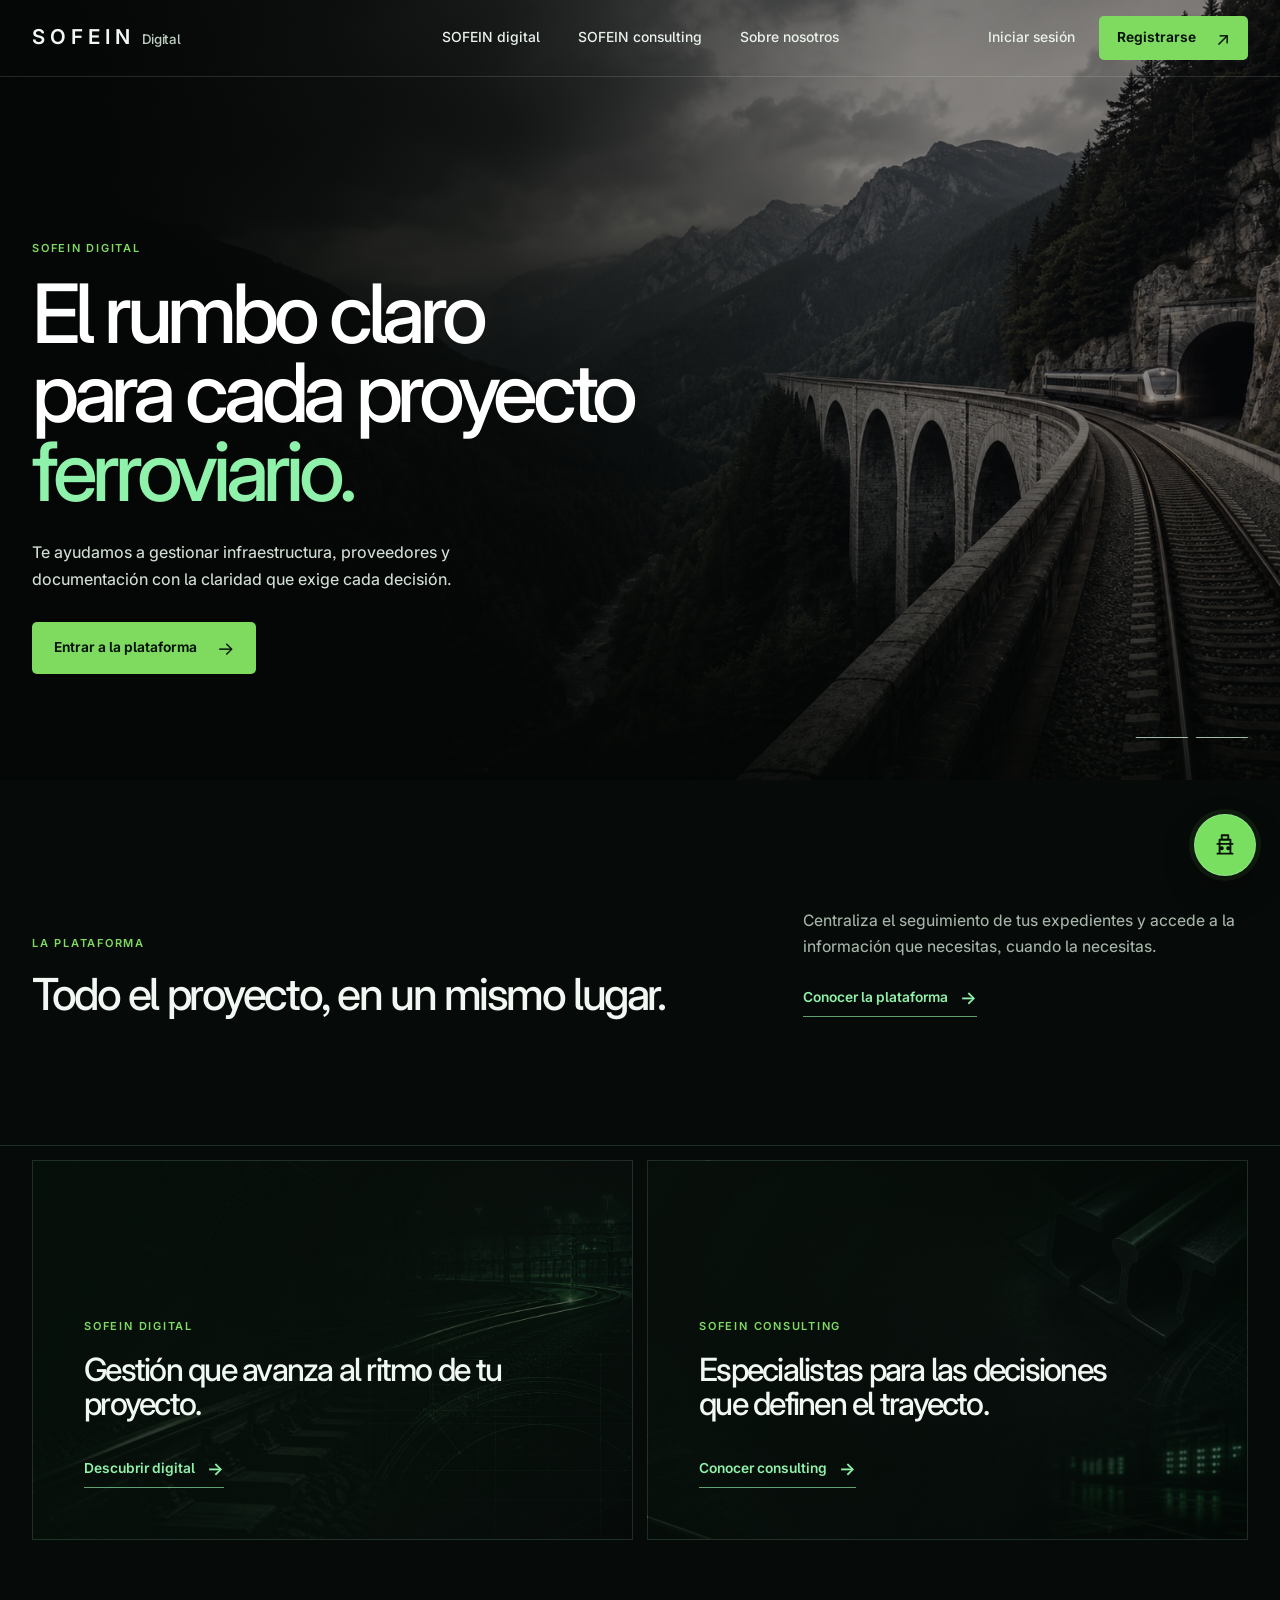
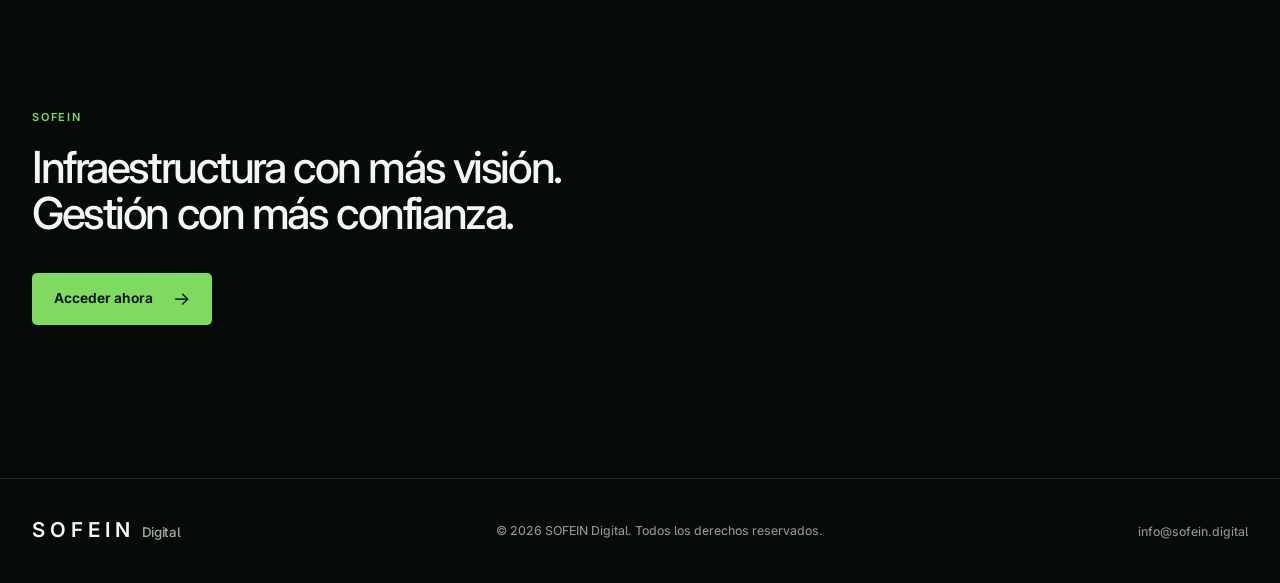
<file: index.html>
<!doctype html>
<html lang="es">
  <head>
    <meta charset="utf-8" />
    <meta name="viewport" content="width=device-width, initial-scale=1" />
    <title>SOFEIN Digital | Gestión ferroviaria</title>
    <meta
      name="description"
      content="Plataforma privada de gestion, trazabilidad y soporte documental para proyectos del sector ferroviario."
    />
    <link rel="stylesheet" href="styles.css" />
      <link rel="icon" type="image/svg+xml" href="assets/favicon.svg" />
  </head>
  <body class="digital-landing">
    <header class="digital-header" id="topbar">
      <div class="digital-shell digital-header-inner">
        <a class="digital-brand" href="index.html" aria-label="SOFEIN Digital, inicio"><span class="digital-brand-name">SOFEIN</span><span class="digital-brand-sub">Digital</span></a>
        <nav class="digital-nav" aria-label="Navegación principal">
          <a href="sofein-digital.html">SOFEIN digital</a><a href="consulting.html">SOFEIN consulting</a><a href="sobre-nosotros.html">Sobre nosotros</a>
        </nav>
        <div class="digital-actions">
          <a class="digital-login" href="app.html#cliente">Iniciar sesión</a>
          <a class="digital-button" href="app.html#admin">Registrarse <span aria-hidden="true">↗</span></a>
          <button class="digital-menu" id="navToggle" type="button" aria-label="Abrir menú" aria-expanded="false"><svg width="20" height="20" viewBox="0 0 24 24" fill="none" stroke="currentColor" stroke-width="1.8" stroke-linecap="round"><path d="M4 7h16M4 12h16M4 17h16" /></svg></button>
        </div>
      </div>
    </header>

    <main>
      <section class="digital-hero" id="digital">
        <div class="digital-hero-image" aria-hidden="true"></div>
        <div class="digital-shell digital-hero-content">
          <p class="digital-index">SOFEIN DIGITAL</p>
          <h1>El rumbo claro<br />para cada proyecto<br /><em>ferroviario.</em></h1>
          <p class="digital-lead">Te ayudamos a gestionar infraestructura, proveedores y documentación con la claridad que exige cada decisión.</p>
          <a class="digital-button digital-button-large" href="app.html#admin">Entrar a la plataforma <span aria-hidden="true">→</span></a>
        </div>
        <div class="digital-rail-line" aria-hidden="true"><span></span><span></span></div>
      </section>

      <section class="digital-entry" aria-labelledby="entry-title">
        <div class="digital-shell digital-entry-inner"><div><p class="digital-index">LA PLATAFORMA</p><h2 id="entry-title">Todo el proyecto, en un mismo lugar.</h2></div><div class="digital-entry-copy"><p>Centraliza el seguimiento de tus expedientes y accede a la información que necesitas, cuando la necesitas.</p><a class="digital-text-link" href="app.html#cliente">Conocer la plataforma <span aria-hidden="true">→</span></a></div></div>
      </section>

      <section class="digital-services" id="consulting"><div class="digital-shell digital-services-grid"><article class="digital-service-card"><p class="digital-index">SOFEIN DIGITAL</p><h2>Gestión que avanza al ritmo de tu proyecto.</h2><a class="digital-text-link" href="app.html#admin">Descubrir digital <span aria-hidden="true">→</span></a></article><article class="digital-service-card consulting-card"><p class="digital-index">SOFEIN CONSULTING</p><h2>Especialistas para las decisiones que definen el trayecto.</h2><a class="digital-text-link" href="consulting.html">Conocer consulting <span aria-hidden="true">→</span></a></article></div></section>

      <section class="digital-cta" id="nosotros"><div class="digital-shell digital-cta-inner"><p class="digital-index">SOFEIN</p><h2>Infraestructura con más visión.<br />Gestión con más confianza.</h2><a class="digital-button digital-button-large" href="app.html#admin">Acceder ahora <span aria-hidden="true">→</span></a></div></section>
    </main>

    <footer class="digital-footer">
      <div class="digital-shell digital-footer-inner">
        <a class="digital-brand" href="index.html"><span class="digital-brand-name">SOFEIN</span><span class="digital-brand-sub">Digital</span></a>
        <p>&copy; 2026 SOFEIN Digital. Todos los derechos reservados.</p>
        <a href="mailto:info@sofein.digital">info@sofein.digital</a>
      </div>
    </footer>

    <aside class="sofein-chat" aria-label="Asistente SOFEIN">
      <section class="sofein-chat-panel" id="chatPanel" aria-hidden="true">
        <header><span class="sofein-chat-avatar" aria-hidden="true"><svg width="20" height="20" viewBox="0 0 24 24" fill="none" stroke="currentColor" stroke-width="1.8" stroke-linecap="round" stroke-linejoin="round"><rect x="5" y="3" width="14" height="14" rx="3"/><path d="M8 8h.01M16 8h.01M7 17l-2 4M17 17l2 4M5 13h14"/></svg></span><div><strong>Asistente SOFEIN</strong><small>En línea</small></div><button id="chatClose" type="button" aria-label="Cerrar asistente">×</button></header>
        <div class="sofein-chat-messages" id="chatMessages" aria-live="polite"><p class="sofein-chat-message bot">Hola, soy el asistente de SOFEIN Digital. ¿En qué puedo ayudarte?</p></div>
        <form class="sofein-chat-form" id="chatForm"><input id="chatInput" aria-label="Escribe tu mensaje" placeholder="Escribe tu consulta…" autocomplete="off" /><button type="submit" aria-label="Enviar mensaje">↑</button></form>
      </section>
      <button class="sofein-chat-toggle" id="chatToggle" type="button" aria-label="Abrir asistente SOFEIN" aria-expanded="false"><svg width="26" height="26" viewBox="0 0 24 24" fill="none" stroke="currentColor" stroke-width="1.75" stroke-linecap="round" stroke-linejoin="round" aria-hidden="true"><path d="M5 20h14M7 20V7h10v13M5 11h14"/><path d="M9 3h6v4H9z"/><circle cx="9" cy="15" r="1"/><circle cx="15" cy="15" r="1"/></svg><span>Habla con SOFEIN</span></button>
    </aside>

    <script>
      const t = document.getElementById("topbar");
      document.getElementById("navToggle").addEventListener("click", function () {
        const open = t.classList.toggle("nav-open");
        this.setAttribute("aria-expanded", String(open));
      });
      t.querySelectorAll(".digital-nav a").forEach(function (a) {
        a.addEventListener("click", function () { t.classList.remove("nav-open"); });
      });

      const chatToggle = document.getElementById("chatToggle");
      const chatPanel = document.getElementById("chatPanel");
      const setChatOpen = function (open) {
        chatPanel.classList.toggle("is-open", open);
        chatPanel.setAttribute("aria-hidden", String(!open));
        chatToggle.setAttribute("aria-expanded", String(open));
      };
      chatToggle.addEventListener("click", function () { setChatOpen(!chatPanel.classList.contains("is-open")); });
      document.getElementById("chatClose").addEventListener("click", function () { setChatOpen(false); });
      document.getElementById("chatForm").addEventListener("submit", function (event) {
        event.preventDefault();
        const input = document.getElementById("chatInput");
        const message = input.value.trim();
        if (!message) return;
        const messages = document.getElementById("chatMessages");
        messages.insertAdjacentHTML("beforeend", `<p class="sofein-chat-message user">${message.replace(/[&<>]/g, function (char) { return {"&":"&amp;","<":"&lt;",">":"&gt;"}[char]; })}</p><p class="sofein-chat-message bot">Gracias. Puedo orientarte sobre SOFEIN Digital, Consulting y el acceso a la plataforma.</p>`);
        input.value = "";
        messages.scrollTop = messages.scrollHeight;
      });
    </script>
  </body>
</html>
</file>
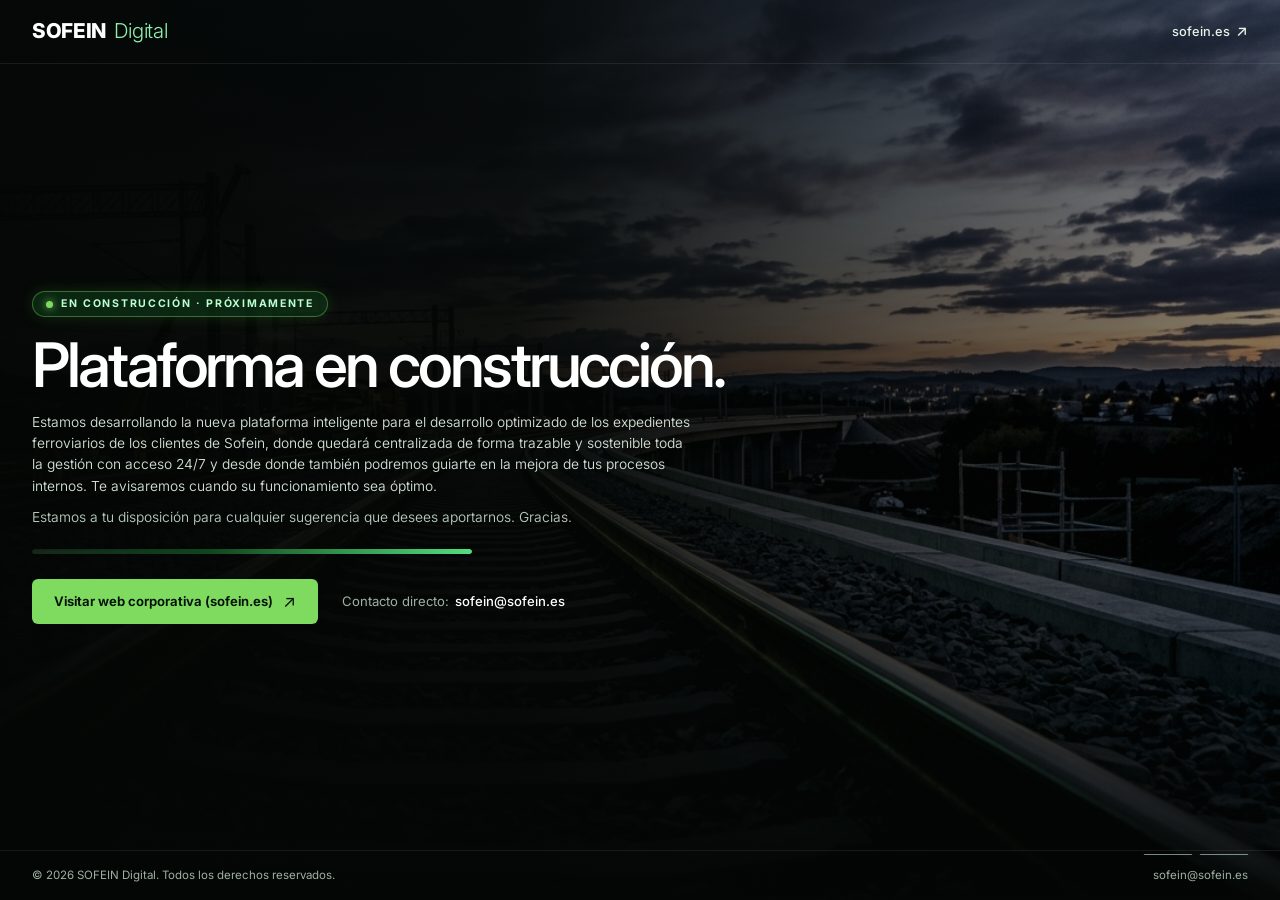
<file: sofeindigital-standalone/index.html>
<!doctype html>
<html lang="es">
  <head>
    <meta charset="utf-8" />
    <meta name="viewport" content="width=device-width, initial-scale=1" />
    <title>SOFEIN Digital | Plataforma en construcción</title>
    <meta
      name="description"
      content="Plataforma en construcción. SOFEIN Digital: la nueva plataforma inteligente para el desarrollo optimizado de expedientes ferroviarios."
    />
    <link rel="icon" type="image/svg+xml" href="assets/favicon.svg" />
    <link rel="preconnect" href="https://fonts.googleapis.com" />
    <link rel="preconnect" href="https://fonts.gstatic.com" crossorigin />
    <link
      href="https://fonts.googleapis.com/css2?family=Inter:wght@300;400;500;600;700;800&display=swap"
      rel="stylesheet"
    />
    <style>
      :root {
        --digital-bg: #030604;
        --digital-text: #f1f7f3;
        --digital-muted: #9eb1a3;
        --digital-green: #7edb60;
        --digital-green-bright: #8ff2aa;
        --digital-green-deep: #10451d;
        --font-sans: 'Inter', -apple-system, BlinkMacSystemFont, 'Segoe UI', Roboto, sans-serif;
      }

      * {
        box-sizing: border-box;
        margin: 0;
        padding: 0;
      }

      html, body {
        width: 100%;
        height: 100vh;
        max-height: 100vh;
        overflow: hidden;
        background-color: var(--digital-bg);
        color: var(--digital-text);
        font-family: var(--font-sans);
        line-height: 1.5;
        -webkit-font-smoothing: antialiased;
      }

      .digital-shell {
        width: min(1280px, calc(100% - clamp(32px, 5vw, 80px)));
        margin-inline: auto;
      }

      /* Viewport container strictly fitted to 100vh */
      .digital-hero-screen {
        position: relative;
        width: 100%;
        height: 100vh;
        max-height: 100vh;
        display: flex;
        flex-direction: column;
        justify-content: space-between;
        overflow: hidden;
        isolation: isolate;
      }

      /* Background image with horizontal gradient fade */
      .digital-hero-image {
        position: absolute;
        inset: 0;
        z-index: -2;
        background: url('assets/digital-hero-v2.jpg') center right / cover no-repeat;
        filter: saturate(0.72) contrast(1.1) brightness(0.68);
      }

      .digital-hero-overlay {
        position: absolute;
        inset: 0;
        z-index: -1;
        background: 
          linear-gradient(90deg, rgba(3, 6, 4, 0.97) 0%, rgba(3, 6, 4, 0.91) 40%, rgba(3, 6, 4, 0.5) 72%, rgba(3, 6, 4, 0.22) 100%),
          linear-gradient(0deg, rgba(3, 6, 4, 0.94) 0%, transparent 40%);
      }

      /* Header */
      .digital-header {
        position: relative;
        z-index: 5;
        border-bottom: 1px solid rgba(235, 250, 240, 0.08);
        flex-shrink: 0;
      }

      .digital-header-inner {
        display: flex;
        min-height: clamp(56px, 7vh, 72px);
        align-items: center;
        justify-content: space-between;
        gap: 20px;
      }

      /* Logo strictly matching the provided reference: SOFEIN in bold white + Digital in thin light green */
      .digital-brand {
        display: inline-flex;
        align-items: baseline;
        gap: 8px;
        text-decoration: none;
      }

      .brand-sofein {
        color: #ffffff;
        font-size: clamp(1.2rem, 1.6vw, 1.48rem);
        font-weight: 800;
        letter-spacing: -0.015em;
        line-height: 1;
      }

      .brand-digital {
        color: #8ff2aa;
        font-size: clamp(1.2rem, 1.6vw, 1.48rem);
        font-weight: 300;
        letter-spacing: -0.01em;
        line-height: 1;
      }

      .digital-corp-link {
        display: inline-flex;
        align-items: center;
        gap: 6px;
        color: #e9f2eb;
        font-size: clamp(0.8rem, 1vw, 0.88rem);
        font-weight: 500;
        text-decoration: none;
        transition: color 0.2s ease;
      }

      .digital-corp-link:hover {
        color: var(--digital-green);
      }

      .digital-corp-link span.arrow {
        font-size: 0.95rem;
        transition: transform 0.2s ease;
      }

      .digital-corp-link:hover span.arrow {
        transform: translate(2px, -2px);
      }

      /* Hero Content (Aligned Left, compact to fit 100vh) */
      main.digital-hero-main {
        flex: 1;
        display: flex;
        flex-direction: column;
        justify-content: center;
        min-height: 0;
      }

      .digital-hero-content {
        max-width: 740px;
        padding-block: clamp(12px, 2.5vh, 28px);
      }

      /* Status Pill */
      .status-pill-wrap {
        margin-bottom: clamp(12px, 1.8vh, 18px);
      }

      .status-pill {
        display: inline-flex;
        align-items: center;
        gap: 8px;
        padding: 4px 13px;
        background: rgba(16, 69, 29, 0.5);
        border: 1px solid rgba(126, 219, 96, 0.4);
        border-radius: 999px;
        color: #baffd0;
        font-size: clamp(0.66rem, 0.78vw, 0.72rem);
        font-weight: 700;
        letter-spacing: 0.16em;
        text-transform: uppercase;
        box-shadow: 0 0 16px rgba(126, 219, 96, 0.15);
      }

      .pulse-dot {
        width: 7px;
        height: 7px;
        background: var(--digital-green);
        border-radius: 50%;
        box-shadow: 0 0 8px var(--digital-green);
        animation: pulse 1.9s infinite ease-in-out;
      }

      @keyframes pulse {
        0%, 100% {
          transform: scale(0.9);
          opacity: 0.75;
        }
        50% {
          transform: scale(1.35);
          opacity: 1;
          box-shadow: 0 0 12px var(--digital-green);
        }
      }

      /* Headline: "Plataforma en construcción." */
      .digital-hero-content h1 {
        margin: 0;
        color: #ffffff;
        font-size: clamp(2.2rem, 4.8vw, 4.1rem);
        font-weight: 550;
        letter-spacing: -0.05em;
        line-height: 1.04;
      }

      /* Lead Text exact requested wording */
      .digital-lead {
        max-width: 660px;
        margin-top: clamp(10px, 1.6vh, 16px);
        margin-bottom: clamp(16px, 2.2vh, 24px);
        color: #d1dfd5;
        font-size: clamp(0.86rem, 1.02vw, 0.98rem);
        line-height: 1.56;
        font-weight: 350;
      }

      .digital-lead-thanks {
        display: block;
        margin-top: 10px;
        color: #b7cabd;
      }

      /* Progress Bar with smooth constant evolution towards the right */
      .progress-bar-container {
        max-width: 440px;
        margin-bottom: clamp(18px, 2.8vh, 28px);
      }

      .progress-bar-track {
        width: 100%;
        height: 5px;
        background: rgba(255, 255, 255, 0.08);
        border-radius: 999px;
        overflow: hidden;
        position: relative;
        box-shadow: inset 0 1px 2px rgba(0, 0, 0, 0.5);
      }

      .progress-bar-fill {
        position: absolute;
        inset: 0;
        width: 100%;
        height: 100%;
        background: linear-gradient(
          90deg,
          rgba(16, 69, 29, 0.3) 0%,
          #10451d 20%,
          #52df7f 50%,
          #baffd0 70%,
          #ffffff 80%,
          rgba(16, 69, 29, 0.3) 100%
        );
        background-size: 200% 100%;
        border-radius: 999px;
        animation: progressEvolution 2.4s cubic-bezier(0.4, 0, 0.2, 1) infinite;
        box-shadow: 0 0 16px rgba(82, 223, 127, 0.5);
      }

      @keyframes progressEvolution {
        0% {
          background-position: 100% 0;
        }
        100% {
          background-position: -100% 0;
        }
      }

      /* Action Row */
      .digital-actions-row {
        display: flex;
        align-items: center;
        gap: clamp(14px, 2vw, 24px);
        flex-wrap: wrap;
      }

      .digital-button {
        display: inline-flex;
        align-items: center;
        justify-content: center;
        gap: 10px;
        min-height: clamp(40px, 5vh, 46px);
        padding: 0 clamp(16px, 1.8vw, 22px);
        border-radius: 6px;
        background: var(--digital-green);
        color: #031107;
        font-size: clamp(0.82rem, 0.95vw, 0.88rem);
        font-weight: 650;
        text-decoration: none;
        transition: background 0.2s, transform 0.2s, box-shadow 0.2s;
      }

      .digital-button:hover {
        background: var(--digital-green-bright);
        transform: translateY(-1px);
        box-shadow: 0 6px 18px rgba(126, 219, 96, 0.25);
      }

      .digital-button span {
        font-size: 1.05rem;
        font-weight: 400;
      }

      .digital-contact-link {
        display: inline-flex;
        align-items: center;
        gap: 6px;
        color: var(--digital-muted);
        font-size: clamp(0.82rem, 0.95vw, 0.88rem);
        text-decoration: none;
        transition: color 0.2s ease;
      }

      .digital-contact-link:hover {
        color: #ffffff;
      }

      .digital-contact-link strong {
        color: #ffffff;
        font-weight: 500;
      }

      /* Railway tracks visual element at bottom right */
      .digital-rail-line {
        position: absolute;
        right: max(32px, calc((100% - 1280px) / 2));
        bottom: clamp(32px, 5vh, 48px);
        display: flex;
        gap: 8px;
        pointer-events: none;
      }

      .digital-rail-line span {
        display: block;
        width: 48px;
        height: 1px;
        background: rgba(215, 247, 223, 0.55);
        transform: skewX(-40deg);
      }

      /* Footer */
      .digital-footer {
        position: relative;
        z-index: 5;
        border-top: 1px solid rgba(235, 250, 240, 0.08);
        flex-shrink: 0;
      }

      .digital-footer-inner {
        display: flex;
        min-height: clamp(44px, 5.5vh, 54px);
        align-items: center;
        justify-content: space-between;
        gap: 16px;
        font-size: clamp(0.72rem, 0.85vw, 0.78rem);
        color: var(--digital-muted);
      }

      .digital-footer-inner a {
        color: var(--digital-muted);
        text-decoration: none;
        transition: color 0.2s;
      }

      .digital-footer-inner a:hover {
        color: #ffffff;
      }

      @media (max-width: 640px) {
        .digital-actions-row {
          flex-direction: column;
          align-items: flex-start;
          gap: 12px;
        }

        .digital-button {
          width: 100%;
        }

        .digital-rail-line {
          display: none;
        }

        .digital-footer-inner {
          flex-direction: column;
          align-items: flex-start;
          padding: 10px 0;
          gap: 4px;
        }
      }
    </style>
  </head>
  <body>
    <div class="digital-hero-screen">
      <!-- Background Image & Gradient overlay matching sofein.vercel.app -->
      <div class="digital-hero-image" aria-hidden="true"></div>
      <div class="digital-hero-overlay" aria-hidden="true"></div>

      <!-- Header -->
      <header class="digital-header">
        <div class="digital-shell digital-header-inner">
          <a class="digital-brand" href="https://sofein.es/" aria-label="SOFEIN Digital">
            <span class="brand-sofein">SOFEIN</span>
            <span class="brand-digital">Digital</span>
          </a>
          <a class="digital-corp-link" href="https://sofein.es/" target="_blank" rel="noopener noreferrer">
            <span>sofein.es</span>
            <span class="arrow">↗</span>
          </a>
        </div>
      </header>

      <!-- Main Center-Left Content strictly fitted to 100vh -->
      <main class="digital-hero-main">
        <div class="digital-shell">
          <div class="digital-hero-content">
            <!-- Status Badge -->
            <div class="status-pill-wrap">
              <div class="status-pill">
                <span class="pulse-dot"></span>
                <span>En Construcción · Próximamente</span>
              </div>
            </div>

            <!-- Title: Strictly "Plataforma en construcción." -->
            <h1>Plataforma en construcción.</h1>

            <!-- Lead: Exact requested wording -->
            <p class="digital-lead">
              Estamos desarrollando la nueva plataforma inteligente para el desarrollo optimizado de los expedientes ferroviarios de los clientes de Sofein, donde quedará centralizada de forma trazable y sostenible toda la gestión con acceso 24/7 y desde donde también podremos guiarte en la mejora de tus procesos internos. Te avisaremos cuando su funcionamiento sea óptimo.
              <span class="digital-lead-thanks">Estamos a tu disposición para cualquier sugerencia que desees aportarnos. Gracias.</span>
            </p>

            <!-- Progress Bar with constant evolution towards the right -->
            <div class="progress-bar-container" aria-label="Progreso continuo de integración">
              <div class="progress-bar-track">
                <div class="progress-bar-fill"></div>
              </div>
            </div>

            <!-- Action buttons -->
            <div class="digital-actions-row">
              <a class="digital-button" href="https://sofein.es/" target="_blank" rel="noopener noreferrer">
                Visitar web corporativa (sofein.es) <span aria-hidden="true">↗</span>
              </a>
              <a class="digital-contact-link" href="mailto:sofein@sofein.es">
                <span>Contacto directo:</span> <strong>sofein@sofein.es</strong>
              </a>
            </div>
          </div>
        </div>
      </main>

      <!-- Skewed Railway Lines decoration -->
      <div class="digital-rail-line" aria-hidden="true">
        <span></span>
        <span></span>
      </div>

      <!-- Footer -->
      <footer class="digital-footer">
        <div class="digital-shell digital-footer-inner">
          <p>&copy; 2026 SOFEIN Digital. Todos los derechos reservados.</p>
          <a href="mailto:sofein@sofein.es">sofein@sofein.es</a>
        </div>
      </footer>
    </div>
  </body>
</html>
</file>
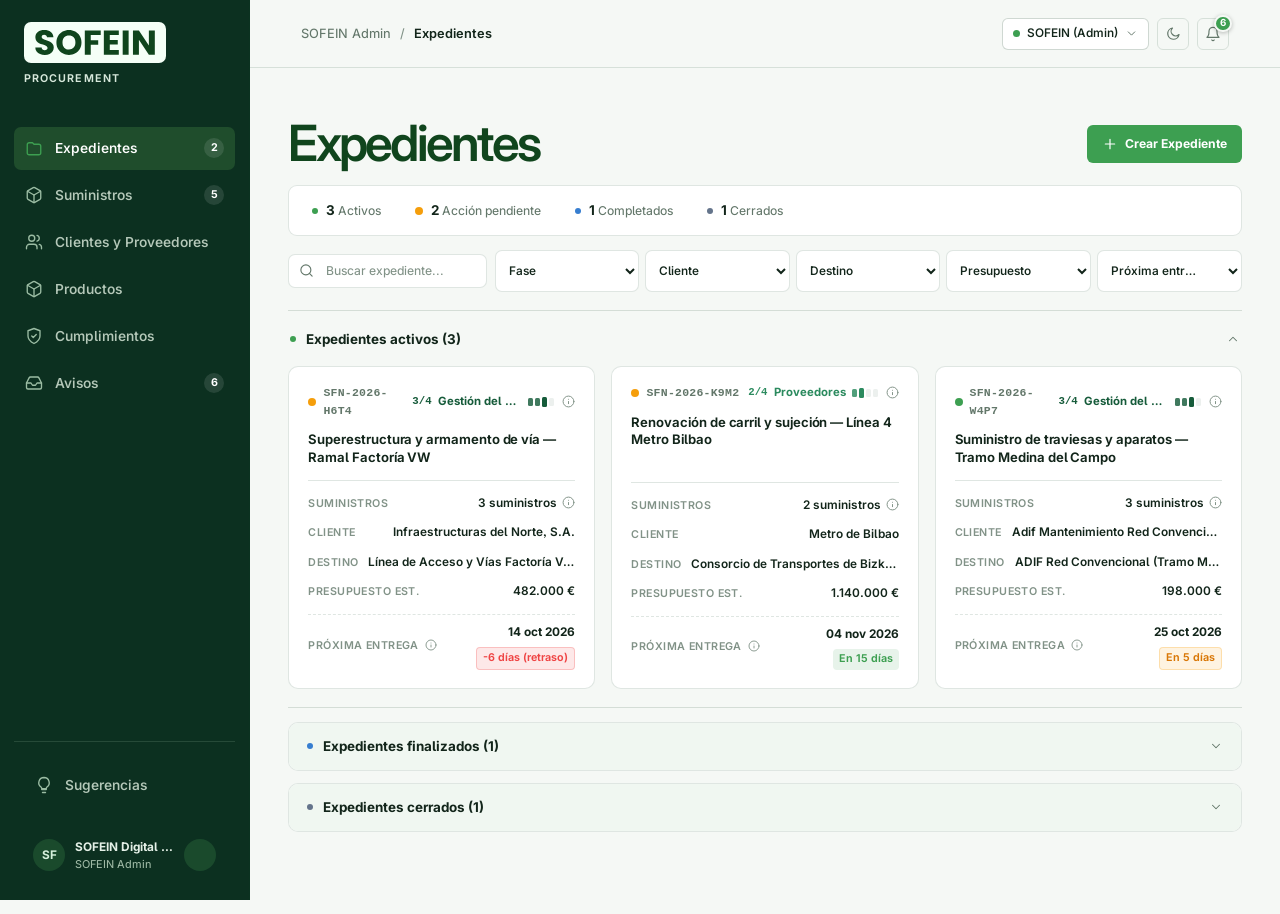
<file: admin.html>
<!doctype html>
<html lang="es">
  <head>
    <meta charset="utf-8" />
    <meta http-equiv="refresh" content="0; url=app.html#admin" />
    <link rel="canonical" href="app.html#admin" />
    <title>SOFEIN | Administracion</title>
      <link rel="icon" type="image/svg+xml" href="assets/favicon.svg" />
  </head>
  <body>
    <p>Redirigiendo a administracion... <a href="app.html#admin">Continuar</a></p>
    <script>location.replace("app.html#admin");</script>
  </body>
</html>
</file>
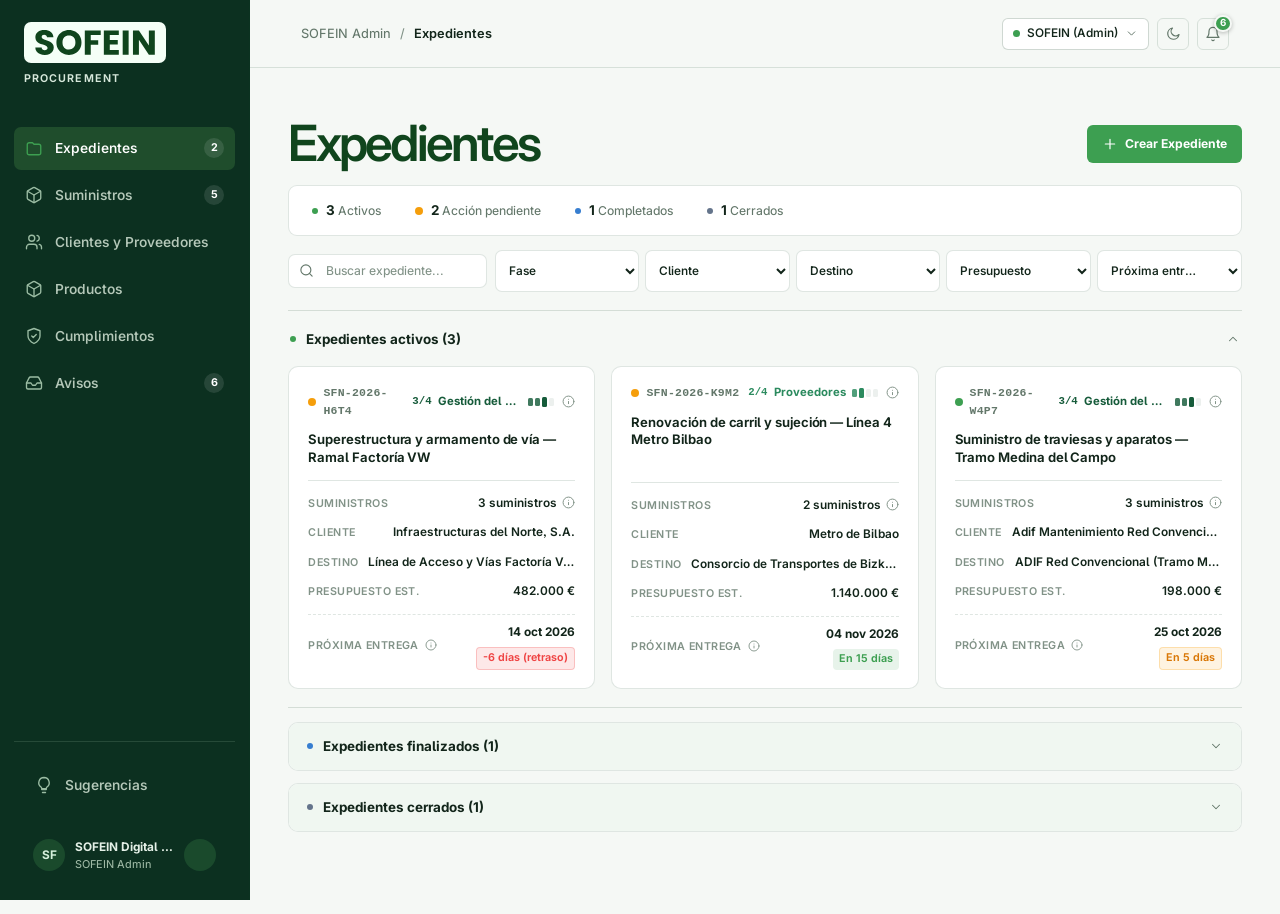
<file: app.html>
<!doctype html>
<html lang="es">
  <head>
    <meta charset="utf-8" />
    <meta name="viewport" content="width=device-width, initial-scale=1" />
    <title>SOFEIN Procurement | Plataforma Ferroviaria B2B</title>
    <meta name="description" content="SOFEIN Procurement — Plataforma privada de gestión de expedientes estancos, proveedores y trazabilidad para el sector ferroviario." />
    <link rel="stylesheet" href="styles.css?v=procurement-v63" />
      <link rel="icon" type="image/svg+xml" href="assets/favicon.svg" />
  </head>
  <body>
    <div id="app" class="app"></div>
    <script src="app.js?v=procurement-v63"></script>
  </body>
</html>
</file>
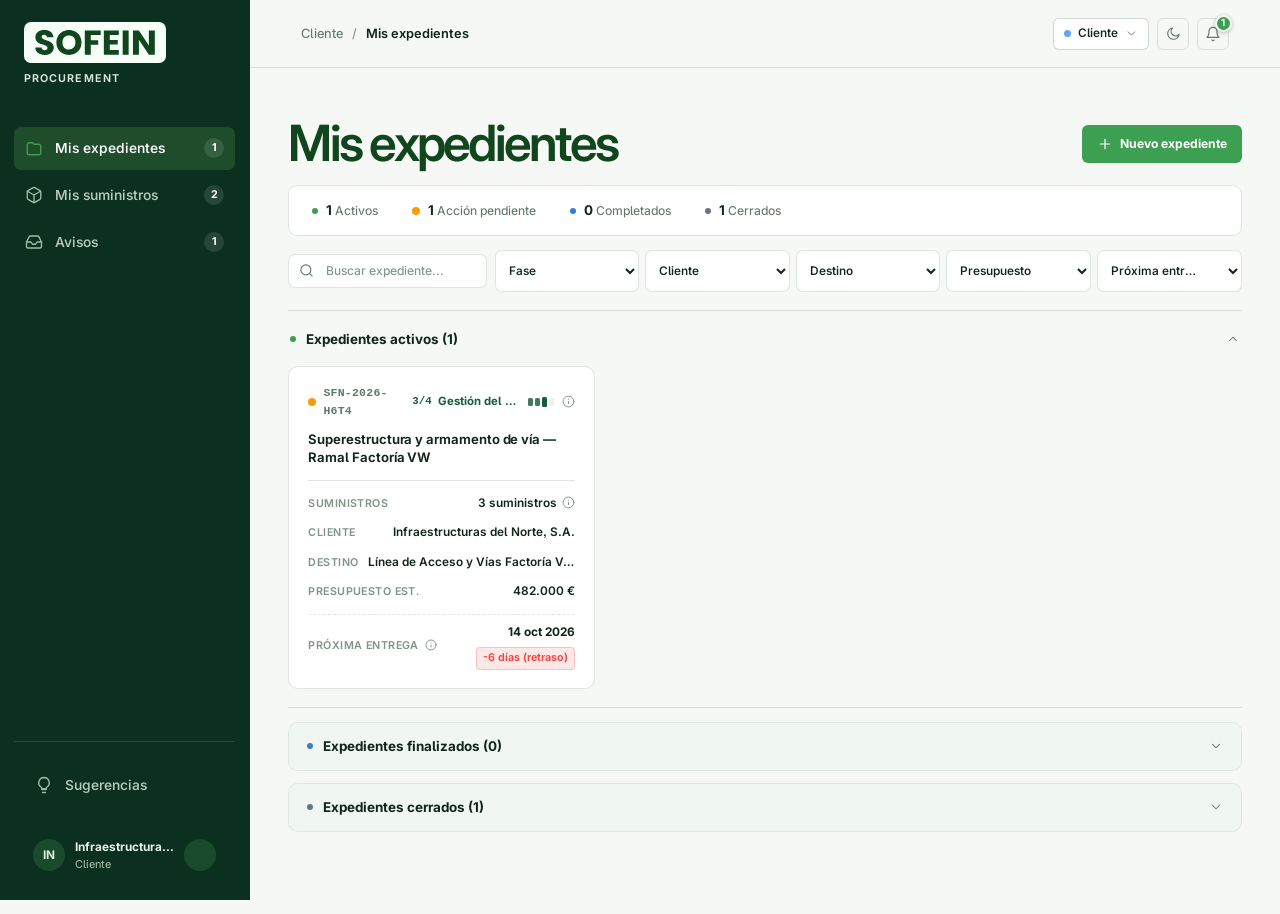
<file: cliente.html>
<!doctype html>
<html lang="es">
  <head>
    <meta charset="utf-8" />
    <meta http-equiv="refresh" content="0; url=app.html#cliente" />
    <link rel="canonical" href="app.html#cliente" />
    <title>SOFEIN | Portal cliente</title>
      <link rel="icon" type="image/svg+xml" href="assets/favicon.svg" />
  </head>
  <body>
    <p>Redirigiendo al portal cliente... <a href="app.html#cliente">Continuar</a></p>
    <script>location.replace("app.html#cliente");</script>
  </body>
</html>
</file>
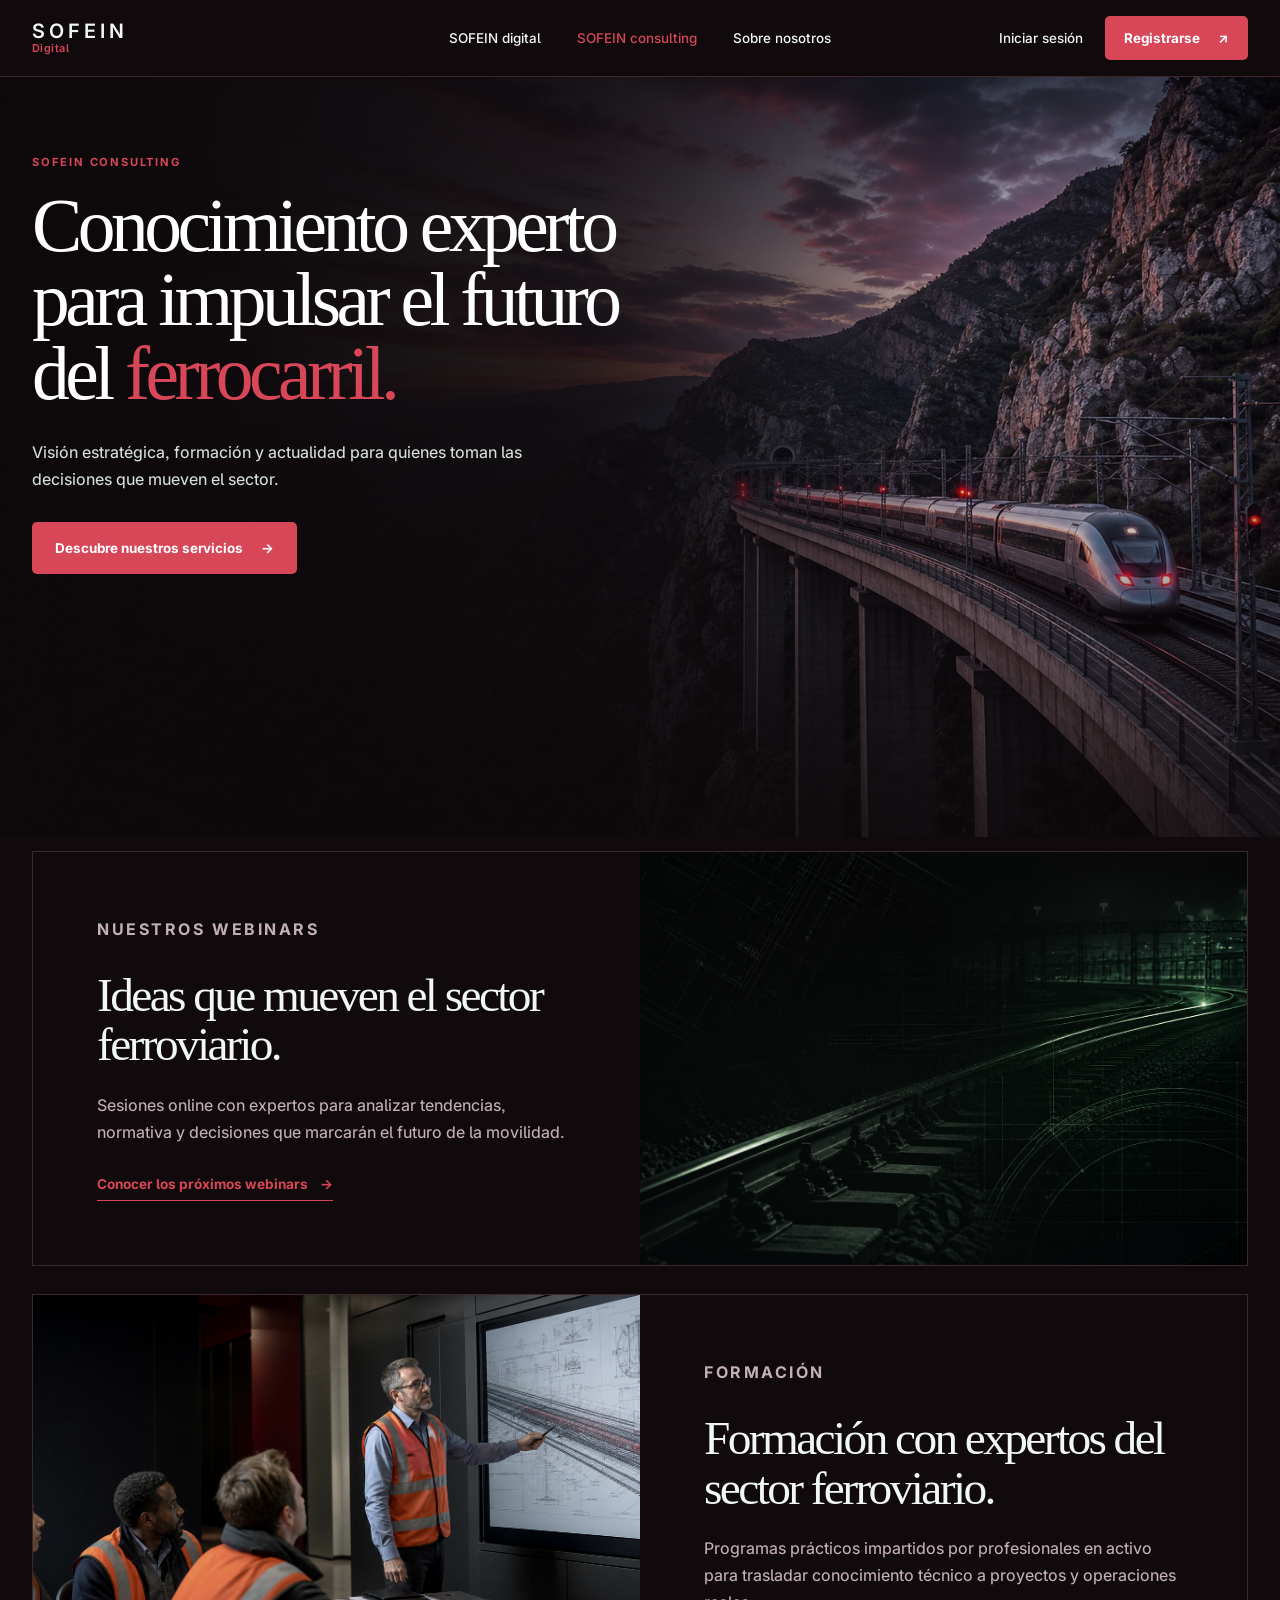
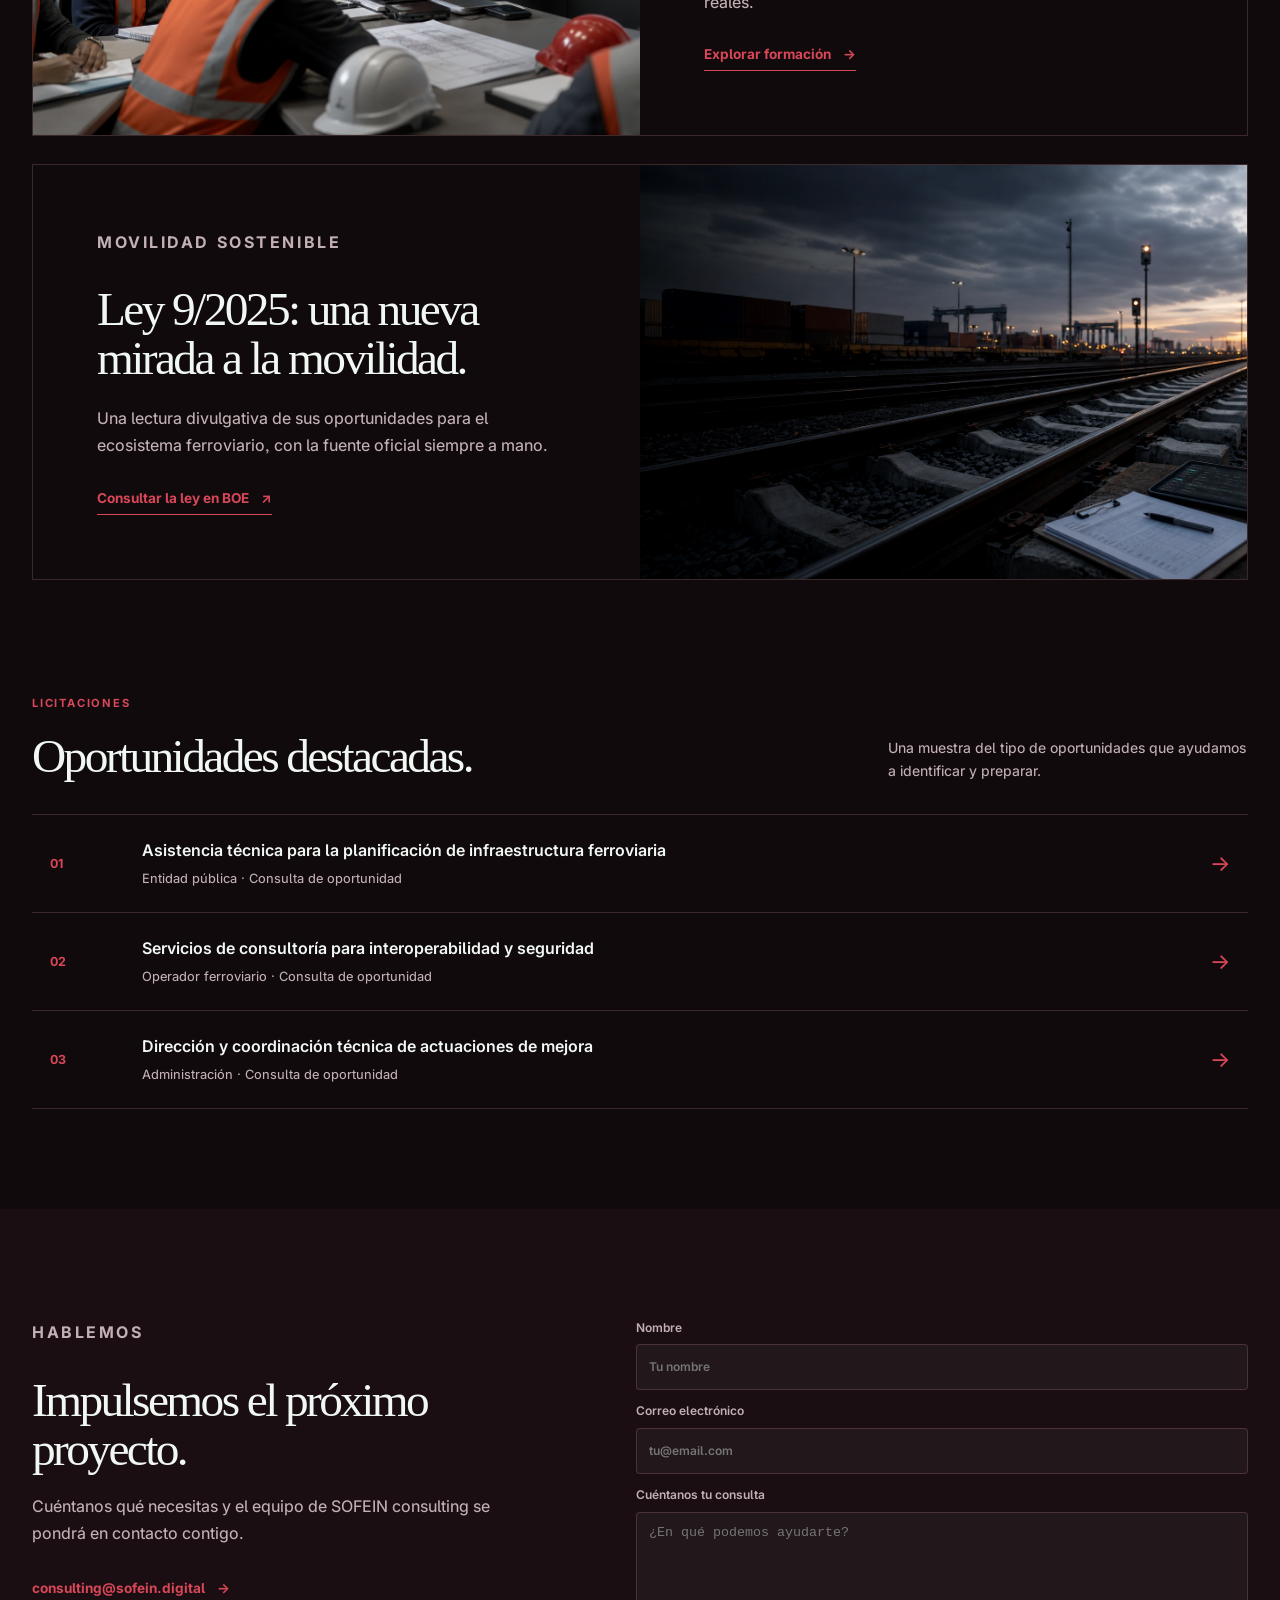
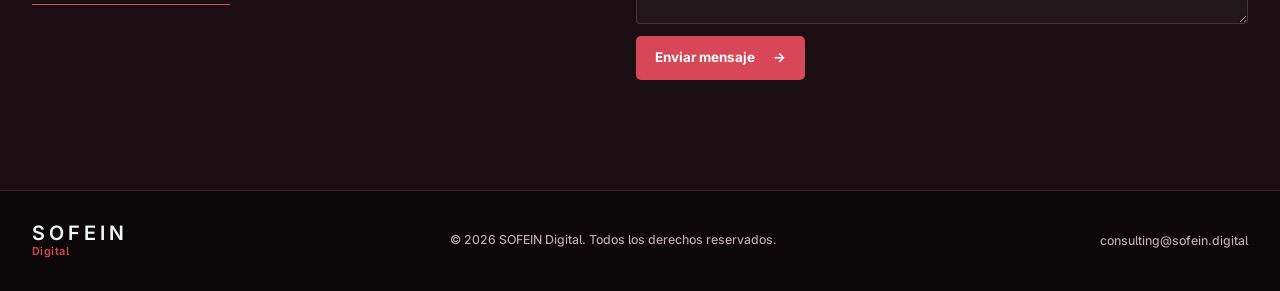
<file: consulting.html>
<!doctype html>
<html lang="es">
  <head>
    <meta charset="utf-8" />
    <meta name="viewport" content="width=device-width, initial-scale=1" />
    <title>SOFEIN consulting | Especialistas ferroviarios</title>
    <meta name="description" content="SOFEIN consulting: conocimiento, formación y oportunidades para el sector ferroviario." />
    <link rel="stylesheet" href="styles.css" />
      <link rel="icon" type="image/svg+xml" href="assets/favicon.svg" />
  </head>
  <body class="product-page product-red">
    <header class="product-header" id="topbar"><div class="product-shell product-header-inner"><a class="product-brand brand-stacked" href="index.html"><span>SOFEIN</span><small>Digital</small></a><nav class="product-nav" aria-label="Navegación principal"><a href="sofein-digital.html">SOFEIN digital</a><a class="active" href="consulting.html">SOFEIN consulting</a><a href="sobre-nosotros.html">Sobre nosotros</a></nav><div class="product-actions"><a class="product-login" href="app.html#cliente">Iniciar sesión</a><a class="product-button" href="app.html#admin">Registrarse <span>↗</span></a><button class="product-menu" id="navToggle" type="button" aria-label="Abrir menú" aria-expanded="false">☰</button></div></div></header>
    <main>
      <section class="product-hero consulting-product-hero"><div class="product-shell product-hero-copy"><p class="product-overline">SOFEIN CONSULTING</p><h1>Conocimiento experto<br />para impulsar el futuro<br />del <em>ferrocarril.</em></h1><p>Visión estratégica, formación y actualidad para quienes toman las decisiones que mueven el sector.</p><a class="product-button product-button-large" href="#contacto">Descubre nuestros servicios <span>→</span></a></div></section>
      <section class="consulting-feature"><div class="product-shell feature-grid"><div><p class="product-overline">NUESTROS WEBINARS</p><h2>Ideas que mueven el sector ferroviario.</h2><p>Sesiones online con expertos para analizar tendencias, normativa y decisiones que marcarán el futuro de la movilidad.</p><a class="product-text-link" href="#contacto">Conocer los próximos webinars <span>→</span></a></div><img src="assets/premium-rail-bg.png" alt="Vías ferroviarias" /></div></section>
      <section class="consulting-feature feature-reverse"><div class="product-shell feature-grid"><img src="assets/consulting-training.png" alt="Formación técnica con expertos ferroviarios" /><div><p class="product-overline">FORMACIÓN</p><h2>Formación con expertos del sector ferroviario.</h2><p>Programas prácticos impartidos por profesionales en activo para trasladar conocimiento técnico a proyectos y operaciones reales.</p><a class="product-text-link" href="#contacto">Explorar formación <span>→</span></a></div></div></section>
      <section class="consulting-law"><div class="product-shell feature-grid"><div><p class="product-overline">MOVILIDAD SOSTENIBLE</p><h2>Ley 9/2025: una nueva mirada a la movilidad.</h2><p>Una lectura divulgativa de sus oportunidades para el ecosistema ferroviario, con la fuente oficial siempre a mano.</p><a class="product-text-link" href="https://www.boe.es/buscar/act.php?id=BOE-A-2025-24545" target="_blank" rel="noopener">Consultar la ley en BOE <span>↗</span></a></div><img src="assets/rail-hero.png" alt="Tren sobre una vía rodeada de naturaleza" /></div></section>
      <section class="tenders-section"><div class="product-shell"><div class="tenders-head"><div><p class="product-overline">LICITACIONES</p><h2>Oportunidades destacadas.</h2></div><p>Una muestra del tipo de oportunidades que ayudamos a identificar y preparar.</p></div><div class="tender-list"><article><span class="tender-mark">01</span><div><h3>Asistencia técnica para la planificación de infraestructura ferroviaria</h3><p>Entidad pública · Consulta de oportunidad</p></div><a href="#contacto" aria-label="Consultar oportunidad de planificación ferroviaria">→</a></article><article><span class="tender-mark">02</span><div><h3>Servicios de consultoría para interoperabilidad y seguridad</h3><p>Operador ferroviario · Consulta de oportunidad</p></div><a href="#contacto" aria-label="Consultar oportunidad de interoperabilidad">→</a></article><article><span class="tender-mark">03</span><div><h3>Dirección y coordinación técnica de actuaciones de mejora</h3><p>Administración · Consulta de oportunidad</p></div><a href="#contacto" aria-label="Consultar oportunidad de coordinación técnica">→</a></article></div></div></section>
      <section class="contact-section" id="contacto"><div class="product-shell contact-grid"><div><p class="product-overline">HABLEMOS</p><h2>Impulsemos el próximo proyecto.</h2><p>Cuéntanos qué necesitas y el equipo de SOFEIN consulting se pondrá en contacto contigo.</p><a class="product-text-link" href="mailto:consulting@sofein.digital">consulting@sofein.digital <span>→</span></a></div><form><label>Nombre<input type="text" placeholder="Tu nombre" /></label><label>Correo electrónico<input type="email" placeholder="tu@email.com" /></label><label>Cuéntanos tu consulta<textarea placeholder="¿En qué podemos ayudarte?"></textarea></label><button class="product-button" type="button">Enviar mensaje <span>→</span></button></form></div></section>
    </main>
    <footer class="product-footer"><div class="product-shell"><a class="product-brand brand-stacked" href="index.html"><span>SOFEIN</span><small>Digital</small></a><p>© 2026 SOFEIN Digital. Todos los derechos reservados.</p><a href="mailto:consulting@sofein.digital">consulting@sofein.digital</a></div></footer>
    <script>const t=document.getElementById('topbar'),b=document.getElementById('navToggle');b.addEventListener('click',()=>{const o=t.classList.toggle('nav-open');b.setAttribute('aria-expanded',String(o))});document.querySelectorAll('a').forEach(function(a){a.addEventListener('click',function(){t.classList.remove('nav-open');b.setAttribute('aria-expanded','false')})});</script>
  </body>
</html>
</file>
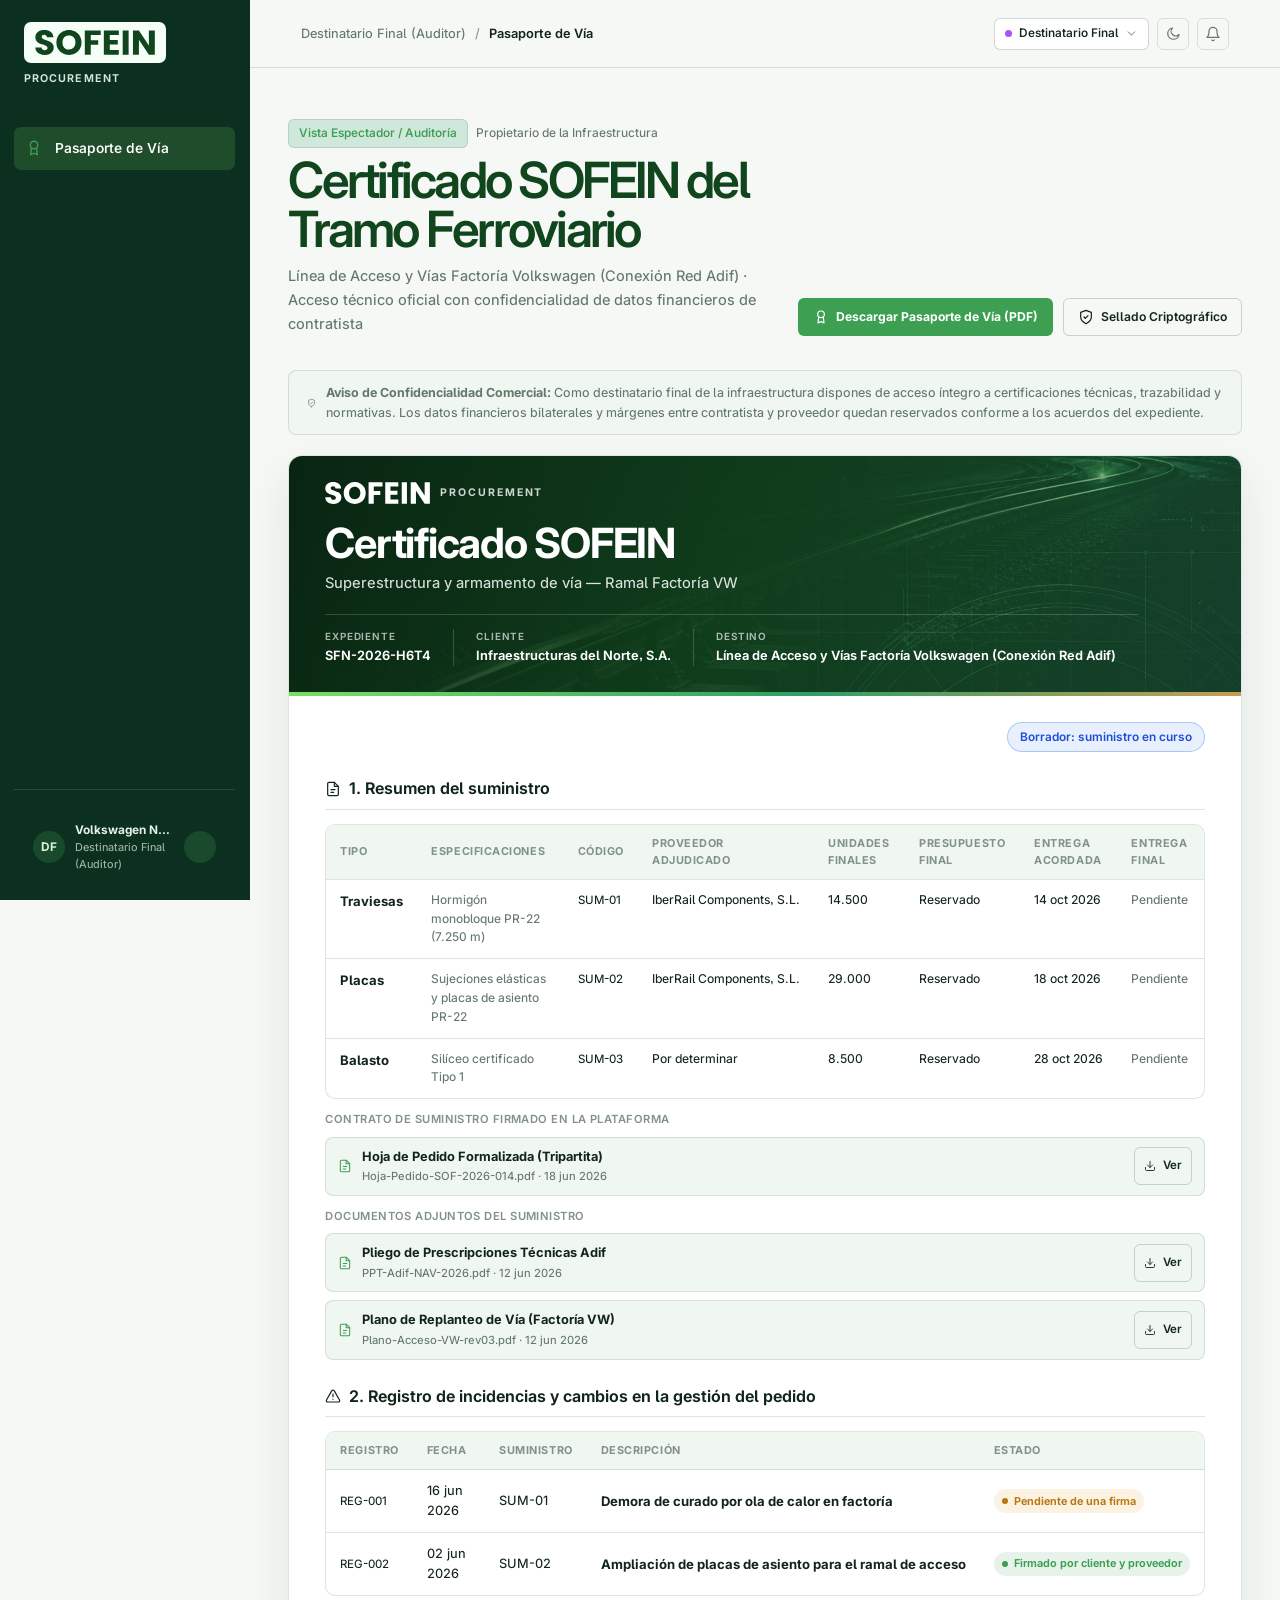
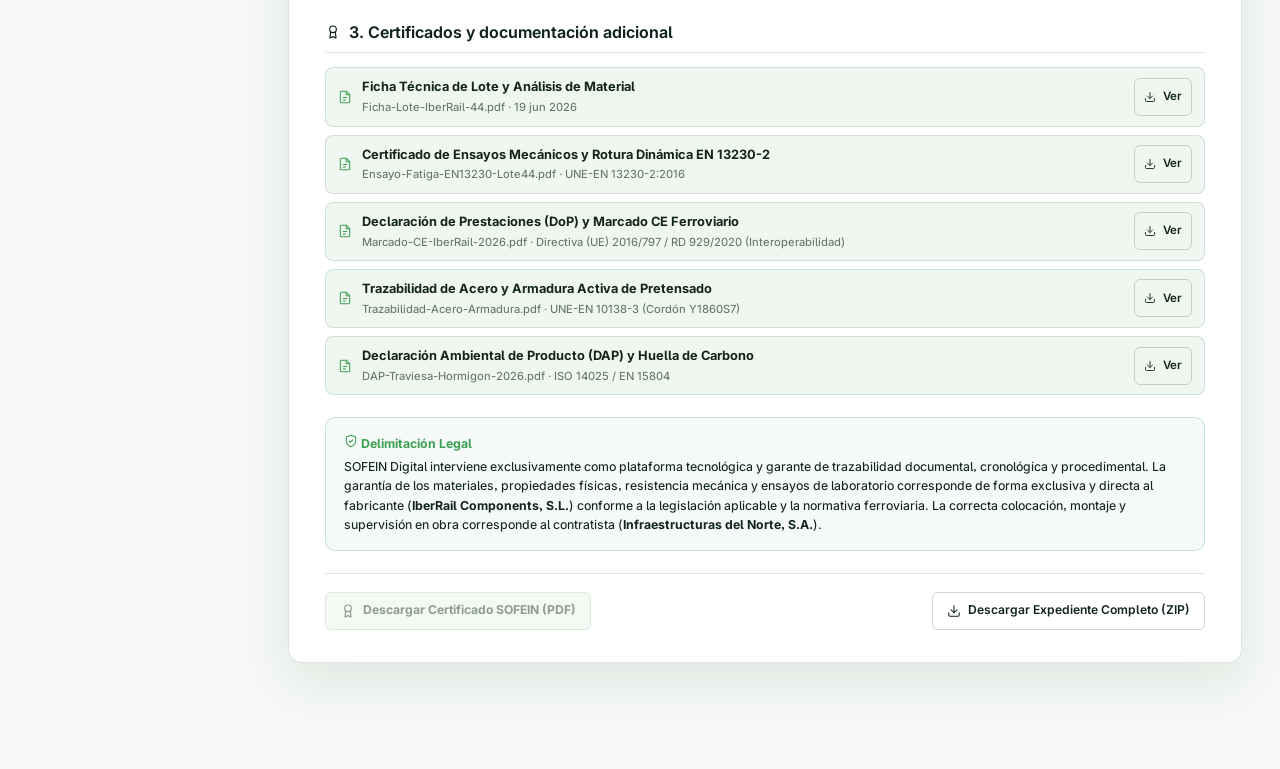
<file: destinatario.html>
<!doctype html>
<html lang="es">
  <head>
    <meta charset="utf-8" />
    <meta http-equiv="refresh" content="0; url=app.html#destinatario" />
    <link rel="canonical" href="app.html#destinatario" />
    <title>SOFEIN Procurement | Destinatario Final (Auditoría)</title>
      <link rel="icon" type="image/svg+xml" href="assets/favicon.svg" />
  </head>
  <body>
    <p>Redirigiendo a vista de destinatario final... <a href="app.html#destinatario">Continuar</a></p>
    <script>location.replace("app.html#destinatario");</script>
  </body>
</html>
</file>
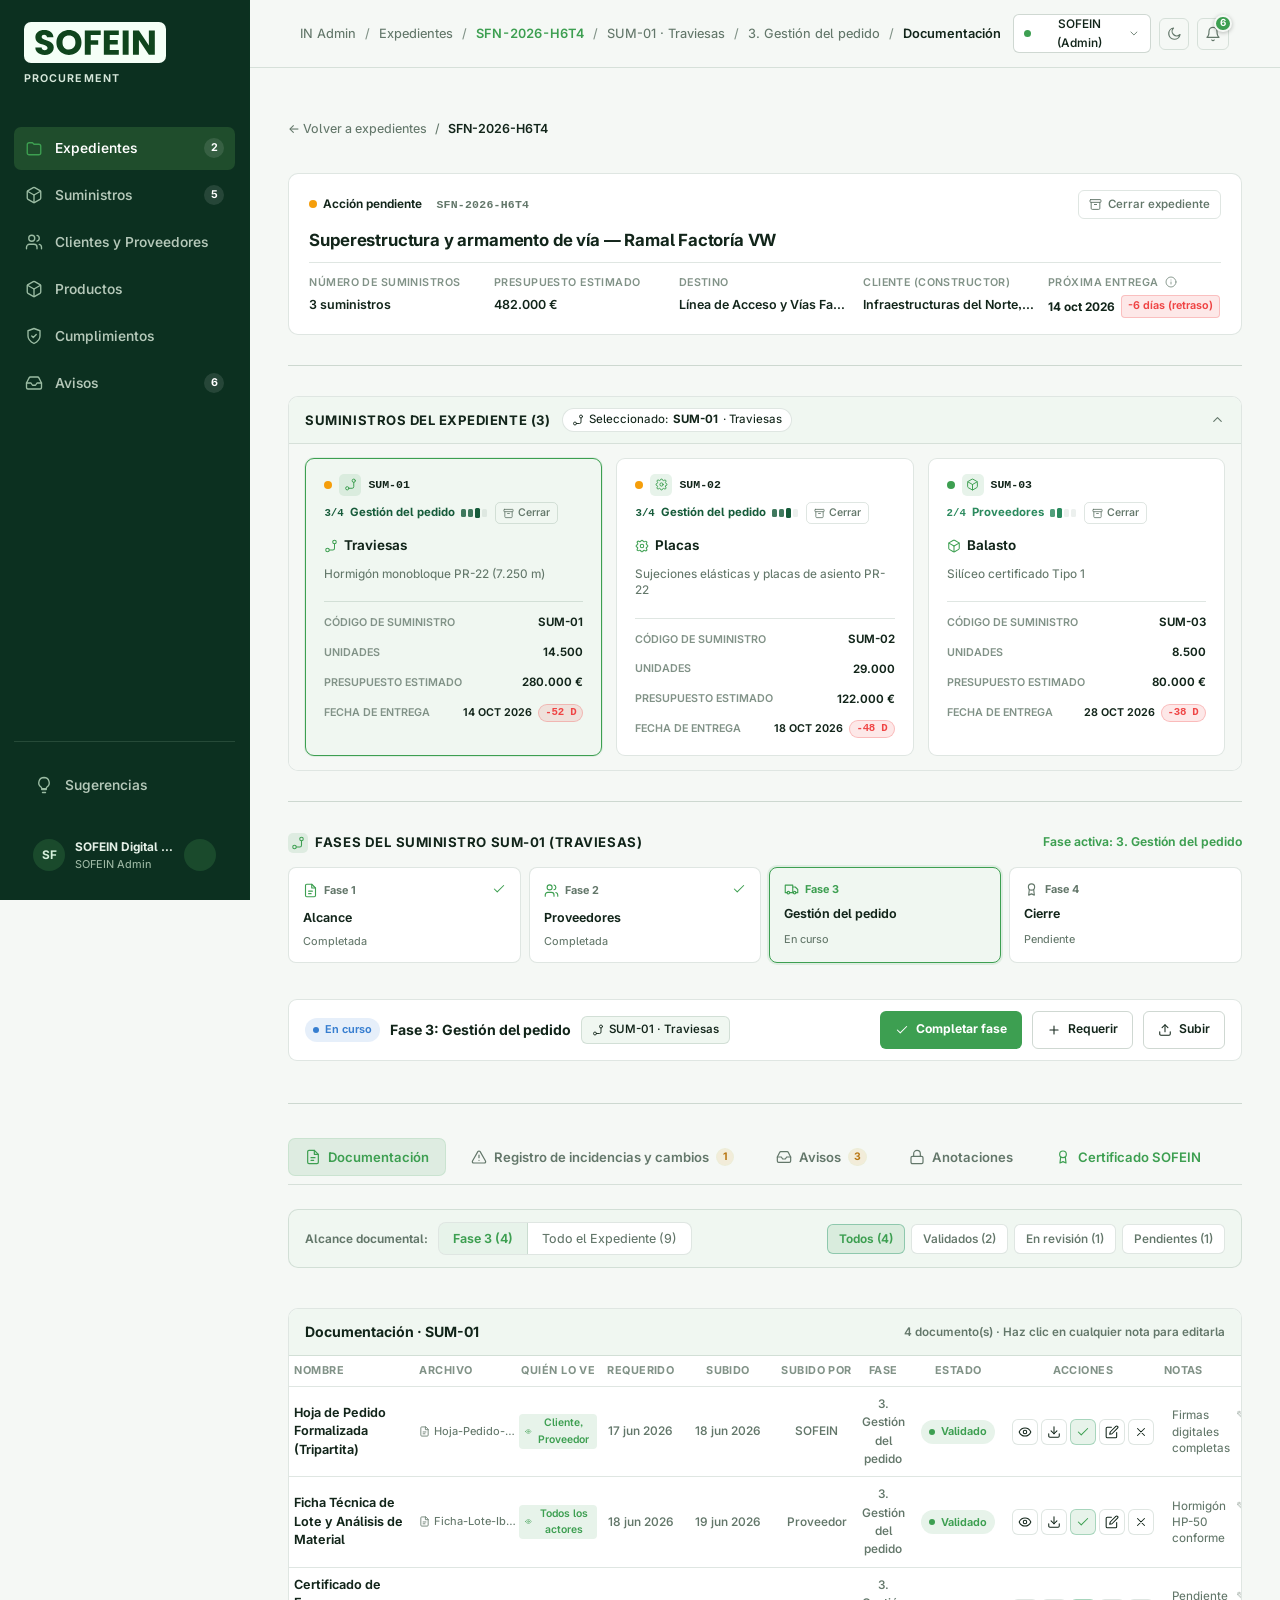
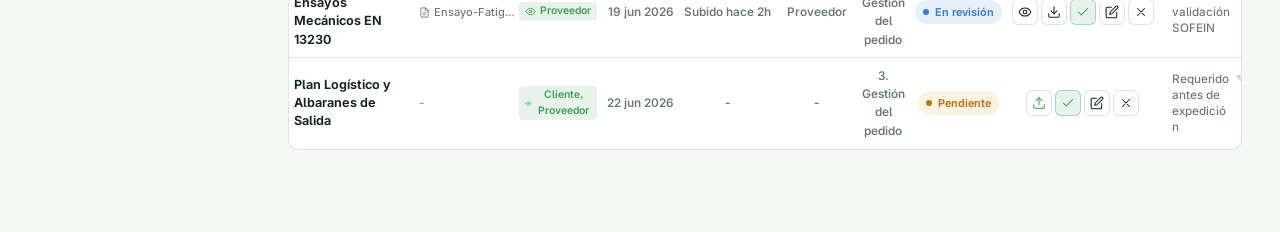
<file: expediente.html>
<!doctype html>
<html lang="es">
  <head>
    <meta charset="utf-8" />
    <meta http-equiv="refresh" content="0; url=app.html#admin/expedientes/SFN-2026-H6T4" />
    <link rel="canonical" href="app.html#admin/expedientes/SFN-2026-H6T4" />
    <title>SOFEIN | Expediente</title>
      <link rel="icon" type="image/svg+xml" href="assets/favicon.svg" />
  </head>
  <body>
    <p>Redirigiendo al expediente... <a href="app.html#admin/expedientes/SFN-2026-H6T4">Continuar</a></p>
    <script>location.replace("app.html#admin/expedientes/SFN-2026-H6T4");</script>
  </body>
</html>
</file>
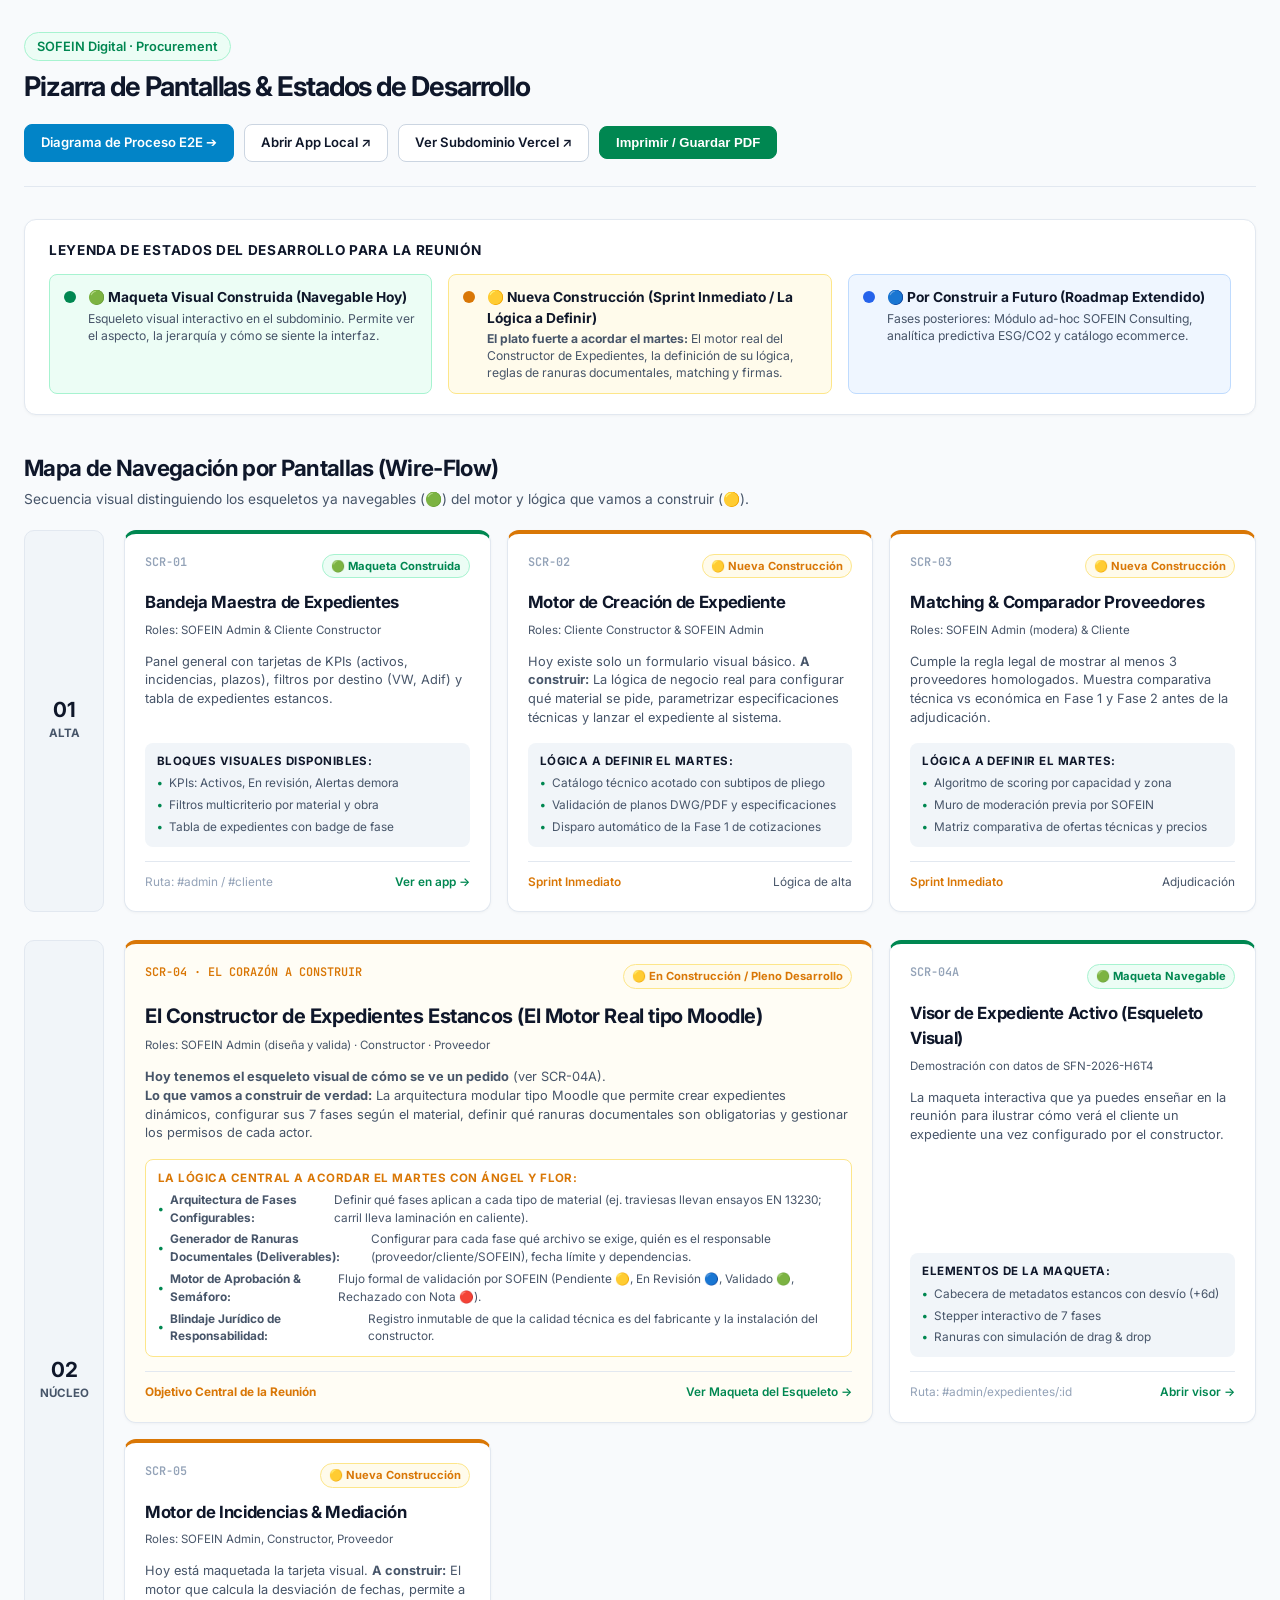
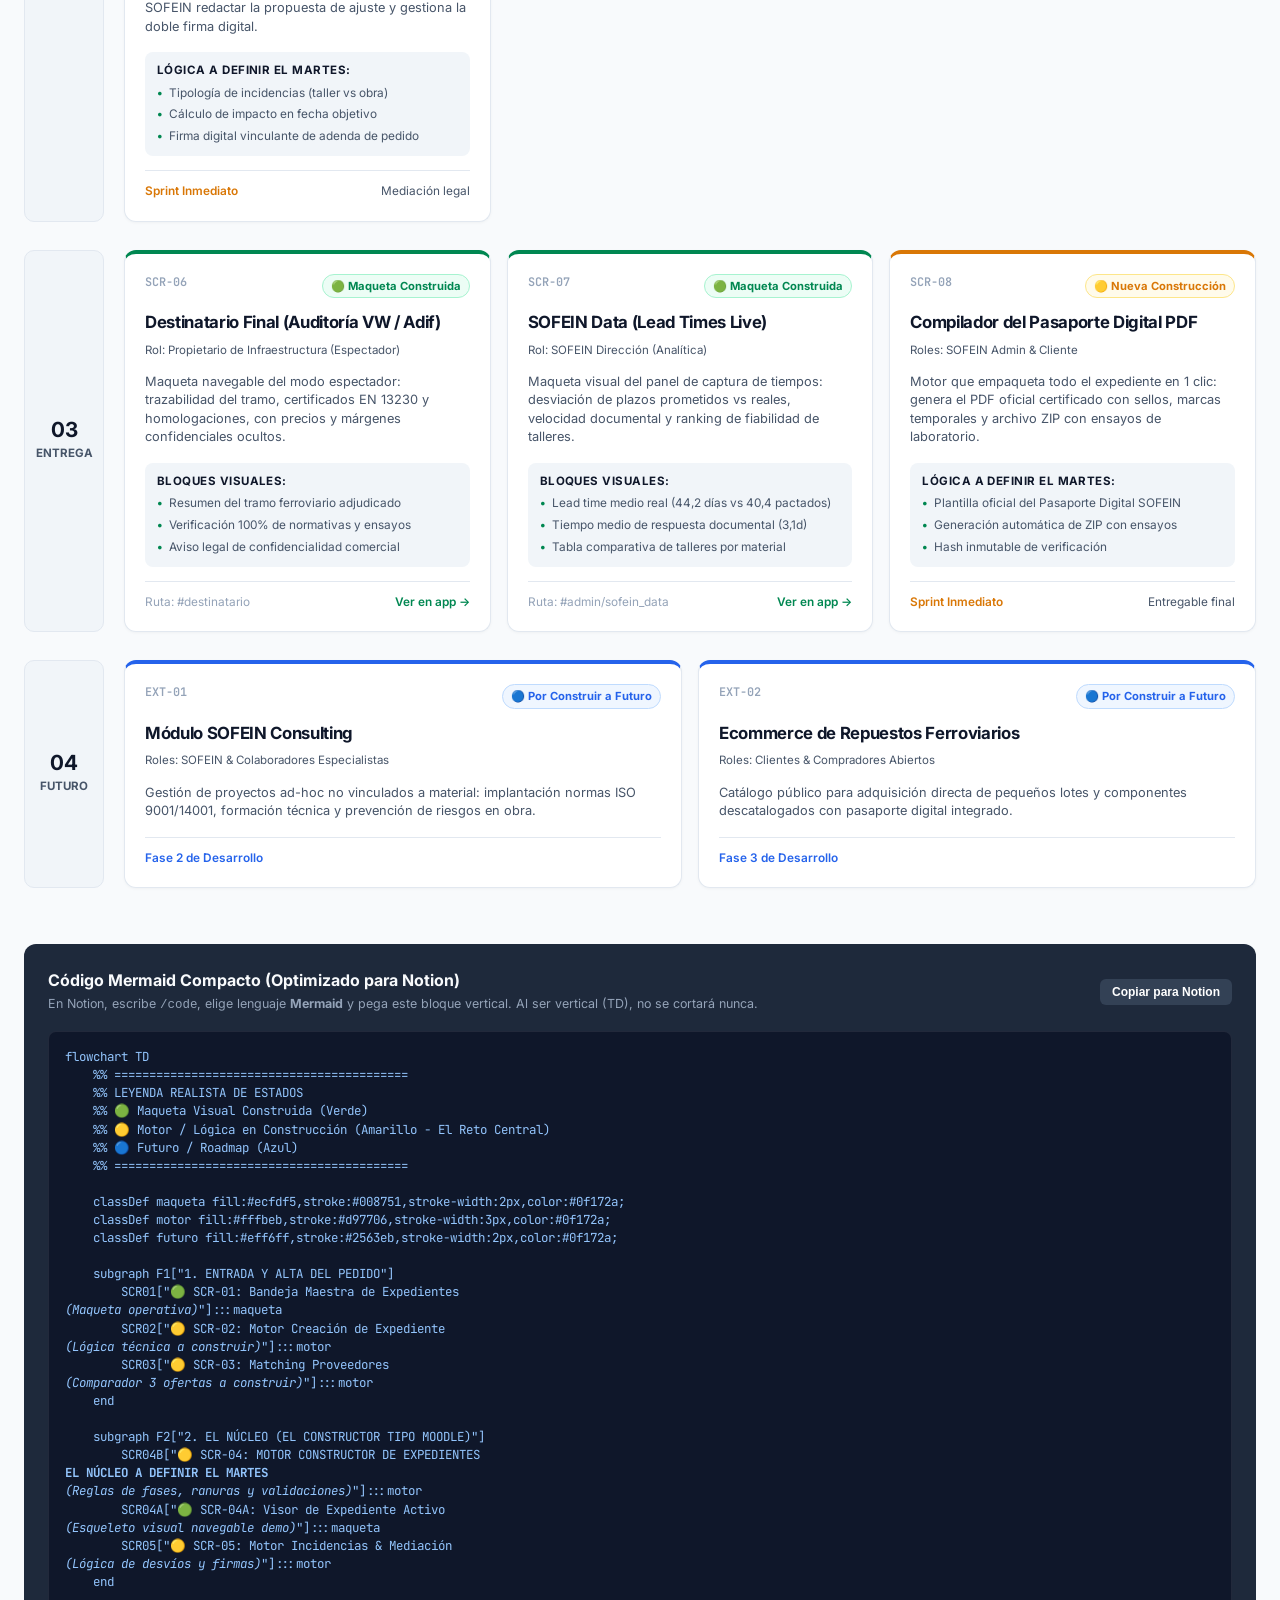
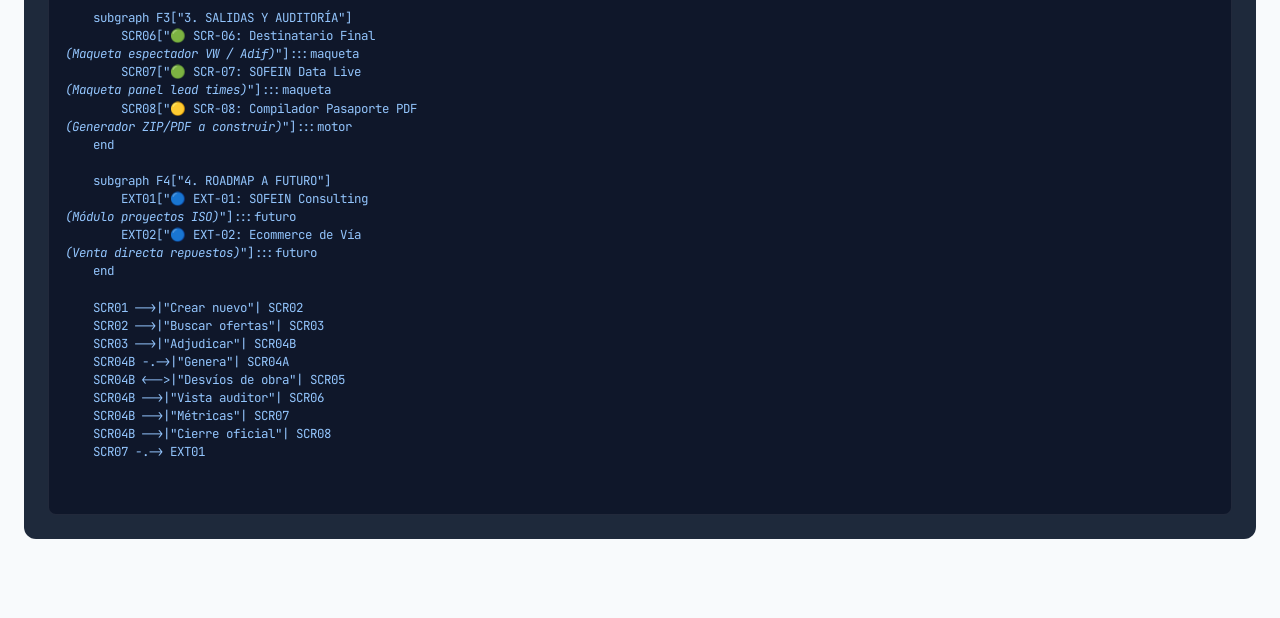
<file: pizarra.html>
<!doctype html>
<html lang="es">
<head>
  <meta charset="utf-8" />
  <meta name="viewport" content="width=device-width, initial-scale=1" />
  <title>SOFEIN Procurement | Mapa Visual de Pantallas & Pizarra</title>
  <link rel="preconnect" href="https://fonts.googleapis.com">
  <link rel="preconnect" href="https://fonts.gstatic.com" crossorigin>
  <link href="https://fonts.googleapis.com/css2?family=Inter:wght@400;500;600;700;800&family=JetBrains+Mono:wght@400;600&display=swap" rel="stylesheet">
  <style>
    :root {
      --bg: #f8fafc;
      --panel: #ffffff;
      --panel-alt: #f1f5f9;
      --border: #e2e8f0;
      --border-strong: #cbd5e1;
      --text: #0f172a;
      --muted: #475569;
      --faint: #94a3b8;
      --green-brand: #008751;
      --green-bg: #ecfdf5;
      --green-border: #a7f3d0;
      --yellow-brand: #d97706;
      --yellow-bg: #fffbeb;
      --yellow-border: #fde68a;
      --blue-brand: #2563eb;
      --blue-bg: #eff6ff;
      --blue-border: #bfdbfe;
    }
    * { box-sizing: border-box; margin: 0; padding: 0; }
    body {
      font-family: 'Inter', system-ui, -apple-system, sans-serif;
      background: var(--bg);
      color: var(--text);
      line-height: 1.5;
      padding: 32px 24px 80px;
    }
    .container { max-width: 1240px; margin: 0 auto; }
    
    /* Top Toolbar */
    .top-bar {
      display: flex;
      flex-wrap: wrap;
      align-items: center;
      justify-content: space-between;
      gap: 16px;
      padding-bottom: 24px;
      border-bottom: 1px solid var(--border);
      margin-bottom: 32px;
    }
    .brand-tag {
      display: inline-flex;
      align-items: center;
      gap: 8px;
      font-size: 0.8rem;
      font-weight: 600;
      color: var(--green-brand);
      background: var(--green-bg);
      border: 1px solid var(--green-border);
      padding: 4px 12px;
      border-radius: 999px;
    }
    .header-actions {
      display: flex;
      align-items: center;
      gap: 10px;
    }
    .btn {
      display: inline-flex;
      align-items: center;
      gap: 6px;
      padding: 8px 16px;
      border-radius: 8px;
      font-size: 0.82rem;
      font-weight: 600;
      text-decoration: none;
      cursor: pointer;
      border: 1px solid var(--border-strong);
      background: var(--panel);
      color: var(--text);
      transition: all 0.15s;
    }
    .btn:hover { background: var(--panel-alt); }
    .btn-primary {
      background: var(--green-brand);
      color: #fff;
      border-color: var(--green-brand);
    }
    .btn-primary:hover { filter: brightness(1.08); }

    /* Legend Box */
    .legend-card {
      background: var(--panel);
      border: 1px solid var(--border);
      border-radius: 12px;
      padding: 20px 24px;
      margin-bottom: 36px;
      box-shadow: 0 1px 3px rgba(0,0,0,0.04);
    }
    .legend-title {
      font-size: 0.85rem;
      font-weight: 700;
      color: var(--text);
      text-transform: uppercase;
      letter-spacing: 0.05em;
      margin-bottom: 14px;
      display: flex;
      align-items: center;
      gap: 8px;
    }
    .legend-grid {
      display: grid;
      grid-template-columns: repeat(auto-fit, minmax(280px, 1fr));
      gap: 16px;
    }
    .legend-item {
      display: flex;
      align-items: flex-start;
      gap: 12px;
      padding: 12px 14px;
      border-radius: 8px;
      border: 1px solid transparent;
    }
    .legend-item.green { background: var(--green-bg); border-color: var(--green-border); }
    .legend-item.yellow { background: var(--yellow-bg); border-color: var(--yellow-border); }
    .legend-item.blue { background: var(--blue-bg); border-color: var(--blue-border); }
    .dot {
      width: 12px;
      height: 12px;
      border-radius: 50%;
      flex-shrink: 0;
      margin-top: 4px;
    }
    .dot.green { background: var(--green-brand); }
    .dot.yellow { background: var(--yellow-brand); }
    .dot.blue { background: var(--blue-brand); }
    .legend-item strong { display: block; font-size: 0.86rem; color: var(--text); margin-bottom: 2px; }
    .legend-item p { font-size: 0.76rem; color: var(--muted); line-height: 1.4; }

    /* Section Headings */
    .section-head {
      margin-bottom: 20px;
    }
    .section-head h2 {
      font-size: 1.4rem;
      letter-spacing: -0.03em;
      color: var(--text);
      margin-bottom: 4px;
    }
    .section-head p {
      font-size: 0.86rem;
      color: var(--muted);
    }

    /* Screen Flow Canvas */
    .flow-canvas {
      display: grid;
      gap: 28px;
      margin-bottom: 56px;
    }
    .flow-row {
      display: grid;
      grid-template-columns: 80px 1fr;
      gap: 20px;
      align-items: stretch;
    }
    .phase-badge-col {
      display: flex;
      flex-direction: column;
      align-items: center;
      justify-content: center;
      background: var(--panel-alt);
      border: 1px solid var(--border);
      border-radius: 10px;
      padding: 12px 6px;
      text-align: center;
      font-size: 0.72rem;
      font-weight: 700;
      color: var(--muted);
    }
    .phase-badge-col span.num {
      font-size: 1.3rem;
      color: var(--text);
      display: block;
      line-height: 1;
      margin-bottom: 4px;
    }
    .screen-cards-grid {
      display: grid;
      grid-template-columns: repeat(auto-fit, minmax(320px, 1fr));
      gap: 16px;
    }

    /* Individual Screen Card */
    .screen-card {
      background: var(--panel);
      border: 1px solid var(--border);
      border-radius: 12px;
      padding: 20px;
      display: flex;
      flex-direction: column;
      box-shadow: 0 1px 3px rgba(0,0,0,0.04);
      position: relative;
      transition: transform 0.15s, border-color 0.15s;
    }
    .screen-card:hover {
      transform: translateY(-2px);
      box-shadow: 0 6px 16px rgba(0,0,0,0.06);
    }
    .screen-card.status-green { border-top: 4px solid var(--green-brand); }
    .screen-card.status-yellow { border-top: 4px solid var(--yellow-brand); }
    .screen-card.status-blue { border-top: 4px solid var(--blue-brand); }

    .card-top {
      display: flex;
      align-items: flex-start;
      justify-content: space-between;
      gap: 10px;
      margin-bottom: 12px;
    }
    .screen-code {
      font-family: 'JetBrains Mono', monospace;
      font-size: 0.74rem;
      font-weight: 600;
      color: var(--faint);
    }
    .status-pill {
      display: inline-flex;
      align-items: center;
      gap: 5px;
      font-size: 0.7rem;
      font-weight: 700;
      padding: 3px 8px;
      border-radius: 999px;
    }
    .status-pill.green { background: var(--green-bg); color: var(--green-brand); border: 1px solid var(--green-border); }
    .status-pill.yellow { background: var(--yellow-bg); color: var(--yellow-brand); border: 1px solid var(--yellow-border); }
    .status-pill.blue { background: var(--blue-bg); color: var(--blue-brand); border: 1px solid var(--blue-border); }

    .screen-name {
      font-size: 1.05rem;
      font-weight: 700;
      color: var(--text);
      letter-spacing: -0.02em;
      margin-bottom: 6px;
    }
    .screen-role-tag {
      font-size: 0.72rem;
      color: var(--muted);
      margin-bottom: 14px;
      display: block;
    }
    .screen-desc {
      font-size: 0.8rem;
      color: var(--muted);
      line-height: 1.45;
      margin-bottom: 16px;
      flex-grow: 1;
    }
    .card-blocks {
      background: var(--panel-alt);
      border-radius: 8px;
      padding: 10px 12px;
      font-size: 0.74rem;
      margin-bottom: 14px;
    }
    .card-blocks strong { display: block; color: var(--text); margin-bottom: 5px; font-size: 0.72rem; text-transform: uppercase; letter-spacing: 0.04em; }
    .card-blocks ul { list-style: none; display: grid; gap: 4px; }
    .card-blocks li { display: flex; align-items: center; gap: 6px; color: var(--muted); }
    .card-blocks li::before { content: "•"; color: var(--green-brand); font-weight: bold; }

    .card-footer {
      display: flex;
      align-items: center;
      justify-content: space-between;
      border-top: 1px solid var(--border);
      padding-top: 12px;
      font-size: 0.74rem;
    }
    .card-link {
      color: var(--green-brand);
      font-weight: 600;
      text-decoration: none;
    }
    .card-link:hover { text-decoration: underline; }

    /* Notion-ready Code Section */
    .notion-export-box {
      background: #1e293b;
      color: #f8fafc;
      border-radius: 12px;
      padding: 24px;
      margin-top: 40px;
    }
    .notion-export-head {
      display: flex;
      justify-content: space-between;
      align-items: center;
      margin-bottom: 16px;
    }
    .notion-export-head h3 {
      font-size: 1rem;
      color: #f8fafc;
    }
    pre {
      background: #0f172a;
      padding: 16px;
      border-radius: 8px;
      font-family: 'JetBrains Mono', monospace;
      font-size: 0.78rem;
      overflow-x: auto;
      line-height: 1.45;
      color: #93c5fd;
      border: 1px solid rgba(255,255,255,0.08);
    }
    .copy-btn {
      background: #334155;
      color: #fff;
      border: 0;
      padding: 6px 12px;
      border-radius: 6px;
      font-size: 0.75rem;
      font-weight: 600;
      cursor: pointer;
    }
    .copy-btn:hover { background: #475569; }

    @media (max-width: 768px) {
      .flow-row { grid-template-columns: 1fr; }
      .phase-badge-col { flex-direction: row; gap: 10px; padding: 8px; }
      .phase-badge-col span.num { margin: 0; }
    }
  </style>
    <link rel="icon" type="image/svg+xml" href="assets/favicon.svg" />
  </head>
<body>
  <div class="container">
    
    <!-- Top Bar -->
    <header class="top-bar">
      <div>
        <span class="brand-tag">SOFEIN Digital · Procurement</span>
        <h1 style="font-size: 1.7rem; letter-spacing: -0.04em; margin-top: 6px;">Pizarra de Pantallas & Estados de Desarrollo</h1>
      </div>
      <div class="header-actions">
        <a class="btn btn-primary" href="proceso.html" target="_blank" style="background:#0284c7;border-color:#0284c7;">Diagrama de Proceso E2E ➔</a>
        <a class="btn" href="app.html#admin" target="_blank">Abrir App Local ↗</a>
        <a class="btn" href="https://sofein-procurement.vercel.app/app.html#admin" target="_blank">Ver Subdominio Vercel ↗</a>
        <button class="btn btn-primary" onclick="window.print()">Imprimir / Guardar PDF</button>
      </div>
    </header>

    <!-- Leyenda de Estados -->
    <section class="legend-card">
      <div class="legend-title">
        <span>Leyenda de Estados del Desarrollo para la Reunión</span>
      </div>
      <div class="legend-grid">
        <div class="legend-item green">
          <span class="dot green"></span>
          <div>
            <strong>🟢 Maqueta Visual Construida (Navegable Hoy)</strong>
            <p>Esqueleto visual interactivo en el subdominio. Permite ver el aspecto, la jerarquía y cómo se siente la interfaz.</p>
          </div>
        </div>
        <div class="legend-item yellow">
          <span class="dot yellow"></span>
          <div>
            <strong>🟡 Nueva Construcción (Sprint Inmediato / La Lógica a Definir)</strong>
            <p><b>El plato fuerte a acordar el martes:</b> El motor real del Constructor de Expedientes, la definición de su lógica, reglas de ranuras documentales, matching y firmas.</p>
          </div>
        </div>
        <div class="legend-item blue">
          <span class="dot blue"></span>
          <div>
            <strong>🔵 Por Construir a Futuro (Roadmap Extendido)</strong>
            <p>Fases posteriores: Módulo ad-hoc SOFEIN Consulting, analítica predictiva ESG/CO2 y catálogo ecommerce.</p>
          </div>
        </div>
      </div>
    </section>

    <!-- Flujo de Pantallas -->
    <section class="section-head">
      <h2>Mapa de Navegación por Pantallas (Wire-Flow)</h2>
      <p>Secuencia visual distinguiendo los esqueletos ya navegables (🟢) del motor y lógica que vamos a construir (🟡).</p>
    </section>

    <div class="flow-canvas">

      <!-- FASE 1: ENTRADA Y ALTA -->
      <div class="flow-row">
        <div class="phase-badge-col">
          <span class="num">01</span>
          <span>ALTA</span>
        </div>
        <div class="screen-cards-grid">
          
          <article class="screen-card status-green">
            <div class="card-top">
              <span class="screen-code">SCR-01</span>
              <span class="status-pill green">🟢 Maqueta Construida</span>
            </div>
            <h3 class="screen-name">Bandeja Maestra de Expedientes</h3>
            <span class="screen-role-tag">Roles: SOFEIN Admin & Cliente Constructor</span>
            <p class="screen-desc">Panel general con tarjetas de KPIs (activos, incidencias, plazos), filtros por destino (VW, Adif) y tabla de expedientes estancos.</p>
            <div class="card-blocks">
              <strong>Bloques visuales disponibles:</strong>
              <ul>
                <li>KPIs: Activos, En revisión, Alertas demora</li>
                <li>Filtros multicriterio por material y obra</li>
                <li>Tabla de expedientes con badge de fase</li>
              </ul>
            </div>
            <div class="card-footer">
              <span style="color:var(--faint)">Ruta: #admin / #cliente</span>
              <a class="card-link" href="app.html#admin" target="_blank">Ver en app →</a>
            </div>
          </article>

          <article class="screen-card status-yellow">
            <div class="card-top">
              <span class="screen-code">SCR-02</span>
              <span class="status-pill yellow">🟡 Nueva Construcción</span>
            </div>
            <h3 class="screen-name">Motor de Creación de Expediente</h3>
            <span class="screen-role-tag">Roles: Cliente Constructor & SOFEIN Admin</span>
            <p class="screen-desc">Hoy existe solo un formulario visual básico. <b>A construir:</b> La lógica de negocio real para configurar qué material se pide, parametrizar especificaciones técnicas y lanzar el expediente al sistema.</p>
            <div class="card-blocks">
              <strong>Lógica a definir el martes:</strong>
              <ul>
                <li>Catálogo técnico acotado con subtipos de pliego</li>
                <li>Validación de planos DWG/PDF y especificaciones</li>
                <li>Disparo automático de la Fase 1 de cotizaciones</li>
              </ul>
            </div>
            <div class="card-footer">
              <span style="color:var(--yellow-brand); font-weight:600">Sprint Inmediato</span>
              <span style="color:var(--muted)">Lógica de alta</span>
            </div>
          </article>

          <article class="screen-card status-yellow">
            <div class="card-top">
              <span class="screen-code">SCR-03</span>
              <span class="status-pill yellow">🟡 Nueva Construcción</span>
            </div>
            <h3 class="screen-name">Matching & Comparador Proveedores</h3>
            <span class="screen-role-tag">Roles: SOFEIN Admin (modera) & Cliente</span>
            <p class="screen-desc">Cumple la regla legal de mostrar al menos 3 proveedores homologados. Muestra comparativa técnica vs económica en Fase 1 y Fase 2 antes de la adjudicación.</p>
            <div class="card-blocks">
              <strong>Lógica a definir el martes:</strong>
              <ul>
                <li>Algoritmo de scoring por capacidad y zona</li>
                <li>Muro de moderación previa por SOFEIN</li>
                <li>Matriz comparativa de ofertas técnicas y precios</li>
              </ul>
            </div>
            <div class="card-footer">
              <span style="color:var(--yellow-brand); font-weight:600">Sprint Inmediato</span>
              <span style="color:var(--muted)">Adjudicación</span>
            </div>
          </article>

        </div>
      </div>

      <!-- FASE 2: EL NÚCLEO OPERATIVO (CONSTRUCTOR DE EXPEDIENTES) -->
      <div class="flow-row">
        <div class="phase-badge-col">
          <span class="num">02</span>
          <span>NÚCLEO</span>
        </div>
        <div class="screen-cards-grid">

          <article class="screen-card status-yellow" style="grid-column: span 2; border-top: 4px solid var(--yellow-brand); background: #fffdf5;">
            <div class="card-top">
              <span class="screen-code" style="color:var(--yellow-brand)">SCR-04 · EL CORAZÓN A CONSTRUIR</span>
              <span class="status-pill yellow">🟡 En Construcción / Pleno Desarrollo</span>
            </div>
            <h3 class="screen-name" style="font-size: 1.25rem;">El Constructor de Expedientes Estancos (El Motor Real tipo Moodle)</h3>
            <span class="screen-role-tag">Roles: SOFEIN Admin (diseña y valida) · Constructor · Proveedor</span>
            <p class="screen-desc">
              <b>Hoy tenemos el esqueleto visual de cómo se ve un pedido</b> (ver SCR-04A).<br/>
              <b>Lo que vamos a construir de verdad:</b> La arquitectura modular tipo Moodle que permite crear expedientes dinámicos, configurar sus 7 fases según el material, definir qué ranuras documentales son obligatorias y gestionar los permisos de cada actor.
            </p>
            <div class="card-blocks" style="background:#fff; border: 1px solid var(--yellow-border);">
              <strong style="color:var(--yellow-brand)">La Lógica Central a Acordar el Martes con Ángel y Flor:</strong>
              <ul>
                <li><b>Arquitectura de Fases Configurables:</b> Definir qué fases aplican a cada tipo de material (ej. traviesas llevan ensayos EN 13230; carril lleva laminación en caliente).</li>
                <li><b>Generador de Ranuras Documentales (Deliverables):</b> Configurar para cada fase qué archivo se exige, quién es el responsable (proveedor/cliente/SOFEIN), fecha límite y dependencias.</li>
                <li><b>Motor de Aprobación & Semáforo:</b> Flujo formal de validación por SOFEIN (Pendiente 🟡, En Revisión 🔵, Validado 🟢, Rechazado con Nota 🔴).</li>
                <li><b>Blindaje Jurídico de Responsabilidad:</b> Registro inmutable de que la calidad técnica es del fabricante y la instalación del constructor.</li>
              </ul>
            </div>
            <div class="card-footer">
              <span style="color:var(--yellow-brand); font-weight:700">Objetivo Central de la Reunión</span>
              <a class="card-link" href="app.html#admin/expedientes/SFN-2026-H6T4" target="_blank">Ver Maqueta del Esqueleto →</a>
            </div>
          </article>

          <article class="screen-card status-green">
            <div class="card-top">
              <span class="screen-code">SCR-04A</span>
              <span class="status-pill green">🟢 Maqueta Navegable</span>
            </div>
            <h3 class="screen-name">Visor de Expediente Activo (Esqueleto Visual)</h3>
            <span class="screen-role-tag">Demostración con datos de SFN-2026-H6T4</span>
            <p class="screen-desc">La maqueta interactiva que ya puedes enseñar en la reunión para ilustrar cómo verá el cliente un expediente una vez configurado por el constructor.</p>
            <div class="card-blocks">
              <strong>Elementos de la maqueta:</strong>
              <ul>
                <li>Cabecera de metadatos estancos con desvío (+6d)</li>
                <li>Stepper interactivo de 7 fases</li>
                <li>Ranuras con simulación de drag & drop</li>
              </ul>
            </div>
            <div class="card-footer">
              <span style="color:var(--faint)">Ruta: #admin/expedientes/:id</span>
              <a class="card-link" href="app.html#admin/expedientes/SFN-2026-H6T4" target="_blank">Abrir visor →</a>
            </div>
          </article>

          <article class="screen-card status-yellow">
            <div class="card-top">
              <span class="screen-code">SCR-05</span>
              <span class="status-pill yellow">🟡 Nueva Construcción</span>
            </div>
            <h3 class="screen-name">Motor de Incidencias & Mediación</h3>
            <span class="screen-role-tag">Roles: SOFEIN Admin, Constructor, Proveedor</span>
            <p class="screen-desc">Hoy está maquetada la tarjeta visual. <b>A construir:</b> El motor que calcula la desviación de fechas, permite a SOFEIN redactar la propuesta de ajuste y gestiona la doble firma digital.</p>
            <div class="card-blocks">
              <strong>Lógica a definir el martes:</strong>
              <ul>
                <li>Tipología de incidencias (taller vs obra)</li>
                <li>Cálculo de impacto en fecha objetivo</li>
                <li>Firma digital vinculante de adenda de pedido</li>
              </ul>
            </div>
            <div class="card-footer">
              <span style="color:var(--yellow-brand); font-weight:600">Sprint Inmediato</span>
              <span style="color:var(--muted)">Mediación legal</span>
            </div>
          </article>

        </div>
      </div>

      <!-- FASE 3: ENTREGA Y ROLES ESPECIALIZADOS -->
      <div class="flow-row">
        <div class="phase-badge-col">
          <span class="num">03</span>
          <span>ENTREGA</span>
        </div>
        <div class="screen-cards-grid">

          <article class="screen-card status-green">
            <div class="card-top">
              <span class="screen-code">SCR-06</span>
              <span class="status-pill green">🟢 Maqueta Construida</span>
            </div>
            <h3 class="screen-name">Destinatario Final (Auditoría VW / Adif)</h3>
            <span class="screen-role-tag">Rol: Propietario de Infraestructura (Espectador)</span>
            <p class="screen-desc">Maqueta navegable del modo espectador: trazabilidad del tramo, certificados EN 13230 y homologaciones, con precios y márgenes confidenciales ocultos.</p>
            <div class="card-blocks">
              <strong>Bloques visuales:</strong>
              <ul>
                <li>Resumen del tramo ferroviario adjudicado</li>
                <li>Verificación 100% de normativas y ensayos</li>
                <li>Aviso legal de confidencialidad comercial</li>
              </ul>
            </div>
            <div class="card-footer">
              <span style="color:var(--faint)">Ruta: #destinatario</span>
              <a class="card-link" href="app.html#destinatario" target="_blank">Ver en app →</a>
            </div>
          </article>

          <article class="screen-card status-green">
            <div class="card-top">
              <span class="screen-code">SCR-07</span>
              <span class="status-pill green">🟢 Maqueta Construida</span>
            </div>
            <h3 class="screen-name">SOFEIN Data (Lead Times Live)</h3>
            <span class="screen-role-tag">Rol: SOFEIN Dirección (Analítica)</span>
            <p class="screen-desc">Maqueta visual del panel de captura de tiempos: desviación de plazos prometidos vs reales, velocidad documental y ranking de fiabilidad de talleres.</p>
            <div class="card-blocks">
              <strong>Bloques visuales:</strong>
              <ul>
                <li>Lead time medio real (44,2 días vs 40,4 pactados)</li>
                <li>Tiempo medio de respuesta documental (3,1d)</li>
                <li>Tabla comparativa de talleres por material</li>
              </ul>
            </div>
            <div class="card-footer">
              <span style="color:var(--faint)">Ruta: #admin/sofein_data</span>
              <a class="card-link" href="app.html#admin/sofein_data" target="_blank">Ver en app →</a>
            </div>
          </article>

          <article class="screen-card status-yellow">
            <div class="card-top">
              <span class="screen-code">SCR-08</span>
              <span class="status-pill yellow">🟡 Nueva Construcción</span>
            </div>
            <h3 class="screen-name">Compilador del Pasaporte Digital PDF</h3>
            <span class="screen-role-tag">Roles: SOFEIN Admin & Cliente</span>
            <p class="screen-desc">Motor que empaqueta todo el expediente en 1 clic: genera el PDF oficial certificado con sellos, marcas temporales y archivo ZIP con ensayos de laboratorio.</p>
            <div class="card-blocks">
              <strong>Lógica a definir el martes:</strong>
              <ul>
                <li>Plantilla oficial del Pasaporte Digital SOFEIN</li>
                <li>Generación automática de ZIP con ensayos</li>
                <li>Hash inmutable de verificación</li>
              </ul>
            </div>
            <div class="card-footer">
              <span style="color:var(--yellow-brand); font-weight:600">Sprint Inmediato</span>
              <span style="color:var(--muted)">Entregable final</span>
            </div>
          </article>

        </div>
      </div>

      <!-- FASE 4: EXTENSIONES A FUTURO -->
      <div class="flow-row">
        <div class="phase-badge-col">
          <span class="num">04</span>
          <span>FUTURO</span>
        </div>
        <div class="screen-cards-grid">

          <article class="screen-card status-blue">
            <div class="card-top">
              <span class="screen-code">EXT-01</span>
              <span class="status-pill blue">🔵 Por Construir a Futuro</span>
            </div>
            <h3 class="screen-name">Módulo SOFEIN Consulting</h3>
            <span class="screen-role-tag">Roles: SOFEIN & Colaboradores Especialistas</span>
            <p class="screen-desc">Gestión de proyectos ad-hoc no vinculados a material: implantación normas ISO 9001/14001, formación técnica y prevención de riesgos en obra.</p>
            <div class="card-footer">
              <span style="color:var(--blue-brand); font-weight:600">Fase 2 de Desarrollo</span>
            </div>
          </article>

          <article class="screen-card status-blue">
            <div class="card-top">
              <span class="screen-code">EXT-02</span>
              <span class="status-pill blue">🔵 Por Construir a Futuro</span>
            </div>
            <h3 class="screen-name">Ecommerce de Repuestos Ferroviarios</h3>
            <span class="screen-role-tag">Roles: Clientes & Compradores Abiertos</span>
            <p class="screen-desc">Catálogo público para adquisición directa de pequeños lotes y componentes descatalogados con pasaporte digital integrado.</p>
            <div class="card-footer">
              <span style="color:var(--blue-brand); font-weight:600">Fase 3 de Desarrollo</span>
            </div>
          </article>

        </div>
      </div>

    </div>

    <!-- Bloque para Notion -->
    <section class="notion-export-box">
      <div class="notion-export-head">
        <div>
          <h3>Código Mermaid Compacto (Optimizado para Notion)</h3>
          <p style="font-size: 0.78rem; color: #94a3b8; margin-top: 3px;">
            En Notion, escribe <code>/code</code>, elige lenguaje <b>Mermaid</b> y pega este bloque vertical. Al ser vertical (TD), no se cortará nunca.
          </p>
        </div>
        <button class="copy-btn" onclick="navigator.clipboard.writeText(document.getElementById('notionMermaid').innerText); alert('Copiado al portapapeles');">Copiar para Notion</button>
      </div>
      <pre id="notionMermaid">flowchart TD
    %% ==========================================
    %% LEYENDA REALISTA DE ESTADOS
    %% 🟢 Maqueta Visual Construida (Verde)
    %% 🟡 Motor / Lógica en Construcción (Amarillo - El Reto Central)
    %% 🔵 Futuro / Roadmap (Azul)
    %% ==========================================

    classDef maqueta fill:#ecfdf5,stroke:#008751,stroke-width:2px,color:#0f172a;
    classDef motor fill:#fffbeb,stroke:#d97706,stroke-width:3px,color:#0f172a;
    classDef futuro fill:#eff6ff,stroke:#2563eb,stroke-width:2px,color:#0f172a;

    subgraph F1["1. ENTRADA Y ALTA DEL PEDIDO"]
        SCR01["🟢 SCR-01: Bandeja Maestra de Expedientes<br/><i>(Maqueta operativa)</i>"]:::maqueta
        SCR02["🟡 SCR-02: Motor Creación de Expediente<br/><i>(Lógica técnica a construir)</i>"]:::motor
        SCR03["🟡 SCR-03: Matching Proveedores<br/><i>(Comparador 3 ofertas a construir)</i>"]:::motor
    end

    subgraph F2["2. EL NÚCLEO (EL CONSTRUCTOR TIPO MOODLE)"]
        SCR04B["🟡 SCR-04: MOTOR CONSTRUCTOR DE EXPEDIENTES<br/><b>EL NÚCLEO A DEFINIR EL MARTES</b><br/><i>(Reglas de fases, ranuras y validaciones)</i>"]:::motor
        SCR04A["🟢 SCR-04A: Visor de Expediente Activo<br/><i>(Esqueleto visual navegable demo)</i>"]:::maqueta
        SCR05["🟡 SCR-05: Motor Incidencias & Mediación<br/><i>(Lógica de desvíos y firmas)</i>"]:::motor
    end

    subgraph F3["3. SALIDAS Y AUDITORÍA"]
        SCR06["🟢 SCR-06: Destinatario Final<br/><i>(Maqueta espectador VW / Adif)</i>"]:::maqueta
        SCR07["🟢 SCR-07: SOFEIN Data Live<br/><i>(Maqueta panel lead times)</i>"]:::maqueta
        SCR08["🟡 SCR-08: Compilador Pasaporte PDF<br/><i>(Generador ZIP/PDF a construir)</i>"]:::motor
    end

    subgraph F4["4. ROADMAP A FUTURO"]
        EXT01["🔵 EXT-01: SOFEIN Consulting<br/><i>(Módulo proyectos ISO)</i>"]:::futuro
        EXT02["🔵 EXT-02: Ecommerce de Vía<br/><i>(Venta directa repuestos)</i>"]:::futuro
    end

    SCR01 -->|"Crear nuevo"| SCR02
    SCR02 -->|"Buscar ofertas"| SCR03
    SCR03 -->|"Adjudicar"| SCR04B
    SCR04B -.->|"Genera"| SCR04A
    SCR04B <-->|"Desvíos de obra"| SCR05
    SCR04B -->|"Vista auditor"| SCR06
    SCR04B -->|"Métricas"| SCR07
    SCR04B -->|"Cierre oficial"| SCR08
    SCR07 -.-> EXT01

  </div>
</body>
</html>
</file>
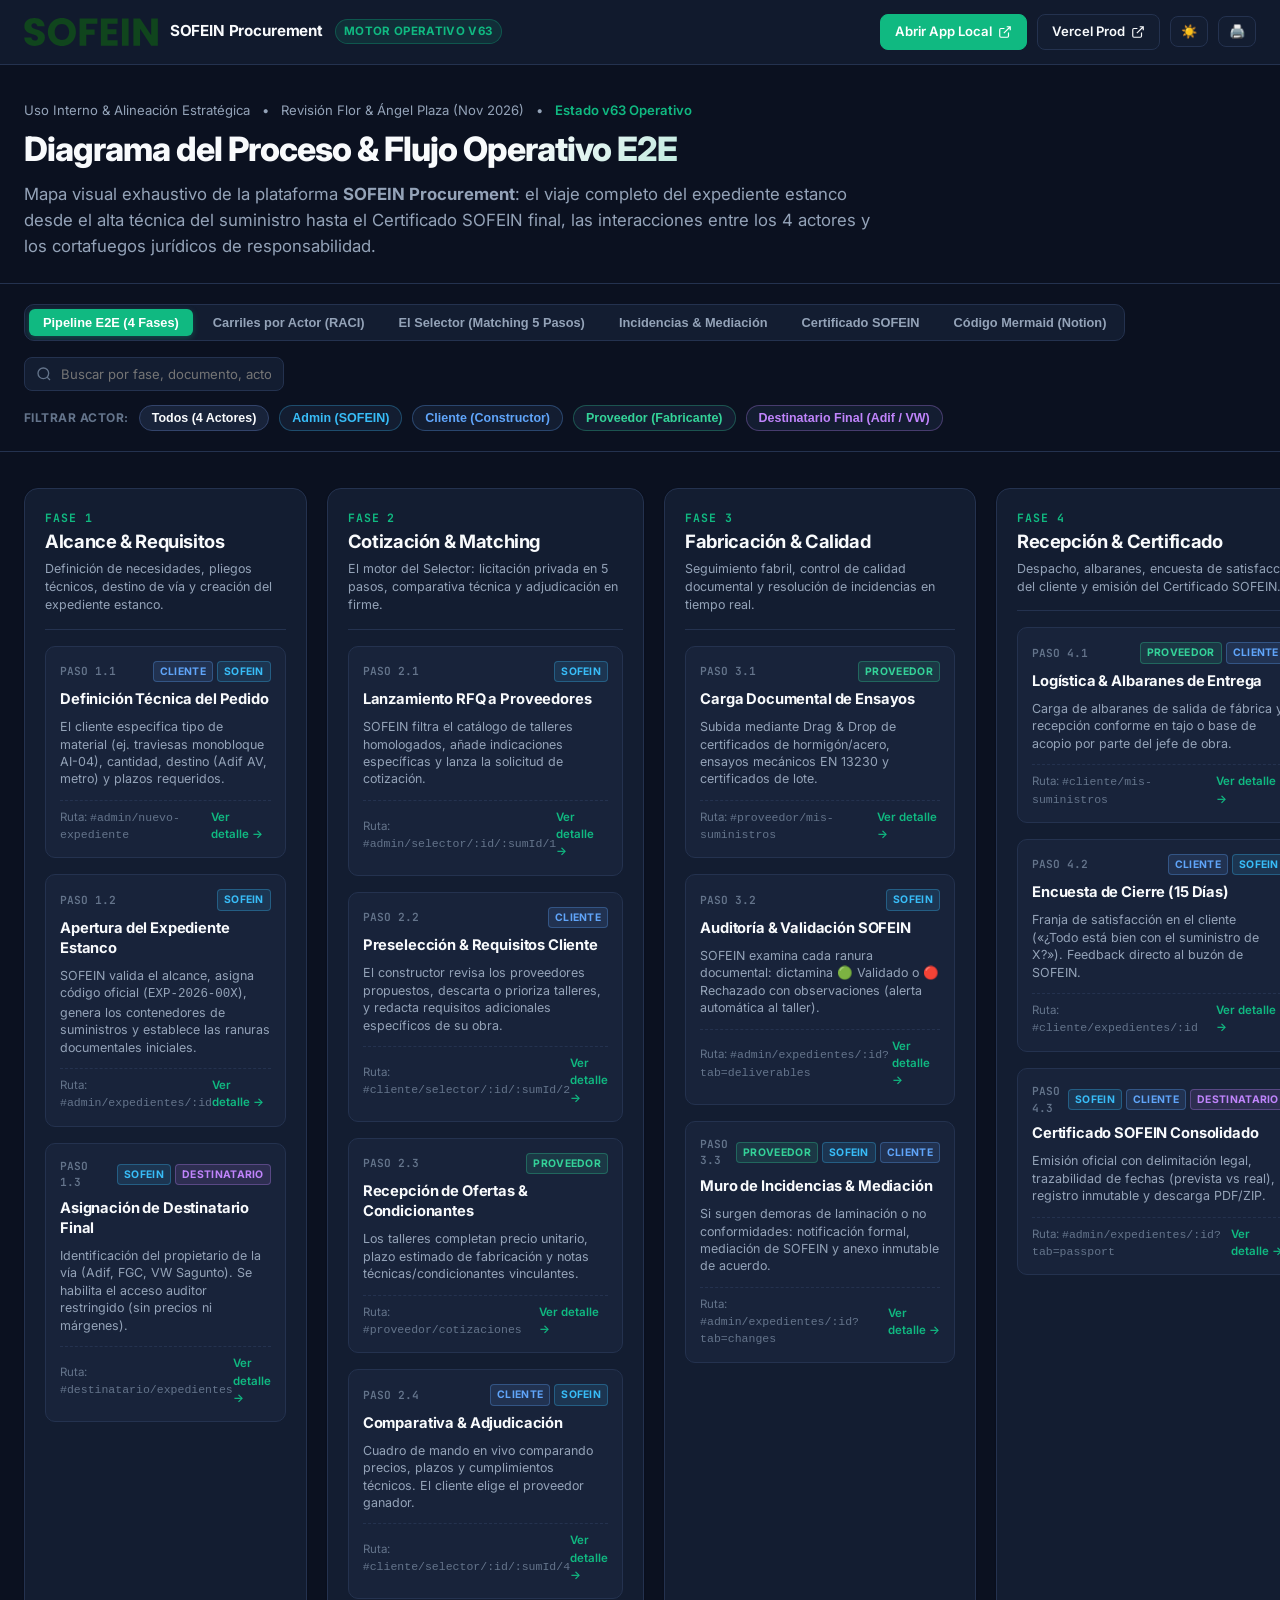
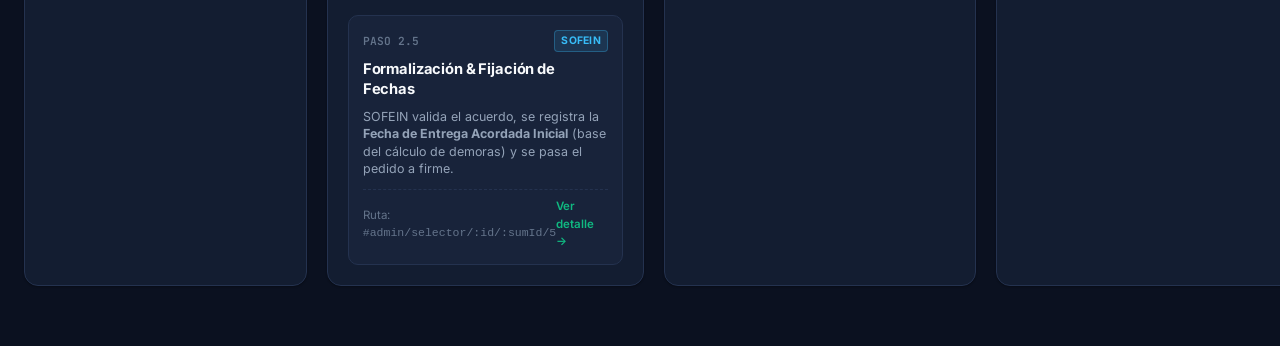
<file: proceso.html>
<!doctype html>
<html lang="es">
<head>
  <meta charset="utf-8" />
  <meta name="viewport" content="width=device-width, initial-scale=1" />
  <title>SOFEIN Procurement | Diagrama de Procesos & Flujo Operativo E2E</title>
  <meta name="description" content="Visualizador interactivo del proceso operativo, ciclo de vida del expediente, actores y cortafuegos de SOFEIN Procurement." />
  <link rel="preconnect" href="https://fonts.googleapis.com">
  <link rel="preconnect" href="https://fonts.gstatic.com" crossorigin>
  <link href="https://fonts.googleapis.com/css2?family=Inter:wght@400;500;600;700;800&family=JetBrains+Mono:wght@400;500;600&display=swap" rel="stylesheet">
  <link rel="icon" type="image/svg+xml" href="assets/favicon.svg" />
  <style>
    :root {
      --bg: #0b1120;
      --bg-surface: #131d31;
      --bg-card: #18233a;
      --bg-card-hover: #1e2c47;
      --border: #24324f;
      --border-strong: #33446b;
      --text: #f8fafc;
      --text-muted: #94a3b8;
      --text-faint: #64748b;
      
      --brand-green: #10b981;
      --brand-green-bg: rgba(16, 185, 129, 0.12);
      --brand-green-border: rgba(16, 185, 129, 0.3);
      
      --role-sofein: #38bdf8;
      --role-sofein-bg: rgba(56, 189, 248, 0.12);
      --role-sofein-border: rgba(56, 189, 248, 0.3);
      
      --role-cliente: #60a5fa;
      --role-cliente-bg: rgba(96, 165, 250, 0.12);
      --role-cliente-border: rgba(96, 165, 250, 0.3);
      
      --role-proveedor: #34d399;
      --role-proveedor-bg: rgba(52, 211, 153, 0.12);
      --role-proveedor-border: rgba(52, 211, 153, 0.3);
      
      --role-destinatario: #c084fc;
      --role-destinatario-bg: rgba(192, 132, 252, 0.12);
      --role-destinatario-border: rgba(192, 132, 252, 0.3);

      --accent-warn: #fbbf24;
      --accent-danger: #f87171;
      
      --shadow-sm: 0 1px 2px 0 rgba(0, 0, 0, 0.3);
      --shadow-md: 0 4px 12px -1px rgba(0, 0, 0, 0.4), 0 2px 6px -2px rgba(0, 0, 0, 0.3);
      --shadow-lg: 0 12px 24px -4px rgba(0, 0, 0, 0.5);
      
      --transition: all 0.2s cubic-bezier(0.16, 1, 0.3, 1);
    }

    [data-theme="light"] {
      --bg: #f8fafc;
      --bg-surface: #ffffff;
      --bg-card: #f1f5f9;
      --bg-card-hover: #e2e8f0;
      --border: #e2e8f0;
      --border-strong: #cbd5e1;
      --text: #0f172a;
      --text-muted: #475569;
      --text-faint: #94a3b8;
      
      --brand-green: #059669;
      --brand-green-bg: #ecfdf5;
      --brand-green-border: #a7f3d0;
      
      --role-sofein: #0284c7;
      --role-sofein-bg: #f0f9ff;
      --role-sofein-border: #bae6fd;
      
      --role-cliente: #2563eb;
      --role-cliente-bg: #eff6ff;
      --role-cliente-border: #bfdbfe;
      
      --role-proveedor: #059669;
      --role-proveedor-bg: #ecfdf5;
      --role-proveedor-border: #a7f3d0;
      
      --role-destinatario: #7c3aed;
      --role-destinatario-bg: #f5f3ff;
      --role-destinatario-border: #ddd6fe;

      --shadow-sm: 0 1px 3px rgba(0, 0, 0, 0.05);
      --shadow-md: 0 4px 12px rgba(0, 0, 0, 0.06);
      --shadow-lg: 0 12px 24px rgba(0, 0, 0, 0.08);
    }

    * { box-sizing: border-box; margin: 0; padding: 0; }
    
    body {
      font-family: 'Inter', system-ui, -apple-system, sans-serif;
      background: var(--bg);
      color: var(--text);
      line-height: 1.5;
      -webkit-font-smoothing: antialiased;
      transition: background 0.2s ease, color 0.2s ease;
      min-height: 100vh;
      display: flex;
      flex-direction: column;
    }

    /* Container */
    .container {
      width: 100%;
      max-width: 1440px;
      margin: 0 auto;
      padding: 0 24px;
    }

    /* Top Navigation Bar */
    .topbar {
      position: sticky;
      top: 0;
      z-index: 50;
      background: rgba(19, 29, 49, 0.85);
      backdrop-filter: blur(12px);
      border-bottom: 1px solid var(--border);
      padding: 14px 0;
    }
    [data-theme="light"] .topbar {
      background: rgba(255, 255, 255, 0.9);
    }
    .topbar-content {
      display: flex;
      align-items: center;
      justify-content: space-between;
      gap: 16px;
      flex-wrap: wrap;
    }
    .brand-wrap {
      display: flex;
      align-items: center;
      gap: 12px;
      text-decoration: none;
      color: inherit;
    }
    .brand-logo {
      height: 28px;
      width: auto;
    }
    .brand-badge {
      font-size: 0.72rem;
      font-weight: 700;
      padding: 3px 8px;
      border-radius: 999px;
      background: var(--brand-green-bg);
      color: var(--brand-green);
      border: 1px solid var(--brand-green-border);
      letter-spacing: 0.03em;
      text-transform: uppercase;
    }
    .topbar-title {
      font-size: 0.95rem;
      font-weight: 700;
      letter-spacing: -0.01em;
    }
    .topbar-actions {
      display: flex;
      align-items: center;
      gap: 10px;
    }

    /* Buttons */
    .btn {
      display: inline-flex;
      align-items: center;
      justify-content: center;
      gap: 6px;
      font-size: 0.82rem;
      font-weight: 600;
      padding: 7px 14px;
      border-radius: 8px;
      border: 1px solid var(--border);
      background: var(--bg-surface);
      color: var(--text);
      cursor: pointer;
      text-decoration: none;
      transition: var(--transition);
      white-space: nowrap;
    }
    .btn:hover {
      background: var(--bg-card);
      border-color: var(--border-strong);
      transform: translateY(-1px);
    }
    .btn-primary {
      background: var(--brand-green);
      color: #ffffff;
      border-color: var(--brand-green);
    }
    .btn-primary:hover {
      filter: brightness(1.1);
      box-shadow: 0 2px 8px rgba(16, 185, 129, 0.35);
    }
    .btn-icon {
      padding: 7px 10px;
    }

    /* Hero / Header Section */
    .hero-section {
      padding: 36px 0 24px;
      border-bottom: 1px solid var(--border);
    }
    .hero-meta {
      display: flex;
      align-items: center;
      gap: 12px;
      margin-bottom: 10px;
      font-size: 0.82rem;
      color: var(--text-muted);
    }
    .hero-title {
      font-size: 2.1rem;
      font-weight: 800;
      letter-spacing: -0.03em;
      line-height: 1.15;
      margin-bottom: 12px;
      background: linear-gradient(135deg, var(--text) 40%, var(--brand-green) 100%);
      -webkit-background-clip: text;
      -webkit-text-fill-color: transparent;
    }
    .hero-subtitle {
      font-size: 1.05rem;
      color: var(--text-muted);
      max-width: 860px;
      line-height: 1.55;
    }

    /* Control Toolbar */
    .controls-panel {
      padding: 20px 0;
      display: flex;
      flex-direction: column;
      gap: 16px;
      border-bottom: 1px solid var(--border);
    }
    .filters-row {
      display: flex;
      align-items: center;
      justify-content: space-between;
      gap: 16px;
      flex-wrap: wrap;
    }
    .tab-pills {
      display: flex;
      align-items: center;
      gap: 6px;
      background: var(--bg-surface);
      padding: 4px;
      border-radius: 10px;
      border: 1px solid var(--border);
      overflow-x: auto;
      max-width: 100%;
    }
    .tab-pill {
      font-size: 0.8rem;
      font-weight: 600;
      padding: 6px 14px;
      border-radius: 6px;
      border: none;
      background: transparent;
      color: var(--text-muted);
      cursor: pointer;
      transition: var(--transition);
      white-space: nowrap;
    }
    .tab-pill:hover {
      color: var(--text);
    }
    .tab-pill.is-active {
      background: var(--brand-green);
      color: #ffffff;
      box-shadow: 0 2px 6px rgba(16, 185, 129, 0.3);
    }
    
    .search-box {
      position: relative;
      min-width: 260px;
    }
    .search-input {
      width: 100%;
      background: var(--bg-surface);
      border: 1px solid var(--border);
      border-radius: 8px;
      padding: 8px 12px 8px 36px;
      font-size: 0.82rem;
      color: var(--text);
      font-family: inherit;
      outline: none;
      transition: var(--transition);
    }
    .search-input:focus {
      border-color: var(--brand-green);
      box-shadow: 0 0 0 3px rgba(16, 185, 129, 0.15);
    }
    .search-icon {
      position: absolute;
      left: 12px;
      top: 50%;
      transform: translateY(-50%);
      color: var(--text-faint);
      pointer-events: none;
    }

    /* Role Legend Pills */
    .role-pills {
      display: flex;
      align-items: center;
      gap: 10px;
      flex-wrap: wrap;
    }
    .role-pill-btn {
      display: inline-flex;
      align-items: center;
      gap: 6px;
      font-size: 0.78rem;
      font-weight: 600;
      padding: 5px 12px;
      border-radius: 999px;
      cursor: pointer;
      border: 1px solid transparent;
      transition: var(--transition);
      background: var(--bg-surface);
      color: var(--text);
    }
    .role-pill-btn.all.active {
      background: var(--bg-card);
      border-color: var(--border-strong);
    }
    .role-pill-btn.sofein { border-color: var(--role-sofein-border); color: var(--role-sofein); }
    .role-pill-btn.sofein.active { background: var(--role-sofein-bg); }
    .role-pill-btn.cliente { border-color: var(--role-cliente-border); color: var(--role-cliente); }
    .role-pill-btn.cliente.active { background: var(--role-cliente-bg); }
    .role-pill-btn.proveedor { border-color: var(--role-proveedor-border); color: var(--role-proveedor); }
    .role-pill-btn.proveedor.active { background: var(--role-proveedor-bg); }
    .role-pill-btn.destinatario { border-color: var(--role-destinatario-border); color: var(--role-destinatario); }
    .role-pill-btn.destinatario.active { background: var(--role-destinatario-bg); }

    /* Interactive Pipeline Container */
    .pipeline-container {
      padding: 36px 0 60px;
      flex: 1;
    }

    /* Views */
    .view-content {
      display: none;
    }
    .view-content.is-active {
      display: block;
      animation: fadeIn 0.25s ease-out;
    }
    @keyframes fadeIn {
      from { opacity: 0; transform: translateY(6px); }
      to { opacity: 1; transform: translateY(0); }
    }

    /* Macro Pipeline Grid */
    .phases-grid {
      display: grid;
      grid-template-columns: repeat(4, 1fr);
      gap: 20px;
      position: relative;
    }
    @media (max-width: 1100px) {
      .phases-grid { grid-template-columns: repeat(2, 1fr); }
    }
    @media (max-width: 680px) {
      .phases-grid { grid-template-columns: 1fr; }
    }

    /* Phase Column */
    .phase-column {
      background: var(--bg-surface);
      border: 1px solid var(--border);
      border-radius: 14px;
      padding: 20px;
      display: flex;
      flex-direction: column;
      gap: 16px;
      position: relative;
      box-shadow: var(--shadow-sm);
      transition: var(--transition);
    }
    .phase-column:hover {
      border-color: var(--border-strong);
      box-shadow: var(--shadow-md);
    }
    .phase-header {
      border-bottom: 1px solid var(--border);
      padding-bottom: 14px;
    }
    .phase-num {
      font-size: 0.72rem;
      font-family: 'JetBrains Mono', monospace;
      font-weight: 700;
      color: var(--brand-green);
      text-transform: uppercase;
      letter-spacing: 0.08em;
      margin-bottom: 4px;
    }
    .phase-title {
      font-size: 1.15rem;
      font-weight: 700;
      letter-spacing: -0.02em;
      line-height: 1.3;
      margin-bottom: 6px;
    }
    .phase-desc {
      font-size: 0.78rem;
      color: var(--text-muted);
      line-height: 1.45;
    }

    /* Step Cards inside Phase */
    .step-card {
      background: var(--bg-card);
      border: 1px solid var(--border);
      border-radius: 10px;
      padding: 14px;
      cursor: pointer;
      transition: var(--transition);
      position: relative;
      display: flex;
      flex-direction: column;
      gap: 8px;
    }
    .step-card:hover {
      background: var(--bg-card-hover);
      border-color: var(--border-strong);
      transform: translateY(-2px);
      box-shadow: var(--shadow-md);
    }
    .step-card.is-selected {
      border-color: var(--brand-green);
      box-shadow: 0 0 0 2px rgba(16, 185, 129, 0.3);
    }
    .step-card-top {
      display: flex;
      align-items: center;
      justify-content: space-between;
      gap: 8px;
    }
    .step-code {
      font-family: 'JetBrains Mono', monospace;
      font-size: 0.7rem;
      font-weight: 600;
      color: var(--text-faint);
    }
    .step-roles {
      display: flex;
      align-items: center;
      gap: 4px;
    }
    .role-badge {
      font-size: 0.65rem;
      font-weight: 700;
      padding: 2px 6px;
      border-radius: 4px;
      text-transform: uppercase;
      letter-spacing: 0.03em;
    }
    .role-badge.sofein { background: var(--role-sofein-bg); color: var(--role-sofein); border: 1px solid var(--role-sofein-border); }
    .role-badge.cliente { background: var(--role-cliente-bg); color: var(--role-cliente); border: 1px solid var(--role-cliente-border); }
    .role-badge.proveedor { background: var(--role-proveedor-bg); color: var(--role-proveedor); border: 1px solid var(--role-proveedor-border); }
    .role-badge.destinatario { background: var(--role-destinatario-bg); color: var(--role-destinatario); border: 1px solid var(--role-destinatario-border); }

    .step-name {
      font-size: 0.92rem;
      font-weight: 700;
      letter-spacing: -0.01em;
      line-height: 1.35;
      color: var(--text);
    }
    .step-summary {
      font-size: 0.78rem;
      color: var(--text-muted);
      line-height: 1.4;
    }
    .step-footer {
      display: flex;
      align-items: center;
      justify-content: space-between;
      margin-top: 4px;
      font-size: 0.72rem;
      color: var(--text-faint);
      border-top: 1px dashed var(--border);
      padding-top: 8px;
    }
    .step-route-link {
      color: var(--brand-green);
      font-weight: 600;
      display: inline-flex;
      align-items: center;
      gap: 4px;
    }

    /* Swimlanes View */
    .swimlanes-table-wrap {
      background: var(--bg-surface);
      border: 1px solid var(--border);
      border-radius: 14px;
      overflow: hidden;
      box-shadow: var(--shadow-sm);
    }
    .swimlane-row {
      display: grid;
      grid-template-columns: 240px 1fr;
      border-bottom: 1px solid var(--border);
      min-height: 140px;
    }
    .swimlane-row:last-child {
      border-bottom: none;
    }
    .swimlane-actor-col {
      padding: 24px 20px;
      border-right: 1px solid var(--border);
      background: rgba(0, 0, 0, 0.1);
      display: flex;
      flex-direction: column;
      gap: 8px;
    }
    [data-theme="light"] .swimlane-actor-col {
      background: #f8fafc;
    }
    .actor-title {
      font-size: 1.05rem;
      font-weight: 700;
      display: flex;
      align-items: center;
      gap: 8px;
    }
    .actor-desc {
      font-size: 0.76rem;
      color: var(--text-muted);
      line-height: 1.4;
    }
    .actor-safeguard {
      font-size: 0.72rem;
      padding: 6px 8px;
      border-radius: 6px;
      background: var(--bg-card);
      border: 1px solid var(--border);
      margin-top: auto;
      color: var(--accent-warn);
    }
    .swimlane-steps-col {
      padding: 20px;
      display: grid;
      grid-template-columns: repeat(4, 1fr);
      gap: 16px;
    }
    @media (max-width: 1024px) {
      .swimlane-row { grid-template-columns: 1fr; }
      .swimlane-actor-col { border-right: none; border-bottom: 1px solid var(--border); }
      .swimlane-steps-col { grid-template-columns: repeat(2, 1fr); }
    }
    @media (max-width: 640px) {
      .swimlane-steps-col { grid-template-columns: 1fr; }
    }

    /* Modal / Drawer for Step Details */
    .drawer-overlay {
      position: fixed;
      inset: 0;
      background: rgba(0, 0, 0, 0.6);
      backdrop-filter: blur(4px);
      z-index: 100;
      opacity: 0;
      pointer-events: none;
      transition: opacity 0.25s ease;
    }
    .drawer-overlay.is-open {
      opacity: 1;
      pointer-events: auto;
    }
    .drawer-panel {
      position: fixed;
      top: 0;
      right: 0;
      bottom: 0;
      width: 100%;
      max-width: 520px;
      background: var(--bg-surface);
      border-left: 1px solid var(--border);
      box-shadow: var(--shadow-lg);
      z-index: 101;
      transform: translateX(100%);
      transition: transform 0.3s cubic-bezier(0.16, 1, 0.3, 1);
      display: flex;
      flex-direction: column;
      overflow: hidden;
    }
    .drawer-overlay.is-open .drawer-panel {
      transform: translateX(0);
    }
    .drawer-header {
      padding: 20px 24px;
      border-bottom: 1px solid var(--border);
      display: flex;
      align-items: flex-start;
      justify-content: space-between;
      gap: 16px;
    }
    .drawer-body {
      padding: 24px;
      overflow-y: auto;
      flex: 1;
      display: flex;
      flex-direction: column;
      gap: 20px;
    }
    .drawer-footer {
      padding: 16px 24px;
      border-top: 1px solid var(--border);
      display: flex;
      align-items: center;
      justify-content: space-between;
      gap: 12px;
      background: var(--bg-card);
    }
    .detail-section {
      display: flex;
      flex-direction: column;
      gap: 8px;
    }
    .detail-label {
      font-size: 0.72rem;
      font-weight: 700;
      color: var(--text-faint);
      text-transform: uppercase;
      letter-spacing: 0.06em;
    }
    .detail-box {
      background: var(--bg-card);
      border: 1px solid var(--border);
      border-radius: 8px;
      padding: 12px 14px;
      font-size: 0.82rem;
      line-height: 1.5;
    }
    .detail-list {
      list-style: none;
      display: grid;
      gap: 6px;
    }
    .detail-list li {
      display: flex;
      align-items: flex-start;
      gap: 8px;
      font-size: 0.82rem;
    }
    .detail-list li::before {
      content: "•";
      color: var(--brand-green);
      font-weight: bold;
    }

    /* Mermaid Export Box */
    .code-box-container {
      background: var(--bg-surface);
      border: 1px solid var(--border);
      border-radius: 14px;
      padding: 24px;
      display: flex;
      flex-direction: column;
      gap: 16px;
    }
    .code-box-header {
      display: flex;
      align-items: center;
      justify-content: space-between;
      flex-wrap: wrap;
      gap: 12px;
    }
    pre.mermaid-pre {
      background: #090d16;
      border: 1px solid var(--border);
      border-radius: 8px;
      padding: 16px;
      font-family: 'JetBrains Mono', monospace;
      font-size: 0.78rem;
      line-height: 1.5;
      color: #7dd3fc;
      overflow-x: auto;
    }
    [data-theme="light"] pre.mermaid-pre {
      background: #1e293b;
      color: #93c5fd;
    }

    /* Print layout */
    @media print {
      body {
        background: #fff !important;
        color: #000 !important;
      }
      .topbar, .controls-panel, .drawer-overlay, .btn {
        display: none !important;
      }
      .view-content {
        display: block !important;
      }
      .phases-grid {
        grid-template-columns: repeat(2, 1fr) !important;
        page-break-inside: avoid;
      }
      .phase-column {
        border: 1px solid #ccc !important;
        background: #fff !important;
        box-shadow: none !important;
      }
      .step-card {
        border: 1px solid #ddd !important;
        background: #fafafa !important;
        page-break-inside: avoid;
      }
    }
  </style>
</head>
<body data-theme="dark">

  <!-- TOP BAR -->
  <header class="topbar">
    <div class="container topbar-content">
      <div style="display:flex;align-items:center;gap:16px;">
        <a class="brand-wrap" href="app.html#admin">
          <img src="assets/sofein-logo.svg" alt="SOFEIN Logo" class="brand-logo" onerror="this.style.display='none'" />
          <span class="topbar-title">SOFEIN Procurement</span>
          <span class="brand-badge">Motor Operativo v63</span>
        </a>
      </div>

      <div class="topbar-actions">
        <a href="app.html#admin" class="btn btn-primary" target="_blank" title="Abrir la plataforma de Procurement">
          <span>Abrir App Local</span>
          <svg width="14" height="14" fill="none" stroke="currentColor" stroke-width="2" viewBox="0 0 24 24"><path d="M18 13v6a2 2 0 0 1-2 2H5a2 2 0 0 1-2-2V8a2 2 0 0 1 2-2h6M15 3h6v6M10 14L21 3"/></svg>
        </a>
        <a href="https://sofein-procurement.vercel.app/app.html#admin" class="btn" target="_blank" title="Ver subdominio público Vercel">
          <span>Vercel Prod</span>
          <svg width="14" height="14" fill="none" stroke="currentColor" stroke-width="2" viewBox="0 0 24 24"><path d="M18 13v6a2 2 0 0 1-2 2H5a2 2 0 0 1-2-2V8a2 2 0 0 1 2-2h6M15 3h6v6M10 14L21 3"/></svg>
        </a>
        <button class="btn btn-icon" id="themeToggleBtn" title="Cambiar tema claro/oscuro">
          <span id="themeIcon">☀️</span>
        </button>
        <button class="btn btn-icon" onclick="window.print()" title="Imprimir / Exportar a PDF">
          🖨️
        </button>
      </div>
    </div>
  </header>

  <!-- HERO SECTION -->
  <section class="hero-section">
    <div class="container">
      <div class="hero-meta">
        <span>Uso Interno & Alineación Estratégica</span>
        <span>•</span>
        <span>Revisión Flor & Ángel Plaza (Nov 2026)</span>
        <span>•</span>
        <span style="color:var(--brand-green);font-weight:600;">Estado v63 Operativo</span>
      </div>
      <h1 class="hero-title">Diagrama del Proceso & Flujo Operativo E2E</h1>
      <p class="hero-subtitle">
        Mapa visual exhaustivo de la plataforma <strong>SOFEIN Procurement</strong>: el viaje completo del expediente estanco desde el alta técnica del suministro hasta el Certificado SOFEIN final, las interacciones entre los 4 actores y los cortafuegos jurídicos de responsabilidad.
      </p>
    </div>
  </section>

  <!-- CONTROL TOOLBAR -->
  <section class="controls-panel">
    <div class="container" style="display:flex;flex-direction:column;gap:14px;">
      
      <!-- Views Switcher & Search -->
      <div class="filters-row">
        <div class="tab-pills" id="viewTabs">
          <button class="tab-pill is-active" data-view="pipeline">Pipeline E2E (4 Fases)</button>
          <button class="tab-pill" data-view="swimlanes">Carriles por Actor (RACI)</button>
          <button class="tab-pill" data-view="selector">El Selector (Matching 5 Pasos)</button>
          <button class="tab-pill" data-view="incidencias">Incidencias & Mediación</button>
          <button class="tab-pill" data-view="certificado">Certificado SOFEIN</button>
          <button class="tab-pill" data-view="mermaid">Código Mermaid (Notion)</button>
        </div>

        <div class="search-box">
          <svg class="search-icon" width="16" height="16" fill="none" stroke="currentColor" stroke-width="2" viewBox="0 0 24 24"><circle cx="11" cy="11" r="8"/><path d="m21 21-4.35-4.35"/></svg>
          <input type="text" id="searchInput" class="search-input" placeholder="Buscar por fase, documento, actor o regla..." />
        </div>
      </div>

      <!-- Actor Filters -->
      <div class="role-pills" id="roleFilters">
        <span style="font-size:0.75rem;font-weight:700;color:var(--text-faint);text-transform:uppercase;letter-spacing:0.04em;">Filtrar actor:</span>
        <button class="role-pill-btn all active" data-role="all">Todos (4 Actores)</button>
        <button class="role-pill-btn sofein" data-role="sofein">Admin (SOFEIN)</button>
        <button class="role-pill-btn cliente" data-role="cliente">Cliente (Constructor)</button>
        <button class="role-pill-btn proveedor" data-role="proveedor">Proveedor (Fabricante)</button>
        <button class="role-pill-btn destinatario" data-role="destinatario">Destinatario Final (Adif / VW)</button>
      </div>

    </div>
  </section>

  <!-- MAIN PIPELINE CONTAINER -->
  <main class="pipeline-container">
    <div class="container">

      <!-- ========================================== -->
      <!-- VIEW 1: MACRO PIPELINE E2E -->
      <!-- ========================================== -->
      <div class="view-content is-active" id="view-pipeline">
        <div class="phases-grid">

          <!-- FASE 1 -->
          <div class="phase-column" data-phase="1">
            <div class="phase-header">
              <div class="phase-num">Fase 1</div>
              <h2 class="phase-title">Alcance & Requisitos</h2>
              <p class="phase-desc">Definición de necesidades, pliegos técnicos, destino de vía y creación del expediente estanco.</p>
            </div>

            <!-- Card 1.1 -->
            <div class="step-card" data-step="step-1-1" data-roles="cliente,sofein">
              <div class="step-card-top">
                <span class="step-code">PASO 1.1</span>
                <div class="step-roles">
                  <span class="role-badge cliente">Cliente</span>
                  <span class="role-badge sofein">SOFEIN</span>
                </div>
              </div>
              <h3 class="step-name">Definición Técnica del Pedido</h3>
              <p class="step-summary">El cliente especifica tipo de material (ej. traviesas monobloque AI-04), cantidad, destino (Adif AV, metro) y plazos requeridos.</p>
              <div class="step-footer">
                <span>Ruta: <code>#admin/nuevo-expediente</code></span>
                <span class="step-route-link">Ver detalle →</span>
              </div>
            </div>

            <!-- Card 1.2 -->
            <div class="step-card" data-step="step-1-2" data-roles="sofein">
              <div class="step-card-top">
                <span class="step-code">PASO 1.2</span>
                <div class="step-roles">
                  <span class="role-badge sofein">SOFEIN</span>
                </div>
              </div>
              <h3 class="step-name">Apertura del Expediente Estanco</h3>
              <p class="step-summary">SOFEIN valida el alcance, asigna código oficial (<code>EXP-2026-00X</code>), genera los contenedores de suministros y establece las ranuras documentales iniciales.</p>
              <div class="step-footer">
                <span>Ruta: <code>#admin/expedientes/:id</code></span>
                <span class="step-route-link">Ver detalle →</span>
              </div>
            </div>

            <!-- Card 1.3 -->
            <div class="step-card" data-step="step-1-3" data-roles="cliente,sofein,destinatario">
              <div class="step-card-top">
                <span class="step-code">PASO 1.3</span>
                <div class="step-roles">
                  <span class="role-badge sofein">SOFEIN</span>
                  <span class="role-badge destinatario">Destinatario</span>
                </div>
              </div>
              <h3 class="step-name">Asignación de Destinatario Final</h3>
              <p class="step-summary">Identificación del propietario de la vía (Adif, FGC, VW Sagunto). Se habilita el acceso auditor restringido (sin precios ni márgenes).</p>
              <div class="step-footer">
                <span>Ruta: <code>#destinatario/expedientes</code></span>
                <span class="step-route-link">Ver detalle →</span>
              </div>
            </div>
          </div>

          <!-- FASE 2 -->
          <div class="phase-column" data-phase="2">
            <div class="phase-header">
              <div class="phase-num">Fase 2</div>
              <h2 class="phase-title">Cotización & Matching</h2>
              <p class="phase-desc">El motor del Selector: licitación privada en 5 pasos, comparativa técnica y adjudicación en firme.</p>
            </div>

            <!-- Card 2.1 -->
            <div class="step-card" data-step="step-2-1" data-roles="sofein">
              <div class="step-card-top">
                <span class="step-code">PASO 2.1</span>
                <div class="step-roles">
                  <span class="role-badge sofein">SOFEIN</span>
                </div>
              </div>
              <h3 class="step-name">Lanzamiento RFQ a Proveedores</h3>
              <p class="step-summary">SOFEIN filtra el catálogo de talleres homologados, añade indicaciones específicas y lanza la solicitud de cotización.</p>
              <div class="step-footer">
                <span>Ruta: <code>#admin/selector/:id/:sumId/1</code></span>
                <span class="step-route-link">Ver detalle →</span>
              </div>
            </div>

            <!-- Card 2.2 -->
            <div class="step-card" data-step="step-2-2" data-roles="cliente">
              <div class="step-card-top">
                <span class="step-code">PASO 2.2</span>
                <div class="step-roles">
                  <span class="role-badge cliente">Cliente</span>
                </div>
              </div>
              <h3 class="step-name">Preselección & Requisitos Cliente</h3>
              <p class="step-summary">El constructor revisa los proveedores propuestos, descarta o prioriza talleres, y redacta requisitos adicionales específicos de su obra.</p>
              <div class="step-footer">
                <span>Ruta: <code>#cliente/selector/:id/:sumId/2</code></span>
                <span class="step-route-link">Ver detalle →</span>
              </div>
            </div>

            <!-- Card 2.3 -->
            <div class="step-card" data-step="step-2-3" data-roles="proveedor">
              <div class="step-card-top">
                <span class="step-code">PASO 2.3</span>
                <div class="step-roles">
                  <span class="role-badge proveedor">Proveedor</span>
                </div>
              </div>
              <h3 class="step-name">Recepción de Ofertas & Condicionantes</h3>
              <p class="step-summary">Los talleres completan precio unitario, plazo estimado de fabricación y notas técnicas/condicionantes vinculantes.</p>
              <div class="step-footer">
                <span>Ruta: <code>#proveedor/cotizaciones</code></span>
                <span class="step-route-link">Ver detalle →</span>
              </div>
            </div>

            <!-- Card 2.4 -->
            <div class="step-card" data-step="step-2-4" data-roles="cliente,sofein">
              <div class="step-card-top">
                <span class="step-code">PASO 2.4</span>
                <div class="step-roles">
                  <span class="role-badge cliente">Cliente</span>
                  <span class="role-badge sofein">SOFEIN</span>
                </div>
              </div>
              <h3 class="step-name">Comparativa & Adjudicación</h3>
              <p class="step-summary">Cuadro de mando en vivo comparando precios, plazos y cumplimientos técnicos. El cliente elige el proveedor ganador.</p>
              <div class="step-footer">
                <span>Ruta: <code>#cliente/selector/:id/:sumId/4</code></span>
                <span class="step-route-link">Ver detalle →</span>
              </div>
            </div>

            <!-- Card 2.5 -->
            <div class="step-card" data-step="step-2-5" data-roles="cliente,proveedor,sofein">
              <div class="step-card-top">
                <span class="step-code">PASO 2.5</span>
                <div class="step-roles">
                  <span class="role-badge sofein">SOFEIN</span>
                </div>
              </div>
              <h3 class="step-name">Formalización & Fijación de Fechas</h3>
              <p class="step-summary">SOFEIN valida el acuerdo, se registra la <strong>Fecha de Entrega Acordada Inicial</strong> (base del cálculo de demoras) y se pasa el pedido a firme.</p>
              <div class="step-footer">
                <span>Ruta: <code>#admin/selector/:id/:sumId/5</code></span>
                <span class="step-route-link">Ver detalle →</span>
              </div>
            </div>
          </div>

          <!-- FASE 3 -->
          <div class="phase-column" data-phase="3">
            <div class="phase-header">
              <div class="phase-num">Fase 3</div>
              <h2 class="phase-title">Fabricación & Calidad</h2>
              <p class="phase-desc">Seguimiento fabril, control de calidad documental y resolución de incidencias en tiempo real.</p>
            </div>

            <!-- Card 3.1 -->
            <div class="step-card" data-step="step-3-1" data-roles="proveedor">
              <div class="step-card-top">
                <span class="step-code">PASO 3.1</span>
                <div class="step-roles">
                  <span class="role-badge proveedor">Proveedor</span>
                </div>
              </div>
              <h3 class="step-name">Carga Documental de Ensayos</h3>
              <p class="step-summary">Subida mediante Drag & Drop de certificados de hormigón/acero, ensayos mecánicos EN 13230 y certificados de lote.</p>
              <div class="step-footer">
                <span>Ruta: <code>#proveedor/mis-suministros</code></span>
                <span class="step-route-link">Ver detalle →</span>
              </div>
            </div>

            <!-- Card 3.2 -->
            <div class="step-card" data-step="step-3-2" data-roles="sofein">
              <div class="step-card-top">
                <span class="step-code">PASO 3.2</span>
                <div class="step-roles">
                  <span class="role-badge sofein">SOFEIN</span>
                </div>
              </div>
              <h3 class="step-name">Auditoría & Validación SOFEIN</h3>
              <p class="step-summary">SOFEIN examina cada ranura documental: dictamina 🟢 Validado o 🔴 Rechazado con observaciones (alerta automática al taller).</p>
              <div class="step-footer">
                <span>Ruta: <code>#admin/expedientes/:id?tab=deliverables</code></span>
                <span class="step-route-link">Ver detalle →</span>
              </div>
            </div>

            <!-- Card 3.3 -->
            <div class="step-card" data-step="step-3-3" data-roles="proveedor,sofein,cliente">
              <div class="step-card-top">
                <span class="step-code">PASO 3.3</span>
                <div class="step-roles">
                  <span class="role-badge proveedor">Proveedor</span>
                  <span class="role-badge sofein">SOFEIN</span>
                  <span class="role-badge cliente">Cliente</span>
                </div>
              </div>
              <h3 class="step-name">Muro de Incidencias & Mediación</h3>
              <p class="step-summary">Si surgen demoras de laminación o no conformidades: notificación formal, mediación de SOFEIN y anexo inmutable de acuerdo.</p>
              <div class="step-footer">
                <span>Ruta: <code>#admin/expedientes/:id?tab=changes</code></span>
                <span class="step-route-link">Ver detalle →</span>
              </div>
            </div>
          </div>

          <!-- FASE 4 -->
          <div class="phase-column" data-phase="4">
            <div class="phase-header">
              <div class="phase-num">Fase 4</div>
              <h2 class="phase-title">Recepción & Certificado</h2>
              <p class="phase-desc">Despacho, albaranes, encuesta de satisfacción del cliente y emisión del Certificado SOFEIN.</p>
            </div>

            <!-- Card 4.1 -->
            <div class="step-card" data-step="step-4-1" data-roles="proveedor,cliente">
              <div class="step-card-top">
                <span class="step-code">PASO 4.1</span>
                <div class="step-roles">
                  <span class="role-badge proveedor">Proveedor</span>
                  <span class="role-badge cliente">Cliente</span>
                </div>
              </div>
              <h3 class="step-name">Logística & Albaranes de Entrega</h3>
              <p class="step-summary">Carga de albaranes de salida de fábrica y recepción conforme en tajo o base de acopio por parte del jefe de obra.</p>
              <div class="step-footer">
                <span>Ruta: <code>#cliente/mis-suministros</code></span>
                <span class="step-route-link">Ver detalle →</span>
              </div>
            </div>

            <!-- Card 4.2 -->
            <div class="step-card" data-step="step-4-2" data-roles="cliente,sofein">
              <div class="step-card-top">
                <span class="step-code">PASO 4.2</span>
                <div class="step-roles">
                  <span class="role-badge cliente">Cliente</span>
                  <span class="role-badge sofein">SOFEIN</span>
                </div>
              </div>
              <h3 class="step-name">Encuesta de Cierre (15 Días)</h3>
              <p class="step-summary">Franja de satisfacción en el cliente («¿Todo está bien con el suministro de X?»). Feedback directo al buzón de SOFEIN.</p>
              <div class="step-footer">
                <span>Ruta: <code>#cliente/expedientes/:id</code></span>
                <span class="step-route-link">Ver detalle →</span>
              </div>
            </div>

            <!-- Card 4.3 -->
            <div class="step-card" data-step="step-4-3" data-roles="sofein,cliente,proveedor,destinatario">
              <div class="step-card-top">
                <span class="step-code">PASO 4.3</span>
                <div class="step-roles">
                  <span class="role-badge sofein">SOFEIN</span>
                  <span class="role-badge cliente">Cliente</span>
                  <span class="role-badge destinatario">Destinatario</span>
                </div>
              </div>
              <h3 class="step-name">Certificado SOFEIN Consolidado</h3>
              <p class="step-summary">Emisión oficial con delimitación legal, trazabilidad de fechas (prevista vs real), registro inmutable y descarga PDF/ZIP.</p>
              <div class="step-footer">
                <span>Ruta: <code>#admin/expedientes/:id?tab=passport</code></span>
                <span class="step-route-link">Ver detalle →</span>
              </div>
            </div>
          </div>

        </div>
      </div>

      <!-- ========================================== -->
      <!-- VIEW 2: SWIMLANES BY ACTOR (RACI) -->
      <!-- ========================================== -->
      <div class="view-content" id="view-swimlanes">
        <div class="swimlanes-table-wrap">

          <!-- SWIMLANE SOFEIN -->
          <div class="swimlane-row" data-swimlane="sofein">
            <div class="swimlane-actor-col">
              <div class="actor-title" style="color:var(--role-sofein);">
                <span>🛡️</span>
                <span>SOFEIN (Admin)</span>
              </div>
              <p class="actor-desc">Orquestador neutral del proceso, mediador de incidencias, auditor documental y garante de proceso.</p>
              <div class="actor-safeguard">
                <strong>Rol Clave:</strong> No asume garantía de material; certifica la trazabilidad y la conformidad del proceso.
              </div>
            </div>
            <div class="swimlane-steps-col">
              <div class="step-card" data-step="step-1-2">
                <span class="step-code">FASE 1</span>
                <h4 class="step-name">Alta & Código</h4>
                <p class="step-summary">Crea el expediente y parametriza ranuras documentales por tipo de material.</p>
              </div>
              <div class="step-card" data-step="step-2-1">
                <span class="step-code">FASE 2</span>
                <h4 class="step-name">Lanzamiento RFQ</h4>
                <p class="step-summary">Emite peticiones con notas internas a talleres homologados del directorio.</p>
              </div>
              <div class="step-card" data-step="step-3-2">
                <span class="step-code">FASE 3</span>
                <h4 class="step-name">Auditoría Calidad</h4>
                <p class="step-summary">Valida o rechaza certificados y gestiona mediaciones en incidencias.</p>
              </div>
              <div class="step-card" data-step="step-4-3">
                <span class="step-code">FASE 4</span>
                <h4 class="step-name">Emisión Certificado</h4>
                <p class="step-summary">Consolida el Certificado SOFEIN oficial y revisa encuesta de satisfacción.</p>
              </div>
            </div>
          </div>

          <!-- SWIMLANE CLIENTE -->
          <div class="swimlane-row" data-swimlane="cliente">
            <div class="swimlane-actor-col">
              <div class="actor-title" style="color:var(--role-cliente);">
                <span>🏗️</span>
                <span>Cliente (Constructor)</span>
              </div>
              <p class="actor-desc">Contratista adjudicatario de obra ferroviaria. Define necesidades y selecciona al fabricante óptimo.</p>
              <div class="actor-safeguard">
                <strong>Visibilidad:</strong> Ve ofertas de sus preseleccionados, trazabilidad y estado de sus pedidos.
              </div>
            </div>
            <div class="swimlane-steps-col">
              <div class="step-card" data-step="step-1-1">
                <span class="step-code">FASE 1</span>
                <h4 class="step-name">Definir Requisitos</h4>
                <p class="step-summary">Indica unidades, especificaciones de trazado y fechas objetivo de vía.</p>
              </div>
              <div class="step-card" data-step="step-2-4">
                <span class="step-code">FASE 2</span>
                <h4 class="step-name">Comparativa & Selección</h4>
                <p class="step-summary">Filtra preselección, añade requisitos y elige la oferta ganadora.</p>
              </div>
              <div class="step-card" data-step="step-3-3">
                <span class="step-code">FASE 3</span>
                <h4 class="step-name">Aprobación Cambios</h4>
                <p class="step-summary">Acepta o renegocia modificaciones de plazo propuestas en mediación.</p>
              </div>
              <div class="step-card" data-step="step-4-2">
                <span class="step-code">FASE 4</span>
                <h4 class="step-name">Recepción & Encuesta</h4>
                <p class="step-summary">Verifica albarán en tajo, responde encuesta (15d) y descarga Certificado.</p>
              </div>
            </div>
          </div>

          <!-- SWIMLANE PROVEEDOR -->
          <div class="swimlane-row" data-swimlane="proveedor">
            <div class="swimlane-actor-col">
              <div class="actor-title" style="color:var(--role-proveedor);">
                <span>🏭</span>
                <span>Proveedor (Fabricante)</span>
              </div>
              <p class="actor-desc">Talleres de prefabricados, laminación de carril, desvíos y sujeciones ferroviarias.</p>
              <div class="actor-safeguard" style="color:var(--accent-danger);">
                <strong>Cortafuegos:</strong> Nunca ve los precios de la competencia ni datos comerciales confidenciales del cliente.
              </div>
            </div>
            <div class="swimlane-steps-col">
              <div class="step-card" data-step="step-1-2">
                <span class="step-code">FASE 1</span>
                <h4 class="step-name">En Espera RFQ</h4>
                <p class="step-summary">Perfil homologado en el directorio con acuerdos marco y seguro de RC.</p>
              </div>
              <div class="step-card" data-step="step-2-3">
                <span class="step-code">FASE 2</span>
                <h4 class="step-name">Oferta & Condicionantes</h4>
                <p class="step-summary">Introduce precio/unidad, semanas de fabricación y anotaciones técnicas.</p>
              </div>
              <div class="step-card" data-step="step-3-1">
                <span class="step-code">FASE 3</span>
                <h4 class="step-name">Ensayos & Lotes</h4>
                <p class="step-summary">Sube certificados de laboratorio y reporta incidencias de producción.</p>
              </div>
              <div class="step-card" data-step="step-4-1">
                <span class="step-code">FASE 4</span>
                <h4 class="step-name">Despacho & Albarán</h4>
                <p class="step-summary">Emite albarán de salida y confirma fecha real de salida de taller.</p>
              </div>
            </div>
          </div>

          <!-- SWIMLANE DESTINATARIO -->
          <div class="swimlane-row" data-swimlane="destinatario">
            <div class="swimlane-actor-col">
              <div class="actor-title" style="color:var(--role-destinatario);">
                <span>🏛️</span>
                <span>Destinatario Final (Auditor)</span>
              </div>
              <p class="actor-desc">Gestor de la infraestructura pública o privada (Adif, Adif AV, Metro, Factoría VW Sagunto).</p>
              <div class="actor-safeguard">
                <strong>Modo Espectador:</strong> Solo ve conformidad normativa, trazabilidad y Certificado; sin precios ni márgenes.
              </div>
            </div>
            <div class="swimlane-steps-col">
              <div class="step-card" data-step="step-1-3">
                <span class="step-code">FASE 1</span>
                <h4 class="step-name">Alta de Trazado</h4>
                <p class="step-summary">El expediente queda vinculado a su infraestructura o tramo de línea.</p>
              </div>
              <div class="step-card" data-step="step-2-4">
                <span class="step-code">FASE 2</span>
                <h4 class="step-name">Sin Acceso RFQ</h4>
                <p class="step-summary">Blindaje comercial estanco: no participa en la negociación económica.</p>
              </div>
              <div class="step-card" data-step="step-3-2">
                <span class="step-code">FASE 3</span>
                <h4 class="step-name">Auditoría Normativa</h4>
                <p class="step-summary">Visualiza que los materiales en curso cumplen las especificaciones ET Adif.</p>
              </div>
              <div class="step-card" data-step="step-4-3">
                <span class="step-code">FASE 4</span>
                <h4 class="step-name">Certificado Final</h4>
                <p class="step-summary">Descarga el expediente técnico consolidado para recepción patrimonial de la vía.</p>
              </div>
            </div>
          </div>

        </div>
      </div>

      <!-- ========================================== -->
      <!-- VIEW 3: EL SELECTOR (MATCHING 5 PASOS) -->
      <!-- ========================================== -->
      <div class="view-content" id="view-selector">
        <div style="background:var(--bg-surface);border:1px solid var(--border);border-radius:14px;padding:28px;display:flex;flex-direction:column;gap:24px;">
          <div>
            <span class="brand-badge" style="margin-bottom:8px;display:inline-block;">El Motor del Matching</span>
            <h2 style="font-size:1.6rem;letter-spacing:-0.02em;">Flujo Detallado del Selector de Proveedores (5 Pasos)</h2>
            <p style="color:var(--text-muted);font-size:0.88rem;max-width:800px;margin-top:6px;">
              Diseñado para resolver el reto del contratista: cómo comparar talleres con total neutralidad técnica, recoger ofertas con notas técnicas vinculantes y formalizar pedidos con trazabilidad de fechas inmutable.
            </p>
          </div>

          <div style="display:grid;grid-template-columns:repeat(auto-fit, minmax(220px, 1fr));gap:16px;">
            
            <div class="step-card" style="border-top:4px solid var(--role-sofein);">
              <span class="step-code">PASO 1 · SOFEIN</span>
              <h3 class="step-name">1. Petición (RFQ)</h3>
              <p class="step-summary">SOFEIN selecciona talleres homologados del directorio (mínimo 3 sugeridos) e introduce <code>notasAdminProveedores</code> con indicaciones técnicas clave.</p>
              <div style="font-size:0.72rem;color:var(--text-faint);margin-top:6px;">Ruta: <code>#admin/selector/.../1</code></div>
            </div>

            <div class="step-card" style="border-top:4px solid var(--role-cliente);">
              <span class="step-code">PASO 2 · CLIENTE</span>
              <h3 class="step-name">2. Preselección</h3>
              <p class="step-summary">El cliente revisa los talleres propuestos, descarta proveedores con los que no desee cotizar y añade «Requisitos imprescindibles adicionales» en texto libre.</p>
              <div style="font-size:0.72rem;color:var(--text-faint);margin-top:6px;">Ruta: <code>#cliente/selector/.../2</code></div>
            </div>

            <div class="step-card" style="border-top:4px solid var(--role-proveedor);">
              <span class="step-code">PASO 3 · PROVEEDOR</span>
              <h3 class="step-name">3. Cotización</h3>
              <p class="step-summary">Cada taller completa: precio/ud (€), plazo de entrega (semanas) y <code>anotaciones</code> con condicionantes fabriles (ej. flete no incluido, pedido mínimo).</p>
              <div style="font-size:0.72rem;color:var(--text-faint);margin-top:6px;">Ruta: <code>#proveedor/cotizaciones</code></div>
            </div>

            <div class="step-card" style="border-top:4px solid var(--role-cliente);">
              <span class="step-code">PASO 4 · CLIENTE</span>
              <h3 class="step-name">4. Comparativa</h3>
              <p class="step-summary">Tabla matricial en vivo: precio total, precio unitario con formato miles (<code>fmtNumEs</code>), plazos, condicionantes y selección del adjudicatario.</p>
              <div style="font-size:0.72rem;color:var(--text-faint);margin-top:6px;">Ruta: <code>#cliente/selector/.../4</code></div>
            </div>

            <div class="step-card" style="border-top:4px solid var(--brand-green);">
              <span class="step-code">PASO 5 · FORMALIZACIÓN</span>
              <h3 class="step-name">5. Pedido en Firme</h3>
              <p class="step-summary">SOFEIN valida la adjudicación. Se congela la <strong>Fecha de Entrega Acordada Inicial</strong> (anclada para auditoría de demoras) y el suministro avanza a Fabricación.</p>
              <div style="font-size:0.72rem;color:var(--text-faint);margin-top:6px;">Ruta: <code>#admin/selector/.../5</code></div>
            </div>

          </div>

          <div style="background:var(--bg-card);border:1px solid var(--border);border-radius:10px;padding:16px 20px;">
            <div style="display:flex;align-items:center;gap:8px;font-weight:700;font-size:0.85rem;color:var(--accent-warn);margin-bottom:6px;">
              <span>⚠️</span> Regla de Oro del Selector: Cortafuegos de Precios
            </div>
            <p style="font-size:0.8rem;color:var(--text-muted);line-height:1.5;">
              Ningún proveedor puede ver jamás los precios ni la identidad de los otros talleres participantes en la licitación. El cliente solo ve los proveedores aprobados por SOFEIN y las ofertas formalizadas. El Destinatario Final (Adif / auditor) no tiene acceso al Selector para proteger la confidencialidad de compra del constructor.
            </p>
          </div>
        </div>
      </div>

      <!-- ========================================== -->
      <!-- VIEW 4: INCIDENCIAS & MEDIACIÓN -->
      <!-- ========================================== -->
      <div class="view-content" id="view-incidencias">
        <div style="background:var(--bg-surface);border:1px solid var(--border);border-radius:14px;padding:28px;display:flex;flex-direction:column;gap:24px;">
          <div>
            <span class="brand-badge" style="margin-bottom:8px;display:inline-block;">Cortafuegos Jurídico</span>
            <h2 style="font-size:1.6rem;letter-spacing:-0.02em;">Protocolo de Mediación de Incidencias & Registro Inmutable</h2>
            <p style="color:var(--text-muted);font-size:0.88rem;max-width:800px;margin-top:6px;">
              En obras ferroviarias las demoras y cambios son habituales. SOFEIN actúa como árbitro técnico y cortafuegos, documentando cada desvío para evitar litigios y delimitando responsabilidades.
            </p>
          </div>

          <!-- Sequence Steps Grid -->
          <div style="display:grid;grid-template-columns:repeat(auto-fit, minmax(260px, 1fr));gap:16px;">
            
            <div class="step-card">
              <div style="font-size:1.4rem;margin-bottom:4px;">1️⃣</div>
              <h3 class="step-name">Notificación de Desviación</h3>
              <p class="step-summary">El taller o el cliente reportan una alteración: rotura de stock de acero, fallo en ensayo de flexión de traviesa, o modificación de fecha por lluvias en obra.</p>
              <div class="actor-safeguard">Origen: Proveedor o Cliente</div>
            </div>

            <div class="step-card">
              <div style="font-size:1.4rem;margin-bottom:4px;">2️⃣</div>
              <h3 class="step-name">Evaluación Técnica SOFEIN</h3>
              <p class="step-summary">SOFEIN audita el impacto, analiza si procede activar taller suplente o si la demora es asumible, y formula una propuesta de acuerdo formal.</p>
              <div class="actor-safeguard">Interviene: SOFEIN Admin</div>
            </div>

            <div class="step-card">
              <div style="font-size:1.4rem;margin-bottom:4px;">3️⃣</div>
              <h3 class="step-name">Resolución & Aprobación</h3>
              <p class="step-summary">La parte receptora (Cliente o Proveedor) acepta formalmente la nueva fecha o compensación pactada en la plataforma.</p>
              <div class="actor-safeguard">Valida: Cliente / Proveedor</div>
            </div>

            <div class="step-card">
              <div style="font-size:1.4rem;margin-bottom:4px;">4️⃣</div>
              <h3 class="step-name">Registro Inmutable</h3>
              <p class="step-summary">El cambio se sella en el <code>expedienteCambioLog</code> con adjuntos y justificación. Se traslada automáticamente al Certificado SOFEIN final.</p>
              <div class="actor-safeguard" style="color:var(--brand-green);">Trazabilidad blindada</div>
            </div>

          </div>

          <div style="background:var(--bg-card);border:1px solid var(--border);border-radius:10px;padding:16px 20px;">
            <strong style="color:var(--text);font-size:0.86rem;display:block;margin-bottom:6px;">Anotaciones Internas vs Registro de Incidencias:</strong>
            <p style="font-size:0.8rem;color:var(--text-muted);line-height:1.5;">
              <strong>Registro de Incidencias:</strong> Es público para las partes involucradas y pasa al Certificado final.<br/>
              <strong>Anotaciones Internas (v63):</strong> Pestaña exclusiva de SOFEIN para notas confidenciales, minutas de reuniones y llamadas telefónicas con adjuntos, 100% invisible para el cliente y proveedor.
            </p>
          </div>
        </div>
      </div>

      <!-- ========================================== -->
      <!-- VIEW 5: CERTIFICADO SOFEIN -->
      <!-- ========================================== -->
      <div class="view-content" id="view-certificado">
        <div style="background:var(--bg-surface);border:1px solid var(--border);border-radius:14px;padding:28px;display:flex;flex-direction:column;gap:24px;">
          <div>
            <span class="brand-badge" style="margin-bottom:8px;display:inline-block;">Entregable Maestro</span>
            <h2 style="font-size:1.6rem;letter-spacing:-0.02em;">Anatomía del Certificado SOFEIN (Evolución v63)</h2>
            <p style="color:var(--text-muted);font-size:0.88rem;max-width:800px;margin-top:6px;">
              Tras la reunión con Flor y Ángel Plaza, el antiguo "Pasaporte Digital" se rediseña como <strong>Certificado SOFEIN</strong>: un dossier oficial orientado a auditoría y recepción de obra, sin sellos criptográficos artificiosos y con estricta delimitación legal de responsabilidad.
            </p>
          </div>

          <div style="display:grid;grid-template-columns:repeat(auto-fit, minmax(280px, 1fr));gap:20px;">
            
            <div class="step-card">
              <span class="step-code">SECCIÓN 1</span>
              <h3 class="step-name">Cabecera de Identidad & Estado</h3>
              <ul class="detail-list" style="margin-top:8px;">
                <li>Código oficial de expediente y código de suministro.</li>
                <li>Constructor (Cliente) y Destinatario Final (Adif / Metro).</li>
                <li>Etiqueta dinámica: <code>Borrador: suministro en curso</code> (azul) mientras se fabrica vs <code>Certificado final</code> al cierre.</li>
              </ul>
            </div>

            <div class="step-card">
              <span class="step-code">SECCIÓN 2</span>
              <h3 class="step-name">Resumen Técnico & Auditoría Temporal</h3>
              <ul class="detail-list" style="margin-top:8px;">
                <li>Material, volumen/unidades y especificación de ensayo (EN / ET).</li>
                <li>Proveedor adjudicado y datos de homologación.</li>
                <li><strong>Fecha de entrega acordada inicial</strong> vs <strong>Fecha de entrega real en vía</strong> (cálculo de cumplimiento SLA).</li>
              </ul>
            </div>

            <div class="step-card">
              <span class="step-code">SECCIÓN 3</span>
              <h3 class="step-name">Registro de Incidencias & Cambios</h3>
              <ul class="detail-list" style="margin-top:8px;">
                <li>Historial cronológico completo de cualquier alteración de plazo o técnica pactada durante la fabricación.</li>
                <li>Motivo justificado y fecha de resolución formal por SOFEIN.</li>
              </ul>
            </div>

            <div class="step-card">
              <span class="step-code">SECCIÓN 4</span>
              <h3 class="step-name">Dossier Documental Consolidado</h3>
              <ul class="detail-list" style="margin-top:8px;">
                <li>Todos los certificados de lote, marcado CE y ensayos validados por SOFEIN.</li>
                <li>Albaranes de entrega firmados en obra.</li>
                <li>Descarga en formato PDF oficial y paquete completo en archivo ZIP.</li>
              </ul>
            </div>

            <div class="step-card" style="grid-column:1 / -1;border-color:var(--brand-green);">
              <span class="step-code" style="color:var(--brand-green);">SECCIÓN 5 · CLÁUSULA CRÍTICA</span>
              <h3 class="step-name">Delimitación Legal de Responsabilidad</h3>
              <p class="step-summary" style="margin-top:6px;">
                El certificado incluye expresamente la cláusula jurídica dictada por Ángel Plaza: <strong>SOFEIN certifica la conformidad del proceso de gestión, trazabilidad y verificación documental según los pliegos acordados</strong>. La responsabilidad sobre la idoneidad intrínseca, propiedades físico-mecánicas y comportamiento del material corresponde exclusivamente al fabricante adjudicatario.
              </p>
            </div>

          </div>
        </div>
      </div>

      <!-- ========================================== -->
      <!-- VIEW 6: MERMAID CODE (NOTION EXPORT) -->
      <!-- ========================================== -->
      <div class="view-content" id="view-mermaid">
        <div class="code-box-container">
          <div class="code-box-header">
            <div>
              <h3 style="font-size:1.1rem;font-weight:700;">Diagrama Mermaid Oficial de SOFEIN Procurement</h3>
              <p style="font-size:0.8rem;color:var(--text-muted);margin-top:4px;">Listo para copiar y pegar directamente en Notion, Obsidian, GitHub o minutas de reunión.</p>
            </div>
            <button class="btn btn-primary" id="copyMermaidBtn">
              <span>Copiar al Portapapeles</span>
              📋
            </button>
          </div>

          <pre class="mermaid-pre" id="mermaidCodeBlock">
flowchart TD
    %% Roles y Colores
    classDef sofein fill:#0f2942,stroke:#38bdf8,stroke-width:2px,color:#f8fafc;
    classDef cliente fill:#1e3a5f,stroke:#60a5fa,stroke-width:2px,color:#f8fafc;
    classDef prov fill:#064e3b,stroke:#34d399,stroke-width:2px,color:#f8fafc;
    classDef dest fill:#3b0764,stroke:#c084fc,stroke-width:2px,color:#f8fafc;
    classDef doc fill:#1e293b,stroke:#94a3b8,stroke-width:1px,color:#f8fafc;

    subgraph F1["1. ALCANCE & REQUISITOS"]
        A1["Cliente: Define Material, Cantidad & Destino"]:::cliente
        A2["SOFEIN: Alta de Expediente Estanco (EXP-2026)"]:::sofein
        A3["Destinatario: Asignación Auditor (Adif / VW)"]:::dest
        A1 --> A2 --> A3
    end

    subgraph F2["2. COTIZACIÓN & EL SELECTOR (5 PASOS)"]
        B1["Paso 1: SOFEIN emite RFQ con Indicaciones"]:::sofein
        B2["Paso 2: Cliente Preselecciona & Añade Requisitos"]:::cliente
        B3["Paso 3: Talleres envían Oferta (€ + Plazo + Notas)"]:::prov
        B4["Paso 4: Comparativa en Vivo & Adjudicación"]:::cliente
        B5["Paso 5: Formalización & Fijación Fecha Entrega Acordada"]:::sofein
        B1 --> B2 --> B3 --> B4 --> B5
    end

    subgraph F3["3. FABRICACIÓN & CONTROL DE CALIDAD"]
        C1["Proveedor: Hitos Fabriles & Carga Drag & Drop (Certificados Lote)"]:::prov
        C2{"SOFEIN: Auditoría de Ranuras"}:::sofein
        C3["Validado y Conforme (Verde)"]:::sofein
        C4["Rechazado con Observaciones (Rojo)"]:::sofein
        C5["Incidencia Técnica / Demora de Plazo"]:::prov
        C6["Mediación SOFEIN & Registro Inmutable"]:::sofein
        
        C1 --> C2
        C2 -->|OK| C3
        C2 -->|Rechazo| C4 --> C1
        C1 -.-> C5 --> C6 --> C3
    end

    subgraph F4["4. RECEPCIÓN & CERTIFICADO SOFEIN"]
        D1["Proveedor: Despacho & Albarán de Salida"]:::prov
        D2["Cliente: Recepción en Tajo & Encuesta Cierre (15d)"]:::cliente
        D3["SOFEIN: Emisión Certificado Oficial (PDF / ZIP)"]:::sofein
        D4["Destinatario Final: Auditoría Conforme sin Precios"]:::dest
        
        D1 --> D2 --> D3 --> D4
    end

    F1 --> F2 --> F3 --> F4
          </pre>
        </div>
      </div>

    </div>
  </main>

  <!-- DRAWER / SLIDE-OVER MODAL FOR DETAILED INSPECTION -->
  <div class="drawer-overlay" id="drawerOverlay">
    <div class="drawer-panel" id="drawerPanel">
      
      <div class="drawer-header">
        <div>
          <span class="step-code" id="drawerStepCode">PASO X.X</span>
          <h2 id="drawerStepTitle" style="font-size:1.25rem;font-weight:700;letter-spacing:-0.02em;margin-top:2px;">Título del Paso</h2>
        </div>
        <button class="btn btn-icon" id="drawerCloseBtn" style="border:none;background:transparent;font-size:1.2rem;color:var(--text-faint);">✕</button>
      </div>

      <div class="drawer-body">
        
        <!-- Actores -->
        <div class="detail-section">
          <div class="detail-label">Actores con Intervención Directa</div>
          <div id="drawerRolesList" style="display:flex;gap:6px;flex-wrap:wrap;"></div>
        </div>

        <!-- Descripción Funcional -->
        <div class="detail-section">
          <div class="detail-label">Descripción Operativa & Lógica de Negocio</div>
          <div class="detail-box" id="drawerDesc">Descripción detallada...</div>
        </div>

        <!-- Entregables / Datos Clave -->
        <div class="detail-section">
          <div class="detail-label">Entregables, Ranuras Documentales o Parámetros</div>
          <div class="detail-box">
            <ul class="detail-list" id="drawerDeliverables">
              <li>Cargando...</li>
            </ul>
          </div>
        </div>

        <!-- Cortafuegos Legal / Seguridad -->
        <div class="detail-section">
          <div class="detail-label">Cortafuegos Jurídico & Reglas de Acceso</div>
          <div class="detail-box" style="border-left:3px solid var(--accent-warn);color:var(--text-muted);" id="drawerSafeguards">
            Reglas de protección...
          </div>
        </div>

      </div>

      <div class="drawer-footer">
        <span style="font-size:0.75rem;color:var(--text-faint);">Ver en la SPA local:</span>
        <a href="app.html#admin" id="drawerAppLink" class="btn btn-primary" target="_blank">
          <span>Abrir Pantalla</span>
          <svg width="14" height="14" fill="none" stroke="currentColor" stroke-width="2" viewBox="0 0 24 24"><path d="M18 13v6a2 2 0 0 1-2 2H5a2 2 0 0 1-2-2V8a2 2 0 0 1 2-2h6M15 3h6v6M10 14L21 3"/></svg>
        </a>
      </div>

    </div>
  </div>

  <!-- JAVASCRIPT LOGIC -->
  <script>
    // Detailed Step Metadata Database
    const STEP_DETAILS = {
      "step-1-1": {
        code: "PASO 1.1",
        title: "Definición Técnica del Pedido",
        roles: ["cliente", "sofein"],
        desc: "El constructor o el equipo de SOFEIN definen el alcance del suministro. Se seleccionan materiales ferroviarios de superestructura (ej. traviesas de hormigón pretensado monobloque AI-04, traviesas de madera creosotada, fijaciones elásticas Pandrol, carril UIC 54/60) junto con volumen, planos de despiece y fecha límite de obra.",
        deliverables: [
          "Pliego técnico de prescripciones particulares (PTPP)",
          "Planos de replanteo y montaje",
          "Tipo de vía: Línea Convencional, Alta Velocidad o Metro",
          "Fecha objetivo requerida en tajo"
        ],
        safeguards: "En esta fase no se asigna proveedor. La definición es neutral y basada estrictamente en pliegos Adif / UNE / EN.",
        link: "app.html#admin/nuevo-expediente"
      },
      "step-1-2": {
        code: "PASO 1.2",
        title: "Apertura del Expediente Estanco",
        roles: ["sofein"],
        desc: "SOFEIN formaliza el expediente en la plataforma con código único auditado (ej. EXP-2026-001). Se crea el contenedor hermético donde se aislarán todas las comunicaciones, documentos y cotizaciones para evitar fugas de información hacia terceros.",
        deliverables: [
          "Código maestro de expediente",
          "Creación de contenedores de Suministros (1 a N por expediente)",
          "Parametrización de ranuras documentales requeridas por material",
          "Anotaciones internas iniciales de SOFEIN"
        ],
        safeguards: "El expediente es hermético. Ningún usuario ajeno a la organización del cliente asignado puede ver ni acceder al expediente.",
        link: "app.html#admin/expedientes"
      },
      "step-1-3": {
        code: "PASO 1.3",
        title: "Asignación de Destinatario Final",
        roles: ["sofein", "destinatario"],
        desc: "Se identifica la entidad propietaria o auditora de la infraestructura (Adif, Adif AV, Metro de Madrid, FGC, factoría privada VW). Se crea un perfil auditor exclusivo para dicha entidad.",
        deliverables: [
          "Vinculación de entidad destinataria",
          "Filtro de visibilidad automática de documentos",
          "Habilitación del modo auditor sin precios"
        ],
        safeguards: "El Destinatario Final NUNCA tiene acceso a precios unitarios, márgenes de intermediación, ofertas descartadas ni disputas comerciales constructor-proveedor.",
        link: "app.html#destinatario/expedientes"
      },
      "step-2-1": {
        code: "PASO 2.1",
        title: "Lanzamiento RFQ a Proveedores",
        roles: ["sofein"],
        desc: "SOFEIN abre el Selector de Proveedores. Selecciona de su directorio de talleres homologados a aquellos que cumplen los requisitos de calidad y capacidad fabril. Introduce indicaciones específicas de licitación en notasAdminProveedores.",
        deliverables: [
          "Mínimo 3 talleres sugeridos por catálogo",
          "Indicaciones específicas de transporte y tolerancias",
          "Emisión de avisos en bandeja a proveedores"
        ],
        safeguards: "Blindaje de competencia: los talleres invitados no saben qué otros proveedores están participando.",
        link: "app.html#admin/selector/RFQ-2026-001/SUM-001/1"
      },
      "step-2-2": {
        code: "PASO 2.2",
        title: "Preselección & Requisitos Cliente",
        roles: ["cliente"],
        desc: "El constructor accede a la fase 2 del Selector. Revisa la lista propuesta por SOFEIN, puede desmarcar talleres con los que no desee trabajar y añade condiciones específicas en el campo 'Requisitos imprescindibles adicionales' (ej. entrega en turnos nocturnos, acopio en dos fases).",
        deliverables: [
          "Lista depurada de proveedores a cotizar",
          "ComentariosClientePreseleccion guardados en matching",
          "Requisitos adicionales en texto libre"
        ],
        safeguards: "El cliente no ve los márgenes de SOFEIN; evalúa solvencia técnica y capacidades de los talleres propuestos.",
        link: "app.html#cliente/selector/RFQ-2026-001/SUM-001/2"
      },
      "step-2-3": {
        code: "PASO 2.3",
        title: "Recepción de Ofertas & Condicionantes",
        roles: ["proveedor"],
        desc: "Los proveedores invitados acceden a su sección 'Cotizaciones'. Introducen su precio unitario (€/ud), plazo de entrega (semanas) y anotaciones/condicionantes de su oferta (ej. 'Precio FOB taller', 'Válido durante 30 días naturales').",
        deliverables: [
          "Precio unitario y total ofertado",
          "Semanas de entrega estimadas",
          "Anotaciones / Condicionantes vinculantes del taller",
          "Ficha técnica o catálogo adjunto"
        ],
        safeguards: "Los proveedores cotizan a ciegas respecto al resto de licitadores. No pueden modificar la oferta una vez enviada sin mediación.",
        link: "app.html#proveedor/cotizaciones"
      },
      "step-2-4": {
        code: "PASO 2.4",
        title: "Comparativa & Adjudicación",
        roles: ["cliente", "sofein"],
        desc: "El cliente visualiza la tabla comparativa matricial con importes formateados con separador de miles (fmtNumEs), plazos, cumplimiento de requisitos y notas de los proveedores. El cliente marca la opción seleccionada y redacta sus motivos.",
        deliverables: [
          "Cuadro comparativo en vivo de ofertas",
          "Comparativa de plazo vs precio",
          "Selección formal del adjudicatario por el constructor"
        ],
        safeguards: "La adjudicación queda registrada en el expediente con marca de tiempo y autor.",
        link: "app.html#cliente/selector/RFQ-2026-001/SUM-001/4"
      },
      "step-2-5": {
        code: "PASO 2.5",
        title: "Formalización & Fijación de Fechas",
        roles: ["sofein", "cliente", "proveedor"],
        desc: "SOFEIN revisa y ratifica la adjudicación. En este hito se congela en la base de datos la 'Fecha de Entrega Acordada Inicial', anclada en el primer registro de cambios para que cualquier retraso posterior compute objetivamente en el Certificado final.",
        deliverables: [
          "Acuerdo comercial validado",
          "Fecha acordada anclada en BD",
          "Pase automático del suministro a Fase 3 (Fabricación)"
        ],
        safeguards: "La fecha acordada inicial es inmutable; servirá de base legal para calcular demoras reales vs teóricas.",
        link: "app.html#admin/selector/RFQ-2026-001/SUM-001/5"
      },
      "step-3-1": {
        code: "PASO 3.1",
        title: "Carga Documental de Ensayos Fabriles",
        roles: ["proveedor"],
        desc: "Durante la producción en taller, el proveedor sube a las ranuras documentales de la Fase 3 todos los entregables exigidos: certificados de colada de acero, ensayos de compresión de hormigón, certificados de laboratorio homologado y dosieres de trazabilidad.",
        deliverables: [
          "Certificados de ensayo según norma EN 13230",
          "Marcado CE y Declaraciones de Prestaciones (DoP)",
          "Fichas de lote con número de serie de fabricación",
          "Interacción por Drag & Drop"
        ],
        safeguards: "Los documentos subidos pasan de forma inmediata al estado 'En revisión por SOFEIN' y no son definitivos hasta su validación.",
        link: "app.html#proveedor/mis-suministros"
      },
      "step-3-2": {
        code: "PASO 3.2",
        title: "Auditoría & Validación SOFEIN",
        roles: ["sofein"],
        desc: "Los técnicos de SOFEIN inspeccionan cada documento subido. Si es correcto, lo marcan como 'Validado y conforme' (verde). Si presenta defectos o falta información, se rechaza con observaciones detalladas, disparando una notificación directa al taller para subsanación.",
        deliverables: [
          "Dictamen: 🟢 Validado / 🔴 Rechazado con observaciones",
          "Registro del técnico validador y fecha",
          "Avisos automáticos de subsanación"
        ],
        safeguards: "El expediente avisa con alerta visual y modal de confirmación si se intenta avanzar de fase con documentos pendientes o sin validar.",
        link: "app.html#admin/expedientes/RFQ-2026-001?tab=deliverables"
      },
      "step-3-3": {
        code: "PASO 3.3",
        title: "Muro de Incidencias & Mediación",
        roles: ["sofein", "cliente", "proveedor"],
        desc: "Si surge cualquier contingencia (demora en taller, alteración de metraje o sustitución de materia prima), se registra formalmente. SOFEIN media entre constructor y taller para pactar nueva fecha o condiciones alternativas, generando un anexo inmutable.",
        deliverables: [
          "Registro formal de incidencia con tipología e impacto",
          "Anotaciones internas de mediación SOFEIN",
          "Aprobación formal de nueva fecha acordada",
          "Incorporación automática al Certificado SOFEIN"
        ],
        safeguards: "Cortafuegos legal: delimita si la demora es imputable a causas de fuerza mayor, retraso fabril o cambio de obra del cliente.",
        link: "app.html#admin/expedientes/RFQ-2026-001?tab=changes"
      },
      "step-4-1": {
        code: "PASO 4.1",
        title: "Logística & Albaranes de Entrega",
        roles: ["proveedor", "cliente"],
        desc: "Salida del material desde taller hacia la traza ferroviaria. El proveedor sube el albarán oficial de transporte con matrícula y precintos. El jefe de obra del cliente confirma la recepción física y el estado del lote.",
        deliverables: [
          "Albarán de despacho de fábrica",
          "Firma de recepción conforme en obra",
          "Registro de fecha real de entrega en vía"
        ],
        safeguards: "La fecha real de recepción se compara automáticamente con la fecha acordada para calcular el lead time real.",
        link: "app.html#cliente/mis-suministros"
      },
      "step-4-2": {
        code: "PASO 4.2",
        title: "Encuesta de Cierre (15 Días)",
        roles: ["cliente", "sofein"],
        desc: "Al entrar en fase de cierre, el cliente visualiza durante 15 días una franja blanca prominente con la encuesta de satisfacción por suministro ('¿Todo está bien con el suministro de X traviesas?'). La respuesta viaja directamente al panel de SOFEIN.",
        deliverables: [
          "Respuesta de satisfacción del cliente",
          "Bandeja de control de encuestas de SOFEIN",
          "Cierre automático tras 15 días si no hay observaciones"
        ],
        safeguards: "Garantiza que el cliente no tenga reclamaciones latentes antes de dar el expediente por cerrado administrativamente.",
        link: "app.html#cliente/expedientes/RFQ-2026-001"
      },
      "step-4-3": {
        code: "PASO 4.3",
        title: "Certificado SOFEIN Consolidado",
        roles: ["sofein", "cliente", "destinatario"],
        desc: "Compilación oficial del dossier del suministro: resumen técnico, auditoría de fechas (prevista vs real), registro inmutable de incidencias, compendio de certificados validados, cláusula legal de delimitación de responsabilidad y exportación en PDF y ZIP.",
        deliverables: [
          "Certificado SOFEIN con identificador único",
          "Cláusula expresa de delimitación de responsabilidad legal",
          "Dossier PDF imprimible de alta fidelidad",
          "Descarga de paquete ZIP con todos los certificados originales"
        ],
        safeguards: "SOFEIN actúa como garante del proceso y auditoría documental. La idoneidad intrínseca y comportamiento del producto corresponde al fabricante.",
        link: "app.html#admin/expedientes/RFQ-2026-001?tab=passport"
      }
    };

    // DOM Elements
    const viewTabs = document.querySelectorAll("#viewTabs .tab-pill");
    const viewContents = document.querySelectorAll(".view-content");
    const rolePills = document.querySelectorAll("#roleFilters .role-pill-btn");
    const searchInput = document.getElementById("searchInput");
    const themeToggleBtn = document.getElementById("themeToggleBtn");
    const themeIcon = document.getElementById("themeIcon");
    const copyMermaidBtn = document.getElementById("copyMermaidBtn");

    // Drawer Elements
    const drawerOverlay = document.getElementById("drawerOverlay");
    const drawerPanel = document.getElementById("drawerPanel");
    const drawerCloseBtn = document.getElementById("drawerCloseBtn");
    const drawerStepCode = document.getElementById("drawerStepCode");
    const drawerStepTitle = document.getElementById("drawerStepTitle");
    const drawerRolesList = document.getElementById("drawerRolesList");
    const drawerDesc = document.getElementById("drawerDesc");
    const drawerDeliverables = document.getElementById("drawerDeliverables");
    const drawerSafeguards = document.getElementById("drawerSafeguards");
    const drawerAppLink = document.getElementById("drawerAppLink");

    // Tab Navigation
    viewTabs.forEach(tab => {
      tab.addEventListener("click", () => {
        viewTabs.forEach(t => t.classList.remove("is-active"));
        tab.classList.add("is-active");

        const targetViewId = "view-" + tab.dataset.view;
        viewContents.forEach(view => {
          if (view.id === targetViewId) {
            view.classList.add("is-active");
          } else {
            view.classList.remove("is-active");
          }
        });
      });
    });

    // Role Filtering
    rolePills.forEach(pill => {
      pill.addEventListener("click", () => {
        rolePills.forEach(p => p.classList.remove("active"));
        pill.classList.add("active");

        const selectedRole = pill.dataset.role;
        const allCards = document.querySelectorAll(".step-card");

        allCards.forEach(card => {
          if (selectedRole === "all") {
            card.style.opacity = "1";
            card.style.filter = "none";
          } else {
            const cardRoles = card.dataset.roles ? card.dataset.roles.split(",") : [];
            if (cardRoles.includes(selectedRole)) {
              card.style.opacity = "1";
              card.style.filter = "none";
            } else {
              card.style.opacity = "0.22";
              card.style.filter = "grayscale(80%)";
            }
          }
        });

        // Filter swimlanes rows if in swimlane view
        const swimlaneRows = document.querySelectorAll(".swimlane-row");
        swimlaneRows.forEach(row => {
          if (selectedRole === "all" || row.dataset.swimlane === selectedRole) {
            row.style.display = "grid";
          } else {
            row.style.display = "none";
          }
        });
      });
    });

    // Search Filtering
    searchInput.addEventListener("input", (e) => {
      const q = e.target.value.toLowerCase().trim();
      const allCards = document.querySelectorAll(".step-card");

      allCards.forEach(card => {
        const text = card.textContent.toLowerCase();
        if (!q || text.includes(q)) {
          card.style.display = "flex";
        } else {
          card.style.display = "none";
        }
      });
    });

    // Theme Toggle
    themeToggleBtn.addEventListener("click", () => {
      const currentTheme = document.body.getAttribute("data-theme");
      const nextTheme = currentTheme === "dark" ? "light" : "dark";
      document.body.setAttribute("data-theme", nextTheme);
      themeIcon.textContent = nextTheme === "dark" ? "☀️" : "🌙";
    });

    // Drawer Interaction
    function openStepDrawer(stepId) {
      const step = STEP_DETAILS[stepId];
      if (!step) return;

      drawerStepCode.textContent = step.code;
      drawerStepTitle.textContent = step.title;
      drawerDesc.textContent = step.desc;
      drawerSafeguards.textContent = step.safeguards;
      drawerAppLink.href = step.link;

      // Roles Badges
      drawerRolesList.innerHTML = step.roles.map(r => {
        const labelMap = { sofein: "SOFEIN Admin", cliente: "Cliente Constructor", proveedor: "Proveedor Fabricante", destinatario: "Destinatario Final" };
        return `<span class="role-badge ${r}">${labelMap[r] || r}</span>`;
      }).join("");

      // Deliverables List
      drawerDeliverables.innerHTML = step.deliverables.map(d => `<li>${d}</li>`).join("");

      drawerOverlay.classList.add("is-open");
    }

    function closeStepDrawer() {
      drawerOverlay.classList.remove("is-open");
    }

    drawerCloseBtn.addEventListener("click", closeStepDrawer);
    drawerOverlay.addEventListener("click", (e) => {
      if (e.target === drawerOverlay) closeStepDrawer();
    });

    // Bind Cards Click
    document.addEventListener("click", (e) => {
      const card = e.target.closest(".step-card");
      if (card && card.dataset.step) {
        openStepDrawer(card.dataset.step);
      }
    });

    // Copy Mermaid to Clipboard
    copyMermaidBtn.addEventListener("click", () => {
      const code = document.getElementById("mermaidCodeBlock").innerText;
      navigator.clipboard.writeText(code).then(() => {
        const originalText = copyMermaidBtn.innerHTML;
        copyMermaidBtn.innerHTML = "<span>¡Copiado! ✓</span>";
        setTimeout(() => {
          copyMermaidBtn.innerHTML = originalText;
        }, 2000);
      });
    });

    // Keyboard support: Escape closes drawer
    window.addEventListener("keydown", (e) => {
      if (e.key === "Escape" && drawerOverlay.classList.contains("is-open")) {
        closeStepDrawer();
      }
    });
  </script>
</body>
</html>
</file>
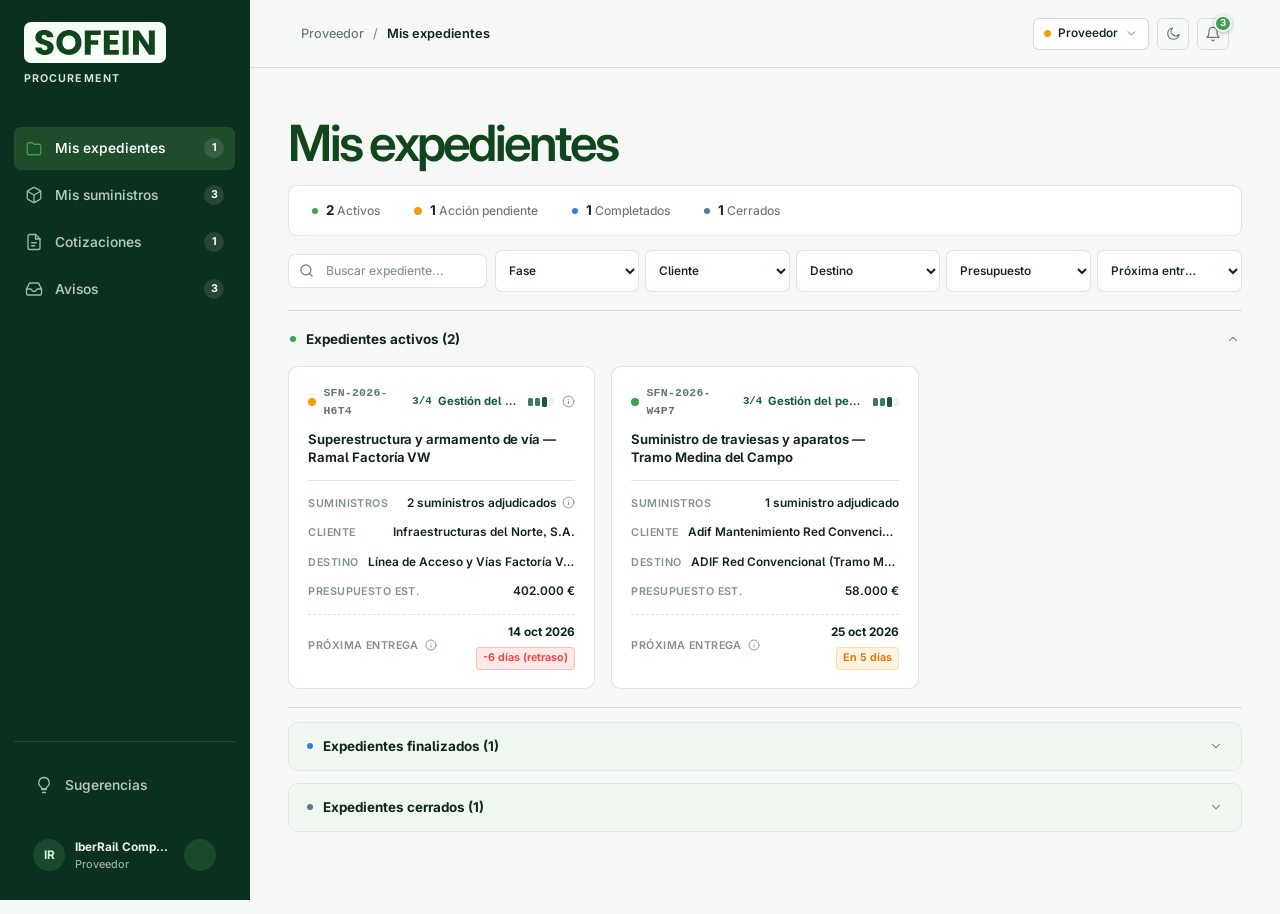
<file: proveedores.html>
<!doctype html>
<html lang="es">
  <head>
    <meta charset="utf-8" />
    <meta http-equiv="refresh" content="0; url=app.html#proveedor" />
    <link rel="canonical" href="app.html#proveedor" />
    <title>SOFEIN | Portal proveedor</title>
      <link rel="icon" type="image/svg+xml" href="assets/favicon.svg" />
  </head>
  <body>
    <p>Redirigiendo al portal proveedor... <a href="app.html#proveedor">Continuar</a></p>
    <script>location.replace("app.html#proveedor");</script>
  </body>
</html>
</file>
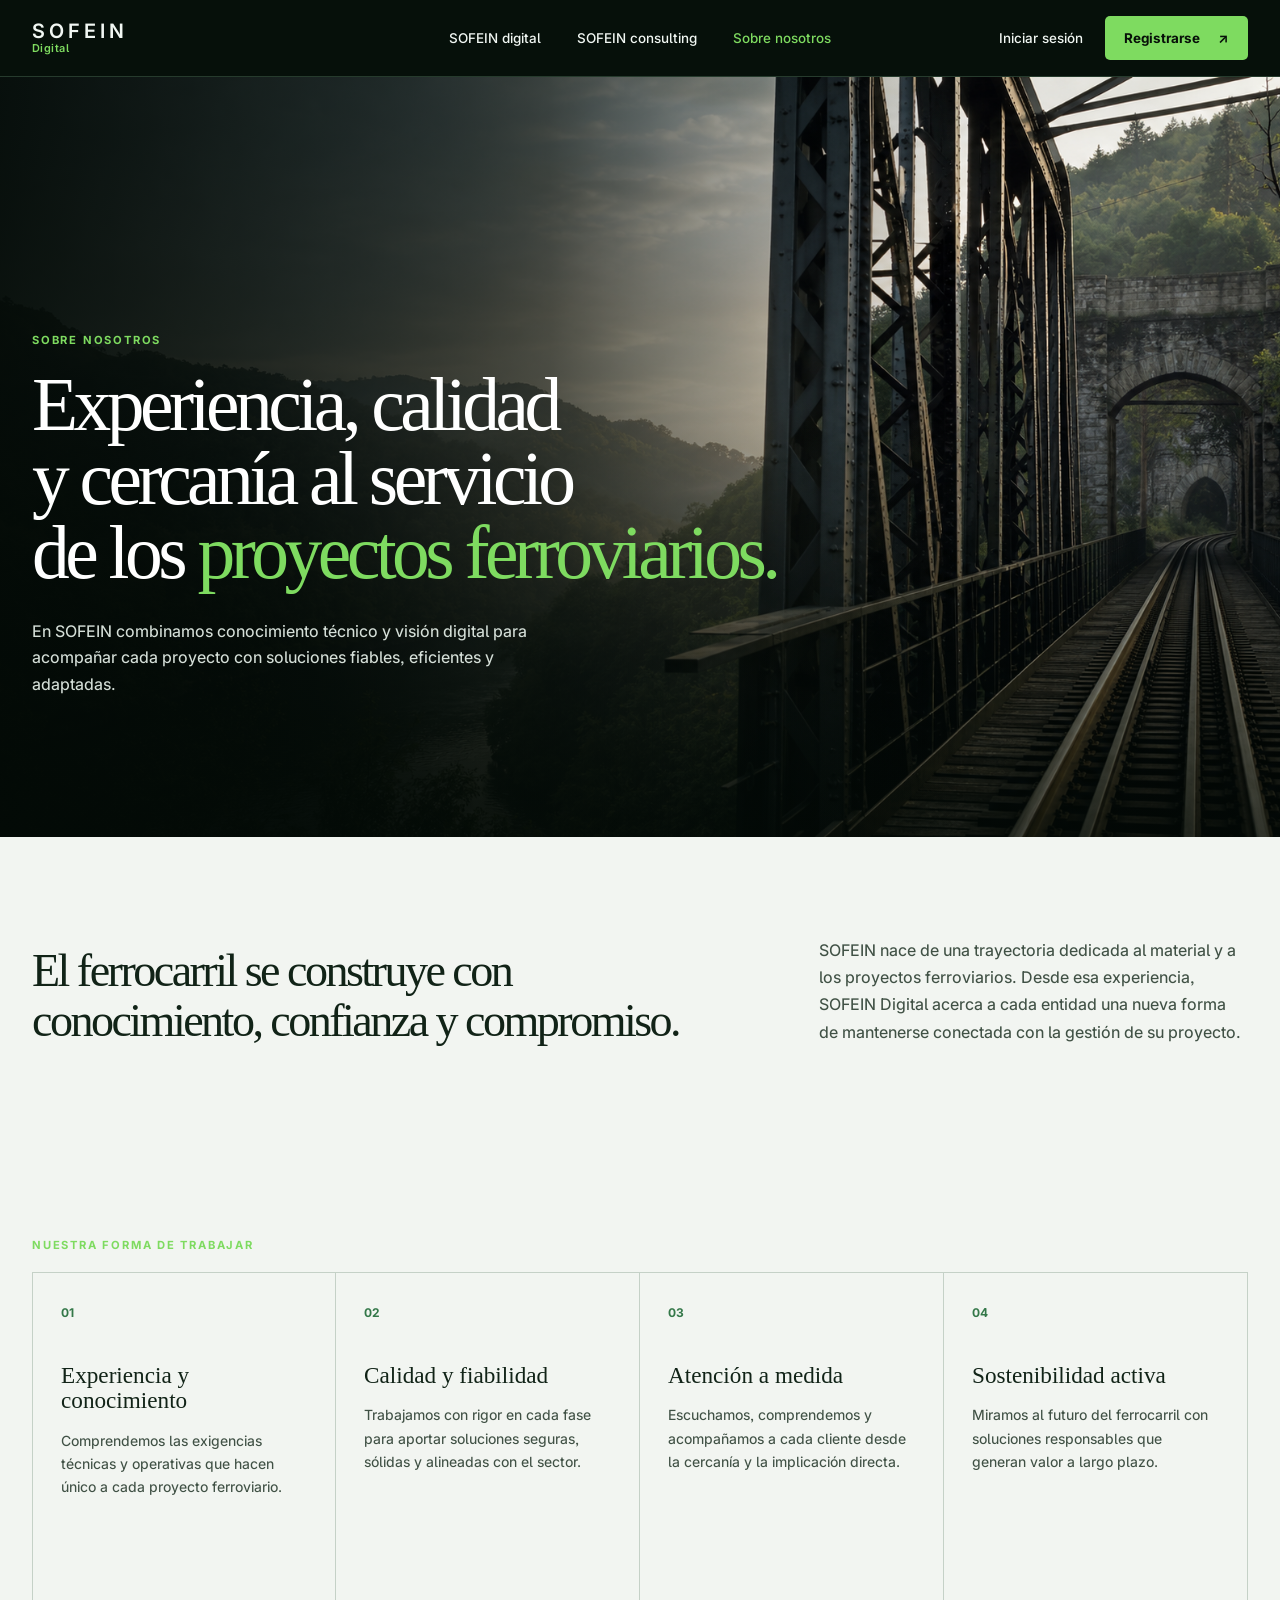
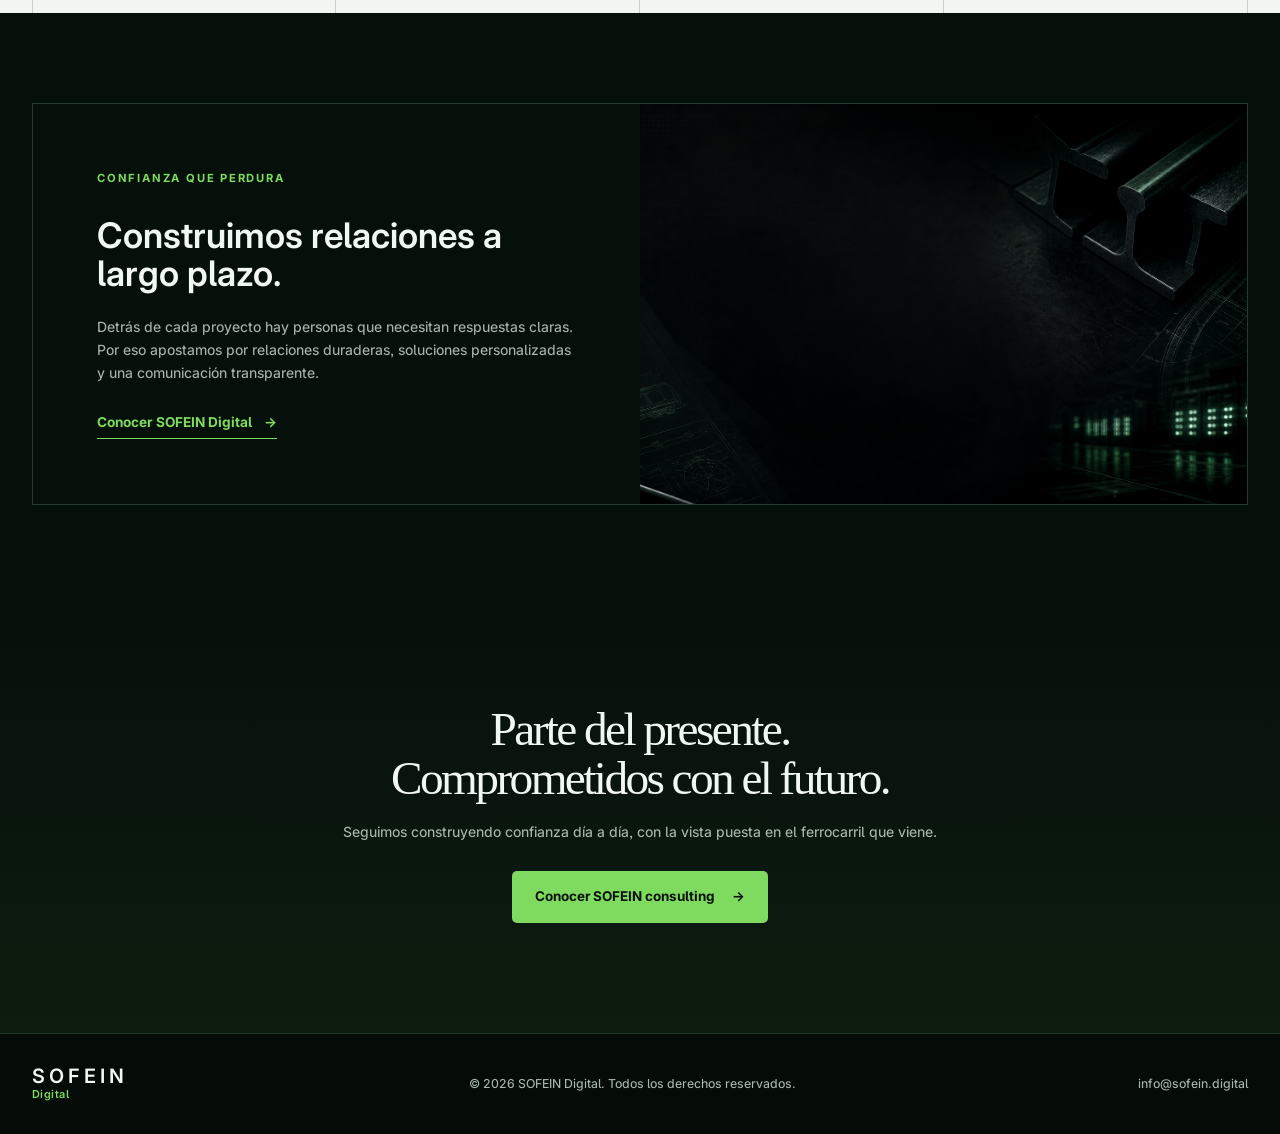
<file: sobre-nosotros.html>
<!doctype html>
<html lang="es">
  <head>
    <meta charset="utf-8" />
    <meta name="viewport" content="width=device-width, initial-scale=1" />
    <title>Sobre nosotros | SOFEIN Digital</title>
    <meta name="description" content="Experiencia, calidad y cercanía al servicio de los proyectos ferroviarios." />
    <link rel="stylesheet" href="styles.css" />
      <link rel="icon" type="image/svg+xml" href="assets/favicon.svg" />
  </head>
  <body class="product-page product-green about-page">
    <header class="product-header" id="topbar"><div class="product-shell product-header-inner"><a class="product-brand brand-stacked" href="index.html"><span>SOFEIN</span><small>Digital</small></a><nav class="product-nav" aria-label="Navegación principal"><a href="sofein-digital.html">SOFEIN digital</a><a href="consulting.html">SOFEIN consulting</a><a class="active" href="sobre-nosotros.html">Sobre nosotros</a></nav><div class="product-actions"><a class="product-login" href="app.html#cliente">Iniciar sesión</a><a class="product-button" href="app.html#admin">Registrarse <span>↗</span></a><button class="product-menu" id="navToggle" type="button" aria-label="Abrir menú" aria-expanded="false">☰</button></div></div></header>
    <main>
      <section class="product-hero about-product-hero"><div class="product-shell product-hero-copy"><p class="product-overline">SOBRE NOSOTROS</p><h1>Experiencia, calidad<br />y cercanía al servicio<br />de los <em>proyectos ferroviarios.</em></h1><p>En SOFEIN combinamos conocimiento técnico y visión digital para acompañar cada proyecto con soluciones fiables, eficientes y adaptadas.</p></div></section>
      <section class="about-intro"><div class="product-shell split-copy"><h2>El ferrocarril se construye con conocimiento, confianza y compromiso.</h2><p>SOFEIN nace de una trayectoria dedicada al material y a los proyectos ferroviarios. Desde esa experiencia, SOFEIN Digital acerca a cada entidad una nueva forma de mantenerse conectada con la gestión de su proyecto.</p></div></section>
      <section class="about-pillars"><div class="product-shell"><p class="product-overline">NUESTRA FORMA DE TRABAJAR</p><div class="about-grid"><article><span>01</span><h3>Experiencia y conocimiento</h3><p>Comprendemos las exigencias técnicas y operativas que hacen único a cada proyecto ferroviario.</p></article><article><span>02</span><h3>Calidad y fiabilidad</h3><p>Trabajamos con rigor en cada fase para aportar soluciones seguras, sólidas y alineadas con el sector.</p></article><article><span>03</span><h3>Atención a medida</h3><p>Escuchamos, comprendemos y acompañamos a cada cliente desde la cercanía y la implicación directa.</p></article><article><span>04</span><h3>Sostenibilidad activa</h3><p>Miramos al futuro del ferrocarril con soluciones responsables que generan valor a largo plazo.</p></article></div></div></section>
      <section class="about-relationship"><div class="product-shell editorial-grid"><div><p class="product-overline">CONFIANZA QUE PERDURA</p><h2>Construimos relaciones a largo plazo.</h2><p>Detrás de cada proyecto hay personas que necesitan respuestas claras. Por eso apostamos por relaciones duraderas, soluciones personalizadas y una comunicación transparente.</p><a class="product-text-link" href="sofein-digital.html">Conocer SOFEIN Digital <span>→</span></a></div><img src="assets/premium-steel-bg.png" alt="Material ferroviario" /></div></section>
      <section class="product-final"><div class="product-shell"><h2>Parte del presente.<br />Comprometidos con el futuro.</h2><p>Seguimos construyendo confianza día a día, con la vista puesta en el ferrocarril que viene.</p><a class="product-button product-button-large" href="consulting.html">Conocer SOFEIN consulting <span>→</span></a></div></section>
    </main>
    <footer class="product-footer"><div class="product-shell"><a class="product-brand brand-stacked" href="index.html"><span>SOFEIN</span><small>Digital</small></a><p>© 2026 SOFEIN Digital. Todos los derechos reservados.</p><a href="mailto:info@sofein.digital">info@sofein.digital</a></div></footer>
    <script>const t=document.getElementById('topbar'),b=document.getElementById('navToggle');b.addEventListener('click',()=>{const o=t.classList.toggle('nav-open');b.setAttribute('aria-expanded',String(o))});document.querySelectorAll('a').forEach(function(a){a.addEventListener('click',function(){t.classList.remove('nav-open');b.setAttribute('aria-expanded','false')})});</script>
  </body>
</html>
</file>
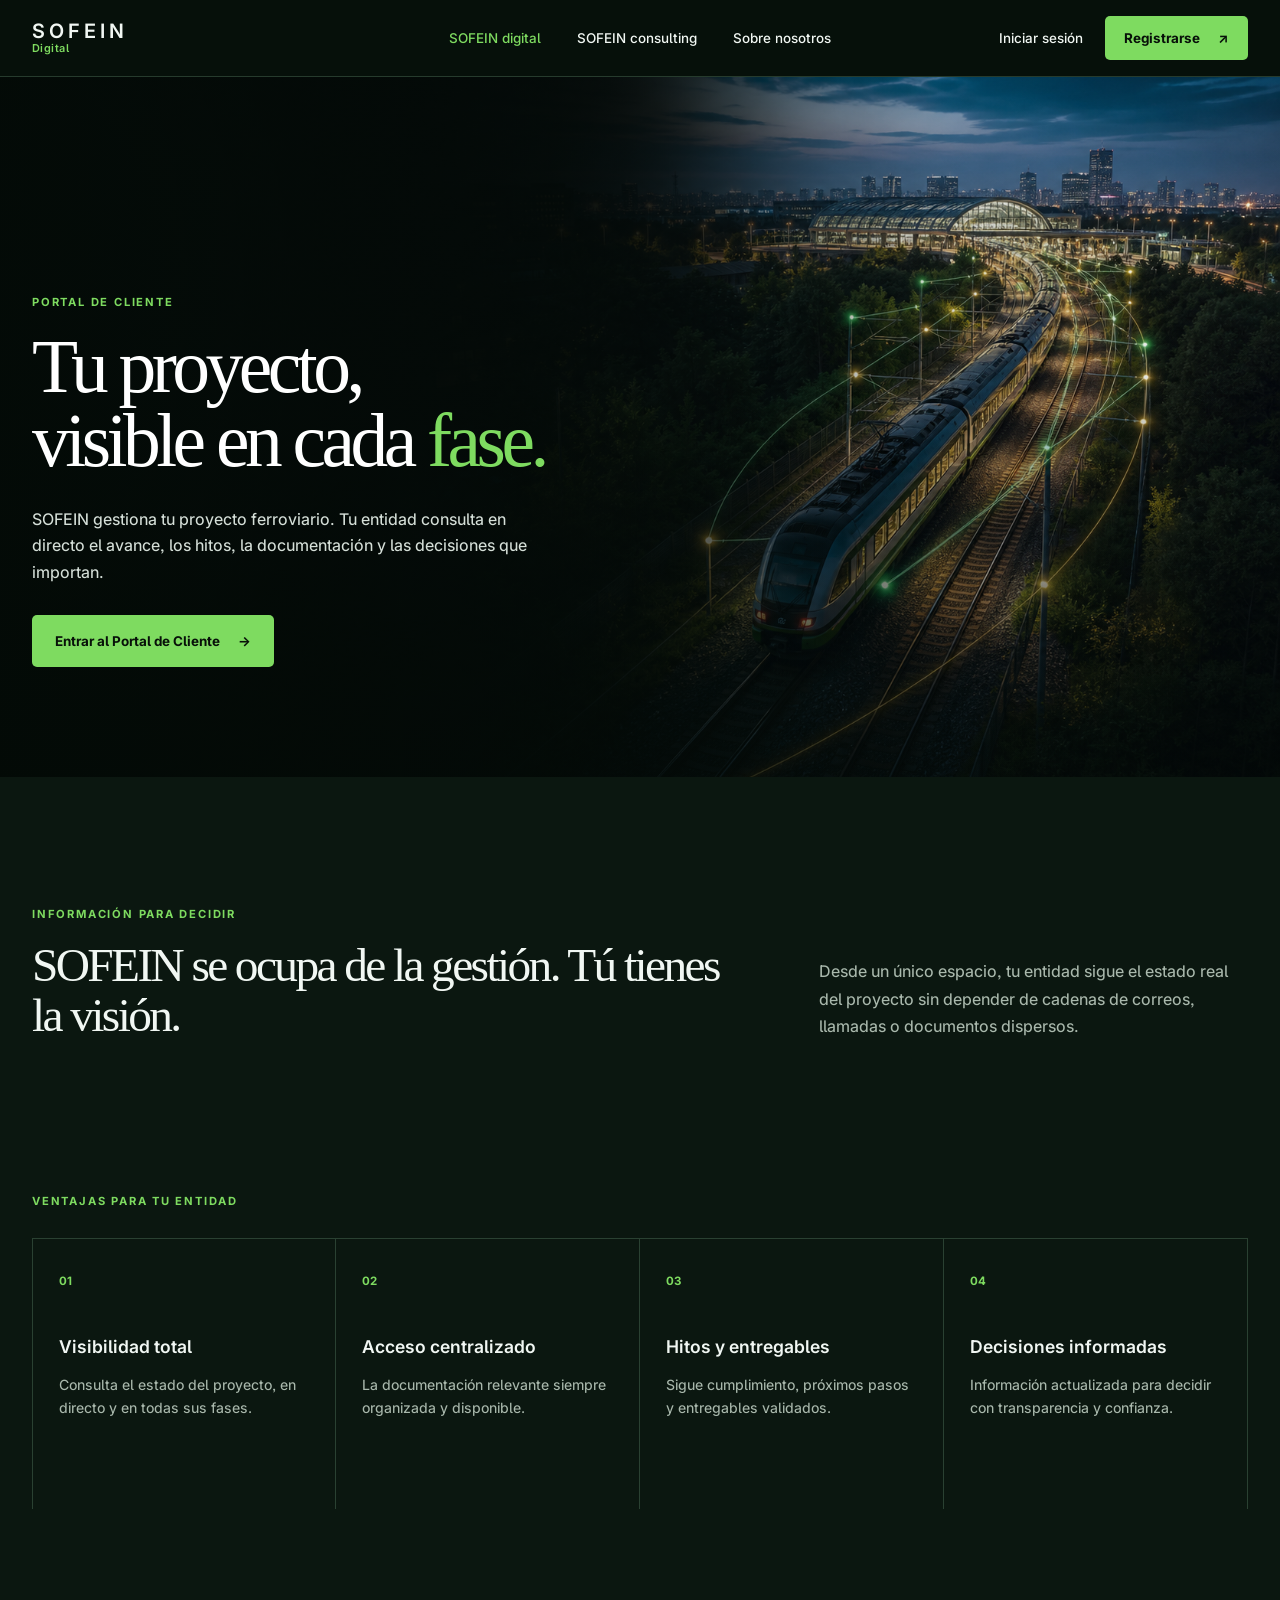
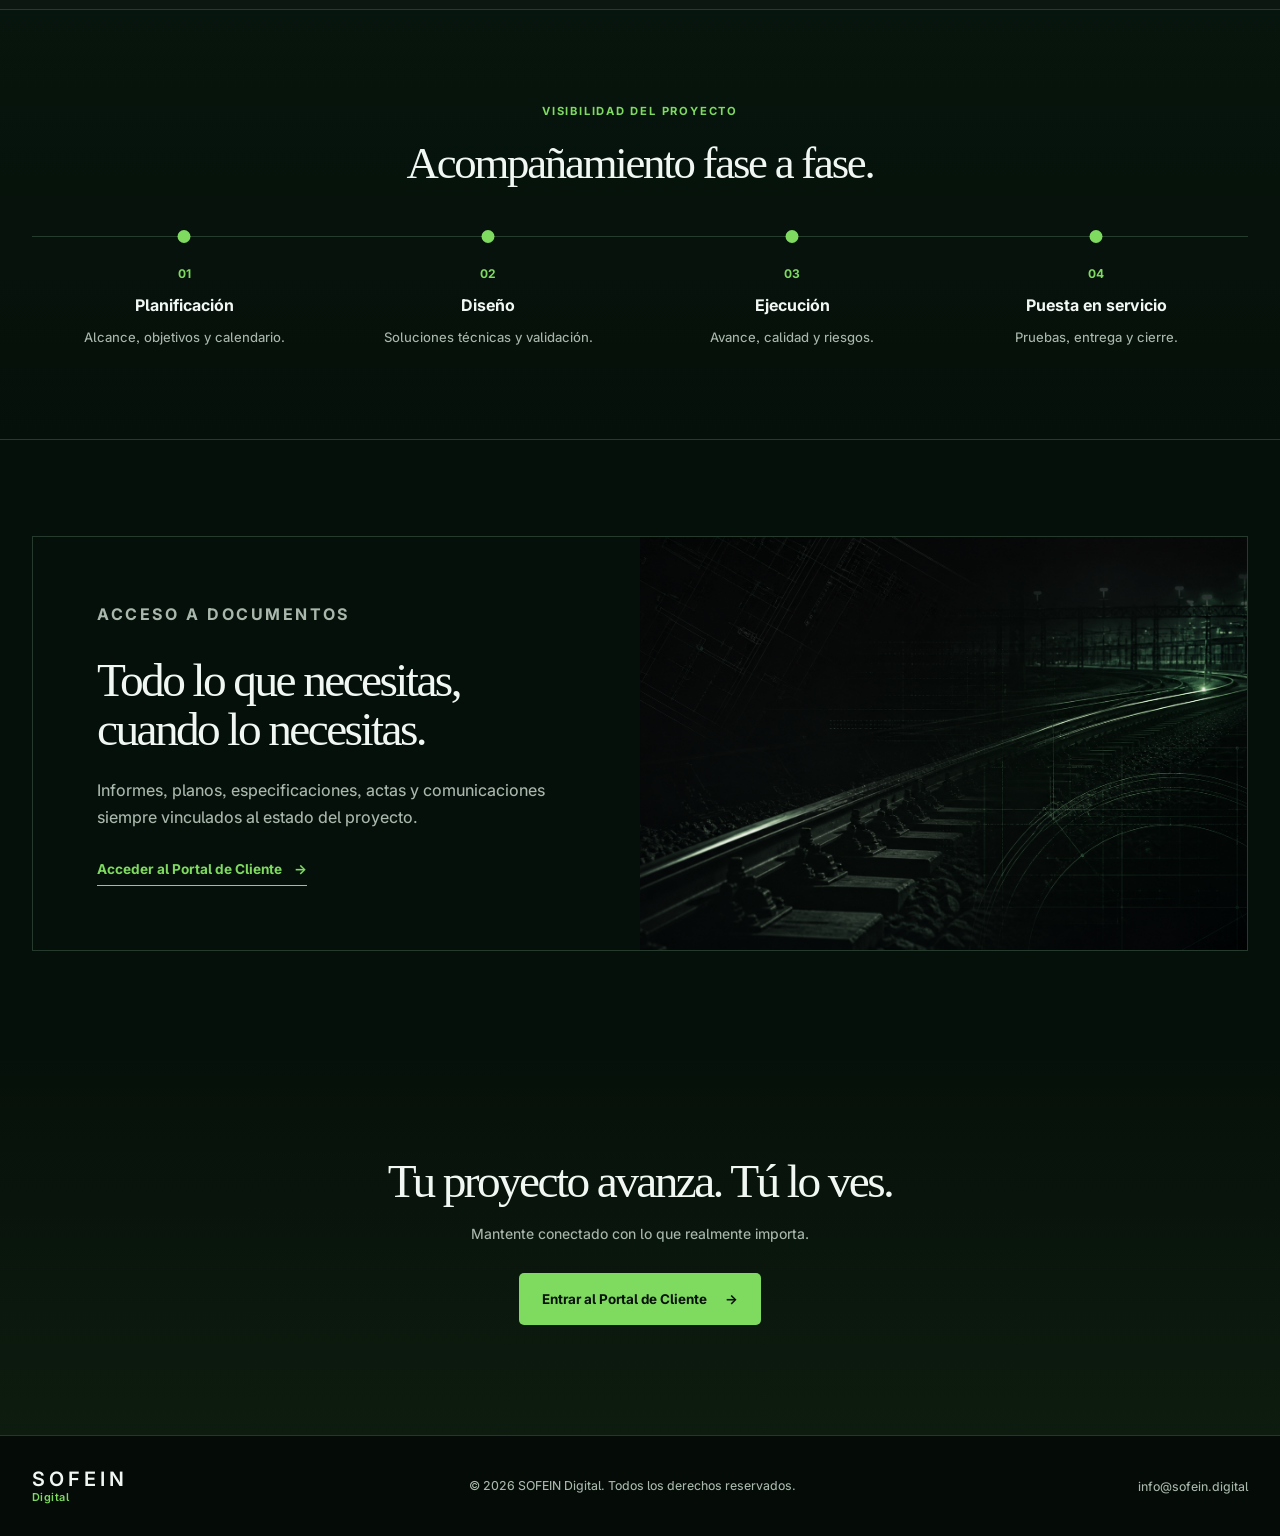
<file: sofein-digital.html>
<!doctype html>
<html lang="es">
  <head>
    <meta charset="utf-8" />
    <meta name="viewport" content="width=device-width, initial-scale=1" />
    <title>SOFEIN Digital | Portal de Cliente ferroviario</title>
    <meta name="description" content="SOFEIN gestiona tu proyecto ferroviario; tu entidad sigue cada fase desde el Portal de Cliente." />
    <link rel="stylesheet" href="styles.css" />
      <link rel="icon" type="image/svg+xml" href="assets/favicon.svg" />
  </head>
  <body class="product-page product-green">
    <header class="product-header" id="topbar">
      <div class="product-shell product-header-inner">
        <a class="product-brand brand-stacked" href="index.html"><span>SOFEIN</span><small>Digital</small></a>
        <nav class="product-nav" aria-label="Navegación principal"><a class="active" href="sofein-digital.html">SOFEIN digital</a><a href="consulting.html">SOFEIN consulting</a><a href="sobre-nosotros.html">Sobre nosotros</a></nav>
        <div class="product-actions"><a class="product-login" href="app.html#cliente">Iniciar sesión</a><a class="product-button" href="app.html#admin">Registrarse <span>↗</span></a><button class="product-menu" id="navToggle" type="button" aria-label="Abrir menú" aria-expanded="false">☰</button></div>
      </div>
    </header>
    <main>
      <section class="product-hero digital-product-hero"><div class="product-shell product-hero-copy"><p class="product-overline">PORTAL DE CLIENTE</p><h1>Tu proyecto,<br />visible en cada <em>fase.</em></h1><p>SOFEIN gestiona tu proyecto ferroviario. Tu entidad consulta en directo el avance, los hitos, la documentación y las decisiones que importan.</p><a class="product-button product-button-large" href="app.html#cliente">Entrar al Portal de Cliente <span>→</span></a></div></section>
      <section class="product-intro"><div class="product-shell split-copy"><div><p class="product-overline">INFORMACIÓN PARA DECIDIR</p><h2>SOFEIN se ocupa de la gestión. Tú tienes la visión.</h2></div><p>Desde un único espacio, tu entidad sigue el estado real del proyecto sin depender de cadenas de correos, llamadas o documentos dispersos.</p></div></section>
      <section class="product-capabilities"><div class="product-shell"><p class="product-overline">VENTAJAS PARA TU ENTIDAD</p><div class="capability-grid"><article><span>01</span><h3>Visibilidad total</h3><p>Consulta el estado del proyecto, en directo y en todas sus fases.</p></article><article><span>02</span><h3>Acceso centralizado</h3><p>La documentación relevante siempre organizada y disponible.</p></article><article><span>03</span><h3>Hitos y entregables</h3><p>Sigue cumplimiento, próximos pasos y entregables validados.</p></article><article><span>04</span><h3>Decisiones informadas</h3><p>Información actualizada para decidir con transparencia y confianza.</p></article></div></div></section>
      <section class="project-journey"><div class="product-shell"><p class="product-overline">VISIBILIDAD DEL PROYECTO</p><h2>Acompañamiento fase a fase.</h2><ol><li><b>01</b><strong>Planificación</strong><span>Alcance, objetivos y calendario.</span></li><li><b>02</b><strong>Diseño</strong><span>Soluciones técnicas y validación.</span></li><li><b>03</b><strong>Ejecución</strong><span>Avance, calidad y riesgos.</span></li><li><b>04</b><strong>Puesta en servicio</strong><span>Pruebas, entrega y cierre.</span></li></ol></div></section>
      <section class="product-editorial"><div class="product-shell editorial-grid"><div><p class="product-overline">ACCESO A DOCUMENTOS</p><h2>Todo lo que necesitas, cuando lo necesitas.</h2><p>Informes, planos, especificaciones, actas y comunicaciones siempre vinculados al estado del proyecto.</p><a class="product-text-link" href="app.html#cliente">Acceder al Portal de Cliente <span>→</span></a></div><img src="assets/premium-rail-bg.png" alt="Infraestructura ferroviaria" /></div></section>
      <section class="product-final"><div class="product-shell"><h2>Tu proyecto avanza. Tú lo ves.</h2><p>Mantente conectado con lo que realmente importa.</p><a class="product-button product-button-large" href="app.html#cliente">Entrar al Portal de Cliente <span>→</span></a></div></section>
    </main>
    <footer class="product-footer"><div class="product-shell"><a class="product-brand brand-stacked" href="index.html"><span>SOFEIN</span><small>Digital</small></a><p>© 2026 SOFEIN Digital. Todos los derechos reservados.</p><a href="mailto:info@sofein.digital">info@sofein.digital</a></div></footer>
    <script>const t=document.getElementById('topbar'),b=document.getElementById('navToggle');b.addEventListener('click',()=>{const o=t.classList.toggle('nav-open');b.setAttribute('aria-expanded',String(o))});document.querySelectorAll('a').forEach(function(a){a.addEventListener('click',function(){t.classList.remove('nav-open');b.setAttribute('aria-expanded','false')})});</script>
  </body>
</html>
</file>
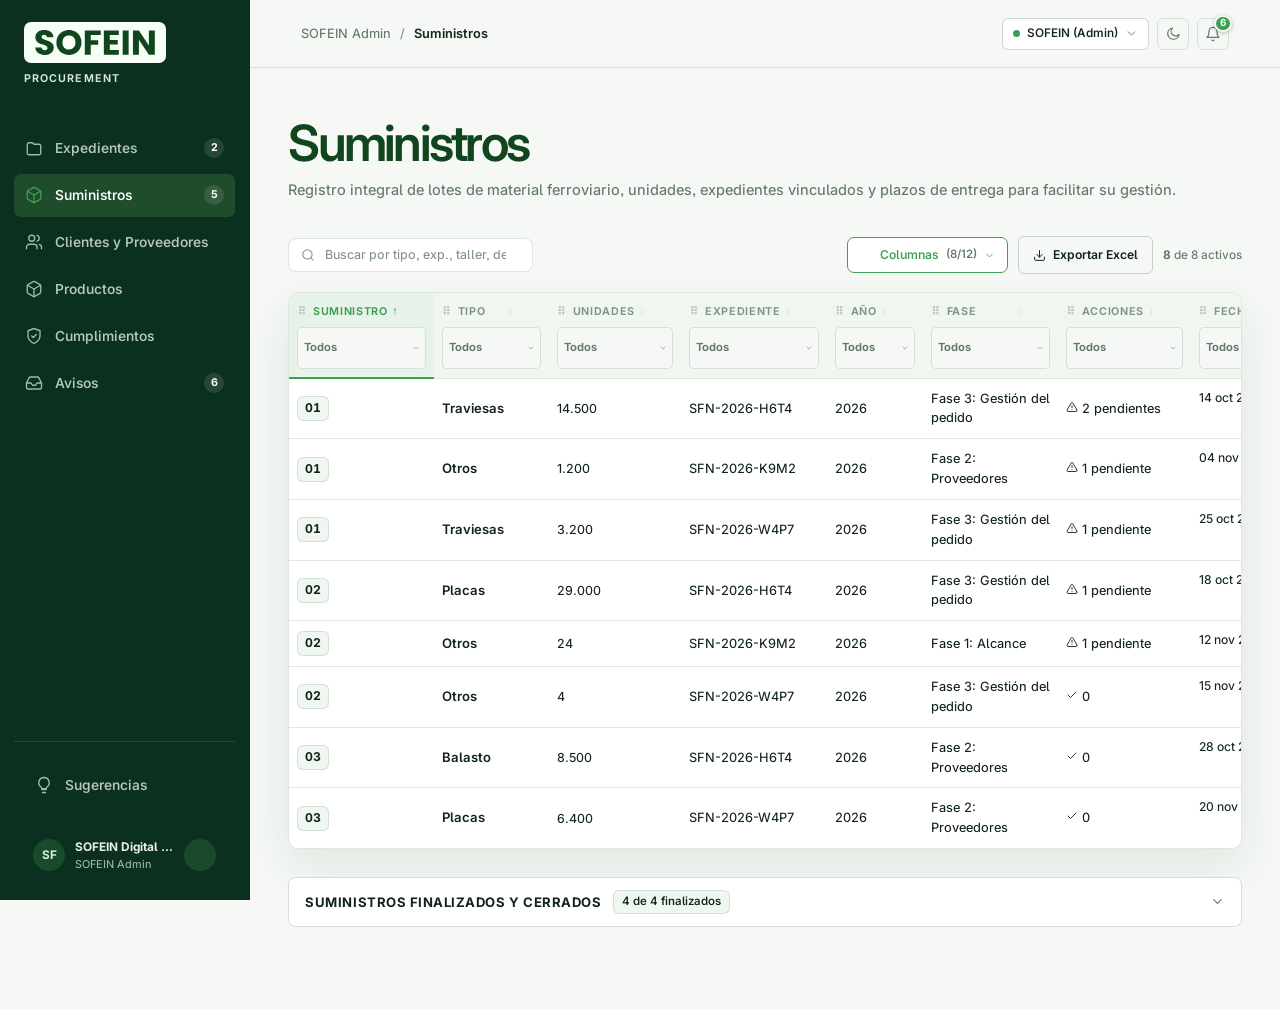
<file: suministros.html>
<!doctype html>
<html lang="es">
  <head>
    <meta charset="utf-8" />
    <meta http-equiv="refresh" content="0; url=app.html#admin/suministros" />
    <link rel="canonical" href="app.html#admin/suministros" />
    <title>SOFEIN | Suministros</title>
    <link rel="icon" type="image/svg+xml" href="assets/favicon.svg" />
  </head>
  <body>
    <p>Redirigiendo a suministros... <a href="app.html#admin/suministros">Continuar</a></p>
    <script>location.replace("app.html#admin/suministros");</script>
  </body>
</html>
</file>
<file: styles.css>
@import url("https://fonts.googleapis.com/css2?family=Inter:wght@400;450;500;600;700&display=swap");

/* ============================================================
   SOFEIN - Sistema visual unico (dark, minimalista, estilo Attio)
   ============================================================ */

:root {
  color-scheme: dark;

  /* Surfaces */
  --bg: #030604;
  --bg-2: #070b08;
  --surface: #0d130f;
  --surface-2: #111914;
  --surface-3: #17211a;
  --hover: #142018;

  /* Borders */
  --border: rgba(183, 255, 204, 0.1);
  --border-soft: rgba(183, 255, 204, 0.06);
  --border-strong: rgba(183, 255, 204, 0.2);

  /* Text */
  --text: #f3f7f4;
  --muted: #a7b5aa;
  --subtle: #748377;

  /* Brand + accent */
  --brand: #10451d;
  --brand-2: #1d6b32;
  --accent: #52df7f;
  --accent-2: #8ff2aa;
  --accent-ink: #031107;
  --accent-soft: rgba(82, 223, 127, 0.12);
  --accent-border: rgba(82, 223, 127, 0.32);

  /* Status */
  --st-pending: #d6a23a;
  --st-pending-bg: rgba(214, 162, 58, 0.14);
  --st-delivered: #5b9bf0;
  --st-delivered-bg: rgba(91, 155, 240, 0.14);
  --st-validated: #46c08b;
  --st-validated-bg: rgba(70, 192, 139, 0.14);
  --st-rejected: #e2606b;
  --st-rejected-bg: rgba(226, 96, 107, 0.14);
  --st-signed: #9b87f5;
  --st-signed-bg: rgba(155, 135, 245, 0.14);

  --radius: 8px;
  --radius-sm: 6px;
  --radius-pill: 999px;
  --shadow: none;

  --maxw: 1160px;
  --gutter: clamp(16px, 4vw, 36px);
  --sidebar-w: 236px;

  font-family: "Inter", ui-sans-serif, system-ui, -apple-system, "Segoe UI", sans-serif;
  font-feature-settings: "ss03" on, "cv05" on;
}

* {
  box-sizing: border-box;
}

html {
  scroll-behavior: smooth;
}

body {
  margin: 0;
  background: var(--bg);
  color: var(--text);
  font-size: 14px;
  font-weight: 450;
  line-height: 1.55;
  -webkit-font-smoothing: antialiased;
  text-rendering: optimizeLegibility;
}

a {
  color: inherit;
  text-decoration: none;
}

button,
select,
input {
  font: inherit;
  color: inherit;
}

img {
  max-width: 100%;
  display: block;
}

::selection {
  background: var(--accent-soft);
}

/* ---------- Typography ---------- */
h1,
h2,
h3,
h4,
p {
  margin-top: 0;
}

h1 {
  margin-bottom: 16px;
  font-size: clamp(2.1rem, 5vw, 3.6rem);
  font-weight: 600;
  line-height: 1.04;
  letter-spacing: 0;
}

h2 {
  margin-bottom: 12px;
  font-size: clamp(1.5rem, 3vw, 2.2rem);
  font-weight: 600;
  line-height: 1.1;
  letter-spacing: 0;
}

h3 {
  margin-bottom: 0;
  font-size: 1rem;
  font-weight: 600;
  letter-spacing: 0;
}

p {
  color: var(--muted);
  line-height: 1.65;
}

.eyebrow {
  margin: 0 0 14px;
  color: var(--subtle);
  font-size: 0.72rem;
  font-weight: 600;
  letter-spacing: 0.1em;
  text-transform: uppercase;
}

.label {
  color: var(--subtle);
  font-size: 0.68rem;
  font-weight: 600;
  letter-spacing: 0.1em;
  text-transform: uppercase;
}

.crumbs {
  display: flex;
  align-items: center;
  gap: 8px;
  font-size: 0.88rem;
  color: var(--muted);
  min-width: 0;
}

.crumbs .sep {
  color: var(--subtle);
}

.crumbs .here {
  color: var(--text);
  font-weight: 600;
}

.view-head {
  display: flex;
  align-items: flex-end;
  justify-content: space-between;
  flex-wrap: wrap;
  gap: 16px;
}

.view-head h1 {
  max-width: 780px;
  margin-bottom: 4px;
  font-size: clamp(1.75rem, 3vw, 2.45rem);
  font-weight: 620;
}

.view-head p {
  max-width: 560px;
  margin: 0;
  font-size: 0.92rem;
}

/* ---------- Data table (Attio-like) ---------- */
.table-wrap {
  overflow-x: auto;
  -webkit-overflow-scrolling: touch;
}

.chip {
  padding: 6px 12px;
  border: 1px solid var(--border);
  border-radius: var(--radius-pill);
  background: var(--surface);
  color: var(--muted);
  font-size: 0.82rem;
  font-weight: 500;
  cursor: pointer;
  transition: color 0.15s, border-color 0.15s, background 0.15s;
}

.chip:hover {
  color: var(--text);
  border-color: var(--border-strong);
}

.chip.is-active {
  background: var(--accent-soft);
  border-color: var(--accent-border);
  color: var(--accent);
}

select {
  width: 100%;
  min-height: 42px;
  border: 1px solid var(--border);
  border-radius: var(--radius-sm);
  background: var(--surface-2);
  padding: 0 12px;
  cursor: pointer;
}

select:focus,
.button:focus-visible,
.nav-link:focus-visible,
.chip:focus-visible,
.report-item:focus-visible,
.icon-button:focus-visible,
.menu-button:focus-visible {
  outline: 2px solid var(--accent);
  outline-offset: 1px;
}

.badge {
  padding: 3px 9px;
  border: 1px solid var(--border);
  border-radius: var(--radius-pill);
  background: var(--surface);
  color: var(--muted);
  font-size: 0.72rem;
  font-weight: 500;
}

/* ============================================================
   RESPONSIVE
   ============================================================ */
@media (max-width: 760px) {
  .view-head,
  .panel-head {
    align-items: stretch;
  }
}

/* SOFEIN Digital landing. Scoped so the existing platform remains untouched. */
.digital-landing { --digital-bg:#030604; --digital-text:#f1f7f3; --digital-muted:#a6b5aa; --digital-line:rgba(183,255,204,.14); --digital-green:#7edb60; background:var(--digital-bg); color:var(--digital-text); }
.digital-shell { width:min(1280px,calc(100% - 64px)); margin-inline:auto; }.digital-header { position:absolute; z-index:5; inset:0 0 auto; border-bottom:1px solid rgba(235,250,240,.13); }.digital-header-inner { display:flex; min-height:76px; align-items:center; justify-content:space-between; gap:28px; }.digital-brand { display:inline-flex; align-items:baseline; gap:7px; flex-shrink:0; }.digital-brand-name { font-size:1.28rem; font-weight:600; letter-spacing:.24em; line-height:1; }.digital-brand-sub { color:#bfd0c3; font-size:.83rem; font-weight:500; letter-spacing:-.02em; }.digital-nav { display:flex; align-items:center; gap:10px; margin-left:auto; }.digital-nav a,.digital-login { color:#e9f2eb; padding:10px 14px; font-size:.87rem; font-weight:500; }.digital-nav a:hover,.digital-login:hover { color:var(--digital-green); }.digital-actions { display:flex; align-items:center; gap:10px; }.digital-button { display:inline-flex; align-items:center; justify-content:center; gap:20px; min-height:44px; padding:0 18px; border-radius:5px; background:var(--digital-green); color:#031107; font-size:.86rem; font-weight:650; transition:background .2s,transform .2s; }.digital-button:hover { background:#8ff2aa; transform:translateY(-1px); }.digital-button span { font-size:1.15rem; font-weight:400; }.digital-menu { display:none; border:0; background:transparent; color:white; padding:8px; }
.digital-hero { position:relative; min-height:min(780px,100vh); overflow:hidden; display:flex; align-items:end; isolation:isolate; }.digital-hero-image { position:absolute; inset:0; z-index:-2; background:url('assets/digital-hero.png') center center/cover no-repeat; filter:saturate(.64) contrast(1.07) brightness(.63); }.digital-hero::after { content:''; position:absolute; inset:0; z-index:-1; background:linear-gradient(90deg,rgba(3,6,4,.93) 0%,rgba(3,6,4,.68) 39%,rgba(3,6,4,.08) 72%),linear-gradient(0deg,rgba(3,6,4,.76),transparent 47%); }.digital-hero-content { padding:172px 0 106px; }.digital-index { margin:0 0 18px; color:var(--digital-green); font-size:.69rem; font-weight:600; letter-spacing:.16em; }.digital-hero h1 { max-width:760px; margin:0; color:white; font-size:clamp(3.1rem,6.4vw,6.2rem); font-weight:500; letter-spacing:-.065em; line-height:.96; }.digital-hero h1 em { color:#8ff2aa; font-style:normal; }.digital-lead { max-width:490px; margin:28px 0 30px; color:#d1dfd5; font-size:1rem; line-height:1.65; }.digital-button-large { min-height:52px; padding-inline:22px; }.digital-rail-line { position:absolute; right:max(32px,calc((100% - 1280px)/2)); bottom:42px; display:flex; gap:8px; }.digital-rail-line span { display:block; width:52px; height:1px; background:rgba(215,247,223,.75); transform:skewX(-40deg); }
.digital-entry { padding:clamp(74px,10vw,142px) 0; border-bottom:1px solid var(--digital-line); background:#060a08; }.digital-entry-inner { display:grid; grid-template-columns:1.12fr .72fr; align-items:end; gap:80px; }.digital-entry h2,.digital-service-card h2,.digital-cta h2 { margin:0; color:var(--digital-text); font-size:clamp(2rem,3.45vw,3.55rem); font-weight:500; letter-spacing:-.055em; line-height:1.05; }.digital-entry-copy p { margin:0 0 24px; color:var(--digital-muted); font-size:.98rem; }.digital-text-link { display:inline-flex; align-items:center; gap:12px; padding-bottom:5px; border-bottom:1px solid rgba(143,242,170,.65); color:#8ff2aa; font-size:.86rem; font-weight:600; }.digital-text-link span { font-size:1.1rem; }.digital-services { padding:14px 0; background:#060a08; }.digital-services-grid { display:grid; grid-template-columns:1fr 1fr; gap:14px; }.digital-service-card { min-height:380px; display:flex; flex-direction:column; align-items:flex-start; justify-content:flex-end; padding:clamp(28px,4vw,52px); border:1px solid var(--digital-line); background:linear-gradient(120deg,rgba(5,15,9,.96),rgba(5,12,8,.54)),url('assets/premium-rail-bg.png') center/cover; }.digital-service-card h2 { max-width:460px; margin-bottom:34px; font-size:clamp(1.75rem,2.5vw,2.6rem); }.consulting-card { background:linear-gradient(120deg,rgba(7,15,10,.96),rgba(5,12,8,.6)),url('assets/premium-steel-bg.png') center/cover; }.digital-cta { padding:clamp(86px,12vw,160px) 0; background:#060a08; }.digital-cta-inner { display:flex; flex-direction:column; align-items:flex-start; }.digital-cta h2 { max-width:800px; margin-bottom:36px; }.digital-footer { display:block; border-top:1px solid var(--digital-line); background:#060a08; }.digital-footer-inner { display:flex; align-items:center; justify-content:space-between; gap:24px; min-height:104px; }.digital-footer p,.digital-footer a { margin:0; color:#899b8e; font-size:.77rem; }.digital-footer .digital-brand { color:var(--digital-text); }.digital-footer .digital-brand-sub { color:#9caf9f; }
@media (max-width:800px) { .digital-shell { width:min(100% - 36px,1280px); }.digital-header { background:rgba(3,6,4,.75); backdrop-filter:blur(12px); }.digital-header-inner { min-height:64px; }.digital-nav { display:none; }.digital-menu { display:inline-grid; place-items:center; }.digital-header.nav-open .digital-nav { position:absolute; top:64px; left:0; right:0; display:flex; flex-direction:column; align-items:stretch; padding:14px 18px 20px; border-bottom:1px solid var(--digital-line); background:#060a08; }.digital-header.nav-open .digital-nav a { padding:13px 0; }.digital-login { display:none; }.digital-hero { min-height:700px; }.digital-hero-content { padding-top:156px; padding-bottom:100px; }.digital-hero h1 { font-size:clamp(3rem,12vw,5.2rem); }.digital-entry-inner,.digital-services-grid { grid-template-columns:1fr; gap:34px; }.digital-service-card { min-height:300px; }.digital-footer-inner { min-height:130px; flex-wrap:wrap; padding:28px 0; } }
@media (max-width:480px) { .digital-brand-name { font-size:1rem; }.digital-brand-sub { font-size:.72rem; }.digital-actions { gap:2px; }.digital-actions .digital-button { min-height:37px; padding:0 11px; font-size:.75rem; }.digital-actions .digital-button span { display:none; }.digital-hero { min-height:650px; }.digital-hero h1 { letter-spacing:-.07em; }.digital-lead { font-size:.91rem; }.digital-rail-line { display:none; }.digital-entry,.digital-cta { padding-block:72px; }.digital-service-card { padding:30px; }.digital-footer-inner { align-items:flex-start; flex-direction:column; gap:12px; } }

/* Dedicated SOFEIN Digital and Consulting showcase pages */
.digital-header-inner { display:grid; grid-template-columns:1fr auto 1fr; }.digital-header .digital-nav { margin:0; }.digital-header .digital-actions { justify-self:end; }
.product-page { --product-bg:#06100a; --product-surface:#0b1710; --product-text:#f1f7f3; --product-muted:#a9b8ac; --product-line:rgba(183,255,204,.18); --product-accent:#7edb60; margin:0; background:var(--product-bg); color:var(--product-text); }.product-red { --product-bg:#100a0c; --product-surface:#1a0e12; --product-muted:#c2b0b4; --product-line:rgba(255,175,184,.18); --product-accent:#d74758; }
.product-shell { width:min(1280px,calc(100% - 64px)); margin-inline:auto; }.product-header { position:relative; z-index:5; width:100%; border-bottom:1px solid var(--product-line); background:#06100a; }.product-red .product-header { background:#100a0c; }.product-header-inner { display:grid; grid-template-columns:1fr auto 1fr; align-items:center; min-height:76px; gap:24px; }.product-brand { display:inline-flex; align-items:baseline; gap:7px; color:var(--product-text); }.brand-stacked { display:grid; gap:2px; align-items:start; line-height:1; }.product-brand span { font-size:1.24rem; font-weight:600; letter-spacing:.2em; }.product-brand small { color:var(--product-accent); font-size:.68rem; font-weight:600; letter-spacing:.04em; }.product-nav { display:flex; gap:12px; }.product-nav a,.product-login { padding:10px 12px; color:var(--product-text); font-size:.84rem; font-weight:500; }.product-nav a:hover,.product-nav a.active { color:var(--product-accent); }.product-actions { display:flex; justify-content:end; align-items:center; gap:10px; }.product-button { display:inline-flex; align-items:center; justify-content:center; gap:18px; min-height:44px; padding:0 18px; border:1px solid transparent; border-radius:5px; background:var(--product-accent); color:#081109; font-size:.84rem; font-weight:700; transition:transform .2s,filter .2s; }.product-red .product-button { color:#fff; }.product-button:hover { filter:brightness(1.12); transform:translateY(-1px); }.product-button-large { min-height:52px; padding-inline:22px; }.product-menu { display:none; border:0; background:transparent; color:var(--product-text); font-size:1.25rem; }
.product-hero { min-height:760px; display:flex; align-items:end; position:relative; isolation:isolate; overflow:hidden; }.product-hero::before { content:""; position:absolute; inset:0; z-index:-2; background:center/cover no-repeat; }.digital-product-hero::before { background-image:url('assets/digital-destination-hero.png'); }.consulting-product-hero::before { background-image:url('assets/consulting-hero.png'); }.product-hero::after { content:""; position:absolute; inset:0; z-index:-1; background:linear-gradient(90deg,rgba(3,10,6,.91) 0%,rgba(3,10,6,.63) 43%,transparent 76%),linear-gradient(0deg,rgba(3,10,6,.75),transparent 58%); }.product-red .product-hero::after { background:linear-gradient(90deg,rgba(13,8,10,.94) 0%,rgba(13,8,10,.63) 43%,transparent 76%),linear-gradient(0deg,rgba(13,8,10,.72),transparent 58%); }.product-hero-copy { padding-bottom:110px; }.product-overline { margin:0 0 18px; color:var(--product-accent); font-size:.7rem; font-weight:700; letter-spacing:.16em; }.product-hero h1 { max-width:780px; margin:0; color:#fff; font-family:Georgia,serif; font-size:clamp(3.1rem,5.9vw,5.9rem); font-weight:400; letter-spacing:-.06em; line-height:.98; }.product-hero h1 em { color:var(--product-accent); font-style:normal; }.product-hero-copy > p:not(.product-overline) { max-width:510px; margin:28px 0 30px; color:#d5dfd8; font-size:1rem; }
.consulting-product-hero { align-items:flex-start; }.consulting-product-hero .product-hero-copy { padding-top:76px; }
.product-intro { padding:clamp(80px,10vw,140px) 0; background:var(--product-surface); }.split-copy { display:grid; grid-template-columns:1.18fr .72fr; gap:84px; align-items:end; }.split-copy h2,.product-editorial h2,.product-final h2,.consulting-feature h2,.consulting-law h2,.consulting-tenders h2,.contact-section h2 { margin:0; font-family:Georgia,serif; font-size:clamp(2.1rem,3.7vw,3.8rem); font-weight:400; letter-spacing:-.055em; line-height:1.04; }.split-copy > p,.product-editorial p,.consulting-feature p,.consulting-law p,.consulting-tenders p,.contact-section p { margin:0; color:var(--product-muted); font-size:1rem; line-height:1.7; }.product-capabilities { padding:24px 0 100px; background:var(--product-surface); }.capability-grid { display:grid; grid-template-columns:repeat(4,1fr); margin-top:28px; border-top:1px solid var(--product-line); }.capability-grid article { min-height:270px; padding:30px 26px 24px; border-right:1px solid var(--product-line); }.capability-grid article:first-child { border-left:1px solid var(--product-line); }.capability-grid span { color:var(--product-accent); font-size:.72rem; font-weight:700; }.capability-grid h3 { margin:42px 0 12px; color:var(--product-text); font-size:1.1rem; }.capability-grid p { margin:0; color:var(--product-muted); font-size:.88rem; line-height:1.65; }.product-editorial { padding:96px 0; border-top:1px solid var(--product-line); }.editorial-grid,.feature-grid { display:grid; grid-template-columns:1fr 1fr; overflow:hidden; border:1px solid var(--product-line); }.editorial-grid > div,.feature-grid > div { padding:clamp(32px,5vw,68px); display:flex; flex-direction:column; justify-content:center; align-items:flex-start; }.editorial-grid h2 { margin-bottom:22px; }.editorial-grid p { margin-bottom:28px; }.editorial-grid img,.feature-grid img { width:100%; height:100%; min-height:400px; object-fit:cover; filter:saturate(.72) contrast(1.06); }.product-text-link { display:inline-flex; gap:12px; padding-bottom:5px; border-bottom:1px solid var(--product-accent); color:var(--product-accent); font-size:.85rem; font-weight:700; }.product-final { padding:110px 0; text-align:center; background:linear-gradient(180deg,transparent,rgba(126,219,96,.06)); }.product-red .product-final { background:linear-gradient(180deg,transparent,rgba(215,71,88,.08)); }.product-final h2 { margin-bottom:16px; }.product-final p { margin:0 0 28px; color:var(--product-muted); }.product-footer { border-top:1px solid var(--product-line); background:#050b07; }.product-red .product-footer { background:#0c080a; }.product-footer > div { min-height:100px; display:flex; align-items:center; justify-content:space-between; gap:20px; }.product-footer p,.product-footer a:not(.product-brand) { margin:0; color:var(--product-muted); font-size:.77rem; }
.consulting-feature,.consulting-law { padding:14px 0; background:var(--product-bg); }.feature-grid { border-color:var(--product-line); }.consulting-feature h2,.consulting-law h2 { margin:0 0 22px; }.consulting-feature p,.consulting-law p { margin-bottom:28px; }.feature-reverse img { order:-1; }.consulting-tenders { padding:clamp(90px,12vw,150px) 0; background:linear-gradient(90deg,rgba(62,11,19,.89),rgba(17,8,10,.87)),url('assets/consulting-hero.png') center/cover; }.tender-inner { max-width:800px; margin-left:max(32px,calc((100% - 1280px)/2)); }.consulting-tenders h2 { margin:0 0 18px; color:#fff; }.consulting-tenders p { max-width:520px; margin-bottom:30px; color:#e0c8cd; }.contact-section { padding:110px 0; background:var(--product-surface); }.contact-grid { display:grid; grid-template-columns:.84fr 1fr; gap:90px; }.contact-section h2 { margin-bottom:18px; }.contact-section p { margin-bottom:30px; }.contact-section form { display:grid; gap:12px; }.contact-section label { display:grid; gap:7px; color:var(--product-muted); font-size:.75rem; font-weight:600; }.contact-section input,.contact-section textarea { width:100%; min-height:46px; padding:12px; border:1px solid var(--product-line); border-radius:4px; background:rgba(255,255,255,.04); color:#fff; }.contact-section textarea { min-height:112px; resize:vertical; }.contact-section button { justify-self:start; }
.project-journey { padding:92px 0; border-top:1px solid var(--product-line); background:linear-gradient(180deg,#06150d,#06100a); text-align:center; }.project-journey h2 { margin:0 0 48px; font-family:Georgia,serif; font-size:clamp(2.15rem,3.5vw,3.6rem); font-weight:400; letter-spacing:-.05em; }.project-journey ol { display:grid; grid-template-columns:repeat(4,1fr); gap:0; margin:0; padding:0; list-style:none; }.project-journey li { position:relative; display:grid; gap:9px; padding:28px 20px 0; border-top:1px solid var(--product-line); }.project-journey li::before { content:""; position:absolute; top:-7px; left:50%; width:13px; height:13px; border-radius:50%; background:var(--product-accent); transform:translateX(-50%); }.project-journey b { color:var(--product-accent); font-size:.75rem; }.project-journey strong { font-size:1rem; }.project-journey span { color:var(--product-muted); font-size:.82rem; line-height:1.55; }.tenders-section { padding:100px 0; background:#110a0c; }.tenders-head { display:flex; justify-content:space-between; align-items:end; gap:32px; margin-bottom:32px; }.tenders-head h2 { margin:0; font-family:Georgia,serif; font-size:clamp(2.2rem,3.7vw,3.8rem); font-weight:400; letter-spacing:-.055em; }.tenders-head > p { max-width:360px; margin:0; color:var(--product-muted); line-height:1.65; }.tender-list { border-top:1px solid var(--product-line); }.tender-list article { display:grid; grid-template-columns:72px 1fr auto; align-items:center; gap:20px; padding:23px 18px; border-bottom:1px solid var(--product-line); }.tender-mark { color:var(--product-accent); font-size:.78rem; font-weight:700; }.tender-list h3 { margin:0 0 5px; font-size:1rem; }.tender-list p { margin:0; color:var(--product-muted); font-size:.8rem; }.tender-list a { color:var(--product-accent); font-size:1.35rem; }.about-product-hero::before { background-image:url('assets/about-hero.png'); }.about-intro { padding:100px 0; background:#f2f5f1; color:#112317; }.about-intro h2 { margin:0; font-family:Georgia,serif; font-size:clamp(2rem,3.6vw,3.5rem); font-weight:400; letter-spacing:-.055em; line-height:1.08; }.about-intro p { margin:0; color:#405145; font-size:1rem; line-height:1.7; }.about-pillars { padding:90px 0 0; background:#f2f5f1; color:#112317; }.about-grid { display:grid; grid-template-columns:repeat(4,1fr); border-top:1px solid rgba(18,64,34,.2); }.about-grid article { min-height:340px; padding:28px; border-right:1px solid rgba(18,64,34,.2); }.about-grid article:first-child { border-left:1px solid rgba(18,64,34,.2); }.about-grid span { color:#347849; font-size:.75rem; font-weight:700; }.about-grid h3 { margin:40px 0 15px; font-family:Georgia,serif; font-size:1.45rem; font-weight:400; line-height:1.1; }.about-grid p { margin:0; color:#405145; line-height:1.65; }.about-relationship { padding:90px 0; background:#06100a; }
@media (max-width:800px) { .product-shell { width:min(100% - 36px,1280px); }.product-header { background:rgba(4,10,6,.72); backdrop-filter:blur(12px); }.product-red .product-header { background:rgba(14,8,10,.72); }.product-header-inner { min-height:64px; grid-template-columns:1fr auto; }.product-nav { display:none; }.product-menu { display:block; }.product-header.nav-open .product-nav { position:absolute; display:flex; flex-direction:column; top:64px; left:0; right:0; padding:12px 18px 18px; background:var(--product-bg); border-bottom:1px solid var(--product-line); }.product-login { display:none; }.product-hero { min-height:680px; }.product-hero-copy { padding-bottom:78px; }.split-copy,.editorial-grid,.feature-grid,.contact-grid { grid-template-columns:1fr; gap:32px; }.capability-grid { grid-template-columns:repeat(2,1fr); }.capability-grid article:nth-child(3) { border-left:1px solid var(--product-line); }.editorial-grid img,.feature-grid img { min-height:280px; }.feature-reverse img { order:0; }.contact-grid { gap:48px; }.tender-inner { margin-inline:auto; }.product-footer > div { min-height:130px; flex-wrap:wrap; padding:26px 0; } }
@media (max-width:480px) { .product-brand span { font-size:1rem; }.product-brand small { font-size:.7rem; }.product-actions { gap:4px; }.product-actions .product-button { min-height:37px; padding-inline:10px; font-size:.73rem; }.product-actions .product-button span { display:none; }.product-hero { min-height:620px; }.product-hero h1 { font-size:clamp(2.7rem,12vw,4rem); }.product-hero-copy > p:not(.product-overline) { font-size:.9rem; }.product-intro,.product-final,.contact-section { padding-block:76px; }.capability-grid { grid-template-columns:1fr; }.capability-grid article { min-height:0; border-left:1px solid var(--product-line); border-bottom:1px solid var(--product-line); }.capability-grid h3 { margin-top:22px; }.product-footer > div { align-items:flex-start; flex-direction:column; gap:12px; } }

@media (max-width:800px) { .project-journey ol,.about-grid { grid-template-columns:repeat(2,1fr); }.project-journey li:nth-child(3),.about-grid article:nth-child(3) { border-left:1px solid var(--product-line); }.tenders-head { display:grid; gap:16px; }.tender-list article { grid-template-columns:48px 1fr auto; }.about-grid article { border-color:rgba(18,64,34,.2); }.about-grid article:nth-child(3) { border-left-color:rgba(18,64,34,.2); } }
@media (max-width:480px) { .brand-stacked { gap:1px; }.project-journey { padding-block:72px; }.project-journey ol,.about-grid { grid-template-columns:1fr; }.project-journey li { border-left:1px solid var(--product-line); border-bottom:1px solid var(--product-line); }.project-journey li::before { left:0; }.about-intro,.about-pillars { padding-block:72px; }.about-pillars { padding-bottom:0; }.about-grid article { min-height:0; border-left:1px solid rgba(18,64,34,.2); border-bottom:1px solid rgba(18,64,34,.2); }.about-grid h3 { margin-top:20px; }.tenders-section { padding-block:72px; }.tender-list article { grid-template-columns:32px 1fr auto; gap:12px; padding-inline:0; }.tender-list h3 { font-size:.9rem; } }

/* ============================================================
   ENTIDAD · client portal override
   ============================================================ */
:root[data-theme="dark"] { --screen-title-color:#75cf60; color-scheme:dark; --entity-bg:#07100c; --entity-panel:#0b1711; --entity-panel-2:#0f2018; --entity-sidebar:#06130d; --entity-text:#edf6ef; --entity-muted:#92a79a; --entity-faint:#668073; --entity-line:rgba(208,239,218,.12); --entity-line-strong:rgba(208,239,218,.2); --entity-accent:#7cdd65; --entity-accent-ink:#092010; --entity-accent-soft:rgba(124,221,101,.12); --entity-shadow:0 24px 60px rgba(0,0,0,.18); --entity-warning:#f2bf57; --entity-warning-bg:rgba(242,191,87,.12); --entity-blue:#83b7ef; --entity-blue-bg:rgba(131,183,239,.13); --entity-purple:#b5a1fa; --entity-purple-bg:rgba(181,161,250,.14); }
:root[data-theme="light"] { --screen-title-color:#10451D; color-scheme:light; --entity-bg:#f5f8f5; --entity-panel:#ffffff; --entity-panel-2:#f0f7f1; --entity-sidebar:#0c3020; --entity-text:#12251a; --entity-muted:#63776a; --entity-faint:#819287; --entity-line:rgba(15,62,34,.13); --entity-line-strong:rgba(15,62,34,.2); --entity-accent:#3d9f51; --entity-accent-ink:#fff; --entity-accent-soft:rgba(61,159,81,.12); --entity-shadow:0 18px 46px rgba(21,62,36,.09); --entity-warning:#b87511; --entity-warning-bg:rgba(220,158,33,.13); --entity-blue:#377ed0; --entity-blue-bg:rgba(55,126,208,.12); --entity-purple:#7259bd; --entity-purple-bg:rgba(114,89,189,.12); }
.app { display:grid; grid-template-columns:250px minmax(0,1fr); min-height:100vh; background:var(--entity-bg); color:var(--entity-text); }
.entity-sidebar { position:sticky; top:0; display:flex; flex-direction:column; height:100vh; padding:22px 14px 14px; background:var(--entity-sidebar); border-right:1px solid var(--entity-line); overflow-y:auto; }
.entity-logo { display:flex; flex-direction:column; align-items:flex-start; gap:8px; width:max-content; margin:0 10px 44px; color:#f6fff8; }
.entity-logo span { display:flex; align-items:center; width:142px; min-height:34px; padding:7px 11px; border-radius:7px; background:#f5fff7; }
.entity-logo img { width:100%; height:auto; }
.entity-logo small { padding-left:2px; color:#a8c3ae; font-size:.74rem; font-weight:600; letter-spacing:.12em; text-transform:uppercase; }
.entity-nav { display:grid; gap:5px; }
.entity-nav-link { display:flex; align-items:center; gap:12px; min-height:44px; padding:0 11px; border-radius:7px; color:#b8cbbd; font-size:.88rem; font-weight:550; cursor:pointer; transition:background .18s,color .18s; }
.entity-nav-link svg { flex:none; color:#9bbca3; }
.entity-nav-link b { display:grid; place-items:center; min-width:20px; height:20px; margin-left:auto; border-radius:99px; background:rgba(255,255,255,.11); color:#e3f3e6; font-size:.68rem; }
.entity-nav-link:hover { color:#fff; background:rgba(255,255,255,.07); }
.entity-nav-link.is-active { background:rgba(124,221,101,.17); color:#fff; }
.entity-nav-link.is-active svg { color:var(--entity-accent); }
.entity-sidebar-bottom { display:grid; gap:14px; margin-top:auto; padding-top:24px; border-top:1px solid rgba(211,241,218,.13); }
.entity-user { display:flex; align-items:center; gap:9px; padding:5px 10px; color:#d8e8db; }
.entity-user > svg { display:grid; place-items:center; width:30px; height:30px; padding:6px; border:1px solid rgba(220,245,225,.26); border-radius:50%; }
.entity-user strong,.entity-user small { display:block; }
.entity-user strong { font-size:.74rem; font-weight:600; }
.entity-user small { margin-top:1px; color:#9cb6a1; font-size:.68rem; }
.entity-main { min-width:0; background:var(--entity-bg); }
.entity-topbar { display:flex; align-items:center; min-height:68px; padding:0 clamp(22px,4vw,58px); border-bottom:1px solid var(--entity-line); background:color-mix(in srgb, var(--entity-bg) 92%, transparent); }
.entity-crumbs { display:flex; align-items:center; gap:9px; color:var(--entity-muted); font-size:.8rem; }
.entity-crumbs i { color:var(--entity-faint); font-style:normal; }
.entity-crumbs b { color:var(--entity-text); font-weight:600; }
.entity-topbar-actions { margin-left:auto; }
.entity-icon-button,.entity-menu-button { position:relative; display:grid; place-items:center; width:36px; height:36px; padding:0; border:0; border-radius:6px; background:transparent; color:var(--entity-muted); cursor:pointer; }
.entity-icon-button:hover,.entity-menu-button:hover { background:var(--entity-panel); color:var(--entity-text); }
.entity-icon-button i { position:absolute; top:7px; right:7px; width:6px; height:6px; border:1px solid var(--entity-bg); border-radius:50%; background:var(--entity-accent); }
.entity-menu-button { display:none; margin-right:10px; }
.entity-view { width:min(1320px,100%); margin:0 auto; padding:clamp(32px,5vw,64px) clamp(22px,4vw,58px) 82px; }
.entity-view-head { display:flex; align-items:flex-end; justify-content:space-between; gap:24px; margin-bottom:34px; }
.entity-view-head h1 { margin:0 0 10px; color:var(--entity-text); font-size:clamp(2rem,4vw,3.2rem); font-weight:600; line-height:1; letter-spacing:-.055em; }
.entity-view-head h1 span { color:var(--entity-muted); }
.entity-view-head p { max-width:670px; margin:0; color:var(--entity-muted); font-size:.94rem; line-height:1.6; }
.entity-profile-panel,.entity-trace-panel,.entity-document-panel,.entity-settings-panel { overflow:hidden; border:1px solid var(--entity-line); border-radius:12px; background:var(--entity-panel); box-shadow:var(--entity-shadow); }
.entity-profile-main { display:flex; align-items:center; gap:20px; padding:31px 32px 26px; border-bottom:1px solid var(--entity-line); }
.entity-avatar { display:grid; place-items:center; flex:none; width:68px; height:68px; border-radius:50%; background:linear-gradient(145deg,#316f48,#102d20); color:#fff; font-size:1.3rem; font-weight:700; letter-spacing:.08em; }
.entity-title-row { display:flex; align-items:center; flex-wrap:wrap; gap:10px; }
.entity-title-row h2 { margin:0; color:var(--entity-text); font-size:1.45rem; letter-spacing:-.04em; }
.entity-profile-main p { margin:5px 0 0; color:var(--entity-muted); font-size:.85rem; }
.entity-verified { display:inline-flex; align-items:center; gap:5px; color:var(--entity-accent); font-size:.74rem; font-weight:650; }
.entity-profile-grid { display:grid; grid-template-columns:repeat(3,1fr); gap:0; padding:12px 18px; }
.entity-profile-grid div { display:grid; gap:5px; min-height:81px; padding:17px 14px; border-bottom:1px solid var(--entity-line); }
.entity-profile-grid span,.entity-trace-summary span,.entity-doc-progress span { color:var(--entity-faint); font-size:.68rem; font-weight:650; letter-spacing:.08em; text-transform:uppercase; }
.entity-profile-grid strong { color:var(--entity-text); font-size:.84rem; font-weight:550; }
.entity-compliance { display:grid; grid-template-columns:repeat(3,1fr); gap:12px; padding:22px 32px 31px; }
.entity-compliance > div { display:flex; gap:10px; padding:14px; border:1px solid var(--entity-line); border-radius:8px; background:var(--entity-panel-2); }
.entity-compliance > div > span { display:grid; place-items:center; flex:none; width:31px; height:31px; border-radius:50%; background:var(--entity-accent-soft); color:var(--entity-accent); }
.entity-compliance b,.entity-compliance small { display:block; }
.entity-compliance b { margin:1px 0 3px; color:var(--entity-text); font-size:.76rem; font-weight:600; }
.entity-compliance small { color:var(--entity-muted); font-size:.7rem; line-height:1.45; }
.entity-inbox-list { overflow:hidden; border:1px solid var(--entity-line); border-radius:12px; background:var(--entity-panel); box-shadow:var(--entity-shadow); }
.entity-inbox-row { display:grid; grid-template-columns:42px minmax(0,1fr) auto 7px; align-items:center; gap:15px; min-height:89px; padding:14px 24px; border-bottom:1px solid var(--entity-line); }
.entity-inbox-row:last-child { border-bottom:0; }
.entity-inbox-icon { display:grid; place-items:center; width:39px; height:39px; border-radius:50%; background:var(--entity-blue-bg); color:var(--entity-blue); }
.entity-inbox-icon.pending { background:var(--entity-warning-bg); color:var(--entity-warning); }.entity-inbox-icon.review { background:var(--entity-purple-bg); color:var(--entity-purple); }
.entity-inbox-copy strong { color:var(--entity-text); font-size:.92rem; font-weight:600; }.entity-inbox-copy p { margin:3px 0 0; color:var(--entity-muted); font-size:.8rem; }.entity-inbox-copy p span { color:var(--entity-faint); }
.entity-inbox-row time { color:var(--entity-muted); font-size:.75rem; }.entity-unread { width:7px; height:7px; border-radius:50%; background:var(--entity-accent); }
.entity-exp-grid,.entity-doc-project-grid { display:grid; grid-template-columns:repeat(3,1fr); gap:18px; }
.entity-exp-card,.entity-doc-project { overflow:hidden; border:1px solid var(--entity-line); border-radius:10px; background:var(--entity-panel); box-shadow:var(--entity-shadow); cursor:pointer; transition:transform .18s,border-color .18s,background .18s; }
.entity-exp-card:hover,.entity-doc-project:hover { border-color:color-mix(in srgb,var(--entity-accent) 58%,var(--entity-line)); transform:translateY(-3px); }
.entity-exp-image { position:relative; height:192px; overflow:hidden; background:#18261d; }.entity-exp-image img { width:100%; height:100%; object-fit:cover; filter:saturate(.72) contrast(1.06) brightness(.78); transition:transform .4s ease; }.entity-exp-card:hover .entity-exp-image img { transform:scale(1.035); }
.entity-exp-image::after { content:""; position:absolute; inset:0; background:linear-gradient(180deg,transparent 45%,rgba(0,0,0,.63)); pointer-events:none; }.entity-exp-image span { position:absolute; z-index:1; left:16px; bottom:13px; display:inline-flex; align-items:center; gap:6px; color:#fff; font-size:.75rem; font-weight:650; }.entity-exp-card-body { padding:20px 20px 16px; }.entity-reference { margin:0 0 7px; color:var(--entity-accent); font-size:.7rem; font-weight:700; letter-spacing:.08em; }.entity-exp-card h2,.entity-doc-project h2 { margin:0; color:var(--entity-text); font-size:1.13rem; letter-spacing:-.03em; }.entity-exp-meta { display:grid; gap:6px; margin:17px 0 18px; color:var(--entity-muted); font-size:.76rem; }.entity-exp-meta span:last-child { color:var(--entity-warning); }.entity-card-footer,.entity-doc-project-bottom { display:flex; align-items:center; justify-content:space-between; gap:10px; padding-top:13px; border-top:1px solid var(--entity-line); color:var(--entity-muted); }.entity-card-footer small,.entity-doc-project-bottom small { font-size:.71rem; }
.entity-trace-panel { padding:28px 28px 30px; }.entity-trace-summary { display:grid; grid-template-columns:repeat(4,1fr); gap:0; margin-bottom:29px; border:1px solid var(--entity-line); border-radius:9px; background:var(--entity-panel-2); }.entity-trace-summary > div { display:grid; gap:7px; min-height:130px; padding:20px 18px; border-right:1px solid var(--entity-line); }.entity-trace-summary > div:last-child { border:0; }.entity-trace-summary strong { color:var(--entity-text); font-size:.88rem; font-weight:600; }.entity-trace-summary small { color:var(--entity-muted); font-size:.73rem; line-height:1.45; }
.entity-phase-scroll { overflow-x:auto; padding:7px 0 13px; }.entity-phase-tracker { --entity-phase-axis:25px; position:relative; display:grid; grid-template-columns:repeat(7,minmax(108px,1fr)); min-width:820px; padding:0 0 4px; }.entity-phase-tracker:before,.entity-phase-tracker:after { content:""; position:absolute; top:25px; left:7.2%; height:2px; border-radius:9px; }.entity-phase-tracker:before { right:7.2%; background:var(--entity-line-strong); }.entity-phase-tracker:after { width:calc((100% - 14.4%) * var(--phase-progress)); background:var(--entity-accent); }.entity-phase { position:relative; z-index:1; display:grid; grid-template-rows:50px 32px 18px; justify-items:center; gap:9px; padding:0 5px; border:0; background:transparent; color:var(--entity-muted); cursor:pointer; }.entity-phase > span { display:grid; place-items:center; width:50px; height:50px; border:1px solid var(--entity-line-strong); border-radius:50%; background:var(--entity-panel); color:var(--entity-faint); box-shadow:0 0 0 5px var(--entity-panel); transition:transform .18s,border-color .18s; }.entity-phase:hover > span { transform:translateY(-2px); border-color:var(--entity-accent); }.entity-phase.is-done > span { background:var(--entity-accent-soft); color:var(--entity-accent); border-color:var(--entity-accent); }.entity-phase.is-current > span { background:var(--entity-accent); color:var(--entity-accent-ink); border-color:var(--entity-accent); }.entity-phase[aria-pressed="true"] > span { outline:3px solid var(--entity-accent-soft); }.entity-phase b { max-width:105px; color:var(--entity-text); font-size:.74rem; font-weight:600; line-height:1.25; }.entity-phase small { color:var(--entity-faint); font-size:.68rem; }
.entity-phase-detail { margin-top:9px; overflow:hidden; border:1px solid var(--entity-line); border-radius:9px; background:var(--entity-panel-2); }.entity-phase-detail-head { display:flex; justify-content:space-between; gap:18px; padding:20px 21px; border-bottom:1px solid var(--entity-line); }.entity-phase-detail-head > div { display:flex; gap:12px; }.entity-phase-detail-head > div > span { display:grid; place-items:center; flex:none; width:37px; height:37px; border-radius:50%; background:var(--entity-accent-soft); color:var(--entity-accent); }.entity-phase-detail-head h2 { margin:0 0 4px; color:var(--entity-text); font-size:1rem; }.entity-phase-detail-head p { margin:0; color:var(--entity-muted); font-size:.78rem; line-height:1.5; }.entity-phase-detail-head > small { color:var(--entity-faint); font-size:.7rem; white-space:nowrap; }.entity-phase-docs { display:grid; }.entity-document-row { display:grid; grid-template-columns:37px minmax(0,1fr) auto 38px; align-items:center; gap:12px; min-height:68px; padding:11px 20px; border-bottom:1px solid var(--entity-line); }.entity-document-row:last-child { border-bottom:0; }.entity-document-icon { display:grid; place-items:center; width:34px; height:34px; border-radius:6px; background:var(--entity-accent-soft); color:var(--entity-accent); }.entity-document-row strong,.entity-document-row small { display:block; }.entity-document-row strong { color:var(--entity-text); font-size:.8rem; font-weight:600; }.entity-document-row small { margin-top:2px; color:var(--entity-muted); font-size:.7rem; }.entity-download { display:grid; place-items:center; width:35px; height:35px; padding:0; border:1px solid var(--entity-line-strong); border-radius:6px; background:transparent; color:var(--entity-accent); cursor:pointer; }.entity-download:hover { background:var(--entity-accent-soft); }.entity-download.is-disabled { color:var(--entity-faint); opacity:.55; }.entity-empty-docs { display:flex; align-items:center; gap:9px; min-height:80px; padding:18px 20px; color:var(--entity-muted); font-size:.8rem; }
.entity-status { display:inline-flex; align-items:center; gap:6px; min-height:24px; padding:3px 8px; border-radius:99px; color:var(--entity-muted); background:var(--entity-line); font-size:.68rem; font-weight:650; white-space:nowrap; }.entity-status i { width:6px; height:6px; border-radius:50%; background:currentColor; }.entity-status.signed { color:var(--entity-purple); background:var(--entity-purple-bg); }.entity-status.complete { color:var(--entity-accent); background:var(--entity-accent-soft); }.entity-status.review { color:var(--entity-blue); background:var(--entity-blue-bg); }.entity-status.pending { color:var(--entity-warning); background:var(--entity-warning-bg); }.entity-status.warning { color:var(--entity-warning); background:var(--entity-warning-bg); }.entity-status.rejected { color:#ef4444; background:rgba(239,68,68,0.14); }.entity-status.not-required { color:var(--entity-faint); background:var(--entity-line); }
.entity-certificates { margin-top:47px; }.entity-section-title { margin-bottom:18px; }.entity-section-title h2 { margin:0 0 6px; color:var(--entity-text); font-size:1.55rem; letter-spacing:-.04em; }.entity-section-title p { margin:0; color:var(--entity-muted); font-size:.83rem; }.entity-certificate-grid { display:grid; grid-template-columns:1fr 1fr; gap:17px; }.entity-certificate-card { display:grid; grid-template-columns:39% 1fr; min-height:253px; overflow:hidden; border:1px solid var(--entity-line); border-radius:10px; background:var(--entity-panel); box-shadow:var(--entity-shadow); }.entity-certificate-art { display:grid; place-items:center; min-width:0; overflow:hidden; background:#101513; }.entity-certificate-art img { display:block; width:100%; height:100%; object-fit:contain; object-position:center; }.entity-certificate-copy { display:flex; flex-direction:column; align-items:flex-start; padding:26px; }.entity-certificate-copy > span { display:grid; place-items:center; width:35px; height:35px; border-radius:50%; background:var(--entity-accent-soft); color:var(--entity-accent); }.entity-certificate-card h2 { margin:18px 0 8px; color:var(--entity-text); font-size:1.15rem; letter-spacing:-.035em; }.entity-certificate-card p { margin:0 0 21px; color:var(--entity-muted); font-size:.78rem; line-height:1.55; }.entity-button { display:inline-flex; align-items:center; justify-content:center; gap:9px; min-height:39px; margin-top:auto; padding:0 14px; border:1px solid transparent; border-radius:6px; background:var(--entity-accent); color:var(--entity-accent-ink); font-size:.76rem; font-weight:700; cursor:pointer; }.entity-button:hover { filter:brightness(1.08); }.entity-button-quiet { margin-top:0; border-color:var(--entity-line-strong); background:transparent; color:var(--entity-text); }
.entity-doc-project { min-height:250px; padding:21px; }.entity-doc-project-top { display:flex; align-items:center; justify-content:space-between; margin-bottom:32px; }.entity-doc-project-top span { display:grid; place-items:center; width:36px; height:36px; border-radius:50%; background:var(--entity-accent-soft); color:var(--entity-accent); }.entity-doc-project-top b { color:var(--entity-accent); font-size:.7rem; letter-spacing:.07em; }.entity-doc-project p { margin:7px 0 23px; color:var(--entity-muted); font-size:.75rem; }.entity-doc-progress { margin-top:auto; }.entity-doc-progress > div { display:flex; align-items:end; justify-content:space-between; }.entity-doc-progress strong { color:var(--entity-text); font-size:.98rem; }.entity-doc-progress i { display:block; height:4px; margin-top:9px; overflow:hidden; border-radius:6px; background:var(--entity-line); }.entity-doc-progress em { display:block; height:100%; border-radius:6px; background:var(--entity-accent); }.entity-doc-project-bottom { margin-top:20px; }.entity-doc-project-bottom small { color:var(--entity-warning); }
.entity-document-panel-head { display:flex; justify-content:space-between; align-items:center; gap:20px; padding:25px 28px; border-bottom:1px solid var(--entity-line); }.entity-document-panel-head > div:first-child { display:flex; align-items:center; gap:13px; }.entity-document-panel-head > div:first-child > span { display:grid; place-items:center; width:40px; height:40px; border-radius:50%; background:var(--entity-accent-soft); color:var(--entity-accent); }.entity-document-panel-head h2 { margin:0 0 3px; color:var(--entity-text); font-size:1.08rem; }.entity-document-panel-head p { margin:0; color:var(--entity-muted); font-size:.77rem; }.entity-completion { display:grid; text-align:right; }.entity-completion b { color:var(--entity-accent); font-size:1.15rem; }.entity-completion span { color:var(--entity-muted); font-size:.7rem; }.entity-document-list { display:grid; }
.entity-settings-panel { display:grid; grid-template-columns:.75fr 1fr; gap:40px; padding:30px; }.entity-settings-panel h2 { margin:0 0 8px; color:var(--entity-text); font-size:1.25rem; }.entity-settings-panel p { margin:0; color:var(--entity-muted); font-size:.82rem; line-height:1.55; }.entity-theme-options { display:grid; gap:10px; }.entity-theme-option { display:grid; grid-template-columns:35px 1fr 22px; align-items:center; gap:11px; min-height:66px; padding:10px 13px; border:1px solid var(--entity-line); border-radius:8px; background:transparent; color:var(--entity-text); text-align:left; cursor:pointer; }.entity-theme-option:hover,.entity-theme-option.is-selected { border-color:var(--entity-accent); background:var(--entity-accent-soft); }.entity-theme-option > span { display:grid; place-items:center; width:34px; height:34px; border-radius:50%; background:var(--entity-panel-2); color:var(--entity-accent); }.entity-theme-option b,.entity-theme-option small { display:block; }.entity-theme-option b { font-size:.8rem; }.entity-theme-option small { margin-top:2px; color:var(--entity-muted); font-size:.7rem; }
.entity-toast { position:fixed; z-index:20; right:24px; bottom:24px; max-width:min(360px,calc(100% - 48px)); padding:12px 15px; border:1px solid var(--entity-line-strong); border-radius:7px; background:var(--entity-panel); box-shadow:var(--entity-shadow); color:var(--entity-text); font-size:.78rem; opacity:0; pointer-events:none; transform:translateY(8px); transition:opacity .18s,transform .18s; }.entity-toast.is-visible { opacity:1; transform:translateY(0); }.entity-scrim { display:none; }
@media (max-width:1040px) { .app { grid-template-columns:226px minmax(0,1fr); }.entity-profile-grid,.entity-compliance { grid-template-columns:repeat(2,1fr); }.entity-compliance > div:last-child { grid-column:span 2; }.entity-trace-summary { grid-template-columns:repeat(2,1fr); }.entity-trace-summary > div:nth-child(2) { border-right:0; }.entity-trace-summary > div:nth-child(-n+2) { border-bottom:1px solid var(--entity-line); }.entity-exp-grid,.entity-doc-project-grid { grid-template-columns:repeat(2,1fr); }.entity-certificate-card { grid-template-columns:36% 1fr; }.entity-certificate-copy { padding:20px; } }
@media (max-width:760px) { .app { display:block; }.entity-sidebar { position:fixed; z-index:32; left:0; width:262px; transform:translateX(-100%); transition:transform .22s ease,box-shadow .22s ease; box-shadow:none; }.nav-open .entity-sidebar { transform:translateX(0); box-shadow:20px 0 45px rgba(0,0,0,.25); }.entity-scrim { position:fixed; z-index:31; inset:0; background:rgba(0,0,0,.46); }.nav-open .entity-scrim { display:block; }.entity-menu-button { display:grid; }.entity-topbar { min-height:60px; padding-inline:15px; }.entity-crumbs { overflow:hidden; white-space:nowrap; text-overflow:ellipsis; }.entity-view { padding:31px 16px 62px; }.entity-view-head { align-items:flex-start; flex-direction:column; gap:15px; margin-bottom:26px; }.entity-view-head h1 { font-size:2rem; }.entity-profile-main { align-items:flex-start; padding:22px 18px; }.entity-title-row h2 { font-size:1.18rem; }.entity-profile-grid { grid-template-columns:1fr; padding:8px 12px; }.entity-profile-grid div { min-height:67px; }.entity-compliance { grid-template-columns:1fr; padding:17px; }.entity-compliance > div:last-child { grid-column:auto; }.entity-inbox-row { grid-template-columns:39px minmax(0,1fr) 6px; gap:11px; padding:13px 16px; }.entity-inbox-row time { display:none; }.entity-exp-grid,.entity-doc-project-grid,.entity-certificate-grid { grid-template-columns:1fr; }.entity-exp-image { height:186px; }.entity-trace-panel { padding:17px; }.entity-trace-summary { grid-template-columns:1fr; }.entity-trace-summary > div,.entity-trace-summary > div:nth-child(2) { min-height:0; border-right:0; border-bottom:1px solid var(--entity-line); }.entity-trace-summary > div:last-child { border-bottom:0; }.entity-phase-detail-head { align-items:flex-start; flex-direction:column; }.entity-document-row { grid-template-columns:34px minmax(0,1fr) 34px; gap:9px; padding:11px 13px; }.entity-document-state { display:none; }.entity-certificate-card { grid-template-columns:34% 1fr; min-height:225px; }.entity-certificate-copy { padding:18px; }.entity-certificate-card h2 { margin-top:13px; font-size:1rem; }.entity-certificate-card p { margin-bottom:13px; font-size:.72rem; }.entity-settings-panel { grid-template-columns:1fr; gap:24px; padding:22px; }.entity-document-panel-head { align-items:flex-start; padding:19px; }.entity-completion { display:none; } }

/* ============================================================
   ADMIN · restrained operational workspace
   ============================================================ */
.admin-sidebar { position:sticky; top:0; display:flex; flex-direction:column; width:250px; height:100vh; padding:22px 14px 14px; background:var(--entity-sidebar); border-right:1px solid var(--entity-line); overflow-y:auto; overflow-x:hidden; }
.admin-logo { display:grid; gap:8px; width:max-content; margin:0 10px 39px; color:#d7e8db; }.admin-logo span { display:flex; align-items:center; width:142px; padding:8px 11px; border-radius:7px; background:#f5fff7; }.admin-logo img { width:100%; height:auto; }.admin-logo small { font-size:.67rem; font-weight:650; letter-spacing:.1em; text-transform:uppercase; }
.admin-sidebar nav { display:grid; gap:4px; }.admin-nav-link { display:flex; align-items:center; gap:12px; min-height:43px; padding:0 11px; border-radius:7px; color:#b5c8b9; font-size:.86rem; font-weight:550; cursor:pointer; transition:background .18s,color .18s; }.admin-nav-link svg { flex:none; color:#9bbca3; }.admin-nav-link span { max-width:155px; }.admin-nav-link b { display:grid; place-items:center; min-width:20px; height:20px; margin-left:auto; border-radius:99px; background:rgba(255,255,255,.11); color:#fff; font-size:.67rem; }.admin-nav-link:hover { background:rgba(255,255,255,.07); color:#fff; }.admin-nav-link.is-active { background:rgba(124,221,101,.17); color:#fff; }.admin-nav-link.is-active svg { color:var(--entity-accent); }
.admin-sidebar-foot { display:grid; gap:14px; margin-top:auto; padding:22px 10px 4px; border-top:1px solid rgba(211,241,218,.13); }.admin-admin-user { display:flex; align-items:center; gap:10px; color:#e5f0e7; }.admin-admin-user > span { display:grid; place-items:center; width:32px; height:32px; border-radius:50%; background:#1a4a2c; color:#d6f1dc; font-size:.74rem; font-weight:700; }.admin-admin-user strong,.admin-admin-user small { display:block; }.admin-admin-user strong { font-size:.74rem; } .admin-admin-user { min-width:0; overflow:hidden; } .admin-admin-user.has-profile-link { padding:8px; border-radius:8px; transition:background .18s,border-color .18s; border:1px solid transparent; width:100%; box-sizing:border-box; } .admin-admin-user.has-profile-link:hover { background:rgba(255,255,255,.07); border-color:var(--entity-line); } .admin-admin-user.has-profile-link.is-active { background:rgba(124,221,101,.15); border-color:rgba(124,221,101,.35); color:#fff; } .admin-admin-user.has-profile-link.is-active .profile-link-chevron { color:var(--entity-accent) !important; }.admin-admin-user small { color:#9eb8a4; font-size:.68rem; }.admin-return { display:inline-flex; align-items:center; gap:7px; color:#9eb8a4; font-size:.72rem; cursor:pointer; }.admin-return:hover { color:var(--entity-accent); }
.admin-main { min-width:0; background:var(--entity-bg); color:var(--entity-text); }.admin-topbar { display:flex; align-items:center; min-height:68px; padding:0 clamp(22px,4vw,58px); border-bottom:1px solid var(--entity-line); }.admin-crumbs { display:flex; align-items:center; gap:9px; color:var(--entity-muted); font-size:.8rem; }.admin-crumbs i { color:var(--entity-faint); font-style:normal; }.admin-crumbs b { color:var(--entity-text); font-weight:600; }.admin-bell,.admin-menu { position:relative; display:grid; place-items:center; width:36px; height:36px; margin-left:auto; padding:0; border:0; border-radius:6px; background:transparent; color:var(--entity-muted); cursor:pointer; }.admin-bell:hover,.admin-menu:hover { background:var(--entity-panel); color:var(--entity-text); }.admin-bell i { position:absolute; top:7px; right:7px; width:6px; height:6px; border:1px solid var(--entity-bg); border-radius:50%; background:var(--entity-accent); }.admin-menu { display:none; margin:0 10px 0 0; }
.admin-view { width:min(1560px,100%); margin:0 auto; padding:clamp(28px,4vw,56px) clamp(18px,3vw,44px) 82px; }.admin-view-head { display:flex; align-items:flex-end; justify-content:space-between; gap:20px; margin-bottom:34px; }.admin-view-head h1 { margin:0 0 9px; color:var(--entity-text); font-size:clamp(2rem,4vw,3.12rem); font-weight:600; line-height:1; letter-spacing:-.055em; }.admin-view-head p { margin:0; color:var(--entity-muted); font-size:.91rem; }.admin-primary-button,.admin-quiet-button { display:inline-flex; align-items:center; justify-content:center; gap:7px; min-height:38px; padding:0 14px; border:1px solid transparent; border-radius:6px; background:var(--entity-accent); color:var(--entity-accent-ink); font-size:.76rem; font-weight:700; cursor:pointer; white-space:nowrap; }.admin-primary-button:hover { filter:brightness(1.08); }.admin-quiet-button { border-color:var(--entity-line-strong); background:transparent; color:var(--entity-text); font-weight:600; }.admin-quiet-button:hover { border-color:var(--entity-accent); background:var(--entity-accent-soft); color:var(--entity-accent); }
.admin-chart-stack { display:grid; grid-template-columns:minmax(0,1fr) 220px; gap:32px; }.admin-chart h2,.admin-distribution h2,.admin-alerts h2,.admin-list-head h2 { margin:0; color:var(--entity-text); font-size:1rem; font-weight:600; }.admin-chart-head { display:flex; align-items:center; justify-content:space-between; }.admin-chart-head span { color:var(--entity-faint); font-size:.7rem; }.admin-chart svg { width:100%; height:250px; margin-top:16px; overflow:visible; }.admin-gridline { stroke:var(--entity-line); stroke-width:1; stroke-dasharray:3 5; }.admin-line { fill:none; stroke:var(--entity-accent); stroke-width:2.5; }.admin-points circle { fill:var(--entity-accent); }.admin-axis text { fill:var(--entity-faint); font-size:12px; }.admin-distribution { align-self:center; padding-left:27px; border-left:1px solid var(--entity-line); }.admin-dist-bar { display:flex; height:6px; margin:23px 0 16px; overflow:hidden; border-radius:9px; background:var(--entity-line); }.admin-dist-bar i:nth-child(1) { background:var(--entity-accent); }.admin-dist-bar i:nth-child(2) { background:var(--entity-blue); }.admin-dist-bar i:nth-child(3) { background:var(--entity-warning); }.admin-distribution > div:last-child { display:grid; gap:8px; color:var(--entity-muted); font-size:.72rem; }.admin-distribution b { display:inline-block; width:7px; height:7px; margin-right:7px; border-radius:50%; }.admin-distribution b.ok { background:var(--entity-accent); }.admin-distribution b.review { background:var(--entity-blue); }.admin-distribution b.pending { background:var(--entity-warning); }
.admin-alerts { margin-top:8px; }.admin-section-head { display:flex; justify-content:space-between; gap:16px; padding-bottom:17px; border-bottom:1px solid var(--entity-line); }.admin-section-head p { margin:4px 0 0; color:var(--entity-muted); font-size:.79rem; }.admin-section-head > span { color:var(--entity-faint); font-size:.7rem; }.admin-alert-list { display:grid; }.admin-alert-row { display:grid; grid-template-columns:110px minmax(160px,1.2fr) 140px minmax(160px,1fr) auto; align-items:center; gap:18px; min-height:75px; border-bottom:1px solid var(--entity-line); }.admin-deadline,.admin-due { color:var(--entity-warning); font-size:.76rem; font-weight:650; }.admin-alert-row strong { color:var(--entity-text); font-size:.83rem; }.admin-alert-row span:not(.admin-deadline) { color:var(--entity-muted); font-size:.76rem; }.admin-activity { display:flex; align-items:center; gap:20px; margin-top:30px; color:var(--entity-muted); font-size:.76rem; }.admin-activity > span { color:var(--entity-faint); font-size:.7rem; font-weight:650; letter-spacing:.08em; text-transform:uppercase; }.admin-activity p { margin:0; }.admin-activity b { color:var(--entity-text); }.admin-activity small { margin-left:auto; color:var(--entity-faint); }
.admin-filterbar { display:flex; align-items:center; gap:10px; margin:-8px 0 25px; }.admin-filterbar label { display:flex; align-items:center; gap:8px; width:280px; min-height:40px; padding:0 11px; border:1px solid var(--entity-line); border-radius:6px; color:var(--entity-faint); background:var(--entity-panel); }.admin-filterbar input,.admin-filterbar select { width:100%; border:0; outline:0; background:transparent; color:var(--entity-text); font:inherit; }.admin-filterbar select { width:auto; min-width:150px; min-height:40px; padding:0 10px; border:1px solid var(--entity-line); border-radius:6px; background:var(--entity-panel); color:var(--entity-muted); font-size:.76rem; }.admin-filterbar.compact span { margin-left:auto; color:var(--entity-faint); font-size:.73rem; }.admin-client-grid { display:grid; grid-template-columns:repeat(4,1fr); gap:15px; }.admin-client-card { display:flex; flex-direction:column; min-height:235px; padding:19px; border:1px solid var(--entity-line); border-radius:9px; background:var(--entity-panel); cursor:pointer; transition:transform .18s,border-color .18s; }.admin-client-card:hover { border-color:var(--entity-accent); transform:translateY(-2px); }.admin-client-card > div:first-child { display:flex; align-items:center; justify-content:space-between; }.admin-client-initials { display:grid; place-items:center; width:28px; height:28px; min-width:28px; min-height:28px; max-width:28px; max-height:28px; flex:0 0 28px; flex-shrink:0 !important; aspect-ratio:1/1 !important; border-radius:50% !important; overflow:hidden; box-sizing:border-box; background:#1d5233; color:#daf1df; font-size:.74rem; font-weight:700; }.admin-verified { display:inline-flex; align-items:center; gap:4px; color:var(--entity-accent); font-size:.68rem; font-weight:650; }.admin-client-card h2 { min-height:45px; margin:20px 0 4px; color:var(--entity-text); font-size:1rem; line-height:1.23; letter-spacing:-.02em; }.admin-client-card p { margin:0 0 18px; color:var(--entity-muted); font-size:.72rem; }.admin-client-card dl { display:grid; gap:9px; margin:0; }.admin-client-card dl div { display:flex; justify-content:space-between; }.admin-client-card dt { color:var(--entity-muted); font-size:.72rem; }.admin-client-card dd { margin:0; color:var(--entity-text); font-size:.8rem; font-weight:650; }.admin-client-card dl div:last-child dd { color:var(--entity-warning); }.admin-client-card footer { display:flex; align-items:center; justify-content:space-between; margin-top:auto; padding-top:13px; border-top:1px solid var(--entity-line); color:var(--entity-faint); }.admin-client-card footer small { font-size:.68rem; }
.admin-client-summary { display:flex; align-items:center; gap:30px; margin:-4px 0 36px; padding-bottom:24px; border-bottom:1px solid var(--entity-line); }.admin-client-summary > div { display:grid; gap:1px; min-width:130px; }.admin-client-summary > div+div { padding-left:30px; border-left:1px solid var(--entity-line); }.admin-client-summary span { color:var(--entity-accent); font-size:2rem; font-weight:550; }.admin-client-summary small { color:var(--entity-muted); font-size:.73rem; }.admin-client-summary p { max-width:390px; margin:0 0 0 auto; color:var(--entity-muted); font-size:.8rem; }.admin-exp-list { display:grid; }.admin-list-head { display:flex; justify-content:space-between; align-items:center; padding-bottom:15px; border-bottom:1px solid var(--entity-line); }.admin-list-head span { color:var(--entity-faint); font-size:.72rem; }.admin-exp-card { display:grid; grid-template-columns:1.35fr .7fr .6fr auto; align-items:center; gap:24px; min-height:88px; border-bottom:1px solid var(--entity-line); }.admin-exp-id { color:var(--entity-accent); font-size:.68rem; font-weight:700; letter-spacing:.06em; }.admin-exp-card h3 { margin:5px 0 0; color:var(--entity-text); font-size:.91rem; }.admin-exp-card > div:not(:first-child) { display:grid; gap:4px; }.admin-exp-card > div > span { color:var(--entity-faint); font-size:.66rem; letter-spacing:.07em; text-transform:uppercase; }.admin-exp-card > div > strong { color:var(--entity-text); font-size:.77rem; }.admin-exp-actions { display:flex !important; flex-direction:row !important; gap:7px; }.admin-exp-actions .admin-quiet-button { min-height:34px; padding-inline:10px; font-size:.7rem; }
.admin-document-list,.admin-request-list,.admin-inbox-list { overflow:hidden; border-top:1px solid var(--entity-line); }.admin-doc-table-head,.admin-doc-row { display:grid; grid-template-columns:42px minmax(0,1fr) 135px 110px 78px; align-items:center; gap:12px; }.admin-doc-table-head { grid-template-columns:42px minmax(0,1fr) 135px 110px 78px; min-height:42px; color:var(--entity-faint); font-size:.67rem; letter-spacing:.07em; text-transform:uppercase; }.admin-doc-table-head span:first-child { grid-column:1/3; }.admin-doc-row { min-height:72px; border-top:1px solid var(--entity-line); }.admin-doc-row > span:first-child { display:grid; place-items:center; width:33px; height:33px; border-radius:6px; background:var(--entity-accent-soft); color:var(--entity-accent); }.admin-doc-row strong,.admin-doc-row small { display:block; }.admin-doc-row strong { color:var(--entity-text); font-size:.8rem; }.admin-doc-row small { margin-top:3px; color:var(--entity-muted); font-size:.69rem; }.admin-row-action { border:0; background:transparent; color:var(--entity-accent); font-size:.71rem; font-weight:650; cursor:pointer; }.admin-row-action:hover { text-decoration:underline; }.admin-state { display:inline-flex; align-items:center; gap:5px; width:max-content; min-height:23px; padding:3px 8px; border-radius:99px; background:var(--entity-accent-soft); color:var(--entity-accent); font-size:.67rem; font-weight:650; }.admin-state i { width:6px; height:6px; border-radius:50%; background:currentColor; }.admin-state.pending { background:var(--entity-warning-bg); color:var(--entity-warning); }.admin-state.review { background:var(--entity-blue-bg); color:var(--entity-blue); }
.admin-trace-summary { display:grid; grid-template-columns:repeat(3,1fr); gap:0; margin-bottom:28px; border-top:1px solid var(--entity-line); border-bottom:1px solid var(--entity-line); }.admin-trace-summary div { display:grid; gap:6px; padding:17px 18px; border-right:1px solid var(--entity-line); }.admin-trace-summary div:first-child { padding-left:0; }.admin-trace-summary div:last-child { border:0; }.admin-trace-summary span { color:var(--entity-faint); font-size:.67rem; letter-spacing:.07em; text-transform:uppercase; }.admin-trace-summary strong { color:var(--entity-text); font-size:.87rem; }.admin-phase-scroll { overflow-x:auto; padding:6px 0 30px; }.admin-phase-tracker { position:relative; display:grid; grid-template-columns:repeat(7,minmax(105px,1fr)); min-width:780px; }.admin-phase-tracker:before,.admin-phase-tracker:after { content:""; position:absolute; top:24px; left:7.2%; height:2px; border-radius:9px; }.admin-phase-tracker:before { right:7.2%; background:var(--entity-line-strong); }.admin-phase-tracker:after { width:calc((100% - 14.4%)*var(--admin-progress)); background:var(--entity-accent); }.admin-phase { position:relative; z-index:1; display:grid; grid-template-rows:48px 30px; justify-items:center; gap:8px; padding:0 5px; border:0; background:transparent; color:var(--entity-muted); cursor:pointer; }.admin-phase > span { display:grid; place-items:center; width:48px; height:48px; border:1px solid var(--entity-line-strong); border-radius:50%; background:var(--entity-bg); color:var(--entity-faint); box-shadow:0 0 0 5px var(--entity-bg); }.admin-phase.is-done > span { border-color:var(--entity-accent); background:var(--entity-accent-soft); color:var(--entity-accent); }.admin-phase.is-current > span { border-color:var(--entity-accent); background:var(--entity-accent); color:var(--entity-accent-ink); }.admin-phase[aria-pressed="true"] > span { outline:3px solid var(--entity-accent-soft); }.admin-phase b { max-width:96px; color:var(--entity-text); font-size:.72rem; font-weight:600; line-height:1.2; }.admin-trace-docs { padding-top:21px; border-top:1px solid var(--entity-line); }.admin-trace-docs > div:first-child { margin-bottom:10px; }.admin-trace-docs h2,.admin-request-composer h2 { margin:0 0 5px; color:var(--entity-text); font-size:1rem; }.admin-trace-docs p,.admin-request-composer p { margin:0; color:var(--entity-muted); font-size:.76rem; }.admin-empty { padding:20px 0; color:var(--entity-muted); font-size:.8rem; }
.admin-request-composer { display:grid; grid-template-columns:.8fr 1.2fr; gap:46px; margin-top:36px; padding-top:28px; border-top:1px solid var(--entity-line); }.admin-request-checks { display:grid; gap:10px; margin:19px 0; }.admin-request-checks label { display:flex; align-items:center; gap:9px; color:var(--entity-text); font-size:.78rem; }.admin-request-checks input { accent-color:var(--entity-accent); }.admin-recipient { display:flex; gap:8px; }.admin-recipient button { min-height:35px; padding:0 12px; border:1px solid var(--entity-line-strong); border-radius:6px; background:transparent; color:var(--entity-muted); font-size:.72rem; cursor:pointer; }.admin-recipient button.is-selected { border-color:var(--entity-accent); background:var(--entity-accent-soft); color:var(--entity-accent); }.admin-email-preview { display:grid; align-content:start; gap:10px; padding:18px; border:1px solid var(--entity-line); border-radius:8px; background:var(--entity-panel); }.admin-email-preview > span { color:var(--entity-accent); font-size:.69rem; font-weight:650; }.admin-email-preview p { line-height:1.55; }.admin-email-preview .admin-primary-button { margin-top:4px; justify-self:start; }
.admin-request-table-head,.admin-request-list article { display:grid; grid-template-columns:minmax(0,1.4fr) 150px 110px 110px 100px; align-items:center; gap:15px; min-height:62px; border-bottom:1px solid var(--entity-line); }.admin-request-table-head { min-height:40px; color:var(--entity-faint); font-size:.67rem; letter-spacing:.07em; text-transform:uppercase; }.admin-request-list article strong,.admin-request-list article small { display:block; }.admin-request-list article strong { color:var(--entity-text); font-size:.8rem; }.admin-request-list article small,.admin-request-list article > span { color:var(--entity-muted); font-size:.72rem; }.admin-match-requirements { display:flex; flex-wrap:wrap; gap:8px; margin:-9px 0 25px; }.admin-match-requirements span { padding:6px 10px; border:1px solid var(--entity-line); border-radius:99px; color:var(--entity-muted); font-size:.71rem; }.admin-match-list { border-top:1px solid var(--entity-line); }.admin-match-list article { display:grid; grid-template-columns:minmax(0,1fr) 92px 130px auto; align-items:center; gap:20px; min-height:88px; border-bottom:1px solid var(--entity-line); }.admin-match-list strong,.admin-match-list small { display:block; }.admin-match-list strong { color:var(--entity-text); font-size:.88rem; }.admin-match-list small { margin-top:4px; color:var(--entity-muted); font-size:.72rem; }.admin-score { color:var(--entity-accent); font-size:1.05rem; }.admin-match-list article > span { color:var(--entity-muted); font-size:.75rem; }.admin-inbox-list article { display:grid; grid-template-columns:42px minmax(0,1fr) 115px auto; align-items:center; gap:15px; min-height:83px; border-bottom:1px solid var(--entity-line); }.admin-inbox-list article > span { display:grid; place-items:center; width:37px; height:37px; border-radius:50%; background:var(--entity-purple-bg); color:var(--entity-purple); }.admin-inbox-list strong,.admin-inbox-list p { display:block; }.admin-inbox-list strong { color:var(--entity-text); font-size:.85rem; }.admin-inbox-list p { margin:3px 0 0; color:var(--entity-muted); font-size:.74rem; }.admin-inbox-list time { color:var(--entity-faint); font-size:.71rem; }.admin-config-panel { display:flex; align-items:center; justify-content:space-between; gap:25px; padding:24px 0; border-top:1px solid var(--entity-line); border-bottom:1px solid var(--entity-line); }.admin-config-panel h2 { margin:0 0 5px; color:var(--entity-text); font-size:1rem; }.admin-config-panel p { margin:0; color:var(--entity-muted); font-size:.78rem; }.admin-toast { position:fixed; z-index:80; right:24px; bottom:24px; max-width:min(360px,calc(100% - 48px)); padding:12px 15px; border:1px solid var(--entity-line-strong); border-radius:7px; background:var(--entity-panel); box-shadow:var(--entity-shadow); color:var(--entity-text); font-size:.78rem; opacity:0; pointer-events:none; transform:translateY(8px); transition:opacity .18s,transform .18s; }.admin-toast.is-visible { opacity:1; transform:translateY(0); }.admin-scrim { display:none; }.entity-admin-entry { display:flex; align-items:center; justify-content:space-between; gap:24px; margin-top:18px; padding:23px 30px; border:1px solid var(--entity-line); border-radius:12px; background:var(--entity-panel); box-shadow:var(--entity-shadow); }.entity-admin-entry h2 { margin:0 0 5px; color:var(--entity-text); font-size:1.14rem; }.entity-admin-entry p { margin:0; color:var(--entity-muted); font-size:.78rem; }
@media (max-width:1060px) { .admin-sidebar { width:226px; }.admin-chart-stack { grid-template-columns:1fr; }.admin-distribution { display:flex; align-items:center; gap:22px; padding:18px 0 0; border-top:1px solid var(--entity-line); border-left:0; }.admin-distribution > div:last-child { display:flex; flex-wrap:wrap; gap:12px; }.admin-dist-bar { width:180px; margin:0; }.admin-client-grid { grid-template-columns:repeat(2,1fr); }.admin-exp-card { grid-template-columns:1.25fr .7fr auto; }.admin-exp-card > div:nth-child(3) { display:none; } }
@media (max-width:760px) { .admin-sidebar { position:fixed; z-index:62; left:0; width:262px; transform:translateX(-100%); transition:transform .22s,box-shadow .22s; box-shadow:none; }.nav-open .admin-sidebar { transform:translateX(0); box-shadow:20px 0 45px rgba(0,0,0,.3); }.admin-scrim { position:fixed; z-index:61; inset:0; background:rgba(0,0,0,.48); }.nav-open .admin-scrim { display:block; }.admin-menu { display:grid; }.admin-topbar { min-height:60px; padding:0 15px; }.admin-view { padding:31px 16px 62px; }.admin-view-head { align-items:flex-start; flex-direction:column; gap:15px; margin-bottom:26px; }.admin-view-head h1 { font-size:2rem; }.admin-chart svg { height:205px; }.admin-distribution { display:grid; gap:12px; }.admin-dist-bar { width:100%; }.admin-distribution > div:last-child { display:grid; gap:7px; }.admin-alert-row { grid-template-columns:1fr auto; gap:7px; padding:14px 0; }.admin-alert-row strong { grid-column:1; }.admin-alert-row > span:nth-of-type(1) { grid-column:1; }.admin-alert-row > span:nth-of-type(2) { display:none; }.admin-alert-row .admin-quiet-button { grid-column:2; grid-row:1/4; }.admin-activity { display:grid; gap:5px; }.admin-activity small { margin:0; }.admin-filterbar { flex-wrap:wrap; }.admin-filterbar label { width:100%; }.admin-filterbar select { flex:1; min-width:0; }.admin-client-grid { grid-template-columns:1fr; }.admin-client-summary { flex-wrap:wrap; gap:18px; }.admin-client-summary > div+div { padding-left:18px; }.admin-client-summary p { margin:0; }.admin-exp-card { grid-template-columns:1fr; gap:10px; padding:17px 0; }.admin-exp-card > div:nth-child(3) { display:grid; }.admin-exp-actions { justify-content:flex-start; }.admin-doc-table-head { display:none; }.admin-doc-row { grid-template-columns:34px minmax(0,1fr) auto; padding:12px 0; }.admin-doc-row > .admin-due,.admin-doc-row > .admin-row-action { display:none; }.admin-trace-summary { grid-template-columns:1fr; }.admin-trace-summary div,.admin-trace-summary div:first-child { padding:14px 0; border-right:0; border-bottom:1px solid var(--entity-line); }.admin-trace-summary div:last-child { border-bottom:0; }.admin-request-composer { grid-template-columns:1fr; gap:22px; }.admin-request-table-head { display:none; }.admin-request-list article { grid-template-columns:1fr auto; gap:7px; padding:13px 0; }.admin-request-list article > span,.admin-request-list article small { font-size:.69rem; }.admin-match-list article { grid-template-columns:1fr auto; gap:10px; padding:15px 0; }.admin-match-list article > span { display:none; }.admin-match-list .admin-quiet-button { grid-column:1/3; justify-self:start; }.admin-inbox-list article { grid-template-columns:37px minmax(0,1fr) auto; gap:10px; }.admin-inbox-list time { display:none; }.admin-config-panel,.entity-admin-entry { align-items:flex-start; flex-direction:column; } }

/* Touch-targets minimos de 44x44px en mobile/tactil (accesibilidad WCAG). */
@media (max-width:760px), (pointer:coarse) {
  .admin-menu,
  .admin-bell,
  .role-switcher-btn,
  .topbar-icon-btn { min-width:44px; min-height:44px; }
  .admin-primary-button,
  .admin-quiet-button,
  select,
  .admin-filterbar select { min-height:44px; }
}

/* Expedientes de una entidad: tarjetas operativas, no una tabla. */
.admin-exp-list { grid-template-columns:repeat(3,minmax(0,1fr)); gap:15px; border:0; }
.admin-list-head { grid-column:1/-1; margin-bottom:1px; }
.admin-exp-card { display:flex; min-height:230px; flex-direction:column; align-items:stretch; gap:0; padding:18px; border:1px solid var(--entity-line); border-radius:10px; background:var(--entity-panel); transition:border-color .18s ease,transform .18s ease; }
.admin-exp-card:hover { border-color:rgba(119,222,99,.42); transform:translateY(-2px); }
.admin-exp-card-top { display:flex; align-items:center; justify-content:space-between; gap:10px; }
.admin-exp-card .admin-phase-mini { display:inline-flex; align-items:center; gap:5px; color:var(--entity-muted); font-size:.67rem; line-height:1; }
.admin-exp-card h3 { margin:18px 0 5px; font-size:.96rem; line-height:1.35; }
.admin-exp-card > p { margin:0; color:var(--entity-muted); font-size:.73rem; }
.admin-exp-card-meta { display:grid; grid-template-columns:1fr 1fr; gap:10px; margin-top:auto; padding:17px 0 14px; border-bottom:1px solid var(--entity-line); }
.admin-exp-card-meta div { display:grid; gap:4px; }
.admin-exp-card-meta span { color:var(--entity-faint); font-size:.63rem; letter-spacing:.07em; text-transform:uppercase; }
.admin-exp-card-meta strong { color:var(--entity-text); font-size:.72rem; }
.admin-exp-card .admin-exp-actions { margin-top:13px; }
@media (max-width:1060px) { .admin-exp-list { grid-template-columns:repeat(2,minmax(0,1fr)); }.admin-exp-card { min-height:220px; }.admin-exp-card > div:nth-child(3) { display:grid; } }
@media (max-width:760px) { .admin-exp-list { grid-template-columns:1fr; }.admin-exp-card { min-height:0; padding:17px; }.admin-exp-card > div:nth-child(3) { display:flex; }.admin-exp-actions { justify-content:flex-start; } }

/* Admin refinements: urgent documentation, certificate requests and supplier fit. */
.admin-alert-row { position:relative; padding-left:14px; transition:background .18s ease; }
.admin-alert-row:before { content:""; position:absolute; left:0; top:17px; bottom:17px; width:2px; border-radius:4px; background:#c95b58; opacity:.72; }
.admin-alert-row.is-urgent { background:rgba(201,91,88,.035); }
.admin-alert-row.is-critical { background:rgba(220,77,72,.10); }
.admin-alert-row.is-critical:before { width:3px; background:#f1746c; opacity:1; }
.admin-alert-row .admin-deadline { color:#f1746c; font-weight:750; }
.admin-alert-row.is-critical strong { color:#fff0ee; }
.admin-alert-row.is-critical .admin-quiet-button { border-color:rgba(241,116,108,.45); color:#ffaaa3; }

.admin-cert-request-list { margin-bottom:44px; }.admin-cert-request-list article { display:grid; grid-template-columns:43px minmax(0,1fr) 120px 108px auto; align-items:center; gap:15px; min-height:80px; border-bottom:1px solid var(--entity-line); }.admin-cert-request-icon { display:grid; place-items:center; width:38px; height:38px; border-radius:50%; background:var(--entity-accent-soft); color:var(--entity-accent); }.admin-cert-request-icon.clipboardCheck { background:var(--entity-blue-bg); color:var(--entity-blue); }.admin-cert-request-list strong,.admin-cert-request-list p { display:block; }.admin-cert-request-list strong { color:var(--entity-text); font-size:.84rem; }.admin-cert-request-list p { margin:4px 0 0; color:var(--entity-muted); font-size:.73rem; }.admin-cert-request-list time { color:var(--entity-faint); font-size:.71rem; }.admin-request-history { padding-top:3px; }.admin-request-history .admin-section-head { margin-bottom:1px; }

.admin-match-list { display:grid; gap:14px; border:0; }.admin-match-list .admin-match-card { display:block; min-height:0; padding:19px; border:1px solid var(--entity-line); border-radius:9px; background:var(--entity-panel); }.admin-match-list .admin-match-card:hover { border-color:rgba(119,222,99,.38); }.admin-match-card-head { display:flex; align-items:flex-start; justify-content:space-between; gap:18px; }.admin-match-card-head strong,.admin-match-card-head small { display:block; }.admin-match-card-head strong { color:var(--entity-text); font-size:.91rem; }.admin-match-card-head small { margin-top:4px; color:var(--entity-muted); font-size:.72rem; }.admin-match-card .admin-score { display:grid; justify-items:end; color:var(--entity-accent); font-size:1.12rem; line-height:1; }.admin-match-card .admin-score small { margin-top:5px; color:var(--entity-faint); font-size:.62rem; font-weight:500; text-transform:uppercase; letter-spacing:.06em; }.admin-match-meter { height:7px; margin:19px 0 15px; overflow:hidden; border-radius:99px; background:var(--entity-line); }.admin-match-meter i { display:block; height:100%; border-radius:inherit; background:var(--entity-accent); }.admin-match-card-meta { display:flex; align-items:center; gap:23px; }.admin-match-card-meta span { color:var(--entity-muted); font-size:.73rem; }.admin-match-card-meta span b { color:var(--entity-text); font-weight:650; }.admin-match-card-meta .admin-quiet-button { margin-left:auto; }

@media (max-width:760px) { .admin-alert-row { padding-left:12px; }.admin-alert-row:before { top:14px; bottom:14px; }.admin-cert-request-list article { grid-template-columns:38px minmax(0,1fr) auto; gap:11px; padding:14px 0; }.admin-cert-request-list time { grid-column:2; }.admin-cert-request-list .admin-state { grid-column:2; justify-self:start; }.admin-cert-request-list .admin-quiet-button { grid-column:3; grid-row:1/4; }.admin-match-list .admin-match-card { padding:17px; }.admin-match-card-meta { flex-wrap:wrap; gap:10px 16px; }.admin-match-card-meta .admin-quiet-button { width:100%; margin:5px 0 0; justify-content:center; } }

/* Product imagery and high-priority certification requests. */
.entity-doc-project { display:flex; flex-direction:column; min-height:0; padding:0; }.entity-doc-product-image { height:124px; overflow:hidden; background:#18261d; }.entity-doc-product-image img { width:100%; height:100%; object-fit:cover; filter:saturate(.7) contrast(1.05) brightness(.76); }.entity-doc-project-content { display:flex; flex:1; flex-direction:column; padding:18px 20px 19px; }.entity-doc-project-content .entity-doc-project-top { margin-bottom:19px; }.entity-doc-project-content .entity-doc-project-bottom { margin-top:18px; }
.admin-client-initials { position:relative; overflow:hidden; background:#1d5233; flex-shrink:0 !important; aspect-ratio:1/1 !important; border-radius:50% !important; box-sizing:border-box !important; }.admin-client-initials img { position:absolute; inset:0; width:100%; height:100%; object-fit:cover; border-radius:50%; filter:saturate(.72) brightness(.72); }.admin-client-initials b { position:relative; z-index:1; color:#f2fff4; font-size:.75rem; letter-spacing:.03em; text-shadow:0 1px 5px rgba(0,0,0,.8); }
.admin-exp-product-image { width:100%; height:84px; margin:17px 0 0; border-radius:6px; object-fit:cover; filter:saturate(.72) contrast(1.05) brightness(.78); }.admin-exp-card:has(.admin-exp-product-image) { min-height:316px; }.admin-exp-card:has(.admin-exp-product-image) h3 { margin-top:15px; }
.admin-cert-request-list article { margin-top:10px; padding:14px 16px; border:1px solid var(--entity-line-strong); border-radius:8px; background:linear-gradient(90deg,rgba(124,221,101,.09),transparent 46%); }.admin-cert-request-list article:first-of-type { border-color:rgba(124,221,101,.48); background:linear-gradient(90deg,rgba(124,221,101,.18),rgba(124,221,101,.045) 54%,transparent); }.admin-cert-request-list article:first-of-type .admin-cert-request-icon { box-shadow:0 0 0 5px rgba(124,221,101,.08); }.admin-cert-request-list article .admin-quiet-button { border-color:rgba(124,221,101,.4); color:var(--entity-accent); }
@media (max-width:760px) { .consulting-product-hero .product-hero-copy { padding-top:58px; }.entity-doc-product-image { height:150px; }.entity-doc-project-content { padding:18px; }.admin-exp-product-image { height:110px; }.admin-exp-card:has(.admin-exp-product-image) { min-height:0; }.admin-cert-request-list article { padding:13px; } }

/* Las alertas mantienen la estructura limpia: la urgencia se comunica solo por texto. */
.admin-alert-row,.admin-alert-row.is-urgent,.admin-alert-row.is-critical { padding-left:0; background:transparent; }.admin-alert-row:before { display:none; }.admin-alert-row .admin-deadline,.admin-alert-row.is-critical strong,.admin-alert-row.is-urgent strong { color:#f1746c; }.admin-alert-row.is-critical .admin-quiet-button { border-color:var(--entity-line-strong); color:var(--entity-text); }
.admin-client-summary > .admin-client-detail-avatar { position:relative; display:grid; flex:none; place-items:center; width:62px; min-width:62px; height:62px; padding:0; overflow:hidden; border:0; border-radius:50%; background:#1d5233; }.admin-client-detail-avatar img { position:absolute; inset:0; width:100%; height:100%; object-fit:cover; filter:saturate(.72) brightness(.7); }.admin-client-detail-avatar b { position:relative; z-index:1; color:#f2fff4; font-size:.82rem; text-shadow:0 1px 5px rgba(0,0,0,.8); }

/* Visión global: paneles métricos e histograma interactivo de ranuras documentales */
.digital-product-hero { min-height:700px; }.digital-product-hero::after { background:linear-gradient(90deg,rgba(3,10,6,.93) 0%,rgba(3,10,6,.67) 43%,rgba(3,10,6,.12) 74%,rgba(3,10,6,.04) 100%),linear-gradient(0deg,rgba(3,10,6,.58),transparent 60%); }

.admin-top-insight {
  display: flex;
  flex-direction: column;
  gap: 22px;
  min-height: 0;
  margin-bottom: 38px;
}

.admin-metrics {
  display: grid;
  grid-template-columns: repeat(4, 1fr);
  gap: 16px;
  align-self: stretch;
}

.admin-metric {
  display: flex;
  flex-direction: column;
  justify-content: space-between;
  padding: 18px 20px;
  border: 1px solid var(--entity-line);
  border-radius: 10px;
  background: var(--entity-panel);
  box-shadow: var(--entity-shadow);
  cursor: pointer;
  transition: all 0.18s ease;
  min-height: 104px;
}

.admin-metric:hover {
  border-color: rgba(124, 221, 101, 0.4);
  transform: translateY(-2px);
}

.admin-metric.is-active-filter {
  border-color: var(--entity-accent) !important;
  background: rgba(82, 223, 127, 0.09) !important;
  outline: 2px solid var(--entity-accent) !important;
}

.admin-metric span {
  font-size: 0.74rem;
  font-weight: 600;
  color: var(--entity-muted);
  line-height: 1.3;
  text-transform: uppercase;
  letter-spacing: 0.04em;
}

.admin-metric strong {
  font-size: 2.1rem;
  font-weight: 700;
  color: var(--entity-accent);
  line-height: 1;
  margin-top: 8px;
  letter-spacing: -0.04em;
}

.admin-metric.warning strong {
  color: var(--entity-warning);
}

.admin-histogram {
  display: flex;
  flex-direction: column;
  padding: 22px 26px;
  border: 1px solid var(--entity-line);
  border-radius: 12px;
  background: var(--entity-panel);
  box-shadow: var(--entity-shadow);
  min-height: 0;
}

.admin-histogram-head {
  display: flex;
  justify-content: space-between;
  align-items: center;
  margin-bottom: 18px;
  padding-bottom: 14px;
  border-bottom: 1px solid var(--entity-line);
}

.admin-histogram h2 {
  margin: 0;
  color: var(--entity-text);
  font-size: 1.05rem;
  font-weight: 650;
}

.admin-histogram-head span {
  font-size: 0.72rem;
  color: var(--entity-accent);
  font-weight: 550;
  background: var(--entity-accent-soft);
  padding: 4px 10px;
  border-radius: 99px;
}

.admin-histogram-bars {
  display: grid;
  grid-template-columns: repeat(4, 1fr);
  align-items: end;
  gap: 20px;
  min-height: 200px;
  padding: 16px 12px 6px;
  background: repeating-linear-gradient(to bottom, transparent 0, transparent 48px, var(--entity-line) 49px);
}

.admin-histogram-bars article {
  display: flex;
  flex-direction: column;
  align-items: center;
  justify-content: flex-end;
  gap: 10px;
  height: 100%;
  padding: 6px 8px;
  border-radius: 8px;
  cursor: pointer;
  transition: background 0.15s ease, outline 0.15s ease;
  min-width: 0;
}

.admin-histogram-bars article:hover {
  background: rgba(255, 255, 255, 0.04);
}

.admin-histogram-bars article.is-active-filter {
  background: rgba(82, 223, 127, 0.12);
  outline: 2px solid var(--entity-accent);
  box-shadow: 0 0 12px rgba(82, 223, 127, 0.15);
}

.admin-histogram-bars strong {
  font-size: 1.15rem;
  font-weight: 700;
  color: var(--entity-text);
  line-height: 1;
}

.admin-histogram-bars article > div {
  width: 100%;
  display: flex;
  align-items: flex-end;
  justify-content: center;
  height: 140px;
  min-height: 140px;
}

.admin-histogram-bars i {
  display: block;
  width: 100%;
  max-width: 68px;
  height: var(--bar-height);
  min-height: 10px;
  border-radius: 6px 6px 2px 2px;
  background: var(--entity-accent);
  transform-origin: bottom;
  animation: barGrow 0.65s cubic-bezier(0.16, 1, 0.3, 1) forwards;
}

.admin-histogram-bars article.review i {
  background: var(--entity-blue);
}

.admin-histogram-bars article.pending i {
  background: var(--entity-warning);
}

.admin-histogram-bars article.not-required i {
  background: #74867a;
}

.admin-histogram-bars article > span {
  font-size: 0.78rem;
  font-weight: 600;
  color: var(--entity-muted);
  text-align: center;
  line-height: 1.25;
  white-space: nowrap;
}

@media (max-width: 960px) {
  .admin-metrics {
    grid-template-columns: repeat(2, 1fr);
  }
}

@media (max-width: 640px) {
  .admin-metrics {
    grid-template-columns: repeat(2, 1fr);
    gap: 10px;
  }
  .admin-metric {
    padding: 13px 14px;
    min-height: 86px;
  }
  .admin-metric span {
    font-size: 0.68rem;
  }
  .admin-metric strong {
    font-size: 1.6rem;
  }
  .admin-histogram {
    padding: 16px 14px;
  }
  .admin-histogram-head {
    flex-direction: column;
    align-items: flex-start;
    gap: 8px;
  }
  .admin-histogram-bars {
    gap: 6px;
    padding-inline: 4px;
    min-height: 180px;
  }
  .admin-histogram-bars article {
    padding: 4px 2px;
  }
  .admin-histogram-bars i {
    max-width: 38px;
  }
  .admin-histogram-bars article > span {
    font-size: 0.65rem;
    white-space: normal;
    word-break: break-word;
  }
}

/* Inbox: solo solicitudes de certificación recibidas. */
.admin-cert-inbox-icon.tree { background:rgba(124,221,101,.18); color:var(--entity-accent); box-shadow:0 0 0 6px rgba(124,221,101,.06); }.admin-detail-actions { display:flex; flex-wrap:wrap; justify-content:flex-end; gap:9px; }
@media (max-width:760px) { .admin-detail-actions { width:100%; justify-content:flex-start; } }

/* Asistente de la landing: interfaz local de demostración. */
.sofein-chat { position:fixed; z-index:90; right:24px; bottom:24px; }.sofein-chat-toggle { display:inline-flex; align-items:center; gap:10px; min-height:56px; padding:0 17px; border:1px solid rgba(189,255,203,.28); border-radius:999px; background:#79df61; box-shadow:0 13px 32px rgba(0,0,0,.28),0 0 0 5px rgba(121,223,97,.09); color:#071109; font-size:.78rem; font-weight:750; cursor:pointer; transition:transform .18s,filter .18s; }.sofein-chat-toggle:hover { filter:brightness(1.08); transform:translateY(-2px); }.sofein-chat-toggle svg { flex:none; }.sofein-chat-panel { position:absolute; right:0; bottom:70px; display:grid; grid-template-rows:auto minmax(172px,1fr) auto; width:min(360px,calc(100vw - 32px)); min-height:342px; overflow:hidden; border:1px solid rgba(191,245,203,.2); border-radius:14px; background:#08130d; box-shadow:0 22px 65px rgba(0,0,0,.42); opacity:0; pointer-events:none; transform:translateY(12px) scale(.98); transform-origin:bottom right; transition:opacity .18s,transform .18s; }.sofein-chat-panel.is-open { opacity:1; pointer-events:auto; transform:translateY(0) scale(1); }.sofein-chat-panel header { display:flex; align-items:center; gap:10px; padding:15px 16px; border-bottom:1px solid rgba(191,245,203,.14); background:linear-gradient(90deg,#11371d,#0a1c10); color:#f1fff3; }.sofein-chat-avatar { display:grid; place-items:center; width:34px; height:34px; border-radius:50%; background:#79df61; color:#071109; }.sofein-chat-panel header strong,.sofein-chat-panel header small { display:block; }.sofein-chat-panel header strong { font-size:.8rem; }.sofein-chat-panel header small { margin-top:2px; color:#97c6a2; font-size:.68rem; }.sofein-chat-panel header small::before { content:""; display:inline-block; width:6px; height:6px; margin-right:5px; border-radius:50%; background:#79df61; }.sofein-chat-panel header button { width:28px; height:28px; margin-left:auto; border:0; border-radius:6px; background:transparent; color:#b9cfbe; font-size:1.35rem; line-height:1; cursor:pointer; }.sofein-chat-panel header button:hover { background:rgba(255,255,255,.08); color:#fff; }.sofein-chat-messages { display:grid; align-content:start; gap:10px; overflow:auto; padding:17px; background:linear-gradient(180deg,#09140d,#07110a); }.sofein-chat-message { max-width:82%; margin:0; padding:10px 12px; border-radius:9px; font-size:.76rem; line-height:1.5; }.sofein-chat-message.bot { border:1px solid rgba(191,245,203,.14); background:#102118; color:#d9e8dc; border-top-left-radius:2px; }.sofein-chat-message.user { justify-self:end; background:#79df61; color:#081109; border-top-right-radius:2px; }.sofein-chat-form { display:flex; gap:8px; padding:12px; border-top:1px solid rgba(191,245,203,.14); background:#0a160d; }.sofein-chat-form input { min-width:0; flex:1; height:40px; padding:0 11px; border:1px solid rgba(191,245,203,.18); border-radius:7px; outline:0; background:#0c1b10; color:#f3fff5; font:inherit; font-size:.75rem; }.sofein-chat-form input:focus { border-color:#79df61; box-shadow:0 0 0 3px rgba(121,223,97,.1); }.sofein-chat-form button { width:40px; height:40px; border:0; border-radius:7px; background:#79df61; color:#071109; font-size:1.15rem; font-weight:800; cursor:pointer; }.sofein-chat-form button:hover { filter:brightness(1.07); }
@media (max-width:560px) { .sofein-chat { right:16px; bottom:16px; }.sofein-chat-toggle { width:56px; padding:0; justify-content:center; }.sofein-chat-toggle span { display:none; }.sofein-chat-panel { right:0; bottom:68px; } }

/* Burbuja de acceso compacta, conversación con mayor espacio. */
.sofein-chat-toggle { width:62px; min-height:62px; padding:0; justify-content:center; border-radius:50%; }.sofein-chat-toggle span { display:none; }.sofein-chat-panel { bottom:78px; width:min(440px,calc(100vw - 40px)); min-height:460px; grid-template-rows:auto minmax(275px,1fr) auto; }.sofein-chat-messages { padding:20px; }.sofein-chat-message { font-size:.79rem; }

/* Certificaciones: el sello flota sobre un contexto ferroviario de baja presencia. */
.entity-certificate-art { position:relative; isolation:isolate; background:linear-gradient(rgba(5,14,9,.66),rgba(5,14,9,.66)),url("assets/premium-rail-bg.png") center/cover; }
.entity-certificate-art img { position:relative; z-index:1; width:112%; height:auto; max-width:none; aspect-ratio:1; object-fit:cover; clip-path:circle(43% at 50% 50%); filter:drop-shadow(0 12px 16px rgba(0,0,0,.5)); }

/* ============================================================
   SOFEIN Procurement — Sistema Visual B2B SaaS (Ramp / Holded / Stripe)
   Constructor de Expedientes Estancos, 4 Players, Incidencias y SOFEIN Data
   ============================================================ */

/* ============================================================
   SOFEIN Procurement — Topbar & Subtle Role Switcher
   ============================================================ */

.admin-topbar-actions {
  display: flex;
  align-items: center;
  gap: 8px;
  margin-left: auto;
}

.role-switcher-wrap {
  position: relative;
}

.role-switcher-btn {
  display: inline-flex;
  align-items: center;
  gap: 7px;
  min-height: 32px;
  padding: 0 10px;
  border: 1px solid var(--entity-line-strong);
  border-radius: 6px;
  background: var(--entity-panel);
  color: var(--entity-text);
  font-size: 0.74rem;
  font-weight: 550;
  cursor: pointer;
  transition: all 0.16s ease;
}

.role-switcher-btn:hover {
  border-color: var(--entity-accent);
  background: var(--entity-panel-2);
}

.role-dot {
  width: 7px;
  height: 7px;
  border-radius: 50%;
  flex-shrink: 0;
}
.role-dot.admin { background: var(--entity-accent); }
.role-dot.cliente { background: #60a5fa; }
.role-dot.proveedor { background: #f59e0b; }
.role-dot.destinatario { background: #a855f7; }

.role-switcher-btn svg {
  color: var(--entity-muted);
}

.role-switcher-popover {
  position: absolute;
  top: calc(100% + 6px);
  right: 0;
  width: 260px;
  padding: 6px;
  background: var(--entity-panel);
  border: 1px solid var(--entity-line-strong);
  border-radius: 8px;
  box-shadow: 0 16px 40px rgba(0, 0, 0, 0.4);
  z-index: 120;
  animation: popoverFadeIn 0.15s ease-out;
}

@keyframes popoverFadeIn {
  from { opacity: 0; transform: translateY(-4px); }
  to { opacity: 1; transform: translateY(0); }
}

.role-popover-title {
  padding: 6px 10px 4px;
  font-size: 0.64rem;
  font-weight: 700;
  letter-spacing: 0.08em;
  color: var(--entity-faint);
  text-transform: uppercase;
}

.role-popover-item {
  width: 100%;
  display: flex;
  align-items: center;
  gap: 9px;
  padding: 8px 10px;
  border: 0;
  border-radius: 6px;
  background: transparent;
  color: var(--entity-text);
  text-align: left;
  cursor: pointer;
  transition: background 0.14s ease;
}

.role-popover-item:hover {
  background: var(--entity-panel-2);
}

.role-popover-item.is-active {
  background: var(--entity-accent-soft);
}

.role-badge-dot {
  width: 8px;
  height: 8px;
  border-radius: 50%;
  flex-shrink: 0;
}
.role-badge-dot.admin { background: var(--entity-accent); }
.role-badge-dot.cliente { background: #60a5fa; }
.role-badge-dot.proveedor { background: #f59e0b; }
.role-badge-dot.destinatario { background: #a855f7; }

.role-popover-item strong {
  display: block;
  font-size: 0.77rem;
  color: var(--entity-text);
}

.role-popover-item small {
  display: block;
  font-size: 0.68rem;
  color: var(--entity-muted);
}

.role-popover-item svg {
  margin-left: auto;
  color: var(--entity-accent);
}

.topbar-icon-btn {
  display: grid;
  place-items: center;
  width: 32px;
  height: 32px;
  padding: 0;
  border: 1px solid var(--entity-line);
  border-radius: 6px;
  background: transparent;
  color: var(--entity-muted);
  cursor: pointer;
  transition: all 0.16s ease;
  position: relative;
}

.topbar-icon-btn:hover {
  border-color: var(--entity-line-strong);
  background: var(--entity-panel);
  color: var(--entity-text);
}

.topbar-icon-btn .bell-unread-dot {
  position: absolute;
  top: 7px;
  right: 7px;
  width: 6px;
  height: 6px;
  border-radius: 50%;
  background: var(--entity-accent);
  border: 1px solid var(--entity-bg);
}

/* ---------- Topbar: Notificaciones / Avisos Bell Popover ---------- */
.notif-dropdown-wrap {
  position: relative;
  display: inline-flex;
}

.topbar-icon-btn.notif-bell-btn {
  position: relative;
}

.topbar-icon-btn .bell-count-badge {
  position: absolute;
  top: -4px;
  right: -4px;
  min-width: 17px;
  height: 17px;
  padding: 0 4px;
  border-radius: 999px;
  background: var(--entity-accent);
  color: #ffffff;
  font-size: 0.61rem;
  font-weight: 700;
  display: grid;
  place-items: center;
  border: 2px solid var(--entity-bg);
  line-height: 1;
  box-shadow: 0 1px 4px rgba(0, 0, 0, 0.25);
  animation: badgePop 0.2s cubic-bezier(0.175, 0.885, 0.32, 1.275);
}

@keyframes badgePop {
  from { transform: scale(0.5); opacity: 0; }
  to { transform: scale(1); opacity: 1; }
}

.notif-dropdown-popover {
  position: absolute;
  top: calc(100% + 8px);
  right: 0;
  width: 380px;
  max-width: calc(100vw - 20px);
  background: var(--entity-panel);
  border: 1px solid var(--entity-line-strong);
  border-radius: 10px;
  box-shadow: 0 16px 40px rgba(0, 0, 0, 0.42);
  z-index: 130;
  overflow: hidden;
  display: flex;
  flex-direction: column;
  animation: popoverFadeIn 0.15s ease-out;
}
/* display:flex anula el atributo hidden: sin esto el popover queda siempre abierto */
.notif-dropdown-popover[hidden] {
  display: none;
}

.notif-popover-head {
  display: flex;
  align-items: center;
  justify-content: space-between;
  gap: 10px;
  padding: 12px 14px 10px;
  border-bottom: 1px solid var(--entity-line);
  background: var(--entity-panel);
}

.notif-popover-title {
  display: flex;
  align-items: center;
  gap: 8px;
  min-width: 0;
}

.notif-popover-title strong {
  font-size: 0.82rem;
  font-weight: 650;
  color: var(--entity-text);
  white-space: nowrap;
}

.notif-unread-chip {
  font-size: 0.65rem;
  font-weight: 600;
  padding: 2px 7px;
  border-radius: 999px;
  background: var(--entity-accent-soft);
  color: var(--entity-accent);
  border: 1px solid rgba(0, 135, 81, 0.25);
  white-space: nowrap;
}

.notif-all-read-chip {
  font-size: 0.65rem;
  font-weight: 600;
  padding: 2px 7px;
  border-radius: 999px;
  background: var(--entity-panel-2);
  color: var(--entity-muted);
  border: 1px solid var(--entity-line);
  display: inline-flex;
  align-items: center;
  gap: 4px;
  white-space: nowrap;
}

.notif-mark-all-btn {
  font-size: 0.72rem;
  font-weight: 550;
  color: var(--entity-muted);
  background: transparent;
  border: 0;
  cursor: pointer;
  display: inline-flex;
  align-items: center;
  gap: 4px;
  padding: 4px 6px;
  border-radius: 4px;
  transition: all 0.15s ease;
  white-space: nowrap;
}

.notif-mark-all-btn:hover {
  color: var(--entity-text);
  background: var(--entity-panel-2);
}

.notif-filter-tabs {
  display: flex;
  gap: 6px;
  padding: 6px 14px;
  background: var(--entity-panel-2);
  border-bottom: 1px solid var(--entity-line);
}

.notif-tab-btn {
  font-size: 0.72rem;
  font-weight: 550;
  color: var(--entity-muted);
  background: transparent;
  border: 1px solid transparent;
  padding: 4px 10px;
  border-radius: 6px;
  cursor: pointer;
  transition: all 0.15s ease;
}

.notif-tab-btn:hover {
  color: var(--entity-text);
}

.notif-tab-btn.is-active {
  background: var(--entity-panel);
  color: var(--entity-text);
  border-color: var(--entity-line);
  box-shadow: 0 1px 3px rgba(0, 0, 0, 0.08);
  font-weight: 600;
}

.notif-popover-list {
  display: flex;
  flex-direction: column;
  max-height: 380px;
  overflow-y: auto;
  overscroll-behavior: contain;
}

.notif-popover-item {
  padding: 11px 14px;
  border-bottom: 1px solid var(--entity-line);
  transition: background 0.15s ease;
  display: flex;
  flex-direction: column;
  gap: 6px;
  text-align: left;
  border-left: 3px solid transparent;
}

.notif-popover-item:last-child {
  border-bottom: 0;
}

.notif-popover-item:hover {
  background: var(--entity-panel-2);
}

.notif-popover-item.is-unread {
  border-left-color: var(--entity-accent);
  background: rgba(0, 135, 81, 0.035);
}

.notif-popover-item.is-completed {
  opacity: 0.62;
}

.notif-popover-item.is-completed:hover {
  opacity: 0.95;
}

.notif-item-header {
  display: flex;
  align-items: center;
  gap: 6px;
  font-size: 0.68rem;
  flex-wrap: wrap;
}

.notif-cat-tag {
  display: inline-flex;
  align-items: center;
  gap: 4px;
  padding: 2px 6px;
  border-radius: 4px;
  font-size: 0.65rem;
  font-weight: 600;
  line-height: 1.2;
}

.notif-scope-tag {
  font-family: ui-monospace, monospace;
  font-size: 0.66rem;
  color: var(--entity-muted);
  background: var(--entity-bg);
  padding: 1px 5px;
  border-radius: 4px;
  border: 1px solid var(--entity-line);
}

.notif-item-time {
  margin-left: auto;
  font-size: 0.68rem;
  color: var(--entity-faint);
  white-space: nowrap;
}

.notif-item-content {
  display: flex;
  flex-direction: column;
  gap: 3px;
  border-radius: 4px;
}

.notif-item-title {
  font-size: 0.79rem;
  line-height: 1.35;
  color: var(--entity-text);
  font-weight: 600;
}

.notif-item-desc {
  font-size: 0.72rem;
  color: var(--entity-muted);
  line-height: 1.4;
  margin: 0;
  display: -webkit-box;
  -webkit-line-clamp: 2;
  -webkit-box-orient: vertical;
  overflow: hidden;
}

.notif-item-footer {
  display: flex;
  align-items: center;
  justify-content: space-between;
  gap: 8px;
  margin-top: 4px;
  padding-top: 4px;
  border-top: 1px dashed var(--entity-line);
}

.notif-action-link {
  font-size: 0.72rem;
  font-weight: 600;
  color: var(--entity-accent);
  background: transparent;
  border: 0;
  cursor: pointer;
  display: inline-flex;
  align-items: center;
  gap: 4px;
  padding: 3px 0;
  transition: all 0.15s ease;
}

.notif-action-link:hover {
  text-decoration: underline;
  transform: translateX(1px);
}

.notif-toggle-btn {
  font-size: 0.68rem;
  color: var(--entity-muted);
  background: var(--entity-panel-2);
  border: 1px solid var(--entity-line);
  border-radius: 5px;
  padding: 3px 8px;
  cursor: pointer;
  display: inline-flex;
  align-items: center;
  gap: 4px;
  transition: all 0.15s ease;
}

.notif-toggle-btn:hover {
  background: var(--entity-bg);
  color: var(--entity-text);
  border-color: var(--entity-line-strong);
}

.notif-toggle-btn.is-done {
  color: var(--entity-accent);
  border-color: rgba(0, 135, 81, 0.3);
  background: rgba(0, 135, 81, 0.08);
}

.notif-popover-foot {
  padding: 9px 14px;
  background: var(--entity-panel-2);
  border-top: 1px solid var(--entity-line);
  display: flex;
  align-items: center;
  justify-content: center;
}

.notif-view-all-link {
  width: 100%;
  text-align: center;
  font-size: 0.74rem;
  font-weight: 600;
  color: var(--entity-text);
  background: transparent;
  border: 0;
  cursor: pointer;
  display: flex;
  align-items: center;
  justify-content: center;
  gap: 6px;
  padding: 5px 8px;
  border-radius: 6px;
  transition: all 0.15s ease;
}

.notif-view-all-link:hover {
  color: var(--entity-accent);
  background: var(--entity-panel);
}

.notif-empty-state {
  padding: 32px 20px;
  text-align: center;
  display: flex;
  flex-direction: column;
  align-items: center;
  gap: 6px;
}

.notif-empty-icon {
  width: 44px;
  height: 44px;
  border-radius: 50%;
  background: rgba(0, 135, 81, 0.1);
  color: var(--entity-accent);
  display: grid;
  place-items: center;
  margin-bottom: 4px;
}

.notif-empty-state strong {
  font-size: 0.85rem;
  color: var(--entity-text);
}

.notif-empty-state p {
  font-size: 0.75rem;
  color: var(--entity-muted);
  margin: 0;
  max-width: 240px;
  line-height: 1.4;
}

/* Visión Global Integrada en Cabecera (Cliente y Proveedor) */
.entity-scope-strip {
  display: flex;
  flex-wrap: wrap;
  align-items: center;
  gap: 16px;
  margin: -10px 0 24px;
  padding: 10px 14px;
  background: var(--entity-panel);
  border: 1px solid var(--entity-line);
  border-radius: 8px;
}

.entity-scope-pill {
  display: inline-flex;
  align-items: center;
  gap: 6px;
  font-size: 0.74rem;
  color: var(--entity-muted);
}

.entity-scope-pill b {
  color: var(--entity-text);
}

.scope-dot {
  width: 6px;
  height: 6px;
  border-radius: 50%;
}
.scope-dot.active { background: var(--entity-accent); }
.scope-dot.warning { background: var(--entity-warning); }
.scope-dot.info { background: var(--entity-blue); }

/* Constructor de Expedientes (Dossier Builder) */
.dossier-builder {
  display: grid;
  grid-template-columns: minmax(0, 1fr);
  gap: 24px;
  min-width: 0;
  width: 100%;
}

.dossier-builder > * {
  min-width: 0;
  max-width: 100%;
}

.dossier-meta-card {
  display: grid;
  grid-template-columns: 1fr auto;
  gap: 20px;
  padding: 24px 28px;
  background: var(--entity-panel);
  border: 1px solid var(--entity-line);
  border-radius: 12px;
  box-shadow: var(--entity-shadow);
}

.dossier-title-area h2 {
  margin: 0 0 6px;
  font-size: 1.35rem;
  letter-spacing: -0.03em;
  color: var(--entity-text);
}

.dossier-title-area p {
  margin: 0 0 16px;
  color: var(--entity-muted);
  font-size: 0.85rem;
}

.dossier-chips {
  display: flex;
  flex-wrap: wrap;
  gap: 8px;
}

.dossier-chip {
  display: inline-flex;
  align-items: center;
  gap: 5px;
  padding: 4px 10px;
  border-radius: 6px;
  background: var(--entity-panel-2);
  border: 1px solid var(--entity-line);
  font-size: 0.74rem;
  color: var(--entity-text);
  font-weight: 550;
}

.dossier-chip strong {
  color: var(--entity-muted);
  font-weight: 500;
  margin-right: 3px;
}

.dossier-quick-stats {
  display: grid;
  grid-template-columns: repeat(3, 1fr);
  gap: 16px;
  text-align: right;
  align-self: center;
}

.dossier-quick-stat {
  display: grid;
  gap: 3px;
}

.dossier-quick-stat span {
  font-size: 0.68rem;
  color: var(--entity-faint);
  text-transform: uppercase;
  letter-spacing: 0.05em;
  font-weight: 600;
}

.dossier-quick-stat strong {
  font-size: 1.15rem;
  color: var(--entity-text);
  font-weight: 650;
}

.dossier-quick-stat strong.warning {
  color: var(--entity-warning);
}

.dossier-quick-stat strong.accent {
  color: var(--entity-accent);
}

/* Stepper de Fases */
.dossier-stepper {
  display: grid;
  grid-template-columns: repeat(7, 1fr);
  gap: 8px;
  overflow-x: auto;
  padding: 4px 0 12px;
}

.dossier-step {
  display: grid;
  gap: 6px;
  padding: 12px 14px;
  background: var(--entity-panel);
  border: 1px solid var(--entity-line);
  border-radius: 8px;
  cursor: pointer;
  text-align: left;
  transition: all 0.18s ease;
}

.dossier-step:hover {
  border-color: var(--entity-accent);
  transform: translateY(-2px);
}

.dossier-step.is-current {
  border-color: var(--entity-accent);
  background: var(--entity-panel-2);
  box-shadow: 0 0 0 2px var(--entity-accent-soft);
}

.dossier-step.is-done {
  border-color: var(--entity-line);
  background: var(--entity-panel);
}

.dossier-step-top {
  display: flex;
  align-items: center;
  justify-content: space-between;
}

.dossier-step-num {
  font-size: 0.68rem;
  font-weight: 700;
  color: var(--entity-muted);
}

.dossier-step.is-current .dossier-step-num {
  color: var(--entity-accent);
}

.dossier-step-title {
  font-size: 0.78rem;
  font-weight: 650;
  color: var(--entity-text);
  white-space: nowrap;
  overflow: hidden;
  text-overflow: ellipsis;
}

.dossier-step-meta {
  font-size: 0.68rem;
  color: var(--entity-muted);
}

/* Pestañas de Vista */
.dossier-tabs {
  display: flex;
  align-items: center;
  gap: 8px;
  border-bottom: 1px solid var(--entity-line);
  padding-bottom: 8px;
  margin-top: 4px;
}

.dossier-tab-btn {
  display: inline-flex;
  align-items: center;
  gap: 7px;
  padding: 8px 16px;
  border-radius: 7px;
  border: 1px solid transparent;
  background: transparent;
  color: var(--entity-muted);
  font-size: 0.82rem;
  font-weight: 600;
  cursor: pointer;
  transition: all 0.15s ease;
}

.dossier-tab-btn:hover {
  color: var(--entity-text);
  background: var(--entity-panel-2);
}

.dossier-tab-btn.is-active {
  color: var(--entity-accent);
  background: var(--entity-accent-soft);
  border-color: var(--entity-accent-soft);
}

.dossier-tab-btn b.badge {
  display: inline-grid;
  place-items: center;
  min-width: 18px;
  height: 18px;
  padding: 0 5px;
  border-radius: 99px;
  background: var(--entity-warning-bg);
  color: var(--entity-warning);
  font-size: 0.65rem;
  font-weight: 700;
}

/* Ranuras Documentales (Deliverable Slots) */
.deliverable-slot-grid {
  display: grid;
  gap: 16px;
}

.deliverable-slot {
  display: grid;
  gap: 14px;
  padding: 18px 22px;
  background: var(--entity-panel);
  border: 1px solid var(--entity-line);
  border-radius: 10px;
  box-shadow: var(--entity-shadow);
  transition: border-color 0.16s ease;
}

.deliverable-slot:hover {
  border-color: var(--entity-line-strong);
}

.slot-head {
  display: flex;
  align-items: center;
  justify-content: space-between;
  gap: 16px;
}

.slot-identity {
  display: flex;
  align-items: center;
  gap: 12px;
}

.slot-icon {
  display: grid;
  place-items: center;
  width: 40px;
  height: 40px;
  border-radius: 8px;
  background: var(--entity-panel-2);
  color: var(--entity-accent);
  border: 1px solid var(--entity-line);
}

.slot-title h3 {
  margin: 0 0 3px;
  font-size: 0.94rem;
  font-weight: 650;
  color: var(--entity-text);
}

.slot-title p {
  margin: 0;
  font-size: 0.74rem;
  color: var(--entity-muted);
}

.slot-badges {
  display: flex;
  align-items: center;
  gap: 8px;
}

.slot-party-tag {
  display: inline-flex;
  align-items: center;
  padding: 3px 8px;
  border-radius: 4px;
  background: var(--entity-panel-2);
  border: 1px solid var(--entity-line);
  font-size: 0.68rem;
  font-weight: 600;
  color: var(--entity-muted);
}

.slot-dropzone {
  display: flex;
  align-items: center;
  justify-content: space-between;
  gap: 16px;
  padding: 14px 20px;
  border: 2px dashed var(--entity-line-strong);
  border-radius: 8px;
  background: var(--entity-panel-2);
  cursor: pointer;
  transition: all 0.18s ease;
}

.slot-dropzone:hover,
.slot-dropzone.dragover {
  border-color: var(--entity-accent);
  background: var(--entity-accent-soft);
}

.slot-dropzone-copy {
  display: flex;
  align-items: center;
  gap: 10px;
  font-size: 0.8rem;
  color: var(--entity-text);
}

.slot-dropzone-copy span.sub {
  color: var(--entity-muted);
  font-size: 0.72rem;
}

.slot-upload-btn {
  display: inline-flex;
  align-items: center;
  gap: 6px;
  padding: 6px 12px;
  border-radius: 6px;
  background: var(--entity-accent);
  color: var(--entity-accent-ink);
  font-size: 0.74rem;
  font-weight: 650;
  border: 0;
  cursor: pointer;
}

.slot-file-row {
  display: flex;
  align-items: center;
  justify-content: space-between;
  gap: 14px;
  padding: 10px 14px;
  border-radius: 6px;
  background: var(--entity-panel-2);
  border: 1px solid var(--entity-line);
}

.slot-file-meta {
  display: flex;
  align-items: center;
  gap: 10px;
  font-size: 0.8rem;
  color: var(--entity-text);
}

.slot-file-meta small {
  color: var(--entity-muted);
  font-size: 0.72rem;
}

.slot-actions {
  display: flex;
  align-items: center;
  gap: 8px;
}

.slot-action-btn {
  display: inline-flex;
  align-items: center;
  gap: 5px;
  padding: 5px 10px;
  border-radius: 5px;
  font-size: 0.72rem;
  font-weight: 600;
  cursor: pointer;
  border: 1px solid var(--entity-line-strong);
  background: var(--entity-panel);
  color: var(--entity-text);
}

.slot-action-btn:hover {
  background: var(--entity-panel-2);
}

.slot-action-btn.approve {
  border-color: var(--entity-accent);
  color: var(--entity-accent);
}

.slot-action-btn.approve:hover {
  background: var(--entity-accent-soft);
}

.slot-action-btn.reject {
  border-color: var(--st-rejected);
  color: var(--st-rejected);
}

.slot-action-btn.reject:hover {
  background: var(--st-rejected-bg);
}

/* ============================================================
   Muro de Incidencias, Mediación SOFEIN y Adendas Oficiales (Pantalla 5)
   ============================================================ */
.incident-container {
  display: grid;
  gap: 20px;
}

/* Hero explicativo de la Mediación SOFEIN */
.incident-hero-banner {
  padding: 22px 26px;
  background: var(--entity-panel);
  border: 1px solid var(--entity-line);
  border-radius: 12px;
  box-shadow: var(--entity-shadow);
  display: grid;
  gap: 16px;
}

.incident-hero-header {
  display: flex;
  align-items: flex-start;
  justify-content: space-between;
  gap: 20px;
  flex-wrap: wrap;
}

.incident-hero-title h3 {
  margin: 0 0 6px;
  font-size: 1.15rem;
  color: var(--entity-text);
  letter-spacing: -0.02em;
  display: flex;
  align-items: center;
  gap: 8px;
}

.incident-hero-title p {
  margin: 0;
  font-size: 0.82rem;
  color: var(--entity-muted);
  line-height: 1.55;
  max-width: 820px;
}

/* KPI Bar de Incidencias */
.incident-kpi-grid {
  display: grid;
  grid-template-columns: repeat(4, 1fr);
  gap: 12px;
}

.incident-kpi-card {
  padding: 12px 14px;
  background: var(--entity-panel-2);
  border: 1px solid var(--entity-line);
  border-radius: 8px;
  display: grid;
  gap: 4px;
}

.incident-kpi-card span.label {
  font-size: 0.68rem;
  font-weight: 600;
  text-transform: uppercase;
  letter-spacing: 0.05em;
  color: var(--entity-faint);
}

.incident-kpi-card strong.value {
  font-size: 1.25rem;
  font-weight: 700;
  color: var(--entity-text);
  letter-spacing: -0.02em;
}

.incident-kpi-card small.sub {
  font-size: 0.72rem;
  color: var(--entity-muted);
}

/* Barra de Filtros y Acciones */
.incident-filter-bar {
  display: flex;
  align-items: center;
  justify-content: space-between;
  gap: 14px;
  flex-wrap: wrap;
}

.incident-filter-pills {
  display: flex;
  align-items: center;
  gap: 6px;
  flex-wrap: wrap;
}

.incident-filter-pill {
  height: 32px;
  padding: 0 12px;
  border-radius: 20px;
  border: 1px solid var(--entity-line);
  background: var(--entity-panel);
  color: var(--entity-muted);
  font-size: 0.76rem;
  font-weight: 500;
  cursor: pointer;
  display: inline-flex;
  align-items: center;
  gap: 6px;
  transition: all 0.15s ease;
}

.incident-filter-pill:hover {
  background: var(--entity-panel-2);
  color: var(--entity-text);
}

.incident-filter-pill.is-active {
  background: var(--entity-accent);
  color: #ffffff;
  border-color: var(--entity-accent);
  font-weight: 600;
}

.incident-filter-pill .pill-count {
  font-size: 0.68rem;
  padding: 1px 6px;
  border-radius: 10px;
  background: rgba(0, 0, 0, 0.1);
}

.incident-filter-pill.is-active .pill-count {
  background: rgba(255, 255, 255, 0.25);
  color: #ffffff;
}

/* Tarjeta Principal de Incidencia */
.incident-card {
  display: grid;
  gap: 18px;
  padding: 22px 24px;
  border-radius: 12px;
  background: var(--entity-panel);
  border: 1px solid var(--entity-line);
  box-shadow: var(--entity-shadow);
  position: relative;
  transition: border-color 0.15s ease;
}

.incident-card.is-open {
  border-left: 5px solid var(--entity-warning);
}

.incident-card.is-mediated {
  border-left: 5px solid var(--entity-blue);
}

.incident-card.is-pending-signs {
  border-left: 5px solid #0F766E;
}

.incident-card.is-consolidated {
  border-left: 5px solid #10B981;
}

.incident-card-top {
  display: flex;
  align-items: flex-start;
  justify-content: space-between;
  gap: 16px;
  flex-wrap: wrap;
}

.incident-card-meta {
  display: flex;
  align-items: center;
  gap: 8px;
  flex-wrap: wrap;
  margin-bottom: 6px;
}

.incident-chip-id {
  font-size: 0.72rem;
  font-weight: 700;
  color: var(--entity-text);
  background: var(--entity-panel-2);
  padding: 3px 8px;
  border-radius: 4px;
  border: 1px solid var(--entity-line);
  font-family: monospace;
}

.incident-card-title h3 {
  margin: 0 0 4px;
  font-size: 1.05rem;
  color: var(--entity-text);
  letter-spacing: -0.015em;
}

.incident-card-title p {
  margin: 0;
  font-size: 0.78rem;
  color: var(--entity-muted);
}

/* Grid de Impacto Reportado */
.incident-impact-grid {
  display: grid;
  grid-template-columns: repeat(3, 1fr);
  gap: 12px;
  padding: 12px 14px;
  background: var(--entity-panel-2);
  border-radius: 8px;
  border: 1px solid var(--entity-line);
}

.incident-impact-item {
  display: grid;
  gap: 3px;
}

.incident-impact-item span.impact-label {
  font-size: 0.68rem;
  font-weight: 600;
  text-transform: uppercase;
  letter-spacing: 0.05em;
  color: var(--entity-faint);
}

.incident-impact-item strong.impact-val {
  font-size: 0.85rem;
  color: var(--entity-text);
  font-weight: 600;
  display: flex;
  align-items: center;
  gap: 6px;
}

/* Panel de Mediación SOFEIN */
.incident-mediation-panel {
  display: grid;
  gap: 14px;
  padding: 18px 20px;
  border-radius: 10px;
  background: rgba(15, 118, 110, 0.04);
  border: 1px solid rgba(15, 118, 110, 0.22);
}

[data-theme="dark"] .incident-mediation-panel {
  background: rgba(15, 118, 110, 0.08);
  border-color: rgba(15, 118, 110, 0.32);
}

.incident-mediation-head {
  display: flex;
  align-items: center;
  justify-content: space-between;
  gap: 12px;
  flex-wrap: wrap;
}

.incident-mediation-head h4 {
  margin: 0;
  font-size: 0.88rem;
  color: #0F766E;
  display: flex;
  align-items: center;
  gap: 8px;
  font-weight: 600;
}

[data-theme="dark"] .incident-mediation-head h4 {
  color: #2DD4BF;
}

.incident-mediation-body {
  font-size: 0.82rem;
  line-height: 1.6;
  color: var(--entity-text);
  margin: 0;
}

/* Cuadro de Términos Acordados */
.incident-terms-grid {
  display: grid;
  grid-template-columns: repeat(3, 1fr);
  gap: 10px;
}

.incident-term-box {
  padding: 10px 12px;
  background: var(--entity-panel);
  border: 1px solid var(--entity-line);
  border-radius: 6px;
  display: grid;
  gap: 3px;
}

.incident-term-box span.term-label {
  font-size: 0.66rem;
  font-weight: 600;
  text-transform: uppercase;
  color: var(--entity-faint);
}

.incident-term-box strong.term-val {
  font-size: 0.8rem;
  color: var(--entity-text);
  font-weight: 600;
}

/* Alerta de Silencio Positivo (5 Días Hábiles) */
.incident-silence-box {
  display: flex;
  align-items: flex-start;
  gap: 12px;
  padding: 12px 14px;
  border-radius: 8px;
  background: rgba(200, 157, 84, 0.08);
  border: 1px solid rgba(200, 157, 84, 0.3);
  color: var(--entity-text);
}

[data-theme="dark"] .incident-silence-box {
  background: rgba(200, 157, 84, 0.12);
  border-color: rgba(200, 157, 84, 0.35);
}

.incident-silence-icon {
  color: #C89D54;
  flex-shrink: 0;
  margin-top: 1px;
}

.incident-silence-text {
  flex: 1;
  min-width: 0;
  font-size: 0.77rem;
  line-height: 1.5;
}

.incident-silence-text strong {
  color: #926315;
}

[data-theme="dark"] .incident-silence-text strong {
  color: #E2B76D;
}

/* Grid de Firmas Bilaterales */
.incident-signers-grid {
  display: grid;
  grid-template-columns: repeat(3, 1fr);
  gap: 12px;
  padding-top: 6px;
  border-top: 1px solid var(--entity-line);
}

.incident-signer-card {
  padding: 12px 14px;
  background: var(--entity-panel-2);
  border: 1px solid var(--entity-line);
  border-radius: 8px;
  display: grid;
  gap: 6px;
}

.incident-signer-head {
  display: flex;
  align-items: center;
  justify-content: space-between;
  gap: 6px;
}

.incident-signer-role {
  font-size: 0.7rem;
  font-weight: 600;
  text-transform: uppercase;
  color: var(--entity-faint);
}

.incident-signer-status {
  font-size: 0.72rem;
  font-weight: 600;
  display: flex;
  align-items: center;
  gap: 4px;
}

.incident-signer-status.signed {
  color: #10B981;
}

.incident-signer-status.pending {
  color: #F59E0B;
}

.incident-signer-user {
  font-size: 0.76rem;
  color: var(--entity-text);
  font-weight: 500;
  white-space: nowrap;
  overflow: hidden;
  text-overflow: ellipsis;
}

.incident-signer-date {
  font-size: 0.68rem;
  color: var(--entity-muted);
}

/* Barra de Consolidación de Adenda */
.incident-consolidation-bar {
  display: flex;
  align-items: center;
  justify-content: space-between;
  gap: 14px;
  padding: 12px 16px;
  border-radius: 8px;
  background: var(--entity-panel-2);
  border: 1px solid var(--entity-line);
  flex-wrap: wrap;
}

.incident-consolidation-info {
  display: flex;
  align-items: center;
  gap: 10px;
  font-size: 0.78rem;
}

.incident-consolidated-seal {
  display: flex;
  align-items: center;
  gap: 8px;
  color: #10B981;
  font-weight: 600;
  font-size: 0.8rem;
}

/* Visor de Documento Oficial de Adenda */
.addendum-official-doc {
  background: var(--entity-panel);
  border: 1px solid var(--entity-line);
  border-radius: 8px;
  padding: 28px 32px;
  display: grid;
  gap: 20px;
  box-shadow: 0 4px 16px rgba(0, 0, 0, 0.06);
}

.addendum-doc-header {
  display: flex;
  align-items: flex-start;
  justify-content: space-between;
  gap: 20px;
  border-bottom: 2px solid var(--entity-line);
  padding-bottom: 16px;
}

.addendum-doc-clause {
  display: grid;
  gap: 6px;
  font-size: 0.8rem;
  line-height: 1.6;
  color: var(--entity-text);
}

.addendum-doc-clause h5 {
  margin: 0;
  font-size: 0.82rem;
  font-weight: 700;
  color: var(--entity-accent);
  text-transform: uppercase;
  letter-spacing: 0.04em;
}

.addendum-signatures-box {
  display: grid;
  grid-template-columns: repeat(3, 1fr);
  gap: 14px;
  padding: 16px;
  border: 1px dashed var(--entity-line);
  border-radius: 8px;
  background: var(--entity-panel-2);
}

.addendum-sign-block {
  display: grid;
  gap: 4px;
  font-size: 0.74rem;
}

.addendum-sign-block strong {
  color: var(--entity-text);
}

.addendum-sign-block span {
  color: var(--entity-muted);
}

@media (max-width: 768px) {
  .incident-kpi-grid,
  .incident-impact-grid,
  .incident-terms-grid,
  .incident-signers-grid,
  .addendum-signatures-box {
    grid-template-columns: 1fr;
  }
  .incident-card-top,
  .incident-hero-header,
  .incident-filter-bar,
  .incident-consolidation-bar {
    flex-direction: column;
    align-items: stretch;
  }
}

/* SOFEIN Data - Inteligencia Operativa */
.sofein-data-grid {
  display: grid;
  grid-template-columns: repeat(4, 1fr);
  gap: 16px;
  margin-bottom: 24px;
}

.sofein-data-card {
  display: grid;
  gap: 6px;
  padding: 18px 20px;
  background: var(--entity-panel);
  border: 1px solid var(--entity-line);
  border-radius: 10px;
  box-shadow: var(--entity-shadow);
}

.sofein-data-card span.label {
  font-size: 0.68rem;
  color: var(--entity-faint);
  text-transform: uppercase;
  letter-spacing: 0.05em;
  font-weight: 600;
}

.sofein-data-card strong.value {
  font-size: 1.6rem;
  color: var(--entity-text);
  font-weight: 700;
  letter-spacing: -0.04em;
}

.sofein-data-card small.sub {
  font-size: 0.72rem;
  color: var(--entity-muted);
}

.sofein-data-table-panel {
  background: var(--entity-panel);
  border: 1px solid var(--entity-line);
  border-radius: 10px;
  overflow: hidden;
  box-shadow: var(--entity-shadow);
}

/* Destinatario Final (Espectador / Auditoría) */
.destinatario-hero {
  padding: 28px 32px;
  border-radius: 12px;
  background: var(--entity-panel);
  border: 1px solid var(--entity-line);
  box-shadow: var(--entity-shadow);
  margin-bottom: 24px;
}

.destinatario-hero-badges {
  display: flex;
  align-items: center;
  gap: 8px;
  margin-bottom: 12px;
}

.destinatario-confidential-notice {
  display: flex;
  align-items: center;
  gap: 10px;
  padding: 12px 18px;
  border-radius: 8px;
  background: var(--entity-panel-2);
  border: 1px solid var(--entity-line);
  color: var(--entity-muted);
  font-size: 0.78rem;
  margin-top: 20px;
}

/* Modal Simple para Demostraciones */
.procurement-modal-backdrop {
  position: fixed;
  z-index: 120;
  inset: 0;
  background: rgba(0, 0, 0, 0.45);
  backdrop-filter: blur(2px);
  display: grid;
  place-items: center;
  padding: 20px;
}

@keyframes modalPopIn {
  from {
    opacity: 0;
    transform: scale(0.97) translateY(6px);
  }
  to {
    opacity: 1;
    transform: scale(1) translateY(0);
  }
}

.procurement-modal {
  width: min(520px, 100%);
  max-height: calc(100dvh - 32px);
  background: var(--entity-panel);
  border: 1px solid var(--entity-line-strong);
  border-radius: 12px;
  box-shadow: 0 20px 45px rgba(0, 0, 0, 0.25);
  display: flex;
  flex-direction: column;
  overflow: hidden;
  animation: modalPopIn 0.18s cubic-bezier(0.16, 1, 0.3, 1);
}

.procurement-modal-head {
  display: flex;
  align-items: center;
  justify-content: space-between;
  flex-shrink: 0;
  padding: 18px 24px;
  border-bottom: 1px solid var(--entity-line);
}

.procurement-modal-head h3 {
  margin: 0;
  font-size: 1.1rem;
  color: var(--entity-text);
}

.procurement-modal-head button {
  background: transparent;
  border: 0;
  font-size: 1.4rem;
  color: var(--entity-muted);
  cursor: pointer;
}

.procurement-modal-body {
  padding: 22px 24px;
  display: grid;
  gap: 16px;
  flex: 1 1 auto;
  overflow-y: auto;
  overflow-x: hidden !important;
  box-sizing: border-box !important;
  min-height: 0;
}
.procurement-modal-body input,
.procurement-modal-body select,
.procurement-modal-body textarea {
  width: 100% !important;
  max-width: 100% !important;
  box-sizing: border-box !important;
  min-width: 0 !important;
}
.procurement-modal-body label {
  min-width: 0 !important;
  box-sizing: border-box !important;
}

.procurement-modal-footer {
  display: flex;
  align-items: center;
  justify-content: flex-end;
  flex-shrink: 0;
  gap: 10px;
  padding: 16px 24px;
  border-top: 1px solid var(--entity-line);
  background: var(--entity-panel-2);
}

/* ========== ANIMACIONES & FILTRADO EN VISIÓN GLOBAL ========== */
@keyframes barGrow {
  from {
    transform: scaleY(0);
    opacity: 0.2;
  }
  to {
    transform: scaleY(1);
    opacity: 1;
  }
}

@keyframes filterFadeIn {
  from {
    opacity: 0;
    transform: translateY(-3px);
  }
  to {
    opacity: 1;
    transform: translateY(0);
  }
}

.admin-histogram-bars i {
  transform-origin: bottom;
  animation: barGrow 0.65s cubic-bezier(0.16, 1, 0.3, 1) forwards;
}
.admin-histogram-bars article:nth-child(1) i { animation-delay: 0.05s; }
.admin-histogram-bars article:nth-child(2) i { animation-delay: 0.12s; }
.admin-histogram-bars article:nth-child(3) i { animation-delay: 0.2s; }
.admin-histogram-bars article:nth-child(4) i { animation-delay: 0.28s; }

.admin-histogram-bars article {
  cursor: pointer;
  border-radius: 6px;
  padding: 6px 4px;
  transition: background 0.15s, outline 0.15s;
}
.admin-histogram-bars article:hover {
  background: rgba(255, 255, 255, 0.04);
}
.admin-histogram-bars article.is-active-filter {
  background: rgba(82, 223, 127, 0.12);
  outline: 1.5px solid var(--entity-accent);
  box-shadow: 0 0 12px rgba(82, 223, 127, 0.15);
}

.admin-metric {
  cursor: pointer;
  transition: border-color 0.15s, background 0.15s;
  border-radius: 8px;
}
.admin-metric:hover {
  background: rgba(255, 255, 255, 0.02);
}
.admin-metric.is-active-filter {
  border-color: var(--entity-accent) !important;
  background: rgba(82, 223, 127, 0.09) !important;
  outline: 1.5px solid var(--entity-accent);
}

.overview-filter-bar {
  display: flex;
  align-items: center;
  justify-content: space-between;
  gap: 12px;
  padding: 10px 16px;
  margin: 18px 0;
  border-radius: 8px;
  background: var(--entity-panel-2);
  border: 1px solid var(--entity-accent);
  color: var(--entity-text);
  font-size: 0.82rem;
  animation: filterFadeIn 0.2s ease-out;
}

#overviewDynamicContent {
  animation: filterFadeIn 0.2s ease-out;
}

.admin-main,
.admin-view {
  overflow-x: hidden;
}

/* ========== BUSCADOR SUPERIOR EN EXPEDIENTES ========== */
.exp-search-wrapper {
  display: flex;
  align-items: center;
  gap: 10px;
  margin-bottom: 20px;
  background: var(--entity-panel);
  border: 1px solid var(--entity-line);
  border-radius: 8px;
  padding: 6px 14px;
  transition: border-color 0.15s, box-shadow 0.15s;
}
.exp-search-wrapper:focus-within {
  border-color: var(--entity-accent);
  box-shadow: 0 0 0 2px rgba(82, 223, 127, 0.15);
}
.exp-search-wrapper svg {
  color: var(--entity-muted);
  flex-shrink: 0;
}
.exp-search-input {
  width: 100%;
  border: 0;
  background: transparent;
  color: var(--entity-text);
  font-size: 0.88rem;
  outline: none;
}
.exp-search-input::placeholder {
  color: var(--entity-faint);
}
.exp-search-count {
  font-size: 0.72rem;
  color: var(--entity-muted);
  white-space: nowrap;
  background: var(--entity-panel-2);
  padding: 3px 8px;
  border-radius: 12px;
  border: 1px solid var(--entity-line);
}

/* ========== AVISOS: TABLA ALINEADA, AGRUPACIÓN Y COMPLETADOS ========== */
.admin-doc-table-head.avisos-grid,
.admin-doc-row.avisos-grid {
  display: grid;
  align-items: center;
  gap: 14px;
}
/* Por defecto y sin agrupar: 7 columnas con Suministro */
.admin-doc-table-head.avisos-grid,
.admin-doc-row.avisos-grid,
.admin-doc-table-head.avisos-grid.group-none,
.admin-doc-row.avisos-grid.group-none {
  grid-template-columns: 36px minmax(190px, 1.8fr) 120px 165px 145px 95px 230px;
}
/* Al agrupar por Expediente: desaparece la columna Expediente */
.admin-doc-table-head.avisos-grid.group-expediente,
.admin-doc-row.avisos-grid.group-expediente {
  grid-template-columns: 36px minmax(190px, 2fr) 180px 160px 105px 230px;
}
/* Al agrupar por Suministro: desaparece la columna Suministro */
.admin-doc-table-head.avisos-grid.group-suministro,
.admin-doc-row.avisos-grid.group-suministro {
  grid-template-columns: 36px minmax(190px, 2fr) 130px 160px 105px 230px;
}
/* Al agrupar por Categoría: desaparece la columna Categoría */
.admin-doc-table-head.avisos-grid.group-categoria,
.admin-doc-row.avisos-grid.group-categoria {
  grid-template-columns: 36px minmax(190px, 2fr) 130px 180px 105px 230px;
}
/* Al agrupar por Fecha: desaparece la columna Fecha */
.admin-doc-table-head.avisos-grid.group-fecha,
.admin-doc-row.avisos-grid.group-fecha {
  grid-template-columns: 36px minmax(190px, 2fr) 130px 180px 155px 230px;
}

.admin-doc-table-head.avisos-grid span:first-child {
  grid-column: auto;
}
.admin-doc-table-head.avisos-grid {
  padding: 10px 16px;
  border-bottom: 1px solid var(--entity-line);
  color: var(--entity-faint);
  font-size: 0.68rem;
  font-weight: 600;
  text-transform: uppercase;
  letter-spacing: 0.06em;
  background: var(--entity-panel-2);
}
.admin-doc-row.avisos-grid {
  padding: 14px 16px;
  border-bottom: 1px solid var(--entity-line);
  background: var(--entity-panel);
  transition: background 0.15s;
}
.admin-doc-row.avisos-grid:hover {
  background: rgba(255, 255, 255, 0.02);
}
.admin-doc-row.avisos-grid:last-child {
  border-bottom: 0;
}

/* Cabeceras ordenables en Avisos */
.avisos-th {
  display: inline-flex;
  align-items: center;
  gap: 5px;
  cursor: pointer;
  user-select: none;
  transition: color 0.15s ease;
}
.avisos-th:hover {
  color: var(--entity-text);
}
.avisos-th.is-sorted {
  color: var(--entity-accent);
  font-weight: 700;
}
.avisos-sort-icon {
  font-size: 0.65rem;
  opacity: 0.35;
  transition: opacity 0.15s ease;
}
.avisos-th:hover .avisos-sort-icon,
.avisos-th.is-sorted .avisos-sort-icon {
  opacity: 1;
}

/* Chip de Suministro en Avisos */
.avisos-sum-chip {
  display: inline-flex;
  align-items: center;
  gap: 5px;
  padding: 3px 8px;
  border-radius: 6px;
  background: var(--entity-panel-2);
  border: 1px solid var(--entity-line);
  font-size: 0.72rem;
  color: var(--entity-text);
  font-weight: 550;
  white-space: nowrap;
  max-width: 165px;
  overflow: hidden;
  text-overflow: ellipsis;
  cursor: pointer;
  transition: border-color 0.15s, color 0.15s;
}
.avisos-sum-chip:hover {
  border-color: var(--entity-accent);
  color: var(--entity-accent);
}
.avisos-sum-chip svg {
  flex-shrink: 0;
  color: var(--entity-muted);
}

/* Chip de Categoría (Monotono / Neutro) */
.avisos-cat-chip {
  display: inline-flex;
  align-items: center;
  gap: 5px;
  padding: 3px 8px;
  border-radius: 6px;
  background: var(--entity-panel-2);
  border: 1px solid var(--entity-line);
  font-size: 0.68rem;
  font-weight: 550;
  color: var(--entity-text);
  white-space: nowrap;
}

.avisos-controls {
  display: flex;
  align-items: center;
  justify-content: space-between;
  flex-wrap: wrap;
  gap: 14px;
  margin-bottom: 16px;
}
.avisos-group-buttons {
  display: inline-flex;
  border: 1px solid var(--entity-line);
  border-radius: 8px;
  overflow: hidden;
  background: var(--entity-panel);
}
.avisos-group-btn {
  border: 0;
  background: transparent;
  color: var(--entity-muted);
  padding: 6px 14px;
  font-size: 0.78rem;
  cursor: pointer;
  transition: background 0.15s, color 0.15s;
  border-right: 1px solid var(--entity-line);
}
.avisos-group-btn:last-child {
  border-right: 0;
}
.avisos-group-btn:hover {
  color: var(--entity-text);
  background: rgba(255, 255, 255, 0.02);
}
.avisos-group-btn.is-active {
  background: var(--entity-accent-soft);
  color: var(--entity-accent);
  font-weight: 650;
}

.avisos-group-card {
  border: 1px solid var(--entity-line);
  border-radius: 10px;
  overflow: hidden;
  background: var(--entity-panel);
  margin-bottom: 18px;
}
.avisos-group-card:last-of-type {
  margin-bottom: 0;
}
.avisos-group-card-head {
  padding: 11px 16px;
  background: var(--entity-panel-2);
  border-bottom: 1px solid var(--entity-line);
  border-left: 3px solid var(--entity-accent);
  display: flex;
  align-items: center;
  justify-content: space-between;
  gap: 12px;
  flex-wrap: wrap;
}
.avisos-group-card-title {
  display: flex;
  align-items: center;
  gap: 10px;
  font-size: 0.84rem;
  font-weight: 650;
  color: var(--entity-text);
}
.avisos-group-card-title svg {
  color: var(--entity-accent);
  flex-shrink: 0;
}
.avisos-group-card-sub {
  font-size: 0.74rem;
  font-weight: 450;
  color: var(--entity-muted);
}
.avisos-group-count-pill {
  font-size: 0.7rem;
  font-weight: 600;
  color: var(--entity-muted);
  background: var(--entity-panel);
  border: 1px solid var(--entity-line);
  padding: 2px 9px;
  border-radius: 12px;
  white-space: nowrap;
}
.avisos-group-card .admin-doc-table-head.avisos-grid {
  background: var(--entity-panel);
  padding: 8px 16px;
  font-size: 0.64rem;
}

@media (max-width: 960px) {
  .admin-doc-table-head.avisos-grid {
    display: none;
  }
  .admin-doc-row.avisos-grid {
    grid-template-columns: 36px 1fr;
    gap: 10px;
  }
}

.admin-discarded-details {
  margin-top: 28px;
  border: 1px dashed var(--entity-line);
  border-radius: 8px;
  background: var(--entity-panel);
  overflow: hidden;
}
.admin-discarded-details summary {
  padding: 12px 18px;
  cursor: pointer;
  font-size: 0.8rem;
  color: var(--entity-muted);
  display: flex;
  align-items: center;
  justify-content: space-between;
  user-select: none;
  background: var(--entity-panel-2);
}
.admin-discarded-details summary:hover {
  color: var(--entity-text);
}
.admin-discarded-list {
  border-top: 1px solid var(--entity-line);
  opacity: 0.82;
}

/* ========== SUMINISTROS: TABLA B2B, ORDENACIÓN Y FILTROS ========== */
.suministros-kpi-strip {
  margin-bottom: 16px;
}
.suministros-controls-bar {
  display: flex;
  align-items: center;
  justify-content: space-between;
  flex-wrap: wrap;
  gap: 14px;
  margin-bottom: 18px;
}
.suministros-toolbar-left {
  display: flex;
  align-items: center;
  gap: 10px;
  flex-wrap: wrap;
  flex: 1;
}
.suministros-toolbar-right {
  display: flex;
  align-items: center;
  gap: 10px;
}
.suministros-filters-wrap {
  display: flex;
  align-items: center;
  gap: 8px;
  flex-wrap: wrap;
}
.suministros-ctrl-label {
  font-size: 0.76rem;
  font-weight: 600;
  color: var(--entity-muted);
}
.suministros-cerrados-toggle {
  display: inline-flex;
  align-items: center;
  gap: 8px;
  padding: 6px 14px;
  border-radius: 8px;
  border: 1px solid var(--entity-line);
  background: var(--entity-panel);
  cursor: pointer;
  font-size: 0.78rem;
  user-select: none;
  transition: all 0.15s ease;
}
.suministros-cerrados-toggle:hover {
  background: var(--entity-panel-2);
  border-color: var(--entity-muted);
}
.suministros-cerrados-toggle input[type="checkbox"] {
  cursor: pointer;
  width: 15px;
  height: 15px;
  accent-color: var(--entity-accent);
  margin: 0;
}
.suministros-toggle-title {
  color: var(--entity-text);
  font-weight: 600;
}
.suministros-closed-counter {
  font-size: 0.72rem;
  color: var(--entity-faint);
}
.suministros-search-box {
  display: inline-flex;
  align-items: center;
  gap: 8px;
  padding: 5px 12px;
  border-radius: 8px;
  border: 1px solid var(--entity-line);
  background: var(--entity-panel);
  min-width: 240px;
  transition: border-color 0.15s, box-shadow 0.15s;
}
.suministros-search-box:focus-within {
  border-color: var(--entity-accent);
  box-shadow: 0 0 0 2px var(--entity-accent-soft);
}
.suministros-search-box svg {
  color: var(--entity-faint);
  flex-shrink: 0;
}
.suministros-search-box input {
  border: 0;
  outline: 0;
  background: transparent;
  color: var(--entity-text);
  font-size: 0.78rem;
  width: 100%;
}
.suministros-search-box input::placeholder {
  color: var(--entity-faint);
}
.suministros-count-badge {
  font-size: 0.74rem;
  color: var(--entity-muted);
  white-space: nowrap;
}
.suministros-table-wrap {
  overflow-x: auto;
  border: 1px solid var(--entity-line);
  border-radius: 10px;
  background: var(--entity-panel);
  box-shadow: var(--entity-shadow);
  margin-bottom: 24px;
  -webkit-overflow-scrolling: touch;
}
.suministros-table {
  width: 100%;
  min-width: 100%;
  border-collapse: collapse;
  text-align: left;
  font-size: 0.8rem;
}
.suministros-th {
  padding: 8px 8px;
  vertical-align: top;
  border-bottom: 1px solid var(--entity-line);
  background: var(--entity-panel-2);
  color: var(--entity-faint);
  font-size: 0.67rem;
  font-weight: 650;
  text-transform: uppercase;
  letter-spacing: 0.06em;
  white-space: nowrap;
  user-select: none;
  transition: background 0.15s, color 0.15s;
}
.suministros-th:hover {
  background: var(--entity-panel);
  color: var(--entity-text);
}
.suministros-th.is-sorted {
  color: var(--entity-accent);
  background: var(--entity-accent-soft);
  border-bottom: 2px solid var(--entity-accent);
}
.suministros-th-inner {
  display: flex;
  align-items: center;
  gap: 4px;
  min-height: 22px;
  margin-bottom: 4px;
}
.suministros-th-label {
  cursor: pointer;
  flex: 1;
  min-width: 0;
  overflow: hidden;
  text-overflow: ellipsis;
  white-space: nowrap;
}
.suministros-sort-icon {
  font-size: 0.72rem;
  opacity: 0.45;
  font-family: monospace;
  line-height: 1;
  cursor: pointer;
  transition: opacity 0.15s, color 0.15s;
}
.suministros-th:hover .suministros-sort-icon {
  opacity: 0.85;
}
.suministros-sort-icon.is-active {
  opacity: 1;
  color: var(--entity-accent);
  font-weight: 700;
}
.suministros-th-filter-wrap {
  width: 100%;
}
.suministros-th-filter-select {
  width: 100%;
  height: 25px;
  font-size: 0.7rem;
  padding: 0 16px 0 6px;
  border-radius: 5px;
  border: 1px solid var(--entity-line);
  background: var(--entity-bg);
  color: var(--entity-muted);
  outline: none;
  cursor: pointer;
  box-sizing: border-box;
  transition: border-color 0.15s, background 0.15s, color 0.15s;
  appearance: none;
  background-image: url("data:image/svg+xml,%3Csvg xmlns='http://www.w3.org/2000/svg' width='8' height='8' viewBox='0 0 24 24' fill='none' stroke='%23888' stroke-width='2' stroke-linecap='round' stroke-linejoin='round'%3E%3Cpath d='m6 9 6 6 6-6'/%3E%3C/svg%3E");
  background-repeat: no-repeat;
  background-position: right 5px center;
}
.suministros-th-filter-select:hover {
  border-color: var(--entity-faint);
  color: var(--entity-text);
}
.suministros-th-filter-select:focus,
.suministros-th-filter-select.is-filtered {
  border-color: var(--entity-accent);
  color: var(--entity-accent);
  background-color: rgba(59, 130, 246, 0.08);
  font-weight: 600;
}
/* Filas de Suministros: divisoria suave y fila entera como enlace */
.suministros-row {
  border-bottom: 1px solid var(--entity-line);
  cursor: pointer;
  transition: background 0.14s ease;
}
.suministros-row:last-child {
  border-bottom: 0;
}
.suministros-row:hover,
.suministros-row:focus-visible {
  background: var(--entity-accent-soft);
  outline: none;
}
/* Chrome no pinta box-shadow en <tr>: la barra de acento va en la primera celda */
.suministros-row:hover > td:first-child,
.suministros-row:focus-visible > td:first-child {
  box-shadow: inset 3px 0 0 var(--entity-accent);
}
.suministros-row:hover .suministro-tipo-cell strong,
.suministros-row:focus-visible .suministro-tipo-cell strong {
  color: var(--entity-accent);
  text-decoration: underline;
  text-decoration-color: color-mix(in srgb, var(--entity-accent) 45%, transparent);
  text-underline-offset: 3px;
}
.suministro-entity-link:hover {
  color: var(--entity-accent);
  text-decoration: underline;
  text-underline-offset: 3px;
}
/* Sobre un enlace interno (proveedor, expediente, acciones) solo se resalta ese destino, no el tipo */
.suministros-row:has(.suministro-entity-link:hover, .suministro-exp-link:hover, .suministro-acciones-link:hover) .suministro-tipo-cell strong {
  color: var(--entity-text);
  text-decoration: none;
}
.suministros-row:hover .suministro-badge-num {
  border-color: var(--entity-accent);
  color: var(--entity-accent);
}

/* Nota flotante «Ver suministro» (sigue al cursor, aparece al instante) */
.suministros-row-hint {
  position: fixed;
  top: 0;
  left: 0;
  z-index: 9000;
  display: inline-flex;
  align-items: center;
  gap: 6px;
  padding: 5px 10px;
  border-radius: 999px;
  border: 1px solid color-mix(in srgb, var(--entity-accent) 30%, transparent);
  background: color-mix(in srgb, var(--entity-accent) 13%, var(--entity-panel));
  color: var(--screen-title-color);
  font-size: 0.72rem;
  font-weight: 650;
  letter-spacing: 0.01em;
  white-space: nowrap;
  box-shadow: 0 6px 16px rgba(8, 32, 16, 0.12);
  pointer-events: none;
  opacity: 0;
  transition: opacity 0.08s ease;
}
.suministros-row-hint.is-visible {
  opacity: 1;
}
@media (hover: none) {
  .suministros-row-hint { display: none; }
}
.suministros-table td {
  padding: 10px 8px;
  vertical-align: middle;
  color: var(--entity-text);
}
.suministro-badge-num {
  display: inline-flex;
  align-items: center;
  justify-content: center;
  min-width: 30px;
  padding: 2px 7px;
  border-radius: 6px;
  background: var(--entity-panel-2);
  border: 1px solid var(--entity-line);
  font-weight: 700;
  font-size: 0.76rem;
  font-variant-numeric: tabular-nums;
  color: var(--entity-text);
}
.suministro-tipo-cell strong {
  display: block;
  color: var(--entity-text);
  font-size: 0.82rem;
  font-weight: 600;
  line-height: 1.35;
}
.suministro-units {
  font-size: 0.78rem;
  color: var(--entity-text);
  white-space: nowrap;
}
.suministro-prv-tbd {
  display: inline-flex;
  align-items: center;
  gap: 5px;
  padding: 3px 9px;
  border-radius: 6px;
  background: var(--entity-warning-bg);
  color: var(--entity-warning);
  font-size: 0.72rem;
  font-weight: 600;
  white-space: nowrap;
}
.suministro-supplier-name,
.suministro-client-name {
  display: block;
  font-size: 0.78rem;
  font-weight: 550;
  line-height: 1.3;
}
.suministro-dest-name {
  display: -webkit-box;
  -webkit-line-clamp: 2;
  -webkit-box-orient: vertical;
  overflow: hidden;
  font-size: 0.76rem;
  color: var(--entity-muted);
  line-height: 1.3;
  max-width: 220px;
}
.suministro-year-badge {
  display: inline-block;
  font-size: 0.72rem;
  font-weight: 600;
  color: var(--entity-muted);
  padding: 2px 7px;
  border-radius: 4px;
  background: var(--entity-panel-2);
  border: 1px solid var(--entity-line);
}
.suministro-phase-tag {
  display: inline-flex;
  align-items: center;
  gap: 5px;
  padding: 3px 9px;
  border-radius: 6px;
  background: var(--entity-accent-soft);
  color: var(--entity-accent);
  font-size: 0.72rem;
  font-weight: 600;
  white-space: nowrap;
}
.suministro-phase-tag.fase-5,
.suministro-phase-tag.fase-6 {
  background: rgba(100, 116, 139, 0.12);
  color: var(--entity-muted);
}
.suministro-actions-chip {
  display: inline-flex;
  align-items: center;
  justify-content: center;
  gap: 4px;
  min-width: 26px;
  height: 24px;
  padding: 0 8px;
  border-radius: 99px;
  font-size: 0.72rem;
  font-weight: 700;
  border: 0;
  background: transparent;
  color: var(--entity-muted);
}
.suministro-actions-chip.has-pending {
  background: var(--entity-warning-bg);
  color: var(--entity-warning);
  border: 1px solid rgba(234, 88, 12, 0.3);
  cursor: pointer;
  transition: transform 0.12s, box-shadow 0.12s;
}
.suministro-actions-chip.has-pending:hover {
  transform: scale(1.08);
  box-shadow: 0 2px 6px rgba(234, 88, 12, 0.25);
}
.suministro-actions-chip.is-zero {
  color: var(--entity-faint);
}
.suministro-date-cell {
  display: inline-flex;
  align-items: center;
  gap: 6px;
  font-size: 0.76rem;
  color: var(--entity-muted);
  white-space: nowrap;
}
.suministro-date-cell svg {
  color: var(--entity-faint);
}
.suministros-group-card {
  border: 1px solid var(--entity-line);
  border-radius: 10px;
  overflow: hidden;
  background: var(--entity-panel);
  margin-bottom: 20px;
}
.suministros-group-card:last-of-type {
  margin-bottom: 0;
}
.suministros-group-card-head {
  padding: 12px 18px;
  background: var(--entity-panel-2);
  border-bottom: 1px solid var(--entity-line);
  border-left: 3px solid var(--entity-accent);
  display: flex;
  align-items: center;
  justify-content: space-between;
  gap: 12px;
  flex-wrap: wrap;
}
.suministros-group-card-title {
  display: flex;
  align-items: center;
  gap: 10px;
  font-size: 0.86rem;
  font-weight: 650;
  color: var(--entity-text);
}
.suministros-group-card-title svg {
  color: var(--entity-accent);
  flex-shrink: 0;
}
.suministros-group-card-sub {
  font-size: 0.74rem;
  font-weight: 450;
  color: var(--entity-muted);
}
.suministros-empty-state {
  padding: 50px 24px;
  text-align: center;
  color: var(--entity-muted);
  background: var(--entity-panel);
  border-radius: 10px;
  border: 1px solid var(--entity-line);
  display: flex;
  flex-direction: column;
  align-items: center;
  justify-content: center;
  gap: 10px;
}
.suministros-empty-state svg {
  color: var(--entity-faint);
}
.suministros-empty-state h3 {
  margin: 0;
  font-size: 1.05rem;
  color: var(--entity-text);
}
.suministros-empty-state p {
  margin: 0;
  font-size: 0.82rem;
  color: var(--entity-muted);
}

/* ========== CLIENTES Y PROVEEDORES: MODO TABLA / MOSAICO ========== */
.view-mode-toggle {
  display: inline-flex;
  border: 1px solid var(--entity-line);
  border-radius: 8px;
  overflow: hidden;
  background: var(--entity-panel);
}
.view-mode-btn {
  display: inline-flex;
  align-items: center;
  gap: 6px;
  border: 0;
  background: transparent;
  color: var(--entity-muted);
  padding: 6px 12px;
  font-size: 0.76rem;
  cursor: pointer;
  border-right: 1px solid var(--entity-line);
  transition: background 0.15s, color 0.15s;
}
.view-mode-btn:last-child {
  border-right: 0;
}
.view-mode-btn:hover {
  color: var(--entity-text);
}
.view-mode-btn.is-active {
  background: var(--entity-accent-soft);
  color: var(--entity-accent);
  font-weight: 650;
}

.b2b-dir-table-wrap {
  overflow-x: auto;
  border: 1px solid var(--entity-line);
  border-radius: 10px;
  background: var(--entity-panel);
  box-shadow: var(--entity-shadow);
  margin-bottom: 28px;
}
.b2b-dir-table {
  width: 100%;
  border-collapse: collapse;
  text-align: left;
  font-size: 0.76rem;
  table-layout: auto;
}
.b2b-dir-table th {
  padding: 9px 8px;
  border-bottom: 1px solid var(--entity-line);
  color: var(--entity-faint);
  font-size: 0.65rem;
  text-transform: uppercase;
  letter-spacing: 0.05em;
  background: var(--entity-panel-2);
  white-space: nowrap;
}
.b2b-dir-table th.is-sortable {
  cursor: pointer;
  user-select: none;
  transition: background 0.12s ease, color 0.12s ease;
}
.b2b-dir-table th.is-sortable:hover {
  background: var(--entity-panel);
  color: var(--entity-text);
}
.b2b-dir-table th.is-sortable.is-sorted {
  color: var(--entity-accent);
}
.b2b-dir-table th .th-sort-wrap {
  display: inline-flex;
  align-items: center;
  gap: 4px;
}
.b2b-dir-table th .th-sort-icon {
  display: inline-flex;
  align-items: center;
  opacity: 0.35;
  transition: opacity 0.12s ease;
}
.b2b-dir-table th.is-sorted .th-sort-icon {
  opacity: 1;
  color: var(--entity-accent);
}
.b2b-dir-table td {
  padding: 7px 8px;
  border-bottom: 1px solid var(--entity-line);
  color: var(--entity-text);
  vertical-align: middle;
  font-size: 0.75rem;
}
.b2b-dir-table tr:last-child td {
  border-bottom: 0;
}
.b2b-dir-table tr:hover td {
  background: rgba(255, 255, 255, 0.018);
}

/* Header bar unificada de Directorio */
.b2b-dir-header-bar {
  display: flex;
  align-items: center;
  justify-content: space-between;
  gap: 14px;
  flex-wrap: wrap;
  margin-bottom: 22px;
}
.b2b-dir-header-title {
  display: flex;
  align-items: center;
  gap: 10px;
}
.b2b-dir-header-title h1 {
  margin: 0;
  color: var(--entity-text);
  font-size: clamp(1.5rem, 2.8vw, 1.95rem);
  font-weight: 600;
  line-height: 1.1;
  letter-spacing: -0.04em;
  display: flex;
  align-items: center;
  gap: 10px;
}
.b2b-dir-header-actions {
  display: flex;
  align-items: center;
  gap: 10px;
  flex-wrap: wrap;
  margin-left: auto;
}

/* Barra de filtros de Directorio (Clientes / Proveedores) */
.b2b-dir-filter-bar {
  display: flex;
  align-items: center;
  justify-content: flex-end;
  gap: 10px;
  flex-wrap: wrap;
  margin-bottom: 0;
}
.b2b-dir-type-tabs {
  display: inline-flex;
  align-items: center;
  gap: 3px;
  background: var(--entity-panel);
  border: 1px solid var(--entity-line);
  padding: 2px;
  border-radius: 8px;
  height: 32px;
  box-sizing: border-box;
}
.dir-type-btn {
  display: inline-flex;
  align-items: center;
  gap: 6px;
  background: transparent;
  border: none;
  color: var(--entity-muted);
  font-family: inherit;
  font-size: 0.75rem;
  font-weight: 550;
  height: 100%;
  padding: 0 10px;
  border-radius: 6px;
  cursor: pointer;
  transition: all 0.15s ease;
}
.dir-type-btn:hover {
  color: var(--entity-text);
  background: rgba(255, 255, 255, 0.04);
}
[data-theme="light"] .dir-type-btn:hover {
  background: rgba(0, 0, 0, 0.04);
}
.dir-type-btn.is-active {
  background: var(--entity-accent-soft);
  color: var(--entity-accent);
  font-weight: 650;
}
.dir-count-pill {
  display: inline-flex;
  align-items: center;
  justify-content: center;
  min-width: 18px;
  height: 18px;
  padding: 0 5px;
  border-radius: 9px;
  font-size: 0.68rem;
  font-weight: 600;
  background: rgba(255, 255, 255, 0.08);
  color: inherit;
}
[data-theme="light"] .dir-count-pill {
  background: rgba(0, 0, 0, 0.06);
}
.dir-type-btn.is-active .dir-count-pill {
  background: var(--entity-accent);
  color: var(--entity-accent-ink);
}
.b2b-dir-search-wrap {
  position: relative;
  display: flex;
  align-items: center;
  flex: 1;
  max-width: 440px;
  min-width: 260px;
}
.dir-search-icon {
  position: absolute;
  left: 11px;
  color: var(--entity-muted);
  pointer-events: none;
  display: inline-flex;
}
.b2b-dir-search-input {
  width: 100%;
  height: 36px;
  padding: 0 32px 0 34px;
  border-radius: 8px;
  border: 1px solid var(--entity-line);
  background: var(--entity-panel);
  color: var(--entity-text);
  font-family: inherit;
  font-size: 0.82rem;
  transition: border-color 0.15s ease, box-shadow 0.15s ease;
}
.b2b-dir-search-input:focus {
  outline: none;
  border-color: var(--entity-accent);
  box-shadow: 0 0 0 2px var(--entity-accent-soft);
}
.dir-search-clear {
  position: absolute;
  right: 8px;
  background: none;
  border: none;
  color: var(--entity-muted);
  cursor: pointer;
  display: inline-flex;
  padding: 4px;
  border-radius: 4px;
}
.dir-search-clear:hover {
  color: var(--entity-text);
}

/* Etiquetas dentro de la tabla de directorio (suministros breves, conformidades ISO y tratamiento) */
.dir-tags-wrap {
  display: flex;
  flex-wrap: wrap;
  gap: 3px;
  align-items: center;
  max-width: 180px;
}
.dir-tag {
  display: inline-flex;
  align-items: center;
  padding: 1px 5px;
  border-radius: 3px;
  font-size: 0.67rem;
  font-weight: 500;
  line-height: 1.35;
  background: var(--entity-panel-2);
  border: 1px solid var(--entity-line);
  color: var(--entity-text);
  white-space: nowrap;
}
.dir-tag-sum {
  background: rgba(56, 189, 248, 0.09);
  border-color: rgba(56, 189, 248, 0.25);
  color: #7dd3fc;
}
[data-theme="light"] .dir-tag-sum {
  background: rgba(2, 132, 199, 0.08);
  border-color: rgba(2, 132, 199, 0.22);
  color: #0369a1;
}
.dir-tag-iso {
  background: rgba(34, 197, 94, 0.09);
  border-color: rgba(34, 197, 94, 0.25);
  color: #86efac;
}
[data-theme="light"] .dir-tag-iso {
  background: rgba(22, 163, 74, 0.08);
  border-color: rgba(22, 163, 74, 0.22);
  color: #15803d;
}
.dir-tag-treatment {
  background: rgba(234, 179, 8, 0.09);
  border-color: rgba(234, 179, 8, 0.25);
  color: #fde047;
}
[data-theme="light"] .dir-tag-treatment {
  background: rgba(202, 138, 4, 0.08);
  border-color: rgba(202, 138, 4, 0.22);
  color: #a16207;
}

/* Leyenda en hover para columna Conformidades */
.dir-conf-legend-trigger {
  position: relative;
  display: inline-flex;
  align-items: center;
  justify-content: center;
  cursor: help;
  color: var(--entity-muted);
  margin-left: 3px;
  vertical-align: middle;
}
.dir-conf-legend-trigger:hover {
  color: var(--entity-text);
}
.dir-conf-legend-popover {
  display: none;
  position: absolute;
  top: calc(100% + 8px);
  left: 50%;
  transform: translateX(-50%);
  background: var(--entity-panel, #0f172a);
  border: 1px solid var(--entity-line, #334155);
  box-shadow: 0 10px 28px rgba(0, 0, 0, 0.45);
  border-radius: 8px;
  padding: 10px 14px;
  width: 280px;
  z-index: 200;
  text-align: left;
  line-height: 1.35;
  pointer-events: none;
  white-space: normal;
}
.dir-conf-legend-trigger:hover .dir-conf-legend-popover,
.dir-conf-legend-trigger:focus-within .dir-conf-legend-popover {
  display: flex;
  flex-direction: column;
}
.dir-conf-legend-row {
  display: flex;
  align-items: flex-start;
  gap: 8px;
}

/* Multiselect y Dropdown en Modal Añadir/Editar */
.dir-multiselect-wrap {
  position: relative;
  width: 100%;
}
.dir-multiselect-box {
  min-height: 40px;
  padding: 5px 10px;
  border-radius: 6px;
  border: 1px solid var(--entity-line) !important;
  background: var(--entity-bg);
  color: var(--entity-text);
  display: flex;
  align-items: center;
  justify-content: space-between;
  gap: 8px;
  cursor: pointer;
  box-sizing: border-box;
  transition: border-color 0.15s, box-shadow 0.15s;
}
.dir-multiselect-box:focus,
.dir-multiselect-wrap.is-open .dir-multiselect-box {
  border-color: var(--entity-accent, #38bdf8) !important;
  box-shadow: 0 0 0 3px rgba(56, 189, 248, 0.12);
  outline: none;
}
.dir-multiselect-tags {
  display: flex;
  flex-wrap: wrap;
  gap: 5px;
  align-items: center;
  flex: 1;
}
.dir-multiselect-placeholder {
  color: var(--entity-muted);
  font-size: 0.8rem;
  user-select: none;
}
.dir-multiselect-tag {
  display: inline-flex;
  align-items: center;
  gap: 4px;
  padding: 2px 7px;
  border-radius: 4px;
  font-size: 0.73rem;
  line-height: 1.2;
}
.dir-multiselect-tag-remove {
  background: transparent;
  border: none;
  cursor: pointer;
  padding: 0;
  display: inline-flex;
  align-items: center;
  color: inherit;
  opacity: 0.65;
  font-size: 11px;
}
.dir-multiselect-tag-remove:hover {
  opacity: 1;
}
.dir-multiselect-menu {
  position: absolute;
  top: calc(100% + 4px);
  left: 0;
  right: 0;
  background: var(--entity-panel, #0f172a) !important;
  border: 1px solid var(--entity-line, #334155) !important;
  box-shadow: 0 12px 32px rgba(0, 0, 0, 0.45) !important;
  border-radius: 8px !important;
  max-height: 220px;
  overflow-y: auto;
  z-index: 300;
  padding: 4px 0;
}
[data-theme="light"] .dir-multiselect-menu {
  background: #ffffff !important;
  border-color: #cbd5e1 !important;
  box-shadow: 0 10px 28px rgba(0, 0, 0, 0.12) !important;
}
.dir-multiselect-option {
  display: flex !important;
  flex-direction: row !important;
  align-items: center !important;
  justify-content: flex-start !important;
  gap: 10px !important;
  width: 100% !important;
  padding: 8px 14px !important;
  margin: 0 !important;
  cursor: pointer;
  box-sizing: border-box !important;
  text-align: left !important;
  transition: background 0.12s ease;
  user-select: none;
}
.dir-multiselect-option:hover {
  background: var(--entity-panel-2, rgba(255, 255, 255, 0.08)) !important;
}
[data-theme="light"] .dir-multiselect-option:hover {
  background: #f1f5f9 !important;
}
.procurement-modal-body .dir-multiselect-option input[type="checkbox"],
.dir-multiselect-option input[type="checkbox"] {
  width: 16px !important;
  min-width: 16px !important;
  max-width: 16px !important;
  height: 16px !important;
  margin: 0 !important;
  padding: 0 !important;
  flex: 0 0 16px !important;
  cursor: pointer;
  accent-color: var(--entity-accent, #38bdf8);
}
.dir-multiselect-option .dir-tag {
  margin: 0 !important;
  display: inline-flex !important;
  align-items: center !important;
  flex-shrink: 0 !important;
}

/* Popover desplegable en hover para Suministros y Expedientes Activos */
.dir-popover-wrapper {
  position: relative;
  display: inline-block;
}
.dir-popover-trigger {
  cursor: pointer;
  display: inline-flex;
  align-items: center;
  gap: 5px;
}
.dir-hover-popover {
  position: absolute;
  top: calc(100% + 6px);
  left: 0;
  min-width: 320px;
  max-width: 370px;
  background: var(--entity-panel);
  border: 1px solid var(--entity-line);
  border-radius: 8px;
  box-shadow: 0 12px 32px rgba(0, 0, 0, 0.45);
  padding: 12px 14px;
  z-index: 120;
  display: none;
  opacity: 0;
  pointer-events: none;
  transform: translateY(-4px);
  transition: opacity 0.16s ease, transform 0.16s ease;
}
.dir-hover-popover::before {
  content: "";
  position: absolute;
  top: -8px;
  left: 0;
  right: 0;
  height: 8px;
}
.dir-popover-wrapper:hover .dir-hover-popover,
.dir-popover-wrapper:focus-within .dir-hover-popover {
  display: block;
  opacity: 1;
  pointer-events: auto;
  transform: translateY(0);
}

@media (min-width: 1024px) {
  .b2b-dir-table-wrap {
    overflow: visible;
  }
}

.dir-cell-contact {
  min-width: 155px;
}
.dir-cell-contact .dir-contact-link {
  font-size: 0.72rem;
  display: inline-flex;
  align-items: center;
  gap: 5px;
  max-width: 190px;
  overflow: hidden;
  text-overflow: ellipsis;
  white-space: nowrap;
}
.dir-hover-popover.dir-popover-up {
  top: auto;
  bottom: calc(100% + 6px);
  transform: translateY(4px);
}
.dir-hover-popover.dir-popover-up::before {
  top: auto;
  bottom: -8px;
}
.dir-popover-wrapper:hover .dir-hover-popover.dir-popover-up,
.dir-popover-wrapper:focus-within .dir-hover-popover.dir-popover-up {
  transform: translateY(0);
}
.dir-popover-head {
  display: flex;
  align-items: center;
  justify-content: space-between;
  gap: 8px;
  padding-bottom: 8px;
  border-bottom: 1px solid var(--entity-line);
  font-size: 0.78rem;
  color: var(--entity-text);
  font-weight: 600;
}
.dir-popover-list {
  display: flex;
  flex-direction: column;
  gap: 8px;
  margin-top: 8px;
  max-height: 240px;
  overflow-y: auto;
  padding-right: 2px;
}
.dir-popover-item {
  display: flex;
  flex-direction: column;
  gap: 4px;
  padding: 8px 10px;
  border-radius: 6px;
  background: var(--entity-panel-2);
  border: 1px solid var(--entity-line);
  text-align: left;
}
.dir-popover-item-top {
  display: flex;
  align-items: center;
  justify-content: space-between;
  gap: 8px;
}
.dir-popover-item-title {
  font-size: 0.75rem;
  font-weight: 600;
  color: var(--entity-text);
  line-height: 1.35;
}
.dir-popover-item-sub {
  font-size: 0.7rem;
  color: var(--entity-muted);
  line-height: 1.3;
}
.dir-popover-item-footer {
  display: flex;
  align-items: center;
  justify-content: space-between;
  gap: 8px;
  margin-top: 4px;
  padding-top: 4px;
  border-top: 1px dashed var(--entity-line);
  font-size: 0.7rem;
}
.dir-link-action {
  display: inline-flex;
  align-items: center;
  gap: 4px;
  color: var(--entity-accent);
  font-weight: 600;
  text-decoration: none;
  font-size: 0.72rem;
  padding: 2px 4px;
  border-radius: 4px;
  transition: background 0.12s ease;
}
.dir-link-action:hover {
  text-decoration: underline;
  background: var(--entity-accent-soft);
}
.dir-contact-link {
  color: var(--entity-muted);
  text-decoration: none;
  transition: color 0.12s ease;
  font-size: 0.72rem;
  display: inline-flex;
  align-items: center;
  gap: 4px;
  max-width: 175px;
  overflow: hidden;
  text-overflow: ellipsis;
  white-space: nowrap;
}
.dir-contact-link:hover {
  color: var(--entity-accent);
  text-decoration: underline;
}

@media (max-width: 900px) {
  .admin-topbar-actions {
    gap: 6px;
  }
  .role-switcher-btn span.role-trigger-label {
    display: none;
  }
  .dossier-meta-card {
    grid-template-columns: 1fr;
  }
  .dossier-quick-stats {
    grid-template-columns: repeat(3, 1fr);
    text-align: left;
  }
  .dossier-stepper {
    grid-template-columns: repeat(7, 140px);
  }
  .sofein-data-grid {
    grid-template-columns: repeat(2, 1fr);
  }
}

/* ========== CONSTRUCTOR DE EXPEDIENTES (PANTALLA 1) ========== */
.dossier-breadcrumb {
  display: flex;
  align-items: center;
  gap: 8px;
  font-size: 0.78rem;
  color: var(--entity-muted);
}
.dossier-breadcrumb a {
  color: var(--entity-muted);
  text-decoration: none;
  transition: color 0.15s;
}
.dossier-breadcrumb a:hover {
  color: var(--entity-accent);
}
.dossier-breadcrumb span {
  color: var(--entity-text);
  font-weight: 600;
}

.create-exp-wrap {
  max-width: 860px;
  margin: 0 auto;
  display: flex;
  flex-direction: column;
  gap: 20px;
}

.create-exp-card {
  background: var(--entity-panel);
  border: 1px solid var(--entity-line);
  border-radius: 12px;
  padding: 22px 24px;
  display: flex;
  flex-direction: column;
  gap: 16px;
  box-shadow: 0 4px 20px rgba(0, 0, 0, 0.15);
}

.create-exp-card-head {
  display: flex;
  align-items: center;
  justify-content: space-between;
  padding-bottom: 12px;
  border-bottom: 1px solid var(--entity-line);
}

.create-exp-card-head h3 {
  margin: 0;
  font-size: 0.96rem;
  color: var(--entity-text);
  display: flex;
  align-items: center;
  gap: 10px;
}

.create-exp-card-head p {
  margin: 4px 0 0;
  font-size: 0.74rem;
  color: var(--entity-muted);
}

.create-exp-badge {
  display: inline-flex;
  align-items: center;
  gap: 6px;
  padding: 4px 10px;
  border-radius: 99px;
  font-size: 0.72rem;
  font-weight: 600;
  background: var(--entity-accent-soft);
  color: var(--entity-accent);
  border: 1px solid rgba(82, 223, 127, 0.25);
}

.create-exp-badge.info {
  background: rgba(96, 165, 250, 0.12);
  color: #60a5fa;
  border-color: rgba(96, 165, 250, 0.25);
}

.suministro-item {
  padding: 16px;
  border-radius: 8px;
  background: var(--entity-panel-2);
  border: 1px solid var(--entity-line);
  display: flex;
  flex-direction: column;
  gap: 12px;
  position: relative;
  animation: filterFadeIn 0.2s ease-out;
}

.suministro-item-top {
  display: flex;
  align-items: center;
  justify-content: space-between;
}

.suministro-item-title {
  font-size: 0.78rem;
  font-weight: 650;
  color: var(--entity-text);
  display: flex;
  align-items: center;
  gap: 6px;
}

.suministro-remove-btn {
  background: transparent;
  border: 0;
  color: var(--entity-muted);
  cursor: pointer;
  padding: 4px 8px;
  border-radius: 4px;
  display: flex;
  align-items: center;
  gap: 4px;
  font-size: 0.72rem;
  transition: color 0.15s;
}

.suministro-remove-btn:hover {
  color: #ef4444;
}

.suministro-add-btn {
  display: inline-flex;
  align-items: center;
  justify-content: center;
  gap: 8px;
  padding: 10px 16px;
  border: 1px dashed var(--entity-line-strong);
  border-radius: 8px;
  background: transparent;
  color: var(--entity-text);
  font-size: 0.8rem;
  font-weight: 600;
  cursor: pointer;
  transition: all 0.18s ease;
}

.suministro-add-btn:hover {
  border-color: var(--entity-accent);
  color: var(--entity-accent);
  background: var(--entity-accent-soft);
}

.create-exp-grid-2 {
  display: grid;
  grid-template-columns: 1fr 1fr;
  gap: 14px;
}

.create-exp-grid-3 {
  display: grid;
  grid-template-columns: 1.4fr 1fr 1fr;
  gap: 12px;
}

@media (max-width: 768px) {
  .create-exp-grid-2,
  .create-exp-grid-3 {
    grid-template-columns: 1fr;
  }
}

.create-exp-label {
  display: flex;
  flex-direction: column;
  gap: 6px;
  font-size: 0.75rem;
  font-weight: 600;
  color: var(--entity-muted);
}

.create-exp-input,
.create-exp-select {
  height: 38px;
  padding: 0 11px;
  border-radius: 6px;
  border: 1px solid var(--entity-line);
  background: var(--entity-bg);
  color: var(--entity-text);
  font: inherit;
  font-size: 0.82rem;
  transition: border-color 0.15s;
}

.create-exp-input:focus,
.create-exp-select:focus {
  outline: none;
  border-color: var(--entity-accent);
}

.file-preview-card {
  display: flex;
  align-items: center;
  justify-content: space-between;
  padding: 12px 16px;
  border-radius: 8px;
  background: var(--entity-panel-2);
  border: 1px solid var(--entity-line-strong);
  animation: filterFadeIn 0.2s ease-out;
}

/* ============================================================
   PANTALLA 2: SELECTOR Y MATCHING DE PROVEEDORES (FASE DE COTIZACIONES)
   ============================================================ */

.selector-stepper-wrap {
  display: grid;
  grid-template-columns: repeat(4, 1fr);
  gap: 10px;
  margin-bottom: 24px;
}

@media (max-width: 860px) {
  .selector-stepper-wrap {
    grid-template-columns: 1fr 1fr;
  }
}

@media (max-width: 520px) {
  .selector-stepper-wrap {
    grid-template-columns: 1fr;
  }
}

.selector-substep {
  display: flex;
  align-items: center;
  gap: 12px;
  padding: 12px 14px;
  border-radius: 8px;
  background: var(--entity-panel);
  border: 1px solid var(--entity-line);
  transition: all 0.2s ease;
}

.selector-substep.is-active {
  border-color: var(--entity-accent);
  background: var(--entity-panel-2);
  box-shadow: 0 0 0 1px var(--entity-accent-soft);
}

.selector-substep.is-done {
  border-color: var(--entity-line-strong);
  opacity: 0.9;
}

.selector-substep.is-disabled-client {
  opacity: 0.38;
  cursor: not-allowed !important;
  pointer-events: none;
  filter: grayscale(0.85);
  background: var(--entity-panel-2);
}

.selector-substep.is-disabled-client .selector-substep-num {
  background: var(--entity-panel);
  color: var(--entity-muted);
  border-color: var(--entity-line);
}

.selector-substep.is-disabled-client .selector-substep-text strong {
  color: var(--entity-muted);
}

.selector-substep-num {
  display: grid;
  place-items: center;
  width: 26px;
  height: 26px;
  border-radius: 50%;
  font-size: 0.72rem;
  font-weight: 700;
  background: var(--entity-panel-2);
  color: var(--entity-muted);
  border: 1px solid var(--entity-line);
  flex-shrink: 0;
}

.selector-substep.is-active .selector-substep-num {
  background: var(--entity-accent);
  color: var(--entity-accent-ink);
  border-color: var(--entity-accent);
}

.selector-substep.is-done .selector-substep-num {
  background: var(--entity-panel-2);
  color: var(--entity-accent);
  border-color: var(--entity-accent);
}

.selector-substep-text {
  min-width: 0;
}

.selector-substep-text strong {
  display: block;
  font-size: 0.82rem;
  font-weight: 600;
  color: var(--entity-text);
  white-space: nowrap;
  overflow: hidden;
  text-overflow: ellipsis;
}

.selector-substep-text small {
  display: block;
  font-size: 0.68rem;
  color: var(--entity-muted);
  white-space: nowrap;
  overflow: hidden;
  text-overflow: ellipsis;
}

/* Legal/Normative Alert */
.selector-legal-banner {
  display: flex;
  align-items: center;
  justify-content: space-between;
  gap: 16px;
  padding: 14px 18px;
  border-radius: 8px;
  background: rgba(82, 223, 127, 0.05);
  border: 1px solid rgba(82, 223, 127, 0.22);
  margin-bottom: 22px;
}

.selector-legal-banner p {
  margin: 0;
  font-size: 0.78rem;
  color: var(--entity-muted);
  line-height: 1.45;
}

.selector-legal-banner strong {
  color: var(--entity-text);
}

/* Provider Matching Cards Grid */
.selector-cards-grid {
  display: grid;
  grid-template-columns: repeat(auto-fill, minmax(320px, 1fr));
  gap: 16px;
  margin-bottom: 24px;
}

.selector-provider-card {
  display: flex;
  flex-direction: column;
  padding: 20px;
  border-radius: 10px;
  background: var(--entity-panel);
  border: 1px solid var(--entity-line);
  position: relative;
  transition: all 0.2s ease;
}

.selector-provider-card:hover {
  border-color: var(--entity-line-strong);
  box-shadow: 0 4px 20px rgba(0, 0, 0, 0.08);
}

.selector-provider-card.is-selected {
  border-color: var(--entity-accent);
  background: var(--entity-panel-2);
  box-shadow: 0 0 0 1px var(--entity-accent);
}

.selector-card-head {
  display: flex;
  align-items: flex-start;
  justify-content: space-between;
  gap: 12px;
  margin-bottom: 14px;
}

.selector-provider-badge-score {
  font-size: 0.7rem;
  font-weight: 700;
  padding: 3px 8px;
  border-radius: 999px;
  background: rgba(82, 223, 127, 0.12);
  color: var(--entity-accent);
  white-space: nowrap;
}

.selector-homologations {
  display: flex;
  flex-wrap: wrap;
  gap: 6px;
  margin-bottom: 14px;
}

.selector-homologation-chip {
  font-size: 0.68rem;
  font-weight: 600;
  padding: 2px 7px;
  border-radius: 4px;
  background: var(--entity-bg);
  border: 1px solid var(--entity-line);
  color: var(--entity-muted);
}

.selector-metrics-row {
  display: grid;
  grid-template-columns: 1fr 1fr;
  gap: 10px;
  padding: 10px 0;
  border-top: 1px solid var(--entity-line);
  border-bottom: 1px solid var(--entity-line);
  margin-bottom: 14px;
}

.selector-metric-item span {
  display: block;
  font-size: 0.66rem;
  color: var(--entity-faint);
  text-transform: uppercase;
  font-weight: 600;
}

.selector-metric-item strong {
  display: block;
  font-size: 0.82rem;
  color: var(--entity-text);
  margin-top: 2px;
}

.selector-reqs-list {
  list-style: none;
  padding: 0;
  margin: 0 0 16px;
  display: flex;
  flex-direction: column;
  gap: 6px;
  flex-grow: 1;
}

.selector-reqs-list li {
  display: flex;
  align-items: flex-start;
  gap: 8px;
  font-size: 0.74rem;
  color: var(--entity-muted);
  line-height: 1.35;
}

.selector-reqs-list li svg {
  flex-shrink: 0;
  color: var(--entity-accent);
  margin-top: 2px;
}

.selector-card-foot {
  display: flex;
  align-items: center;
  justify-content: space-between;
  gap: 12px;
  margin-top: auto;
  padding-top: 12px;
  border-top: 1px dashed var(--entity-line);
}

/* Comparison Matrix (Fase 4) */
.selector-matrix-wrap {
  overflow-x: auto;
  border-radius: 10px;
  border: 1px solid var(--entity-line);
  background: var(--entity-panel);
  margin-bottom: 24px;
}

.selector-matrix-table {
  width: 100%;
  border-collapse: collapse;
  text-align: left;
  font-size: 0.8rem;
}

.selector-matrix-table th,
.selector-matrix-table td {
  padding: 14px 16px;
  border-bottom: 1px solid var(--entity-line);
  vertical-align: top;
}

.selector-matrix-table th {
  background: var(--entity-panel-2);
  font-size: 0.72rem;
  text-transform: uppercase;
  letter-spacing: 0.05em;
  color: var(--entity-faint);
  font-weight: 600;
}

.selector-matrix-table tr:last-child td {
  border-bottom: none;
}

.selector-matrix-table tr:hover td {
  background: rgba(255, 255, 255, 0.015);
}

.selector-quote-price {
  font-size: 1.05rem;
  font-weight: 700;
  color: var(--entity-text);
}

.selector-quote-unit {
  font-size: 0.72rem;
  color: var(--entity-muted);
  margin-left: 4px;
}

/* Requirements Checkboxes in Adjudication */
.selector-req-check-item {
  display: flex;
  align-items: center;
  gap: 10px;
  padding: 9px 12px;
  border-radius: 6px;
  background: var(--entity-bg);
  border: 1px solid var(--entity-line);
  cursor: pointer;
  transition: all 0.15s ease;
}

.selector-req-check-item:hover {
  border-color: var(--entity-accent);
}

.selector-req-check-item input[type="checkbox"] {
  accent-color: var(--entity-accent);
  width: 16px;
  height: 16px;
  cursor: pointer;
}

.selector-req-check-item span {
  font-size: 0.78rem;
  color: var(--entity-text);
  font-weight: 500;
}

/* Bottom Action Bar */
.selector-action-bar {
  display: flex;
  align-items: center;
  justify-content: space-between;
  flex-wrap: wrap;
  gap: 16px;
  padding: 18px 24px;
  border-radius: 10px;
  background: var(--entity-panel);
  border: 1px solid var(--entity-line);
}

@media (max-width: 640px) {
  .selector-action-bar {
    flex-direction: column;
    align-items: stretch;
  }
}

/* ============================================================
   PANTALLA 3: FORMALIZACIÓN DEL ACUERDO Y GESTIÓN DEL EXPEDIENTE
   ============================================================ */
.formalizacion-card {
  border: 1px solid var(--entity-line);
  border-radius: 12px;
  background: var(--entity-panel);
  padding: 24px;
  margin-bottom: 22px;
  animation: filterFadeIn 0.22s ease-out;
}
.formalizacion-card-head {
  display: flex;
  align-items: flex-start;
  justify-content: space-between;
  gap: 16px;
  flex-wrap: wrap;
  padding-bottom: 18px;
  border-bottom: 1px solid var(--entity-line);
  margin-bottom: 20px;
}
.formalizacion-summary-grid {
  display: grid;
  grid-template-columns: repeat(4, 1fr);
  gap: 14px;
  margin-bottom: 20px;
}
@media (max-width: 960px) {
  .formalizacion-summary-grid {
    grid-template-columns: repeat(2, 1fr);
  }
}
@media (max-width: 560px) {
  .formalizacion-summary-grid {
    grid-template-columns: 1fr;
  }
}
.formalizacion-stat-box {
  padding: 14px 16px;
  border-radius: 8px;
  background: var(--entity-panel-2);
  border: 1px solid var(--entity-line);
}
.formalizacion-stat-box span {
  display: block;
  font-size: 0.68rem;
  font-weight: 600;
  text-transform: uppercase;
  letter-spacing: 0.05em;
  color: var(--entity-faint);
  margin-bottom: 4px;
}
.formalizacion-stat-box strong {
  display: block;
  font-size: 0.95rem;
  color: var(--entity-text);
}
.formalizacion-stat-box small {
  display: block;
  font-size: 0.72rem;
  color: var(--entity-muted);
  margin-top: 2px;
}

.formalizacion-clause-box {
  padding: 16px 18px;
  border-radius: 10px;
  background: rgba(0, 135, 81, 0.06);
  border: 1px solid rgba(0, 135, 81, 0.25);
  margin-bottom: 20px;
  display: flex;
  gap: 14px;
  align-items: flex-start;
}
.formalizacion-clause-box svg {
  color: var(--entity-accent);
  flex-shrink: 0;
  margin-top: 2px;
}
.formalizacion-clause-box h4 {
  margin: 0 0 4px;
  font-size: 0.84rem;
  color: var(--entity-text);
}
.formalizacion-clause-box p {
  margin: 0;
  font-size: 0.76rem;
  line-height: 1.5;
  color: var(--entity-muted);
}

.formalizacion-sign-grid {
  display: grid;
  grid-template-columns: repeat(3, 1fr);
  gap: 14px;
}
@media (max-width: 900px) {
  .formalizacion-sign-grid {
    grid-template-columns: 1fr;
  }
}
.formalizacion-sign-card {
  padding: 16px;
  border-radius: 10px;
  border: 1px solid var(--entity-line);
  background: var(--entity-bg);
  display: flex;
  flex-direction: column;
  justify-content: space-between;
  gap: 12px;
}
.formalizacion-sign-card.is-signed {
  border-color: rgba(82, 223, 127, 0.35);
  background: rgba(82, 223, 127, 0.03);
}

/* Panel de Gestión Operativa de Fase (SOFEIN Control) */
.phase-ops-panel {
  border: 1px solid var(--entity-line);
  border-radius: 10px;
  background: var(--entity-panel);
  padding: 18px 20px;
  margin-bottom: 18px;
  display: flex;
  align-items: center;
  justify-content: space-between;
  gap: 16px;
  flex-wrap: wrap;
}
.phase-ops-controls {
  display: flex;
  align-items: center;
  gap: 10px;
  flex-wrap: wrap;
}

/* ============================================================
   PANTALLA 4: GESTIÓN DE LA DOCUMENTACIÓN Y ENLACES DE AVISOS
   ============================================================ */
.avisos-exp-chip-link {
  display: inline-flex;
  align-items: center;
  gap: 5px;
  padding: 4px 10px;
  border-radius: 6px;
  border: 1px solid var(--entity-line);
  background: var(--entity-panel-2);
  color: var(--entity-text);
  font-size: 0.72rem;
  font-weight: 650;
  cursor: pointer;
  white-space: nowrap;
  transition: border-color 0.15s, color 0.15s, background 0.15s;
}
.avisos-exp-chip-link:hover {
  border-color: var(--entity-accent);
  color: var(--entity-accent);
  background: var(--entity-accent-soft);
}

.doc-manager-bar {
  display: flex;
  align-items: center;
  justify-content: space-between;
  gap: 14px;
  flex-wrap: wrap;
  padding: 12px 16px;
  border-radius: 10px;
  border: 1px solid var(--entity-line);
  background: var(--entity-panel-2);
  margin-bottom: 16px;
}
.doc-filter-pills {
  display: flex;
  align-items: center;
  gap: 6px;
  flex-wrap: wrap;
}
.doc-filter-pill {
  border: 1px solid var(--entity-line);
  background: var(--entity-panel);
  color: var(--entity-muted);
  border-radius: 6px;
  padding: 5px 11px;
  font-size: 0.74rem;
  font-weight: 550;
  cursor: pointer;
  transition: all 0.15s;
}
.doc-filter-pill:hover {
  color: var(--entity-text);
  border-color: var(--entity-accent);
}
.doc-filter-pill.is-active {
  background: var(--entity-accent-soft);
  color: var(--entity-accent);
  border-color: rgba(0, 135, 81, 0.35);
  font-weight: 650;
}

.slot-rejection-box {
  margin-top: 10px;
  padding: 12px 14px;
  border-radius: 8px;
  background: rgba(239, 68, 68, 0.07);
  border: 1px solid rgba(239, 68, 68, 0.3);
  display: flex;
  align-items: flex-start;
  justify-content: space-between;
  gap: 12px;
  flex-wrap: wrap;
}
.slot-rejection-box strong {
  display: block;
  font-size: 0.76rem;
  color: #ef4444;
  margin-bottom: 2px;
}
.slot-rejection-box p {
  margin: 0;
  font-size: 0.75rem;
  color: var(--entity-text);
  line-height: 1.4;
}

/* ============================================================
   PANTALLA 7: PASAPORTE DIGITAL SOFEIN (ESTÁNDAR B2B FERROVIARIO)
   ============================================================ */

.passport-card {
  background: var(--entity-panel);
  border: 1px solid var(--entity-line);
  border-radius: 14px;
  box-shadow: var(--entity-shadow);
  padding: 32px 36px;
  margin-bottom: 24px;
  position: relative;
  overflow: hidden;
}

.passport-card::before {
  content: "";
  position: absolute;
  top: 0;
  left: 0;
  right: 0;
  height: 4px;
  background: linear-gradient(90deg, var(--entity-accent) 0%, #10b981 50%, #059669 100%);
}

.passport-official-head {
  display: flex;
  justify-content: space-between;
  align-items: flex-start;
  gap: 20px;
  padding-bottom: 20px;
  border-bottom: 1px solid var(--entity-line);
  margin-bottom: 24px;
  flex-wrap: wrap;
}

.passport-official-title h2 {
  margin: 6px 0 6px;
  font-size: 1.4rem;
  letter-spacing: -0.02em;
  color: var(--entity-text);
  font-weight: 700;
}

.passport-official-title p {
  margin: 0;
  font-size: 0.84rem;
  color: var(--entity-muted);
  line-height: 1.5;
}

.passport-stamp {
  border: 2px dashed rgba(0, 135, 81, 0.4);
  border-radius: 10px;
  padding: 12px 16px;
  background: rgba(0, 135, 81, 0.05);
  text-align: right;
  min-width: 210px;
}

.passport-stamp .stamp-label {
  display: block;
  font-size: 0.65rem;
  text-transform: uppercase;
  letter-spacing: 0.08em;
  color: var(--entity-accent);
  font-weight: 700;
}

.passport-stamp .stamp-id {
  display: block;
  font-family: ui-monospace, SFMono-Regular, Menlo, Monaco, Consolas, monospace;
  font-size: 0.78rem;
  color: var(--entity-text);
  font-weight: 700;
  margin: 2px 0;
}

.passport-stamp .stamp-hash {
  display: block;
  font-family: ui-monospace, SFMono-Regular, Menlo, Monaco, Consolas, monospace;
  font-size: 0.62rem;
  color: var(--entity-faint);
  word-break: break-all;
}

.passport-section-title {
  display: flex;
  align-items: center;
  justify-content: space-between;
  gap: 12px;
  margin: 24px 0 14px;
  padding-bottom: 8px;
  border-bottom: 1px solid var(--entity-line);
}

.passport-section-title h3 {
  margin: 0;
  font-size: 1rem;
  font-weight: 650;
  color: var(--entity-text);
  display: flex;
  align-items: center;
  gap: 8px;
}

.passport-spec-grid {
  display: grid;
  grid-template-columns: repeat(auto-fit, minmax(200px, 1fr));
  gap: 12px;
}

.passport-spec-box {
  padding: 12px 14px;
  border-radius: 8px;
  background: var(--entity-panel-2);
  border: 1px solid var(--entity-line);
}

.passport-spec-box .label {
  display: block;
  font-size: 0.68rem;
  color: var(--entity-faint);
  text-transform: uppercase;
  letter-spacing: 0.06em;
  font-weight: 600;
}

.passport-spec-box .val {
  display: block;
  font-size: 0.86rem;
  font-weight: 600;
  color: var(--entity-text);
  margin-top: 3px;
}

.passport-spec-box .sub {
  display: block;
  font-size: 0.72rem;
  color: var(--entity-muted);
  margin-top: 2px;
}

/* Timeline vertical de hitos certificados */
.passport-timeline {
  display: grid;
  gap: 10px;
}

.passport-timeline-item {
  display: grid;
  grid-template-columns: 28px 130px 1fr 130px;
  align-items: center;
  gap: 14px;
  padding: 10px 14px;
  border-radius: 8px;
  background: var(--entity-panel-2);
  border: 1px solid var(--entity-line);
  font-size: 0.8rem;
}

@media (max-width: 768px) {
  .passport-timeline-item {
    grid-template-columns: 28px 1fr;
    gap: 8px;
  }
}

.passport-timeline-dot {
  width: 24px;
  height: 24px;
  border-radius: 50%;
  display: grid;
  place-items: center;
  background: rgba(0, 135, 81, 0.15);
  color: var(--entity-accent);
}

/* Ensayos y auditoría de documentos */
.passport-certs-table {
  width: 100%;
  border-collapse: collapse;
  font-size: 0.8rem;
}

.passport-certs-table th {
  text-align: left;
  padding: 10px 14px;
  font-size: 0.68rem;
  text-transform: uppercase;
  color: var(--entity-faint);
  letter-spacing: 0.05em;
  background: var(--entity-panel-2);
  border-bottom: 1px solid var(--entity-line);
}

.passport-certs-table td {
  padding: 11px 14px;
  border-bottom: 1px solid var(--entity-line);
  color: var(--entity-text);
}

.passport-hash-pill {
  font-family: ui-monospace, SFMono-Regular, Menlo, Monaco, Consolas, monospace;
  font-size: 0.68rem;
  background: rgba(0, 0, 0, 0.04);
  padding: 2px 6px;
  border-radius: 4px;
  color: var(--entity-muted);
}

/* Cláusula legal de delimitación */
.passport-legal-clause {
  margin-top: 22px;
  padding: 16px 18px;
  border-radius: 10px;
  background: rgba(0, 135, 81, 0.04);
  border: 1px solid rgba(0, 135, 81, 0.2);
  font-size: 0.77rem;
  line-height: 1.55;
  color: var(--entity-text);
}

.passport-legal-clause strong {
  color: var(--entity-accent);
  display: block;
  margin-bottom: 4px;
}

/* Firmas Digitales Tripartitas */
.passport-signatures-row {
  display: grid;
  grid-template-columns: repeat(auto-fit, minmax(210px, 1fr));
  gap: 14px;
  margin-top: 18px;
}

.passport-signature-card {
  padding: 14px;
  border-radius: 8px;
  background: var(--entity-panel-2);
  border: 1px solid var(--entity-line);
  display: flex;
  flex-direction: column;
  justify-content: space-between;
}

.passport-signature-card .role-label {
  font-size: 0.68rem;
  text-transform: uppercase;
  color: var(--entity-faint);
  font-weight: 600;
}

.passport-signature-card .signer-name {
  font-size: 0.86rem;
  font-weight: 650;
  color: var(--entity-text);
  margin: 5px 0 2px;
}

.passport-signature-card .signer-meta {
  font-size: 0.72rem;
  color: var(--entity-muted);
}

.passport-signature-seal {
  margin-top: 10px;
  padding-top: 8px;
  border-top: 1px dashed var(--entity-line);
  display: flex;
  align-items: center;
  justify-content: space-between;
  font-size: 0.68rem;
  color: var(--entity-accent);
}

/* Barra de acciones export / auditoría */
.passport-actions-bar {
  display: flex;
  align-items: center;
  justify-content: space-between;
  gap: 12px;
  margin-top: 22px;
  padding-top: 18px;
  border-top: 1px solid var(--entity-line);
  flex-wrap: wrap;
}

/* Impresión optimizada A4 para Pasaporte y Adendas */
@page {
  size: A4 portrait;
  margin: 12mm 12mm 12mm 12mm;
}

@media print {
  html, body {
    background: #ffffff !important;
    color: #111827 !important;
    font-size: 8.5pt !important;
    line-height: 1.35 !important;
    -webkit-print-color-adjust: exact !important;
    print-color-adjust: exact !important;
  }
  .admin-sidebar,
  .admin-topbar,
  .dossier-breadcrumb,
  .dossier-stepper,
  .dossier-tabs,
  .passport-actions-bar,
  .admin-quiet-button,
  .admin-primary-button,
  .admin-toast,
  .destinatario-confidential-notice {
    display: none !important;
  }
  body:not(.printing-modal) .procurement-modal-backdrop,
  body:not(.printing-modal) #modalContainer {
    display: none !important;
  }
  body.printing-modal .admin-main {
    display: none !important;
  }
  body.printing-modal #modalContainer {
    display: block !important;
    position: static !important;
    width: 100% !important;
    margin: 0 !important;
    padding: 0 !important;
  }
  body.printing-modal .procurement-modal-backdrop {
    display: block !important;
    position: static !important;
    background: #ffffff !important;
    padding: 0 !important;
  }
  body.printing-modal .procurement-modal {
    box-shadow: none !important;
    border: none !important;
    width: 100% !important;
    max-width: 100% !important;
    color: #111827 !important;
    background: #ffffff !important;
  }
  body.printing-modal .procurement-modal-head button,
  body.printing-modal .procurement-modal-foot {
    display: none !important;
  }
  .app, .admin-main, .admin-view {
    margin: 0 !important;
    padding: 0 !important;
    width: 100% !important;
    max-width: 100% !important;
    background: #ffffff !important;
    overflow: visible !important;
  }
  .passport-card {
    border: none !important;
    box-shadow: none !important;
    padding: 0 !important;
    margin: 0 !important;
    background: #ffffff !important;
    overflow: visible !important;
  }
  .passport-card::before {
    display: none !important;
  }
  .passport-stamp {
    border: 1px solid #111827 !important;
    background: #f9fafb !important;
  }
  .passport-spec-grid {
    grid-template-columns: repeat(3, 1fr) !important;
    gap: 8px !important;
    page-break-inside: avoid;
    break-inside: avoid;
  }
  .passport-spec-box {
    background: #f9fafb !important;
    border: 1px solid #e5e7eb !important;
    padding: 8px 10px !important;
    page-break-inside: avoid;
    break-inside: avoid;
  }
  .passport-spec-box .label {
    color: #6b7280 !important;
    font-size: 0.62rem !important;
  }
  .passport-spec-box .val {
    color: #111827 !important;
    font-size: 0.8rem !important;
  }
  .passport-spec-box .sub {
    color: #6b7280 !important;
    font-size: 0.68rem !important;
  }
  .passport-section-title {
    margin: 14px 0 8px !important;
    page-break-after: avoid;
    break-after: avoid;
  }
  .passport-timeline {
    gap: 6px !important;
  }
  .passport-timeline-item {
    display: grid !important;
    grid-template-columns: 24px 175px 1fr auto !important;
    align-items: center !important;
    gap: 12px !important;
    padding: 6px 10px !important;
    border: 1px solid #e5e7eb !important;
    background: #f9fafb !important;
    font-size: 0.76rem !important;
    page-break-inside: avoid;
    break-inside: avoid;
  }
  .passport-timeline-item * {
    word-break: normal !important;
    overflow-wrap: normal !important;
    white-space: normal !important;
  }
  .passport-timeline-item strong {
    color: #111827 !important;
    font-size: 0.76rem !important;
  }
  .passport-timeline-item span {
    color: #374151 !important;
  }
  .passport-timeline-item .entity-status {
    white-space: nowrap !important;
  }
  .passport-certs-wrap {
    overflow: visible !important;
    border: 1px solid #e5e7eb !important;
    background: #ffffff !important;
    page-break-inside: avoid;
    break-inside: avoid;
  }
  .passport-certs-table {
    min-width: 0 !important;
    width: 100% !important;
  }
  .passport-certs-table th {
    background: #f3f4f6 !important;
    color: #374151 !important;
    font-size: 0.62rem !important;
    padding: 6px 8px !important;
    border-bottom: 1px solid #e5e7eb !important;
  }
  .passport-certs-table td {
    padding: 6px 8px !important;
    border-bottom: 1px solid #e5e7eb !important;
    color: #111827 !important;
    font-size: 0.72rem !important;
  }
  .passport-certs-table td:last-child,
  .passport-certs-table th:last-child {
    display: none !important;
  }
  .passport-signatures-row {
    grid-template-columns: repeat(3, 1fr) !important;
    gap: 10px !important;
    margin-top: 14px !important;
    page-break-inside: avoid;
    break-inside: avoid;
  }
  .passport-signature-card {
    background: #f9fafb !important;
    border: 1px solid #e5e7eb !important;
    padding: 10px !important;
    page-break-inside: avoid;
    break-inside: avoid;
  }
  .entity-status {
    border: 1px solid currentColor !important;
    padding: 2px 6px !important;
    font-size: 0.64rem !important;
  }
}




/* Pasaporte: tabla de ensayos compacta sin desbordes */
.passport-certs-wrap { border:1px solid var(--entity-line); border-radius:10px; background:var(--entity-panel); overflow-x:auto; }
.passport-certs-table { min-width:640px; }
.passport-certs-table tbody tr:last-child td { border-bottom:0; }
.passport-certs-table .cert-title { display:block; color:var(--entity-text); font-size:.82rem; }
.passport-certs-table .cert-sub { display:block; margin-top:2px; color:var(--entity-faint); font-size:.7rem; overflow-wrap:anywhere; }
.passport-certs-table .cert-lab { font-size:.75rem; color:var(--entity-muted); }
.passport-certs-table td:nth-child(3), .passport-certs-table td:nth-child(4) { white-space:nowrap; }
.passport-timeline-item span, .passport-timeline-item strong { overflow-wrap:anywhere; }

/* Pasaporte: ajustes de layout (estados, firmas, resumen) */
.passport-timeline-item { grid-template-columns: 28px 150px minmax(0,1fr) auto; }
.passport-timeline-item .entity-status { white-space: nowrap; }
.passport-spec-grid { grid-template-columns: repeat(3, minmax(0,1fr)); }
.passport-signature-card > div:first-child > span,
.passport-signature-card > div:first-child > strong { display:block; }
@media (max-width: 900px) { .passport-spec-grid { grid-template-columns: repeat(2, minmax(0,1fr)); } }
@media (max-width: 768px) { .passport-spec-grid { grid-template-columns: 1fr; } .passport-timeline-item { grid-template-columns: 28px 1fr; } }

/* ============================================================
   SOFEIN PROCUREMENT — SISTEMA RESPONSIVE Y OPTIMIZACIÓN MOBILE
   Adaptación integral para smartphones y tablets (360px - 768px)
   ============================================================ */

/* Pestañas de vista con scroll horizontal táctil nativo */
.dossier-tabs {
  overflow-x: auto;
  -webkit-overflow-scrolling: touch;
  scrollbar-width: none;
  white-space: nowrap;
}
.dossier-tabs::-webkit-scrollbar {
  display: none;
}
.dossier-tab-btn {
  flex-shrink: 0;
  white-space: nowrap;
}

@media (max-width: 768px) {
  /* 1. Shell Global, Layout y Topbar */
  .app {
    display: block !important;
    width: 100% !important;
    min-height: 100vh;
    overflow-x: hidden !important;
  }
  .admin-main {
    width: 100% !important;
    min-width: 0 !important;
    overflow-x: hidden !important;
  }
  .admin-view {
    padding: 16px 12px 64px !important;
    width: 100% !important;
    min-width: 0 !important;
    overflow-x: hidden !important;
  }
  .admin-topbar {
    min-height: 56px !important;
    padding: 0 12px !important;
    gap: 8px !important;
  }
  .admin-crumbs {
    min-width: 0 !important;
    max-width: 135px !important;
    overflow: hidden !important;
    white-space: nowrap !important;
    text-overflow: ellipsis !important;
    font-size: 0.72rem !important;
  }
  .admin-crumbs > span:first-child,
  .admin-crumbs > i:first-of-type {
    display: none !important;
  }
  .admin-topbar-actions {
    gap: 6px !important;
  }
  .role-switcher-btn {
    padding: 0 8px !important;
    min-height: 38px !important;
  }
  .role-switcher-btn span.role-trigger-label {
    display: none !important;
  }
  .role-switcher-popover,
  .notif-dropdown-popover {
    position: fixed !important;
    top: 56px !important;
    left: 10px !important;
    right: 10px !important;
    width: auto !important;
    max-width: calc(100vw - 20px) !important;
    box-shadow: 0 16px 40px rgba(0, 0, 0, 0.6) !important;
  }
  .admin-view-head {
    margin-bottom: 18px !important;
    gap: 10px !important;
  }
  .admin-view-head h1 {
    font-size: 1.35rem !important;
    line-height: 1.25 !important;
  }
  .admin-view-head p {
    font-size: 0.78rem !important;
  }

  /* 2. Cabecera de Expediente, Métricas y Stepper */
  .dossier-meta-card {
    padding: 16px 14px !important;
    gap: 12px !important;
  }
  .dossier-title-area h2 {
    font-size: 1.15rem !important;
  }
  .dossier-chips {
    gap: 6px !important;
  }
  .dossier-chip {
    font-size: 0.7rem !important;
    padding: 3px 8px !important;
  }
  .dossier-quick-stats {
    grid-template-columns: repeat(3, minmax(0, 1fr)) !important;
    gap: 8px !important;
    width: 100% !important;
    text-align: left !important;
    margin-top: 4px !important;
    padding-top: 12px !important;
    border-top: 1px solid var(--entity-line) !important;
  }
  .dossier-quick-stat span {
    font-size: 0.64rem !important;
  }
  .dossier-quick-stat strong {
    font-size: 0.82rem !important;
  }
  .dossier-stepper {
    display: flex !important;
    overflow-x: auto !important;
    -webkit-overflow-scrolling: touch !important;
    scroll-snap-type: x proximity;
    gap: 8px !important;
    padding: 4px 0 10px !important;
    scrollbar-width: thin;
  }
  .dossier-step {
    flex: 0 0 145px !important;
    scroll-snap-align: start;
    padding: 10px 12px !important;
  }
  .dossier-tabs {
    gap: 6px !important;
    padding-bottom: 6px !important;
    margin-bottom: 14px !important;
  }
  .dossier-tab-btn {
    padding: 8px 12px !important;
    font-size: 0.75rem !important;
    min-height: 40px !important;
  }

  /* 3. Pantalla 1: Constructor de Expedientes */
  .create-exp-card {
    padding: 16px 12px !important;
  }
  .create-exp-grid-2,
  .create-exp-grid-3 {
    grid-template-columns: 1fr !important;
    gap: 10px !important;
  }
  .create-exp-actions {
    flex-direction: column-reverse !important;
    gap: 8px !important;
  }
  .create-exp-actions button {
    width: 100% !important;
    min-height: 44px !important;
    justify-content: center !important;
  }

  /* 4. Pantalla 2: Selector & Matriz Comparativa B2B */
  .selector-stepper-wrap {
    grid-template-columns: 1fr !important;
    gap: 8px !important;
  }
  .selector-legal-banner {
    flex-direction: column !important;
    align-items: flex-start !important;
    gap: 10px !important;
    padding: 12px 14px !important;
  }
  .selector-cards-grid {
    grid-template-columns: 1fr !important;
    gap: 12px !important;
  }
  .selector-matrix-wrap {
    overflow-x: auto !important;
    -webkit-overflow-scrolling: touch !important;
    scrollbar-width: thin;
    border-radius: 8px !important;
  }
  .selector-matrix-table th:first-child,
  .selector-matrix-table td:first-child {
    position: sticky !important;
    left: 0 !important;
    z-index: 3 !important;
    background: var(--entity-panel) !important;
    box-shadow: 2px 0 6px rgba(0, 0, 0, 0.25) !important;
    min-width: 130px !important;
    max-width: 140px !important;
    font-size: 0.74rem !important;
  }
  .selector-matrix-table th {
    padding: 10px 12px !important;
    font-size: 0.74rem !important;
  }
  .selector-matrix-table td {
    padding: 12px 12px !important;
    min-width: 190px !important;
  }
  .selector-action-bar {
    flex-direction: column !important;
    gap: 12px !important;
    align-items: stretch !important;
  }
  .selector-action-bar button {
    width: 100% !important;
    min-height: 44px !important;
    justify-content: center !important;
  }

  /* 5. Pantalla 3: Formalización & Pedido */
  .formalizacion-card {
    padding: 16px 12px !important;
  }
  .formalizacion-summary-grid {
    grid-template-columns: 1fr !important;
    gap: 8px !important;
  }
  .formalizacion-clause-box {
    padding: 12px 12px !important;
    gap: 10px !important;
  }
  .formalizacion-sign-grid {
    grid-template-columns: 1fr !important;
    gap: 10px !important;
  }
  .formalizacion-sign-card {
    padding: 14px !important;
  }
  .formalizacion-sign-card button {
    width: 100% !important;
    min-height: 44px !important;
    justify-content: center !important;
  }

  /* 6. Pantalla 4: Documentación y Ranuras */
  .deliverable-slot {
    padding: 14px 12px !important;
    gap: 10px !important;
  }
  .slot-head {
    flex-direction: column !important;
    align-items: flex-start !important;
    gap: 8px !important;
  }
  .slot-badges {
    flex-wrap: wrap !important;
    gap: 6px !important;
  }
  .slot-dropzone {
    flex-direction: column !important;
    align-items: stretch !important;
    gap: 10px !important;
    padding: 12px 14px !important;
  }
  .slot-dropzone-copy {
    font-size: 0.76rem !important;
  }
  .slot-file-row {
    flex-direction: column !important;
    align-items: stretch !important;
    gap: 12px !important;
  }
  .slot-actions {
    display: grid !important;
    grid-template-columns: 1fr 1fr !important;
    gap: 8px !important;
    width: 100% !important;
  }
  .slot-action-btn,
  .slot-dropzone button {
    width: 100% !important;
    min-height: 42px !important;
    justify-content: center !important;
  }

  /* 7. Pantalla 5: Incidencias y Mediación */
  .incident-card {
    padding: 14px 12px !important;
  }
  .incident-filter-bar {
    flex-direction: column !important;
    align-items: stretch !important;
    gap: 10px !important;
  }
  .incident-filter-bar > div:first-child {
    display: flex !important;
    overflow-x: auto !important;
    -webkit-overflow-scrolling: touch !important;
    scrollbar-width: none !important;
    padding-bottom: 4px !important;
    gap: 6px !important;
  }
  .incident-filter-pill {
    flex-shrink: 0 !important;
    min-height: 38px !important;
    padding: 6px 12px !important;
    font-size: 0.74rem !important;
  }
  .incident-filter-bar > button {
    width: 100% !important;
    min-height: 44px !important;
    justify-content: center !important;
  }
  .incident-card-top {
    flex-direction: column !important;
    align-items: flex-start !important;
    gap: 8px !important;
  }
  .incident-kpi-grid,
  .incident-impact-grid,
  .incident-terms-grid,
  .incident-signers-grid {
    grid-template-columns: 1fr !important;
    gap: 8px !important;
  }
  .incident-consolidation-bar {
    flex-direction: column !important;
    align-items: stretch !important;
    gap: 10px !important;
  }
  .incident-consolidation-bar button {
    width: 100% !important;
    min-height: 44px !important;
    justify-content: center !important;
  }

  /* 8. Pantalla 6: Comunicaciones y Avisos (Formato Tarjeta Mobile) */
  .admin-doc-table-head.avisos-grid {
    display: none !important;
  }
  .admin-doc-row.avisos-grid {
    display: flex !important;
    flex-direction: column !important;
    align-items: stretch !important;
    gap: 8px !important;
    padding: 14px 12px !important;
    border-radius: 8px !important;
    background: var(--entity-panel) !important;
    border: 1px solid var(--entity-line) !important;
    margin-bottom: 10px !important;
  }
  .admin-doc-row.avisos-grid > span:first-child {
    display: inline-grid !important;
    width: 32px !important;
    height: 32px !important;
  }
  .admin-doc-row.avisos-grid > div:nth-child(2) strong {
    font-size: 0.86rem !important;
    line-height: 1.35 !important;
  }
  .admin-doc-row.avisos-grid > div:nth-child(3),
  .admin-doc-row.avisos-grid > div:nth-child(4),
  .admin-doc-row.avisos-grid > div:nth-child(5) {
    display: inline-flex !important;
    align-items: center !important;
    gap: 6px !important;
    margin-right: 6px !important;
  }
  .admin-doc-row.avisos-grid > div:last-child {
    display: flex !important;
    gap: 8px !important;
    margin-top: 6px !important;
    padding-top: 10px !important;
    border-top: 1px dashed var(--entity-line) !important;
  }
  .admin-doc-row.avisos-grid > div:last-child button {
    flex: 1 !important;
    min-height: 40px !important;
    justify-content: center !important;
    font-size: 0.78rem !important;
  }

  /* 9. Pantalla 7: Pasaporte Digital SOFEIN */
  .passport-card {
    padding: 16px 12px !important;
    border-radius: 8px !important;
  }
  .passport-official-head {
    flex-direction: column !important;
    gap: 12px !important;
    align-items: stretch !important;
  }
  .passport-official-title h2 {
    font-size: 1.15rem !important;
    margin: 4px 0 !important;
  }
  .passport-stamp {
    width: 100% !important;
    min-width: 0 !important;
    text-align: left !important;
    padding: 10px 12px !important;
  }
  .passport-spec-grid {
    grid-template-columns: 1fr !important;
    gap: 8px !important;
  }
  .passport-timeline-item {
    grid-template-columns: 24px 1fr !important;
    gap: 8px !important;
    padding: 10px !important;
  }
  .passport-timeline-item > div:last-child {
    grid-column: 2 !important;
    margin-top: 4px !important;
  }
  .passport-signatures-row {
    grid-template-columns: 1fr !important;
    gap: 10px !important;
  }
  .passport-actions-bar {
    flex-direction: column !important;
    gap: 8px !important;
    width: 100% !important;
  }
  .passport-actions-bar button {
    width: 100% !important;
    min-height: 44px !important;
    justify-content: center !important;
  }
  .passport-certs-wrap {
    overflow-x: auto !important;
    -webkit-overflow-scrolling: touch !important;
    scrollbar-width: thin !important;
  }

  /* 10. Accesibilidad Táctil & Prevención de Zoom iOS */
  input, select, textarea,
  .create-exp-input, .create-exp-select {
    font-size: 16px !important;
    min-height: 44px !important;
  }
  .topbar-icon-btn,
  .admin-menu,
  .role-switcher-btn {
    min-width: 42px !important;
    min-height: 42px !important;
  }
}

/* 11. Modales como Bottom Sheets en Smartphone (< 640px) */
@media (max-width: 640px) {
  .procurement-modal-backdrop {
    padding: 0 !important;
    align-items: flex-end !important;
  }
  .procurement-modal {
    width: 100% !important;
    max-height: 90dvh !important;
    border-bottom-left-radius: 0 !important;
    border-bottom-right-radius: 0 !important;
    border-left: 0 !important;
    border-right: 0 !important;
    border-bottom: 0 !important;
  }
  .procurement-modal-head {
    padding: 14px 16px !important;
  }
  .procurement-modal-head h3 {
    font-size: 0.96rem !important;
  }
  .procurement-modal-body {
    padding: 14px 16px !important;
    gap: 12px !important;
  }
  .procurement-modal-footer {
    flex-direction: column-reverse !important;
    gap: 8px !important;
    padding: 12px 16px !important;
  }
  .procurement-modal-footer button {
    width: 100% !important;
    min-height: 44px !important;
    justify-content: center !important;
  }
}

/* ============================================================
   VISTA FINAL DE EXPEDIENTES (DISEÑO UNIFICADO B2B)
   Bandeja minimalista B2B con KPIs clicables, pulso sutil 2s,
   barra de búsqueda compacta + filtros en 1 sola fila,
   tarjeta limpia con puntito de color, fase en 1 fila con tono
   progresivamente más oscuro, título reducido, presupuesto est.
   y dos desplegables inferiores (finalizados y cerrados).
   ============================================================ */

/* 1. Cabecera limpia sin subtítulo */
.admin-view-head.exp-head-clean {
  margin-bottom: 16px;
  align-items: center;
}

.admin-view-head.exp-head-clean h1 {
  margin: 0;
}

/* 2. Mini resumen de KPIs como filtro clicable */
.entity-scope-strip.exp-kpi-strip {
  margin: 0 0 14px;
  padding: 7px 10px;
  gap: 8px;
  background: var(--entity-panel);
  border: 1px solid var(--entity-line);
  border-radius: 9px;
}

.exp-kpi-btn {
  appearance: none;
  border: 1px solid transparent;
  background: transparent;
  padding: 6px 12px;
  border-radius: 7px;
  font-family: inherit;
  font-size: 0.76rem;
  color: var(--entity-muted);
  cursor: pointer;
  transition: all 0.15s ease;
  display: inline-flex;
  align-items: center;
  gap: 8px;
}

.exp-kpi-btn:hover {
  background: var(--entity-panel-2);
  border-color: var(--entity-line);
  color: var(--entity-text);
}

.exp-kpi-btn.is-active {
  background: var(--entity-panel-2);
  border-color: var(--entity-accent);
  color: var(--entity-text);
  box-shadow: 0 0 0 1px var(--entity-accent-soft);
}

.exp-kpi-btn b {
  font-size: 0.84rem;
  font-weight: 700;
  color: var(--entity-text);
}

.exp-kpi-reset-link {
  margin-left: auto;
  display: inline-flex;
  align-items: center;
  gap: 4px;
  border: 0;
  background: transparent;
  color: var(--entity-accent);
  font-size: 0.73rem;
  font-weight: 600;
  cursor: pointer;
  padding: 4px 8px;
}

.exp-kpi-reset-link:hover {
  text-decoration: underline;
}

/* Icono circular con animación sutil cada 2 segundos para Acción pendiente */
@keyframes expPendingPulse2s {
  0%, 100% {
    transform: scale(1);
    box-shadow: 0 0 0 0 rgba(245, 158, 11, 0);
    opacity: 1;
  }
  50% {
    transform: scale(1.12);
    box-shadow: 0 0 0 4px rgba(245, 158, 11, 0.22);
    opacity: 0.88;
  }
}

.scope-dot.is-pending-pulse,
.exp-v2-dot.is-pending-pulse {
  width: 8px;
  height: 8px;
  border-radius: 50%;
  background: #f59e0b;
  display: inline-block;
  flex-shrink: 0;
  animation: expPendingPulse2s 2s infinite ease-in-out;
}

.scope-dot.closed {
  background: #64748b;
}

/* 3. Barra de búsqueda acortada + filtros de la tarjeta en UNA SOLA FILA */
.exp-toolbar-row {
  display: flex;
  align-items: center;
  gap: 8px;
  flex-wrap: nowrap;
  margin-bottom: 18px;
  width: 100%;
}

.exp-search-wrapper.is-compact {
  margin-bottom: 0;
  flex: 1 1 220px;
  min-width: 160px;
  max-width: 260px;
  height: 34px;
  padding: 0 10px;
  border-radius: 7px;
}

.exp-search-wrapper.is-compact .exp-search-input {
  font-size: 0.76rem;
}

.exp-card-filters {
  display: flex;
  align-items: center;
  gap: 6px;
  flex-wrap: nowrap;
  flex: 1 1 auto;
  min-width: 0;
}

.exp-filter-select {
  height: 34px;
  padding: 0 22px 0 9px;
  border-radius: 7px;
  border: 1px solid var(--entity-line);
  background-color: var(--entity-panel);
  color: var(--entity-text);
  font-family: inherit;
  font-size: 0.74rem;
  font-weight: 550;
  cursor: pointer;
  flex: 1 1 0;
  min-width: 96px;
  max-width: 165px;
  text-overflow: ellipsis;
  white-space: nowrap;
  overflow: hidden;
  transition: border-color 0.15s ease;
}

.exp-filter-select:hover,
.exp-filter-select:focus {
  outline: none;
  border-color: var(--entity-accent);
}

.exp-clear-filters-btn {
  height: 34px !important;
  padding: 0 9px !important;
  font-size: 0.72rem !important;
  flex-shrink: 0;
}

.exp-filter-banner {
  display: flex;
  align-items: center;
  justify-content: space-between;
  gap: 10px;
  padding: 8px 14px;
  margin-bottom: 14px;
  border-radius: 8px;
  background: var(--entity-panel-2);
  border: 1px solid var(--entity-line-strong);
  font-size: 0.76rem;
  color: var(--entity-muted);
}

.exp-filter-banner.is-warning {
  border-color: rgba(245, 158, 11, 0.35);
}

/* 4. Tarjeta de Expediente (Diseño Final) */
.admin-exp-card.exp-v2-card {
  padding: 15px 17px;
  min-height: 0;
  border-radius: 10px;
  border: 1px solid var(--entity-line);
  background: var(--entity-panel);
  display: flex;
  flex-direction: column;
  gap: 9px;
  transition: border-color 0.16s ease, transform 0.16s ease, box-shadow 0.16s ease;
}

.admin-exp-card.exp-v2-card:hover {
  border-color: var(--entity-accent);
  transform: translateY(-2px);
  box-shadow: 0 8px 22px rgba(0, 0, 0, 0.06);
}

/* Fila superior: Puntito de estado + Código a la izquierda y Fase en 1 fila a la derecha */
.exp-v2-top {
  display: flex;
  align-items: center;
  justify-content: space-between;
  gap: 8px;
}

.exp-v2-identity {
  display: inline-flex;
  align-items: center;
  gap: 7px;
  min-width: 0;
}

.exp-v2-dot {
  width: 8px;
  height: 8px;
  border-radius: 50%;
  display: inline-block;
  flex-shrink: 0;
}

.exp-v2-dot.is-active {
  background: var(--entity-accent);
}

.exp-v2-dot.is-completed {
  background: var(--entity-blue);
}

.exp-v2-dot.is-closed {
  background: #64748b;
}

.exp-v2-code {
  font-family: ui-monospace, SFMono-Regular, Menlo, monospace;
  font-size: 0.72rem;
  font-weight: 700;
  color: var(--entity-muted);
  letter-spacing: 0.02em;
}

/* Fase en una sola fila, sin fondo ni borde, y color progresivamente más oscuro */
.exp-v2-phase-row {
  display: inline-flex;
  align-items: center;
  gap: 6px;
  padding: 0;
  background: transparent;
  border: 0;
  min-width: 0;
  --phase-color: #2f9e66;
}

/* Escala progresiva: cada fase más oscura conforme avanza */
.exp-v2-phase-row.phase-tone-1 { --phase-color: #52b788; }
.exp-v2-phase-row.phase-tone-2 { --phase-color: #2b8a5e; }
.exp-v2-phase-row.phase-tone-3 { --phase-color: #165b3a; }
.exp-v2-phase-row.phase-tone-4 { --phase-color: #09301d; }
.exp-v2-phase-row.phase-tone-5 { --phase-color: #165b3a; }
.exp-v2-phase-row.phase-tone-6 { --phase-color: #0f452b; }
.exp-v2-phase-row.phase-tone-7 { --phase-color: #09301d; }

[data-theme="dark"] .exp-v2-phase-row.phase-tone-1 { --phase-color: #95d5b2; }
[data-theme="dark"] .exp-v2-phase-row.phase-tone-2 { --phase-color: #52b788; }
[data-theme="dark"] .exp-v2-phase-row.phase-tone-3 { --phase-color: #2d7a56; }
[data-theme="dark"] .exp-v2-phase-row.phase-tone-4 { --phase-color: #1b4d35; }
[data-theme="dark"] .exp-v2-phase-row.phase-tone-5 { --phase-color: #2d7a56; }
[data-theme="dark"] .exp-v2-phase-row.phase-tone-6 { --phase-color: #236345; }
[data-theme="dark"] .exp-v2-phase-row.phase-tone-7 { --phase-color: #1b4d35; }

.exp-v2-phase-num {
  font-family: ui-monospace, SFMono-Regular, Menlo, monospace;
  font-size: 0.67rem;
  font-weight: 700;
  color: var(--phase-color);
  background: transparent;
  padding: 0;
  flex-shrink: 0;
}

.exp-v2-phase-name {
  font-size: 0.71rem;
  font-weight: 700;
  color: var(--phase-color);
  white-space: nowrap;
  overflow: hidden;
  text-overflow: ellipsis;
}

.exp-v2-minichart {
  display: inline-grid;
  grid-template-columns: repeat(4, 5px);
  gap: 2px;
  align-items: center;
  flex-shrink: 0;
}

.exp-v2-bar {
  display: block;
  width: 5px;
  height: 8px;
  border-radius: 1.5px;
  background: var(--entity-line-strong);
  opacity: 0.4;
}

.exp-v2-bar.is-done {
  background: var(--phase-color);
  opacity: 0.82;
}

.exp-v2-bar.is-current {
  background: var(--phase-color);
  opacity: 1;
  height: 10px;
}

/* Título reducido */
.admin-exp-card.exp-v2-card .exp-v2-title {
  margin: 0;
  font-size: 0.82rem;
  font-weight: 650;
  line-height: 1.32;
  color: var(--entity-text);
  letter-spacing: -0.005em;
}

/* Lista limpia de datos (Suministros, Destino, Cliente, Presupuesto est., Próxima entrega) */
.exp-v2-data-grid {
  display: grid;
  gap: 6px;
  padding-top: 9px;
  margin-top: auto;
  border-top: 1px solid var(--entity-line);
}

.exp-v2-data-row {
  display: flex;
  align-items: baseline;
  justify-content: space-between;
  gap: 10px;
  font-size: 0.74rem;
  min-width: 0;
}

.exp-v2-label {
  color: var(--entity-faint);
  font-size: 0.67rem;
  font-weight: 600;
  text-transform: uppercase;
  letter-spacing: 0.04em;
  flex-shrink: 0;
}

.exp-v2-val {
  color: var(--entity-text);
  font-weight: 600;
  text-align: right;
  white-space: nowrap;
  overflow: hidden;
  text-overflow: ellipsis;
  min-width: 0;
}

.exp-v2-data-row.is-delivery {
  align-items: center;
  padding-top: 6px;
  margin-top: 2px;
  border-top: 1px dashed var(--entity-line);
}

.exp-v2-delivery-wrap {
  display: inline-flex;
  align-items: center;
  gap: 6px;
  flex-wrap: wrap;
  justify-content: flex-end;
}

.exp-v2-delivery-date {
  font-size: 0.74rem;
  font-weight: 700;
  color: var(--entity-text);
}

.exp-v2-delivery-diff {
  font-size: 0.67rem;
  font-weight: 650;
  padding: 2px 6px;
  border-radius: 4px;
  white-space: nowrap;
}

.exp-v2-delivery-diff.is-overdue {
  background: rgba(239, 68, 68, 0.12);
  color: #ef4444;
  border: 1px solid rgba(239, 68, 68, 0.25);
}

[data-theme="dark"] .exp-v2-delivery-diff.is-overdue {
  color: #f87171;
}

.exp-v2-delivery-diff.is-soon {
  background: rgba(245, 158, 11, 0.12);
  color: #d97706;
  border: 1px solid rgba(245, 158, 11, 0.25);
}

[data-theme="dark"] .exp-v2-delivery-diff.is-soon {
  color: #fbbf24;
}

.exp-v2-delivery-diff.is-ontime {
  background: var(--entity-accent-soft);
  color: var(--entity-accent);
}

.exp-v2-delivery-diff.is-done {
  background: var(--entity-panel-2);
  color: var(--entity-muted);
  border: 1px solid var(--entity-line);
}

/* 5. Dos desplegables inferiores: Expedientes finalizados y cerrados */
.exp-bottom-collapsibles {
  display: grid;
  gap: 12px;
  margin-top: 26px;
}

.exp-collapsible-details {
  border: 1px solid var(--entity-line);
  border-radius: 10px;
  background: var(--entity-panel);
  overflow: hidden;
}

.exp-collapsible-details summary {
  list-style: none;
  padding: 13px 18px;
  cursor: pointer;
  display: flex;
  align-items: center;
  justify-content: space-between;
  gap: 12px;
  background: var(--entity-panel-2);
  user-select: none;
  transition: background 0.15s ease;
}

.exp-collapsible-details summary::-webkit-details-marker {
  display: none;
}

.exp-collapsible-details summary:hover {
  background: var(--entity-panel);
}

.exp-collapsible-summary-left {
  display: flex;
  align-items: center;
  gap: 10px;
  flex-wrap: wrap;
}

.exp-collapsible-summary-left strong {
  font-size: 0.84rem;
  color: var(--entity-text);
}

.exp-collapsible-toggle-text {
  display: inline-flex;
  align-items: center;
  justify-content: center;
  color: var(--entity-muted);
  transition: transform 0.18s ease;
}

.exp-collapsible-details[open] .exp-collapsible-toggle-text svg {
  transform: rotate(180deg);
}

.exp-collapsible-content {
  padding: 16px;
  border-top: 1px solid var(--entity-line);
  background: var(--entity-bg);
}

@media (max-width: 900px) {
  .exp-toolbar-row {
    flex-wrap: wrap;
  }
  .exp-search-wrapper.is-compact {
    flex: 1 1 100%;
    max-width: none;
  }
  .exp-card-filters {
    flex-wrap: wrap;
  }
  .exp-filter-select {
    flex: 1 1 calc(50% - 6px);
    max-width: none;
  }
}


/* ============================================================
   GESTIÓN DEL EXPEDIENTE (REDISEÑO B2B: TARJETA RESUMEN,
   TARJETAS DE SUMINISTROS, 4 FASES, SELECTOR ENCIMA DEL MENÚ,
   TABLA DE DOCUMENTACIÓN Y PERMISOS DE VISIBILIDAD)
   ============================================================ */

/* 1. Tarjeta resumida de Expediente dentro de la vista de detalle */
.dossier-exp-summary-card {
  background: var(--entity-panel);
  border: 1px solid var(--entity-line);
  border-radius: 10px;
  padding: 16px 20px;
  display: flex;
  flex-direction: column;
  gap: 12px;
}

.dossier-exp-summary-top {
  display: flex;
  align-items: center;
  justify-content: space-between;
  gap: 12px;
  flex-wrap: wrap;
}

.dossier-exp-summary-left {
  display: flex;
  align-items: center;
  gap: 14px;
  flex-wrap: wrap;
}

.dossier-exp-state-pill {
  display: inline-flex;
  align-items: center;
  gap: 6px;
  font-size: 0.74rem;
  font-weight: 650;
  color: var(--entity-text);
}

.dossier-exp-generic-title {
  margin: 0;
  font-size: 1.05rem;
  font-weight: 700;
  color: var(--entity-text);
  letter-spacing: -0.01em;
}

.dossier-exp-summary-grid {
  display: grid;
  grid-template-columns: repeat(5, minmax(0, 1fr));
  gap: 12px;
  padding-top: 12px;
  border-top: 1px solid var(--entity-line);
}

.dossier-exp-summary-item {
  display: flex;
  flex-direction: column;
  gap: 4px;
  min-width: 0;
}

.dossier-exp-summary-item .exp-v2-val {
  text-align: left;
  font-size: 0.78rem;
}

.btn-close-exp-anytime {
  display: inline-flex;
  align-items: center;
  gap: 6px;
  color: var(--entity-muted) !important;
  border: 1px solid var(--entity-line) !important;
  background: transparent !important;
  border-radius: 6px;
  font-family: inherit;
  font-size: 0.72rem !important;
  font-weight: 550;
  padding: 5px 10px !important;
  cursor: pointer;
  transition: all 0.14s ease;
}

.btn-close-exp-anytime:hover {
  background: var(--entity-panel-2) !important;
  color: var(--entity-text) !important;
  border-color: var(--entity-muted) !important;
}

.btn-close-exp-anytime.is-closed-state {
  background: rgba(100, 116, 139, 0.08) !important;
  color: var(--entity-muted) !important;
}

/* 2. Tarjetas por suministro dentro del expediente */
.dossier-suministros-section {
  display: flex;
  flex-direction: column;
  gap: 8px;
}

.dossier-suministros-head {
  font-size: 0.72rem;
  font-weight: 650;
  text-transform: uppercase;
  letter-spacing: 0.05em;
  color: var(--entity-faint);
}

.dossier-suministros-grid {
  display: grid;
  grid-template-columns: repeat(auto-fit, minmax(240px, 1fr));
  gap: 10px;
}

.dossier-sum-card {
  background: var(--entity-panel);
  border: 1px solid var(--entity-line);
  border-radius: 9px;
  padding: 12px 14px;
  cursor: pointer;
  display: flex;
  flex-direction: column;
  gap: 8px;
  transition: all 0.15s ease;
}

.dossier-sum-card:hover {
  border-color: var(--entity-accent);
}

.dossier-sum-card.is-selected {
  border-color: var(--entity-accent);
  background: var(--entity-panel-2);
  box-shadow: 0 0 0 1px var(--entity-accent-soft);
}

.dossier-sum-card.is-closed {
  opacity: 0.72;
}

.dossier-sum-card-top {
  display: flex;
  align-items: center;
  justify-content: space-between;
  gap: 8px;
}

.dossier-sum-code {
  font-family: ui-monospace, SFMono-Regular, Menlo, monospace;
  font-size: 0.72rem;
  font-weight: 700;
  color: var(--entity-text);
}

.dossier-sum-title {
  margin: 0;
  font-size: 0.8rem;
  font-weight: 650;
  color: var(--entity-text);
  line-height: 1.3;
  display: flex;
  align-items: center;
  gap: 6px;
}

.sum-type-icon-badge {
  display: inline-grid;
  place-items: center;
  width: 22px;
  height: 22px;
  border-radius: 5px;
  background: var(--entity-accent-soft);
  color: var(--entity-accent);
  flex-shrink: 0;
}

.sum-type-icon-badge.is-small {
  width: 20px;
  height: 20px;
  border-radius: 5px;
}

.sum-title-icon-inline {
  display: inline-flex;
  align-items: center;
  color: var(--entity-accent);
  flex-shrink: 0;
}

.dossier-phases-heading-with-icon {
  display: inline-flex;
  align-items: center;
  gap: 7px;
  font-size: 0.74rem;
  font-weight: 650;
  color: var(--entity-faint);
  text-transform: uppercase;
  letter-spacing: 0.06em;
}

.dossier-sum-meta-rows {
  display: grid;
  gap: 4px;
  padding-top: 7px;
  border-top: 1px solid var(--entity-line);
  font-size: 0.72rem;
}

.dossier-sum-meta-row {
  display: flex;
  align-items: center;
  justify-content: space-between;
  gap: 8px;
}

.dossier-sum-meta-row span {
  color: var(--entity-faint);
  font-size: 0.67rem;
  text-transform: uppercase;
  font-weight: 600;
}

.dossier-sum-meta-row strong {
  color: var(--entity-text);
  font-weight: 650;
}

.btn-close-sum-inline {
  display: inline-flex;
  align-items: center;
  gap: 4px;
  padding: 2px 7px;
  border-radius: 5px;
  border: 1px solid var(--entity-line);
  background: transparent;
  color: var(--entity-muted);
  font-family: inherit;
  font-size: 0.66rem;
  font-weight: 550;
  cursor: pointer;
  transition: all 0.14s ease;
}

.btn-close-sum-inline:hover {
  background: var(--entity-panel-2);
  color: var(--entity-text);
  border-color: var(--entity-muted);
}

.btn-close-sum-inline.is-closed-state {
  background: rgba(100, 116, 139, 0.08);
  color: var(--entity-muted);
}

.sum-closed-pill {
  font-size: 0.65rem;
  font-weight: 700;
  color: #64748b;
  background: rgba(100, 116, 139, 0.14);
  padding: 2px 6px;
  border-radius: 4px;
}

/* 3. Stepper de 4 fases con icono simple */
.dossier-stepper.is-4-phases {
  grid-template-columns: repeat(4, minmax(0, 1fr)) !important;
}

.dossier-step-icon-label {
  display: inline-flex;
  align-items: center;
  gap: 6px;
  color: var(--entity-muted);
}

.dossier-step.is-current .dossier-step-icon-label,
.dossier-step.is-done .dossier-step-icon-label {
  color: var(--entity-accent);
}

/* 4. Selector y Matching encima del menú (sólo en Fase 2: Proveedores) */
.selector-above-menu-bar {
  display: flex;
  align-items: center;
  justify-content: space-between;
  gap: 14px;
  padding: 13px 18px;
  border-radius: 10px;
  background: var(--entity-panel-2);
  border: 1px solid var(--entity-accent);
  box-shadow: 0 2px 10px rgba(0, 0, 0, 0.04);
}

.selector-above-menu-icon {
  display: grid;
  place-items: center;
  width: 36px;
  height: 36px;
  border-radius: 8px;
  background: var(--entity-accent-soft);
  color: var(--entity-accent);
  flex-shrink: 0;
}

/* 5. Gestión Operativa simplificada */
.phase-ops-panel.is-simplified {
  padding: 11px 16px;
  margin-bottom: 12px;
  border-radius: 9px;
  display: flex;
  align-items: center;
  justify-content: space-between;
  gap: 12px;
  flex-wrap: wrap;
}

/* 6. Tabla "Documentación" limpia (7 columnas) */
.doc-clean-table-card {
  background: var(--entity-panel);
  border: 1px solid var(--entity-line);
  border-radius: 10px;
  overflow: hidden;
}

.doc-clean-table-head {
  display: flex;
  align-items: center;
  justify-content: space-between;
  padding: 12px 16px;
  border-bottom: 1px solid var(--entity-line);
  background: var(--entity-panel-2);
}

.doc-clean-table-head h3 {
  margin: 0;
  font-size: 0.88rem;
  font-weight: 700;
  color: var(--entity-text);
}

.doc-clean-table-head span {
  font-size: 0.73rem;
  color: var(--entity-muted);
  font-weight: 600;
}

.doc-clean-table-wrap {
  width: 100%;
  overflow-x: auto;
}

.doc-clean-table {
  width: 100%;
  border-collapse: collapse;
  text-align: left;
  font-size: 0.76rem;
}

.doc-clean-table th {
  padding: 10px 14px;
  font-size: 0.67rem;
  font-weight: 700;
  text-transform: uppercase;
  letter-spacing: 0.04em;
  color: var(--entity-faint);
  border-bottom: 1px solid var(--entity-line);
  white-space: nowrap;
}

.doc-clean-table td {
  padding: 11px 14px;
  border-bottom: 1px solid var(--entity-line);
  vertical-align: middle;
  color: var(--entity-text);
}

.doc-clean-table tbody tr:last-child td {
  border-bottom: 0;
}

.doc-clean-table tbody tr:hover {
  background: var(--entity-panel-2);
}

.doc-tbl-name-wrap {
  display: flex;
  flex-direction: column;
  gap: 3px;
  min-width: 180px;
}

.doc-tbl-name {
  font-size: 0.79rem;
  font-weight: 650;
  color: var(--entity-text);
}

.doc-tbl-submeta {
  display: flex;
  align-items: center;
  gap: 8px;
  flex-wrap: wrap;
}

.doc-tbl-file {
  display: inline-flex;
  align-items: center;
  gap: 4px;
  font-size: 0.69rem;
  color: var(--entity-muted);
}

.doc-tbl-nofile {
  font-size: 0.68rem;
  color: var(--entity-faint);
  font-style: italic;
}

.doc-tbl-vis-chip {
  display: inline-flex;
  align-items: center;
  gap: 4px;
  font-size: 0.65rem;
  font-weight: 600;
  color: var(--entity-accent);
  background: var(--entity-accent-soft);
  padding: 1px 6px;
  border-radius: 4px;
}

.doc-tbl-date,
.doc-tbl-origin,
.doc-tbl-phase {
  white-space: nowrap;
  font-size: 0.74rem;
  color: var(--entity-muted);
  font-weight: 550;
}

.doc-tbl-actions {
  display: inline-flex;
  align-items: center;
  gap: 6px;
  flex-wrap: nowrap;
}

.doc-tbl-action-btn {
  display: inline-flex;
  align-items: center;
  gap: 4px;
  padding: 4px 8px;
  border-radius: 6px;
  border: 1px solid var(--entity-line);
  background: var(--entity-panel);
  color: var(--entity-text);
  font-family: inherit;
  font-size: 0.71rem;
  font-weight: 600;
  cursor: pointer;
  white-space: nowrap;
  transition: all 0.14s ease;
}

.doc-tbl-action-btn:hover {
  border-color: var(--entity-accent);
  color: var(--entity-accent);
}

.doc-tbl-action-btn.is-validate {
  background: var(--entity-accent-soft);
  border-color: rgba(47, 158, 102, 0.35);
  color: var(--entity-accent);
}

.doc-tbl-action-btn.is-validate:hover {
  background: var(--entity-accent);
  color: #fff;
}

.doc-tbl-notes-edit-btn {
  display: inline-flex;
  align-items: center;
  justify-content: space-between;
  gap: 8px;
  max-width: 240px;
  width: 100%;
  padding: 4px 8px;
  border-radius: 6px;
  border: 1px dashed transparent;
  background: transparent;
  color: var(--entity-muted);
  font-family: inherit;
  font-size: 0.73rem;
  text-align: left;
  cursor: pointer;
  transition: all 0.14s ease;
}

.doc-tbl-notes-edit-btn:hover {
  border-color: var(--entity-line);
  background: var(--entity-panel);
  color: var(--entity-text);
}

.doc-tbl-notes-edit-btn.is-empty {
  color: var(--entity-faint);
  font-style: italic;
}

.doc-tbl-notes-text {
  overflow: hidden;
  text-overflow: ellipsis;
  white-space: nowrap;
}

.doc-tbl-notes-edit-icon {
  font-size: 0.72rem;
  opacity: 0.55;
  flex-shrink: 0;
}

.doc-tbl-notes-edit-btn:hover .doc-tbl-notes-edit-icon {
  opacity: 1;
  color: var(--entity-accent);
}

.closure-passport-wrapper {
  display: flex;
  flex-direction: column;
  gap: 10px;
}

.closure-passport-divider {
  display: flex;
  align-items: center;
  gap: 8px;
  font-size: 0.74rem;
  font-weight: 700;
  text-transform: uppercase;
  letter-spacing: 0.05em;
  color: var(--entity-accent);
  padding: 6px 2px 2px;
}

/* 7. Selector de visibilidad en modales de subida/validación */
.doc-visibility-box {
  padding: 11px 13px;
  border-radius: 8px;
  background: var(--entity-panel-2);
  border: 1px solid var(--entity-line);
  display: grid;
  gap: 8px;
}

.doc-visibility-title {
  display: inline-flex;
  align-items: center;
  gap: 6px;
  font-size: 0.74rem;
  font-weight: 700;
  color: var(--entity-text);
}

.doc-visibility-checks {
  display: flex;
  align-items: center;
  gap: 14px;
  flex-wrap: wrap;
}

.doc-vis-check-item {
  display: inline-flex;
  align-items: center;
  gap: 6px;
  font-size: 0.76rem;
  font-weight: 550;
  color: var(--entity-text);
  cursor: pointer;
}

@media (max-width: 960px) {
  .dossier-exp-summary-grid {
    grid-template-columns: repeat(2, 1fr);
  }
  .dossier-stepper.is-4-phases {
    grid-template-columns: repeat(2, 1fr) !important;
  }
  .selector-above-menu-bar {
    flex-direction: column;
    align-items: flex-start;
  }
}


/* Titulos generales de las pantallas en verde corporativo SOFEIN (verde oscuro en modo claro) */
.admin-view-head h1,
.entity-view-head h1,
.admin-view-head.exp-head-clean h1 {
  color: var(--screen-title-color, #10451D) !important;
}


/* Columnas de Suministros (Personalización, Reordenación y Ocultación) */
.suministros-cols-wrap {
  position: relative;
  display: inline-block;
}
.suministros-cols-btn {
  display: inline-flex;
  align-items: center;
  gap: 7px;
  height: 36px;
  padding: 0 12px;
  border-radius: 7px;
  border: 1px solid var(--entity-line);
  background: var(--entity-panel);
  color: var(--entity-text);
  font-size: 0.76rem;
  font-weight: 550;
  cursor: pointer;
  transition: all 0.15s ease;
}
.suministros-cols-btn:hover {
  border-color: var(--entity-accent);
  background: var(--entity-panel-2);
}
.suministros-cols-btn.is-active {
  border-color: var(--entity-accent);
  color: var(--entity-accent);
}
.suministros-cols-count {
  font-size: 0.72rem;
  color: var(--entity-muted);
}
.suministros-cols-popover {
  position: absolute;
  top: calc(100% + 20px);
  right: 0;
  width: 290px;
  background: var(--entity-panel);
  border: 1px solid var(--entity-line);
  border-radius: 10px;
  box-shadow: 0 14px 34px rgba(0, 0, 0, 0.32);
  z-index: 150;
  padding: 12px;
}
.suministros-cols-popover::before {
  content: "";
  position: absolute;
  top: -6px;
  right: 28px;
  width: 10px;
  height: 10px;
  background: var(--entity-panel);
  border-top: 1px solid var(--entity-line);
  border-left: 1px solid var(--entity-line);
  transform: rotate(45deg);
}
.suministros-cols-popover-head {
  display: flex;
  align-items: flex-start;
  justify-content: space-between;
  gap: 8px;
  padding-bottom: 10px;
  border-bottom: 1px solid var(--entity-line);
  margin-bottom: 8px;
}
.suministros-cols-popover-head strong {
  font-size: 0.8rem;
  color: var(--entity-text);
  display: block;
}
.suministros-cols-popover-head p {
  font-size: 0.7rem;
  color: var(--entity-muted);
  margin: 2px 0 0;
  line-height: 1.3;
}
.suministros-cols-list {
  display: flex;
  flex-direction: column;
  gap: 3px;
  max-height: 340px;
  overflow-y: auto;
}
.suministros-col-row {
  display: flex;
  align-items: center;
  justify-content: space-between;
  gap: 8px;
  padding: 5px 8px;
  border-radius: 6px;
  transition: background 0.12s ease;
}
.suministros-col-row:hover {
  background: var(--entity-panel-2);
}
.suministros-col-check-label {
  display: inline-flex;
  align-items: center;
  gap: 8px;
  font-size: 0.78rem;
  font-weight: 500;
  color: var(--entity-text);
  cursor: pointer;
  user-select: none;
  flex: 1;
}
.suministros-col-check-label input[type="checkbox"] {
  width: 15px;
  height: 15px;
  accent-color: var(--entity-accent);
  cursor: pointer;
  margin: 0;
}
.suministros-col-arrows {
  display: inline-flex;
  align-items: center;
  gap: 3px;
}
.col-arrow-btn {
  width: 22px;
  height: 22px;
  display: inline-flex;
  align-items: center;
  justify-content: center;
  border: 1px solid var(--entity-line);
  border-radius: 4px;
  background: transparent;
  color: var(--entity-muted);
  font-size: 0.74rem;
  cursor: pointer;
  transition: all 0.12s ease;
  padding: 0;
}
.col-arrow-btn:hover:not(:disabled) {
  border-color: var(--entity-accent);
  color: var(--entity-accent);
  background: var(--entity-panel-2);
}
.col-arrow-btn:disabled {
  opacity: 0.25;
  cursor: not-allowed;
}

/* Drag and drop de cabeceras TH */
.suministros-th[draggable="true"],
.b2b-dir-table th.is-sortable[draggable="true"] {
  cursor: grab;
}
.suministros-th.is-dragging,
.b2b-dir-table th.is-dragging {
  opacity: 0.4;
  background: var(--entity-panel-2);
  cursor: grabbing;
}
.suministros-th.drag-over-left,
.b2b-dir-table th.drag-over-left {
  box-shadow: inset 3px 0 0 0 var(--entity-accent);
}
.suministros-th.drag-over-right,
.b2b-dir-table th.drag-over-right {
  box-shadow: inset -3px 0 0 0 var(--entity-accent);
}
.suministros-th-drag-grip,
.dir-th-drag-grip {
  font-size: 0.72rem;
  color: var(--entity-faint);
  cursor: grab;
  padding-right: 2px;
  opacity: 0.45;
  transition: opacity 0.15s, color 0.15s;
}
.suministros-th:hover .suministros-th-drag-grip,
.b2b-dir-table th:hover .dir-th-drag-grip {
  opacity: 1;
  color: var(--entity-accent);
}

.suministros-th-hide-btn,
.dir-th-hide-btn {
  display: inline-flex;
  align-items: center;
  justify-content: center;
  width: 18px;
  height: 18px;
  margin-left: 5px;
  padding: 0;
  border: 1px solid transparent;
  border-radius: 4px;
  background: transparent;
  color: var(--entity-muted);
  cursor: pointer;
  opacity: 0;
  pointer-events: none;
  transform: scale(0.85);
  transition: opacity 0.15s ease, transform 0.15s ease, background 0.15s ease, color 0.15s ease, border-color 0.15s ease;
}
.suministros-th:hover .suministros-th-hide-btn,
.b2b-dir-table th:hover .dir-th-hide-btn {
  opacity: 0.75;
  pointer-events: auto;
  transform: scale(1);
}
.suministros-th-hide-btn:hover,
.dir-th-hide-btn:hover {
  opacity: 1 !important;
  color: #ef4444 !important;
  background: rgba(239, 68, 68, 0.14) !important;
  border-color: rgba(239, 68, 68, 0.28) !important;
}


/* ============================================================
   MEJORAS DE USABILIDAD, LEGIBILIDAD Y TABLA DOCUMENTAL SIN SCROLL LATERAL (v22)
   ============================================================ */

/* 1. Barras divisorias horizontales entre secciones del expediente */
.dossier-section-divider {
  border: 0;
  height: 1px;
  background: var(--entity-line-strong, var(--entity-line));
  margin: 6px 0;
  opacity: 0.85;
}

/* 2. Bloques colapsables/expandibles en el expediente (Suministros, Pasaporte en Cierre, Historial de Cambios) */
.dossier-collapsible-block {
  border: 1px solid var(--entity-line);
  border-radius: 10px;
  background: var(--entity-panel);
  overflow: hidden;
}

.dossier-collapsible-summary {
  list-style: none;
  display: flex;
  align-items: center;
  justify-content: space-between;
  gap: 12px;
  padding: 11px 16px;
  background: var(--entity-panel-2);
  cursor: pointer;
  user-select: none;
  transition: background 0.15s ease;
}

.dossier-collapsible-summary::-webkit-details-marker {
  display: none;
}

.dossier-collapsible-summary:hover {
  background: var(--entity-panel);
}

.dossier-collapsible-summary-left {
  display: flex;
  align-items: center;
  gap: 12px;
  flex-wrap: wrap;
}

.dossier-section-kicker {
  display: inline-flex;
  align-items: center;
  gap: 6px;
  font-size: 0.73rem;
  font-weight: 700;
  text-transform: uppercase;
  letter-spacing: 0.05em;
  color: var(--entity-muted);
}

.dossier-active-sum-pill {
  display: inline-flex;
  align-items: center;
  gap: 5px;
  font-size: 0.72rem;
  color: var(--entity-text);
  background: var(--entity-panel);
  border: 1px solid var(--entity-line);
  padding: 2px 9px;
  border-radius: 999px;
}

.dossier-collapsible-chevron {
  display: inline-flex;
  align-items: center;
  justify-content: center;
  color: var(--entity-muted);
  transition: transform 0.18s ease;
}

.dossier-collapsible-block[open] > .dossier-collapsible-summary .dossier-collapsible-chevron {
  transform: rotate(180deg);
}

.dossier-collapsible-body {
  padding: 14px 16px;
  border-top: 1px solid var(--entity-line);
  background: var(--entity-bg);
}

/* Desplegable interno dentro de cada tarjeta de incidencia (Mediación y Firmas) */
.dossier-inner-collapsible {
  border: 1px solid var(--entity-line);
  border-radius: 9px;
  background: var(--entity-panel-2);
  overflow: hidden;
}

.dossier-inner-collapsible-summary {
  list-style: none;
  display: flex;
  align-items: center;
  justify-content: space-between;
  gap: 10px;
  padding: 10px 14px;
  font-size: 0.76rem;
  font-weight: 650;
  color: var(--entity-text);
  cursor: pointer;
  user-select: none;
}

.dossier-inner-collapsible-summary::-webkit-details-marker {
  display: none;
}

.dossier-inner-collapsible[open] > .dossier-inner-collapsible-summary .dossier-collapsible-chevron {
  transform: rotate(180deg);
}

.dossier-inner-collapsible-body {
  padding: 12px 14px;
  border-top: 1px solid var(--entity-line);
  background: var(--entity-panel);
  display: grid;
  gap: 12px;
}

/* 3. Mejorar espaciado vertical en cada tarjeta de suministro */
.dossier-suministros-grid {
  gap: 14px !important;
}

.dossier-sum-card {
  padding: 15px 18px !important;
  gap: 11px !important;
}

.dossier-sum-title {
  font-size: 0.84rem !important;
  padding: 2px 0;
}

.dossier-sum-meta-rows {
  gap: 8px !important;
  padding-top: 10px !important;
}

.dossier-sum-meta-row {
  padding: 2px 0;
}

/* 4. Eliminar scroll lateral en la tabla de Documentación (Acciones y Notas en varias filas) */
.doc-clean-table-wrap {
  overflow-x: visible !important;
}

.doc-clean-table {
  table-layout: auto;
  width: 100%;
}

.doc-clean-table th {
  padding: 10px 10px !important;
  white-space: nowrap;
}

.doc-clean-table td {
  padding: 11px 10px !important;
  vertical-align: top !important;
}

.doc-clean-table .col-doc-name {
  width: 26%;
}

.doc-clean-table .col-doc-req,
.doc-clean-table .col-doc-origin,
.doc-clean-table .col-doc-phase,
.doc-clean-table .col-doc-state {
  white-space: nowrap;
}

.doc-clean-table .col-doc-actions {
  width: 165px;
}

.doc-clean-table .col-doc-notes {
  width: 22%;
  min-width: 150px;
}

.doc-tbl-name-wrap {
  min-width: 130px !important;
  gap: 4px !important;
}

.doc-tbl-name {
  white-space: normal;
  line-height: 1.35;
}

.doc-tbl-actions {
  display: flex !important;
  flex-wrap: wrap !important;
  gap: 5px !important;
  align-items: flex-start;
}

.doc-tbl-action-btn {
  padding: 3px 7px !important;
  font-size: 0.69rem !important;
}

.doc-tbl-notes-edit-btn {
  display: flex !important;
  align-items: flex-start !important;
  justify-content: space-between;
  gap: 6px;
  max-width: none !important;
  width: 100%;
  padding: 4px 7px !important;
}

.doc-tbl-notes-text {
  white-space: normal !important;
  overflow: visible !important;
  text-overflow: unset !important;
  word-break: break-word;
  line-height: 1.38;
}


/* ============================================================
   MEJORA SUTIL DE USABILIDAD Y LEGIBILIDAD EN "EXPEDIENTES" / "MIS EXPEDIENTES" (v23)
   ============================================================ */
.dossier-section-divider.is-subtle {
  margin: 4px 0 14px;
  opacity: 0.7;
}

.admin-exp-list {
  gap: 16px !important;
}

.admin-exp-card.exp-v2-card {
  padding: 17px 19px !important;
  gap: 11px !important;
}

.admin-exp-card.exp-v2-card .exp-v2-title {
  padding: 1px 0 2px;
  line-height: 1.36;
}

.exp-v2-data-grid {
  gap: 8px !important;
  padding-top: 11px !important;
}

.exp-v2-data-row {
  padding: 1.5px 0;
}

.exp-v2-data-row.is-delivery {
  padding-top: 8px !important;
  margin-top: 3px !important;
}

.exp-collapsible-details.is-main-active {
  border-color: var(--entity-line);
}

.exp-collapsible-details.is-main-active > summary {
  padding: 10px 16px;
}

.exp-bottom-collapsibles {
  margin-top: 0 !important;
  gap: 12px !important;
}


/* ============================================================
   MEJORAS DE LEGIBILIDAD DE TÍTULOS Y LÓGICA POR PERFILES (v25)
   ============================================================ */

/* 1. Títulos de Suministros del Expediente y Fases del Suministro un poco más grandes y oscuros */
.dossier-section-kicker {
  font-size: 0.82rem !important;
  font-weight: 700 !important;
  color: var(--entity-text) !important;
  letter-spacing: 0.04em !important;
}

.dossier-phases-heading-with-icon {
  font-size: 0.83rem !important;
  font-weight: 700 !important;
  color: var(--entity-text) !important;
  letter-spacing: 0.04em !important;
}

/* 2. Botón de "Completar fase" deshabilitado cuando la fase ya está completada */
.admin-primary-button.is-disabled-phase-btn,
.admin-primary-button:disabled {
  background: var(--entity-panel-2) !important;
  border-color: var(--entity-line) !important;
  color: var(--entity-muted) !important;
  opacity: 0.72;
  cursor: not-allowed !important;
  box-shadow: none !important;
  transform: none !important;
}

/* 3. Indicador contextual de alcance por perfil (Cliente / Proveedor / Destinatario) */
.dossier-role-scope-strip {
  display: inline-flex;
  align-items: center;
}

.dossier-role-scope-badge {
  display: inline-flex;
  align-items: center;
  gap: 6px;
  font-size: 0.73rem;
  color: var(--entity-muted);
  background: var(--entity-panel-2);
  border: 1px solid var(--entity-line);
  padding: 4px 10px;
  border-radius: 999px;
}

.dossier-role-scope-badge b {
  color: var(--entity-text);
  font-weight: 650;
}


/* ============================================================
   VISTAS DE PERFIL B2B (PROVEEDOR HOMOLOGADO Y CLIENTE)
   ============================================================ */
.b2b-profile-card {
  background: var(--entity-panel);
  border: 1px solid var(--entity-line);
  border-radius: 12px;
  padding: 20px 22px;
  margin-bottom: 18px;
}

.b2b-profile-header {
  display: flex;
  align-items: center;
  justify-content: space-between;
  gap: 16px;
  padding-bottom: 16px;
  margin-bottom: 16px;
  border-bottom: 1px solid var(--entity-line);
  flex-wrap: wrap;
}

.b2b-profile-meta-grid {
  display: grid;
  grid-template-columns: repeat(3, minmax(0, 1fr));
  gap: 16px 22px;
}

.b2b-profile-meta-item {
  display: flex;
  flex-direction: column;
  gap: 4px;
  min-width: 0;
}

.b2b-profile-meta-label {
  font-size: 0.68rem;
  font-weight: 700;
  text-transform: uppercase;
  letter-spacing: 0.05em;
  color: var(--entity-faint);
}

.b2b-profile-meta-val {
  font-size: 0.82rem;
  font-weight: 600;
  color: var(--entity-text);
  overflow: hidden;
  text-overflow: ellipsis;
}

.b2b-profile-two-col {
  display: grid;
  grid-template-columns: 1fr 1.15fr;
  gap: 18px;
  align-items: stretch;
}

.b2b-profile-section-head {
  display: flex;
  align-items: flex-start;
  justify-content: space-between;
  gap: 12px;
  margin-bottom: 14px;
  padding-bottom: 12px;
  border-bottom: 1px solid var(--entity-line);
}

.b2b-profile-section-head h3 {
  margin: 0;
  font-size: 0.92rem;
  font-weight: 700;
  color: var(--entity-text);
  display: flex;
  align-items: center;
  gap: 7px;
}

.b2b-profile-section-head p {
  margin: 3px 0 0;
  font-size: 0.74rem;
  color: var(--entity-muted);
}

.b2b-profile-check-list {
  list-style: none;
  padding: 0;
  margin: 0;
  display: grid;
  gap: 8px;
}

.b2b-profile-check-list li {
  display: flex;
  align-items: flex-start;
  gap: 8px;
  font-size: 0.78rem;
  color: var(--entity-text);
  line-height: 1.45;
  padding: 7px 10px;
  border-radius: 7px;
  background: var(--entity-panel-2);
  border: 1px solid var(--entity-line);
}

.b2b-profile-check-icon {
  color: var(--entity-accent);
  display: inline-flex;
  align-items: center;
  margin-top: 1px;
  flex-shrink: 0;
}

.b2b-profile-cert-list {
  display: grid;
  gap: 8px;
}

.b2b-profile-cert-row {
  display: flex;
  align-items: center;
  justify-content: space-between;
  gap: 12px;
  padding: 9px 12px;
  border-radius: 8px;
  background: var(--entity-panel-2);
  border: 1px solid var(--entity-line);
  transition: border-color 0.15s ease;
}

.b2b-profile-cert-row:hover {
  border-color: var(--entity-line-strong);
}

.b2b-cert-badge {
  display: inline-flex;
  align-items: center;
  padding: 1px 7px;
  border-radius: 999px;
  font-size: 0.65rem;
  font-weight: 700;
  text-transform: uppercase;
  letter-spacing: 0.03em;
}

.b2b-cert-badge.is-valid {
  background: rgba(16, 185, 129, 0.14);
  color: var(--entity-accent);
  border: 1px solid rgba(16, 185, 129, 0.28);
}

@media (max-width: 980px) {
  .b2b-profile-two-col {
    grid-template-columns: 1fr;
  }
  .b2b-profile-meta-grid {
    grid-template-columns: repeat(2, minmax(0, 1fr));
  }
}

@media (max-width: 600px) {
  .b2b-profile-meta-grid {
    grid-template-columns: 1fr;
  }
}

/* KPIs multi-columna de datos corporativos y desplegables de perfil (v27) */
.b2b-profile-kpi-strip {
  display: grid;
  grid-template-columns: repeat(6, minmax(0, 1fr));
  gap: 10px;
}

.b2b-mini-kpi-card {
  background: var(--entity-panel);
  border: 1px solid var(--entity-line);
  border-radius: 10px;
  padding: 11px 13px;
  display: flex;
  flex-direction: column;
  justify-content: center;
  gap: 4px;
  min-width: 0;
}

.b2b-mini-kpi-label {
  font-size: 0.65rem;
  font-weight: 700;
  text-transform: uppercase;
  letter-spacing: 0.05em;
  color: var(--entity-faint);
  white-space: nowrap;
  overflow: hidden;
  text-overflow: ellipsis;
}

.b2b-mini-kpi-val {
  font-size: 0.78rem;
  font-weight: 600;
  color: var(--entity-text);
  white-space: nowrap;
  overflow: hidden;
  text-overflow: ellipsis;
}

.b2b-profile-collapsibles-stack {
  display: grid;
  gap: 12px;
}

.b2b-profile-details {
  margin-top: 0 !important;
}

.b2b-summary-inline-tags {
  display: inline-flex;
  align-items: center;
  gap: 6px;
  margin-left: 6px;
}

@media (max-width: 1180px) {
  .b2b-profile-kpi-strip {
    grid-template-columns: repeat(3, minmax(0, 1fr));
  }
}

@media (max-width: 680px) {
  .b2b-profile-kpi-strip {
    grid-template-columns: repeat(2, minmax(0, 1fr));
  }
  .b2b-summary-inline-tags {
    display: none;
  }
}


/* ============================================================
   TARJETAS KPI EN COLUMNAS Y BLOQUES FLOTANTES COLAPSABLES (v28)
   ============================================================ */
.exp-bandeja-summary-strip {
  display: flex;
  align-items: center;
  gap: 8px;
  flex-wrap: wrap;
  font-size: 0.78rem;
  color: var(--entity-muted);
}

.exp-bandeja-summary-strip strong {
  color: var(--entity-text);
  font-weight: 700;
}

.exp-strip-dot {
  color: var(--entity-faint);
}

.exp-kpi-filter-grid {
  display: grid;
  grid-template-columns: repeat(4, minmax(0, 1fr));
  gap: 14px;
}

.exp-kpi-filter-card {
  background: var(--entity-panel);
  border: 1px solid var(--entity-line);
  border-radius: 12px;
  padding: 15px 18px;
  display: flex;
  flex-direction: column;
  gap: 4px;
  min-width: 0;
  transition: border-color 0.15s ease, box-shadow 0.15s ease;
}

.exp-kpi-filter-top {
  display: flex;
  align-items: center;
  justify-content: space-between;
  gap: 8px;
}

.exp-kpi-label {
  font-size: 0.72rem;
  font-weight: 600;
  color: var(--entity-muted);
  text-transform: uppercase;
  letter-spacing: 0.04em;
}

.exp-kpi-dot {
  width: 8px;
  height: 8px;
  border-radius: 50%;
  background: var(--entity-accent);
  flex-shrink: 0;
}

.exp-kpi-dot.is-active {
  background: #10b981;
}

.exp-kpi-dot.is-complete {
  background: var(--entity-accent);
}

.exp-kpi-value {
  font-size: 1.4rem;
  font-weight: 700;
  color: var(--entity-text);
  line-height: 1.2;
  letter-spacing: -0.02em;
}

.exp-kpi-sub {
  font-size: 0.72rem;
  color: var(--entity-muted);
  line-height: 1.35;
}

/* Dos columnas independientes y asimétricas para bloques flotantes */
.b2b-profile-two-col {
  display: grid;
  grid-template-columns: 1fr 1.15fr;
  gap: 18px;
  align-items: start !important;
}

/* Bloques flotantes colapsables manteniendo el diseño limpio de tarjeta */
details.b2b-profile-card.is-collapsible {
  padding: 0;
  overflow: hidden;
}

details.b2b-profile-card.is-collapsible > summary.is-collapsible-summary {
  list-style: none;
  padding: 18px 22px;
  margin: 0;
  border-bottom: none;
  cursor: pointer;
  user-select: none;
  display: flex;
  align-items: center;
  justify-content: space-between;
  gap: 14px;
  transition: background 0.15s ease;
}

details.b2b-profile-card.is-collapsible > summary.is-collapsible-summary::-webkit-details-marker {
  display: none;
}

details.b2b-profile-card.is-collapsible > summary.is-collapsible-summary:hover {
  background: rgba(128, 128, 128, 0.03);
}

details.b2b-profile-card.is-collapsible[open] > summary.is-collapsible-summary {
  border-bottom: 1px solid var(--entity-line);
  padding-bottom: 15px;
}

.b2b-profile-card-body {
  padding: 18px 22px 20px;
}

.b2b-profile-summary-actions {
  display: inline-flex;
  align-items: center;
  gap: 10px;
  flex-shrink: 0;
}

.b2b-profile-chevron {
  display: inline-flex;
  align-items: center;
  justify-content: center;
  width: 26px;
  height: 26px;
  border-radius: 6px;
  border: 1px solid var(--entity-line);
  background: var(--entity-panel-2);
  color: var(--entity-muted);
  transition: transform 0.18s ease, color 0.15s ease, border-color 0.15s ease;
}

details.b2b-profile-card.is-collapsible > summary.is-collapsible-summary:hover .b2b-profile-chevron {
  color: var(--entity-text);
  border-color: var(--entity-line-strong);
}

details.b2b-profile-card.is-collapsible[open] > summary.is-collapsible-summary .b2b-profile-chevron {
  transform: rotate(180deg);
}

@media (max-width: 1024px) {
  .exp-kpi-filter-grid {
    grid-template-columns: repeat(2, minmax(0, 1fr));
  }
  .b2b-profile-two-col {
    grid-template-columns: 1fr;
  }
}

@media (max-width: 560px) {
  .exp-kpi-filter-grid {
    grid-template-columns: 1fr;
  }
}

/* ============================================================
   ADMINISTRACIÓN SOFEIN · Hub + catálogos maestros
   ============================================================ */
.admin-hub-tabs {
  margin: -6px 0 20px;
  max-width: 100%;
  overflow-x: auto;
}
.admin-hub-tabs .dir-type-btn { white-space: nowrap; }

.admin-hub-grid {
  display: grid;
  grid-template-columns: repeat(auto-fit, minmax(240px, 1fr));
  gap: 14px;
}
.admin-hub-card {
  display: flex;
  align-items: flex-start;
  gap: 14px;
  padding: 18px;
  border: 1px solid var(--entity-line);
  border-radius: 10px;
  background: var(--entity-panel);
  box-shadow: var(--entity-shadow);
  color: var(--entity-text);
  font: inherit;
  text-align: left;
  cursor: pointer;
  transition: border-color 0.15s ease, transform 0.15s ease;
}
.admin-hub-card:hover {
  border-color: var(--entity-line-strong);
  transform: translateY(-1px);
}
.admin-hub-card:focus-visible {
  outline: 2px solid var(--entity-accent);
  outline-offset: 2px;
}
.admin-hub-card.is-featured {
  border-color: var(--entity-accent);
  box-shadow: 0 0 0 1px var(--entity-accent-soft), var(--entity-shadow);
}
.admin-hub-card-icon {
  flex-shrink: 0;
  display: grid;
  place-items: center;
  width: 36px;
  height: 36px;
  border-radius: 8px;
  background: var(--entity-accent-soft);
  color: var(--entity-accent);
}
.admin-hub-card-body {
  display: flex;
  flex-direction: column;
  gap: 4px;
  min-width: 0;
  flex: 1;
}
.admin-hub-card-body strong { font-size: 0.92rem; font-weight: 600; }
.admin-hub-card-desc { color: var(--entity-muted); font-size: 0.76rem; line-height: 1.45; }
.admin-hub-card-meta {
  display: flex;
  flex-wrap: wrap;
  gap: 4px 12px;
  margin-top: 8px;
  color: var(--entity-faint);
  font-size: 0.72rem;
}
.admin-hub-card-meta b { color: var(--entity-text); font-weight: 600; }
.admin-hub-card-arrow {
  flex-shrink: 0;
  color: var(--entity-faint);
  align-self: center;
  transition: color 0.15s ease, transform 0.15s ease;
}
.admin-hub-card:hover .admin-hub-card-arrow { color: var(--entity-accent); transform: translateX(2px); }

/* Tablas editables de catálogo */
.catalog-toolbar {
  display: flex;
  align-items: flex-end;
  justify-content: space-between;
  gap: 12px;
  flex-wrap: wrap;
  margin-bottom: 8px;
}
.catalog-toolbar h3 {
  margin: 0;
  display: flex;
  align-items: center;
  gap: 8px;
  font-size: 0.92rem;
  color: var(--entity-text);
}
.catalog-table td strong { font-weight: 600; }
.catalog-table .catalog-num { text-align: right; font-variant-numeric: tabular-nums; color: var(--entity-muted); }
.catalog-table .catalog-actions { text-align: right; white-space: nowrap; }
.catalog-table .catalog-actions .catalog-btn + .catalog-btn { margin-left: 4px; }
.catalog-btn { height: 28px; padding: 0 9px; font-size: 0.72rem; gap: 4px; }
.catalog-btn.is-danger:hover { color: #ef4444; border-color: rgba(239, 68, 68, 0.4); }
.catalog-empty { color: var(--entity-faint); }
.catalog-row.is-inactive td { color: var(--entity-faint); }
.catalog-row.is-editing td { background: var(--entity-accent-soft); }
.catalog-empty-row td { text-align: center; color: var(--entity-muted); padding: 18px 8px; }
.catalog-input {
  width: 100%;
  min-width: 0;
  height: 30px;
  padding: 0 8px;
  border: 1px solid var(--entity-line-strong);
  border-radius: 6px;
  background: var(--entity-bg);
  color: var(--entity-text);
  font: inherit;
  font-size: 0.76rem;
  box-sizing: border-box;
}
.catalog-input:focus { outline: none; border-color: var(--entity-accent); box-shadow: 0 0 0 2px var(--entity-accent-soft); }
.catalog-active-toggle { display: inline-flex; align-items: center; gap: 5px; font-size: 0.72rem; color: var(--entity-muted); white-space: nowrap; }
.catalog-status {
  display: inline-flex;
  align-items: center;
  padding: 1px 7px;
  border-radius: 999px;
  font-size: 0.67rem;
  font-weight: 600;
  border: 1px solid var(--entity-line);
}
.catalog-status.is-on { color: var(--entity-accent); background: var(--entity-accent-soft); border-color: transparent; }
.catalog-status.is-off { color: var(--entity-faint); background: var(--entity-panel-2); }
.catalog-footnote {
  display: flex;
  align-items: flex-start;
  gap: 6px;
  margin: -14px 0 0;
  color: var(--entity-faint);
  font-size: 0.72rem;
  line-height: 1.45;
}
.catalog-footnote svg { flex-shrink: 0; margin-top: 2px; }

/* Selectores alimentados por catálogo (modal de proveedor) */
.catalog-chip-row { display: flex; flex-wrap: wrap; align-items: center; gap: 4px; }
.catalog-chip {
  padding: 2px 7px;
  border: 1px dashed var(--entity-line-strong);
  border-radius: 999px;
  background: transparent;
  color: var(--entity-muted);
  font: inherit;
  font-size: 0.68rem;
  font-weight: 500;
  cursor: pointer;
}
.catalog-chip:hover { color: var(--entity-accent); border-color: var(--entity-accent); }
.catalog-check-grid {
  display: grid;
  grid-template-columns: repeat(auto-fill, minmax(150px, 1fr));
  gap: 4px 10px;
  max-height: 168px;
  overflow-y: auto;
  padding: 8px 10px;
  border: 1px solid var(--entity-line);
  border-radius: 6px;
  background: var(--entity-bg);
}
.catalog-check {
  display: flex;
  align-items: center;
  gap: 6px;
  min-width: 0;
  font-size: 0.74rem;
  font-weight: 500;
  color: var(--entity-text);
  cursor: pointer;
}
.procurement-modal-body .catalog-check input[type="checkbox"] {
  flex: 0 0 auto;
  width: 14px;
  height: 14px;
  min-height: 0;
  margin: 0;
  padding: 0;
  accent-color: var(--entity-accent);
}
.catalog-check span { flex: 1; min-width: 0; text-align: left; overflow: hidden; text-overflow: ellipsis; white-space: nowrap; }
.catalog-check.is-extra span { color: var(--entity-faint); font-style: italic; }

@media (max-width: 760px) {
  .catalog-toolbar .b2b-dir-search-wrap { max-width: none !important; min-width: 0 !important; width: 100%; }
  .admin-hub-card { padding: 14px; }
}

/* ============================================================
   EXPEDIENTES: DESPLEGABLE LIMPIO DE ACTIVOS + TOOLTIP DE FASES POR SUMINISTRO
   ============================================================ */

/* Desplegable "Expedientes activos" sin caja exterior */
.exp-collapsible-details.exp-collapsible-clean {
  border: none;
  background: transparent;
  border-radius: 0;
  box-shadow: none;
  overflow: visible;
}

.exp-collapsible-details.exp-collapsible-clean > summary {
  padding: 4px 2px;
  background: transparent;
  border-radius: 6px;
}

.exp-collapsible-details.exp-collapsible-clean > summary:hover {
  background: transparent;
}

.exp-collapsible-details.exp-collapsible-clean > summary:hover strong,
.exp-collapsible-details.exp-collapsible-clean > summary:hover .exp-collapsible-toggle-text {
  color: var(--entity-accent);
}

.exp-collapsible-details.exp-collapsible-clean > summary:focus-visible {
  outline: 2px solid var(--entity-accent);
  outline-offset: 2px;
}

.exp-collapsible-details.exp-collapsible-clean > .exp-collapsible-content {
  padding: 12px 0 0;
  border-top: none;
  background: transparent;
}

/* Valor de suministros + mini icono de información */
.exp-v2-sum-wrap {
  display: inline-flex;
  align-items: center;
  justify-content: flex-end;
  gap: 5px;
  min-width: 0;
}

.exp-sum-info {
  position: relative;
  display: inline-flex;
  align-items: center;
  justify-content: center;
  flex-shrink: 0;
  color: var(--entity-faint);
  cursor: help;
  border-radius: 50%;
  outline: none;
  transition: color 0.15s ease;
}

.exp-sum-info:hover,
.exp-sum-info:focus-visible {
  color: var(--entity-accent);
}

.exp-sum-info:focus-visible {
  box-shadow: 0 0 0 2px var(--entity-accent-soft);
}

/* Tooltip flotante */
.exp-sum-tooltip {
  position: absolute;
  z-index: 80;
  right: -10px;
  bottom: calc(100% + 9px);
  width: min(290px, 78vw);
  display: grid;
  gap: 6px;
  padding: 10px 12px;
  text-align: left;
  white-space: normal;
  cursor: default;
  background: var(--entity-panel);
  border: 1px solid var(--entity-line-strong);
  border-radius: 9px;
  box-shadow: var(--entity-shadow), 0 4px 14px rgba(0, 0, 0, 0.08);
  opacity: 0;
  visibility: hidden;
  pointer-events: none;
  transform: translateY(4px);
  transition: opacity 0.15s ease, transform 0.15s ease, visibility 0s linear 0.15s;
}

/* Puente invisible para que el hover no se corte entre icono y tooltip */
.exp-sum-tooltip::before {
  content: "";
  position: absolute;
  left: 0;
  right: 0;
  top: 100%;
  height: 10px;
}

/* Flecha */
.exp-sum-tooltip::after {
  content: "";
  position: absolute;
  right: 13px;
  top: 100%;
  width: 8px;
  height: 8px;
  margin-top: -4px;
  background: var(--entity-panel);
  border-right: 1px solid var(--entity-line-strong);
  border-bottom: 1px solid var(--entity-line-strong);
  transform: rotate(45deg);
}

.exp-sum-info:hover .exp-sum-tooltip,
.exp-sum-info:focus-within .exp-sum-tooltip {
  opacity: 1;
  visibility: visible;
  pointer-events: auto;
  transform: translateY(0);
  transition: opacity 0.15s ease, transform 0.15s ease, visibility 0s;
}

/* Elevar la tarjeta activa para que el tooltip quede sobre las tarjetas vecinas */
.admin-exp-card.exp-v2-card:has(.exp-sum-info:hover),
.admin-exp-card.exp-v2-card:has(.exp-sum-info:focus-within) {
  position: relative;
  z-index: 40;
}

.exp-sum-tooltip-head {
  font-size: 0.64rem;
  font-weight: 700;
  text-transform: uppercase;
  letter-spacing: 0.05em;
  color: var(--entity-faint);
  padding-bottom: 6px;
  border-bottom: 1px solid var(--entity-line);
}

.exp-sum-tooltip-row {
  display: flex;
  align-items: center;
  justify-content: space-between;
  gap: 10px;
  min-width: 0;
}

.exp-sum-tooltip-name {
  min-width: 0;
  font-size: 0.72rem;
  font-weight: 550;
  color: var(--entity-text);
  white-space: nowrap;
  overflow: hidden;
  text-overflow: ellipsis;
}

.exp-sum-tooltip-name b {
  font-family: ui-monospace, SFMono-Regular, Menlo, monospace;
  font-size: 0.66rem;
  color: var(--entity-muted);
}

.exp-sum-tooltip-phase {
  --phase-color: #2f9e66;
  flex-shrink: 0;
  font-size: 0.64rem;
  font-weight: 700;
  white-space: nowrap;
  padding: 2px 7px;
  border-radius: 999px;
  color: var(--phase-color);
  background: color-mix(in srgb, var(--phase-color) 12%, transparent);
  border: 1px solid color-mix(in srgb, var(--phase-color) 26%, transparent);
}

.exp-sum-tooltip-phase.phase-tone-1 { --phase-color: #52b788; }
.exp-sum-tooltip-phase.phase-tone-2 { --phase-color: #2b8a5e; }
.exp-sum-tooltip-phase.phase-tone-3 { --phase-color: #165b3a; }
.exp-sum-tooltip-phase.phase-tone-4 { --phase-color: #09301d; }

[data-theme="dark"] .exp-sum-tooltip-phase.phase-tone-1 { --phase-color: #95d5b2; }
[data-theme="dark"] .exp-sum-tooltip-phase.phase-tone-2 { --phase-color: #6fcf97; }
[data-theme="dark"] .exp-sum-tooltip-phase.phase-tone-3 { --phase-color: #52b788; }
[data-theme="dark"] .exp-sum-tooltip-phase.phase-tone-4 { --phase-color: #3fa274; }

/* Hover de fase superior a la derecha de la fase */
.exp-sum-info.is-phase-info {
  margin-left: 2px;
}

.exp-sum-info.is-phase-info .exp-sum-tooltip {
  bottom: auto;
  top: calc(100% + 8px);
  right: 0;
  transform: translateY(-4px);
}

.exp-sum-info.is-phase-info:hover .exp-sum-tooltip,
.exp-sum-info.is-phase-info:focus-within .exp-sum-tooltip {
  transform: translateY(0);
}

.exp-sum-info.is-phase-info .exp-sum-tooltip::before {
  top: auto;
  bottom: 100%;
  height: 9px;
}

.exp-sum-info.is-phase-info .exp-sum-tooltip::after {
  top: auto;
  bottom: 100%;
  right: 11px;
  margin-top: 0;
  margin-bottom: -5px;
  border-right: none;
  border-bottom: none;
  border-left: 1px solid var(--entity-line-strong);
  border-top: 1px solid var(--entity-line-strong);
}

/* Mini KPI de fecha de entrega y tabla colapsada de suministros finalizados */
.suministro-date-wrap {
  display: inline-flex;
  align-items: center;
  gap: 6px;
  flex-wrap: nowrap;
  white-space: nowrap;
}
.suministro-kpi-pill {
  display: inline-flex;
  align-items: center;
  justify-content: center;
  padding: 1px 6px;
  border-radius: 99px;
  font-size: 0.67rem;
  font-weight: 700;
  font-family: var(--font-mono, monospace);
  line-height: 1.3;
  letter-spacing: -0.02em;
  white-space: nowrap;
}
.suministro-kpi-pill.is-positive {
  background: rgba(16, 185, 129, 0.12);
  color: #10b981;
  border: 1px solid rgba(16, 185, 129, 0.28);
}
.suministro-kpi-pill.is-negative {
  background: rgba(239, 68, 68, 0.12);
  color: #ef4444;
  border: 1px solid rgba(239, 68, 68, 0.28);
}
.suministro-kpi-pill.is-today {
  background: rgba(245, 158, 11, 0.14);
  color: #f59e0b;
  border: 1px solid rgba(245, 158, 11, 0.3);
}
.suministro-kpi-pill.is-delivered {
  background: var(--entity-panel-2);
  color: var(--entity-muted);
  border: 1px solid var(--entity-line);
}
.suministros-closed-section {
  margin-top: 24px;
}
.suministros-closed-block {
  border: 1px solid var(--entity-line);
  border-radius: 8px;
  background: var(--entity-panel-2);
  overflow: hidden;
  transition: border-color 0.15s;
}
.suministros-closed-block:hover {
  border-color: var(--entity-faint);
}
.suministros-closed-block > .dossier-collapsible-summary {
  padding: 12px 16px;
  background: var(--entity-panel);
}
.suministros-closed-block .suministros-table-wrap {
  border-top: 1px solid var(--entity-line);
  background: var(--entity-bg);
}
.suministros-table.is-closed-table tbody tr {
  opacity: 0.88;
}
.suministros-table.is-closed-table tbody tr:hover {
  opacity: 1;
}

/* Tarjeta de suministro en la ficha del expediente: descripción bajo el tipo */
.dossier-sum-desc {
  margin: -2px 0 8px;
  font-size: 0.74rem;
  line-height: 1.4;
  color: var(--entity-muted);
  display: -webkit-box;
  -webkit-line-clamp: 2;
  -webkit-box-orient: vertical;
  overflow: hidden;
}

/* Cabecera de la tarjeta de suministro: el código y la fase no se parten; si no caben, la fase baja de línea */
.dossier-sum-card-top {
  flex-wrap: wrap;
  row-gap: 6px;
}
.dossier-sum-card-top .dossier-sum-code,
.dossier-sum-card-top .exp-v2-phase-row {
  white-space: nowrap;
}

/* Constructor de expediente: textareas, adjuntos con nombre y visibilidad */
.create-exp-textarea {
  height: auto;
  min-height: 92px;
  padding: 10px 12px;
  line-height: 1.45;
  resize: vertical;
}
.create-attach {
  display: grid;
  gap: 8px;
  padding: 10px 12px;
  border: 1px dashed var(--entity-line-strong, var(--entity-line));
  border-radius: 8px;
  background: var(--entity-panel-2, transparent);
}
.create-attach-head {
  display: flex;
  align-items: center;
  justify-content: space-between;
  gap: 10px;
  flex-wrap: wrap;
}
.create-attach-title {
  font-size: 0.76rem;
  font-weight: 650;
  color: var(--entity-text);
}
.create-attach-title em {
  font-style: normal;
  font-weight: 500;
  color: var(--entity-muted);
}
.create-attach-list {
  display: grid;
  gap: 6px;
}
.create-attach-list:empty {
  display: none;
}
.create-attach-row {
  display: grid;
  grid-template-columns: minmax(0, 0.9fr) minmax(0, 1.2fr) auto auto;
  align-items: center;
  gap: 8px;
  padding: 6px 8px;
  border: 1px solid var(--entity-line);
  border-radius: 6px;
  background: var(--entity-panel, var(--entity-bg));
}
.create-attach-file {
  display: inline-flex;
  align-items: center;
  gap: 5px;
  min-width: 0;
  font-size: 0.74rem;
  color: var(--entity-muted);
}
.create-attach-file span {
  overflow: hidden;
  text-overflow: ellipsis;
  white-space: nowrap;
}
.create-attach-row .create-attach-name {
  height: 32px;
  font-size: 0.8rem;
}
.create-attach-vis {
  display: inline-flex;
  align-items: center;
  gap: 10px;
  font-size: 0.72rem;
  color: var(--entity-text);
  white-space: nowrap;
}
.create-attach-vis label {
  display: inline-flex;
  align-items: center;
  gap: 4px;
  cursor: pointer;
}
.create-attach-vis-fixed {
  display: inline-flex;
  align-items: center;
  gap: 4px;
  color: var(--entity-muted);
}
.create-attach-remove {
  padding: 4px 6px;
}
.create-attach-hint {
  margin: 0;
  font-size: 0.72rem;
  color: var(--entity-muted);
}
@media (max-width: 720px) {
  .create-attach-row {
    grid-template-columns: minmax(0, 1fr) auto;
  }
  .create-attach-row .create-attach-name,
  .create-attach-row .create-attach-vis {
    grid-column: 1 / -1;
  }
  .create-attach-row .create-attach-remove {
    grid-row: 1;
    grid-column: 2;
  }
}

/* Notas del expediente en la cabecera de la ficha */
.dossier-exp-notes {
  display: grid;
  gap: 4px;
  margin-top: 14px;
  padding: 10px 12px;
  border-radius: 8px;
  background: var(--entity-panel-2, rgba(0, 0, 0, 0.03));
  border: 1px solid var(--entity-line);
}
.dossier-exp-notes .exp-v2-label {
  display: inline-flex;
  align-items: center;
  gap: 5px;
}
.dossier-exp-notes p {
  margin: 0;
  font-size: 0.8rem;
  line-height: 1.45;
  color: var(--entity-text);
  white-space: pre-line;
}

/* Modal de validación de solicitud: un adjunto por fila */
.validate-exp-doc-row {
  display: flex;
  align-items: center;
  justify-content: space-between;
  gap: 12px;
  flex-wrap: wrap;
  padding: 8px 10px;
  border: 1px solid var(--entity-line);
  border-radius: 6px;
}
.validate-exp-doc-info {
  display: grid;
  gap: 2px;
  min-width: 0;
}
.validate-exp-doc-info strong {
  font-size: 0.8rem;
  color: var(--entity-text);
}
.validate-exp-doc-info span {
  display: inline-flex;
  align-items: center;
  gap: 4px;
  font-size: 0.7rem;
  color: var(--entity-muted);
}

/* Documentación detallada (bloque C): más columnas, celdas compactas y scroll lateral solo si no caben */
.doc-clean-table-wrap {
  overflow-x: auto !important;
}
.doc-clean-table.is-detailed th,
.doc-clean-table.is-detailed td {
  padding: 9px 7px !important;
  font-size: 0.74rem;
}
.doc-clean-table.is-detailed th {
  font-size: 0.68rem;
}
.doc-clean-table.is-detailed .col-doc-name {
  width: auto;
  min-width: 130px;
}
.doc-clean-table.is-detailed .col-doc-file {
  max-width: 150px;
}
.doc-clean-table.is-detailed .col-doc-file .doc-tbl-file {
  display: inline-flex;
  max-width: 150px;
  overflow: hidden;
  text-overflow: ellipsis;
  white-space: nowrap;
}
.doc-clean-table.is-detailed .col-doc-vis,
.doc-clean-table.is-detailed .col-doc-upload {
  white-space: nowrap;
}
.doc-clean-table.is-detailed .col-doc-actions {
  width: 150px;
}
.doc-clean-table.is-detailed .col-doc-notes {
  width: 16%;
  min-width: 130px;
}
.doc-tbl-dash {
  color: var(--entity-faint);
}
.doc-tbl-action-btn.is-icon {
  padding: 3px 5px !important;
}
.doc-tbl-action-btn.is-danger:hover {
  border-color: #dc2626;
  color: #dc2626;
}
.admin-primary-button.is-danger {
  background: #dc2626;
  border-color: #dc2626;
}
.doc-clean-table.is-detailed th {
  white-space: normal;
  line-height: 1.25;
}
.doc-clean-table.is-detailed .col-doc-phase,
.doc-clean-table.is-detailed .col-doc-vis,
.doc-clean-table.is-detailed .doc-tbl-phase,
.doc-clean-table.is-detailed .doc-tbl-vis-chip {
  white-space: normal;
}
.doc-clean-table.is-detailed .col-doc-file,
.doc-clean-table.is-detailed .col-doc-file .doc-tbl-file {
  max-width: 120px;
}
.doc-clean-table.is-detailed .col-doc-req,
.doc-clean-table.is-detailed .col-doc-upload,
.doc-clean-table.is-detailed .col-doc-origin,
.doc-clean-table.is-detailed .col-doc-state {
  width: 1%;
}
.doc-clean-table.is-detailed .col-doc-notes {
  min-width: 115px;
}
.doc-clean-table.is-detailed .col-doc-name {
  min-width: 115px;
}
.doc-clean-table.is-detailed .col-doc-file,
.doc-clean-table.is-detailed .col-doc-file .doc-tbl-file {
  max-width: 105px;
}

/* Registro de incidencias y cambios (bloque D) */
.reg-summary-text {
  font-size: 0.78rem;
  color: var(--entity-muted);
}
.reg-description {
  margin: 0;
  font-size: 0.83rem;
  line-height: 1.55;
  color: var(--entity-text);
  white-space: pre-line;
}
.reg-section-label {
  display: inline-flex;
  align-items: center;
  gap: 5px;
  font-size: 0.68rem;
  font-weight: 700;
  text-transform: uppercase;
  letter-spacing: 0.04em;
  color: var(--entity-muted);
}
.reg-solution {
  display: grid;
  gap: 6px;
  padding: 12px 14px;
  border-radius: 8px;
  background: rgba(15, 118, 110, 0.05);
  border: 1px solid rgba(15, 118, 110, 0.18);
}
.reg-solution p {
  margin: 0;
  font-size: 0.82rem;
  line-height: 1.5;
  color: var(--entity-text);
  white-space: pre-line;
}
.reg-attachments {
  display: grid;
  gap: 6px;
}
.reg-attachment {
  display: flex;
  align-items: center;
  gap: 10px;
  flex-wrap: wrap;
  padding: 6px 10px;
  border: 1px solid var(--entity-line);
  border-radius: 6px;
  font-size: 0.78rem;
}
.reg-attachment span {
  color: var(--entity-muted);
  font-size: 0.72rem;
}
.reg-attachment .doc-tbl-action-btn {
  margin-left: auto;
}
.reg-delete-btn:hover {
  border-color: #dc2626;
  color: #dc2626;
}
.reg-empty-card {
  padding: 28px;
  border: 1px solid var(--entity-line);
  border-radius: 12px;
  background: var(--entity-panel);
  text-align: center;
  color: var(--entity-muted);
}
.reg-empty-card p {
  margin: 0 0 4px;
  font-size: 0.88rem;
  font-weight: 550;
  color: var(--entity-text);
}
.reg-empty-card span {
  font-size: 0.78rem;
}
.reg-empty {
  margin: 0;
  font-size: 0.78rem;
  color: var(--entity-muted);
}
.reg-history .dossier-collapsible-body {
  display: grid;
  gap: 8px;
}
.reg-history-item {
  border: 1px solid var(--entity-line);
  border-radius: 8px;
  background: var(--entity-panel);
}
.reg-history-item > summary {
  display: grid;
  grid-template-columns: auto auto auto minmax(0, 1fr) auto;
  align-items: center;
  gap: 12px;
  padding: 10px 14px;
  cursor: pointer;
  list-style: none;
  font-size: 0.78rem;
}
.reg-history-item > summary::-webkit-details-marker {
  display: none;
}
.reg-history-item[open] > summary .dossier-collapsible-chevron {
  transform: rotate(180deg);
}
.reg-history-date,
.reg-history-sum {
  color: var(--entity-muted);
  white-space: nowrap;
}
.reg-history-title {
  overflow: hidden;
  text-overflow: ellipsis;
  white-space: nowrap;
  color: var(--entity-text);
}
.reg-history-item > .reg-card {
  margin: 0 10px 10px;
}
@media (max-width: 640px) {
  .reg-history-item > summary {
    grid-template-columns: auto minmax(0, 1fr) auto;
  }
  .reg-history-item > summary .reg-history-sum,
  .reg-history-item > summary .reg-history-date {
    display: none;
  }
}
/* Modal de registro */
.reg-edit-warning {
  display: flex;
  align-items: flex-start;
  gap: 8px;
  margin: 0;
  padding: 10px 12px;
  border-radius: 8px;
  background: rgba(234, 179, 8, 0.1);
  border: 1px solid rgba(234, 179, 8, 0.35);
  font-size: 0.76rem;
  color: var(--entity-text);
}
.reg-change-grid {
  display: grid;
  gap: 8px;
  padding: 10px 12px;
  border: 1px solid var(--entity-line);
  border-radius: 8px;
}
.reg-change-row {
  display: grid;
  grid-template-columns: minmax(150px, 1fr) auto auto minmax(130px, 1fr);
  align-items: center;
  gap: 10px;
  font-size: 0.78rem;
}
.reg-change-label {
  font-weight: 600;
  color: var(--entity-muted);
  font-size: 0.75rem;
}
.reg-change-opt {
  display: inline-flex;
  align-items: center;
  gap: 4px;
  white-space: nowrap;
  cursor: pointer;
  color: var(--entity-text);
}
.reg-change-opt em {
  font-style: normal;
  color: var(--entity-muted);
}
.reg-change-row input:disabled {
  opacity: 0.45;
}
@media (max-width: 640px) {
  .reg-change-row {
    grid-template-columns: auto auto;
  }
  .reg-change-row .reg-change-label,
  .reg-change-row input[name$="_valor"] {
    grid-column: 1 / -1;
  }
}
.reg-sign-summary {
  display: grid;
  gap: 8px;
  padding: 14px;
  border-radius: 8px;
  background: rgba(15, 118, 110, 0.05);
  border: 1px solid rgba(15, 118, 110, 0.2);
}
.reg-sign-summary p {
  margin: 0;
  font-size: 0.8rem;
  line-height: 1.5;
  color: var(--entity-text);
}
.reg-sign-impacts {
  display: grid;
  gap: 4px;
  font-size: 0.76rem;
  color: var(--entity-text);
}

/* Emitir aviso desde el expediente (bloque E) */
.exp-notice-recipients {
  display: grid;
  gap: 6px;
  margin: 0;
  padding: 10px 12px;
  border: 1px solid var(--entity-line);
  border-radius: 8px;
}
.exp-notice-recipients legend {
  padding: 0 4px;
  font-size: 0.75rem;
  font-weight: 600;
  color: var(--entity-muted);
}
.exp-notice-recipients label {
  display: flex;
  align-items: center;
  gap: 6px;
  font-size: 0.8rem;
  color: var(--entity-text);
  cursor: pointer;
}
.exp-notice-recipients label em {
  font-style: normal;
  color: var(--entity-muted);
  font-size: 0.74rem;
}
.exp-notice-recipients label.is-disabled {
  opacity: 0.45;
  cursor: not-allowed;
}
.exp-notice-hint {
  margin: 2px 0 0;
  font-size: 0.72rem;
  color: var(--entity-muted);
}
.exp-notice-recipients label {
  justify-content: flex-start;
}
.exp-notice-recipients input[type="radio"] {
  width: auto !important;
  height: auto !important;
  min-width: 0;
  margin: 0;
  padding: 0;
  flex: none;
  accent-color: var(--entity-accent);
}

/* Confirmación del expediente por el cliente (bloque F) */
.exp-confirm-banner {
  display: flex;
  align-items: center;
  justify-content: space-between;
  gap: 16px;
  flex-wrap: wrap;
  margin-bottom: 18px;
  padding: 16px 20px;
  border-radius: 10px;
  background: rgba(37, 99, 235, 0.06);
  border: 1px solid rgba(37, 99, 235, 0.25);
}
.exp-confirm-banner strong {
  color: var(--entity-text);
  font-size: 0.88rem;
}
.exp-confirm-banner p {
  margin: 2px 0 0;
  font-size: 0.75rem;
  color: var(--entity-muted);
}
.exp-confirm-banner-icon {
  display: grid;
  place-items: center;
  width: 34px;
  height: 34px;
  border-radius: 6px;
  background: rgba(37, 99, 235, 0.12);
  color: #2563eb;
}

/* Documentación v49: acciones en iconos con tooltip, archivo recortado, cabeceras en una línea y celdas centradas */
.doc-clean-table.is-detailed th {
  white-space: nowrap !important;
}
.doc-clean-table.is-detailed td {
  vertical-align: middle !important;
}
.doc-clean-table.is-detailed .col-doc-req,
.doc-clean-table.is-detailed .col-doc-upload,
.doc-clean-table.is-detailed .col-doc-origin,
.doc-clean-table.is-detailed .col-doc-phase,
.doc-clean-table.is-detailed .col-doc-state,
.doc-clean-table.is-detailed .col-doc-vis,
.doc-clean-table.is-detailed .col-doc-actions {
  text-align: center;
}
.doc-clean-table.is-detailed .col-doc-file {
  max-width: 130px;
  width: 130px;
}
.doc-tbl-file-cut {
  display: flex;
  align-items: center;
  gap: 4px;
  max-width: 130px;
  font-size: 0.69rem;
  color: var(--entity-muted);
}
.doc-tbl-file-cut svg {
  flex: none;
}
.doc-tbl-file-cut span {
  min-width: 0;
  overflow: hidden;
  text-overflow: ellipsis;
  white-space: nowrap;
}
.doc-clean-table.is-detailed .col-doc-actions {
  width: 1%;
}
.doc-tbl-actions.is-icons {
  display: inline-flex !important;
  flex-wrap: nowrap !important;
  align-items: center;
  justify-content: center;
  gap: 4px !important;
}
.doc-tbl-icon-btn {
  position: relative;
  display: inline-grid;
  place-items: center;
  width: 28px;
  height: 28px;
  padding: 0;
  border-radius: 6px;
  border: 1px solid var(--entity-line);
  background: var(--entity-panel);
  color: var(--entity-text);
  cursor: pointer;
  transition: border-color 0.14s ease, color 0.14s ease, background 0.14s ease;
}
.doc-tbl-icon-btn:hover,
.doc-tbl-icon-btn:focus-visible {
  border-color: var(--entity-accent);
  color: var(--entity-accent);
}
.doc-tbl-icon-btn.is-validate {
  background: var(--entity-accent-soft);
  border-color: rgba(47, 158, 102, 0.35);
  color: var(--entity-accent);
}
.doc-tbl-icon-btn.is-validate:hover {
  background: var(--entity-accent);
  color: #fff;
}
.doc-tbl-icon-btn.is-upload {
  color: var(--entity-accent);
}
.doc-tbl-icon-btn.is-danger:hover {
  border-color: #dc2626;
  color: #dc2626;
}
.doc-tbl-icon-btn[data-tip]::after {
  content: attr(data-tip);
  position: absolute;
  bottom: calc(100% + 6px);
  left: 50%;
  transform: translateX(-50%);
  padding: 3px 7px;
  border-radius: 4px;
  background: var(--entity-text);
  color: var(--entity-bg);
  font-size: 0.66rem;
  font-weight: 600;
  white-space: nowrap;
  pointer-events: none;
  opacity: 0;
  transition: opacity 0.12s ease;
  z-index: 5;
}
.doc-tbl-icon-btn[data-tip]:hover::after,
.doc-tbl-icon-btn[data-tip]:focus-visible::after {
  opacity: 1;
}
.doc-tbl-waiting {
  font-size: 0.69rem;
  color: var(--entity-faint);
  font-style: italic;
  white-space: nowrap;
}
.doc-clean-table.is-detailed .col-doc-name {
  min-width: 140px;
}
@media (min-width: 1440px) {
  .doc-clean-table.is-detailed .col-doc-name {
    min-width: 170px;
  }
  .doc-clean-table.is-detailed .doc-tbl-phase {
    white-space: nowrap;
  }
}
/* Por debajo de 1440 px la vista de SOFEIN (10 columnas) se compacta para caber sin scroll */
@media (max-width: 1439px) {
  .doc-clean-table.is-detailed th,
  .doc-clean-table.is-detailed td {
    padding: 8px 5px !important;
  }
  .doc-clean-table.is-detailed .col-doc-name {
    min-width: 125px;
  }
  .doc-clean-table.is-detailed .col-doc-file,
  .doc-clean-table.is-detailed .col-doc-file .doc-tbl-file-cut {
    width: 100px;
    max-width: 100px;
  }
  .doc-clean-table.is-detailed .col-doc-notes {
    min-width: 100px;
  }
  .doc-tbl-icon-btn {
    width: 26px;
    height: 26px;
  }
  .doc-tbl-actions.is-icons {
    gap: 3px !important;
  }
}

/* Historial de actividad (solo SOFEIN) */
.history-container {
  display: grid;
  gap: 12px;
}
.history-filter-bar {
  display: flex;
  align-items: flex-end;
  gap: 14px;
  flex-wrap: wrap;
  padding: 12px 14px;
  border: 1px solid var(--entity-line);
  border-radius: 10px;
  background: var(--entity-panel);
}
.history-filter-bar label {
  display: grid;
  gap: 4px;
  font-size: 0.72rem;
  font-weight: 600;
  color: var(--entity-muted);
}
.history-filter-bar select {
  height: 34px;
  min-width: 190px;
  padding: 0 10px;
  border-radius: 6px;
  border: 1px solid var(--entity-line);
  background: var(--entity-bg);
  color: var(--entity-text);
  font: inherit;
  font-size: 0.8rem;
}
.history-filter-bar .history-check {
  display: flex;
  align-items: center;
  gap: 6px;
  height: 34px;
  font-weight: 500;
  color: var(--entity-text);
  cursor: pointer;
}
.history-count {
  margin-left: auto;
  align-self: center;
  font-size: 0.74rem;
  color: var(--entity-muted);
}
.history-table tr.is-private {
  background: rgba(16, 69, 29, 0.04);
}
.history-table td {
  vertical-align: middle !important;
}
.history-private-chip {
  margin-left: 4px;
  font-size: 0.65rem !important;
  background: #FEF3C7 !important;
  color: #92400E !important;
  border-color: #FDE68A !important;
}
@media (max-width: 640px) {
  .history-filter-bar select {
    min-width: 0;
    width: 100%;
  }
  .history-filter-bar label {
    flex: 1 1 100%;
  }
  .history-count {
    margin-left: 0;
  }
}

/* Casillas de visibilidad de documentos: en una fila, alineadas y sin estirarse */
.doc-visibility-checks {
  display: flex;
  align-items: center;
  gap: 8px 20px;
  flex-wrap: wrap;
}
.doc-vis-check-item {
  display: inline-flex !important;
  grid-template-columns: none !important;
  align-items: center;
  gap: 7px !important;
  width: auto !important;
  margin: 0;
  font-size: 0.8rem;
  font-weight: 550;
  color: var(--entity-text);
  white-space: nowrap;
}
.doc-vis-check-item input[type="checkbox"] {
  width: 16px !important;
  height: 16px !important;
  min-width: 0;
  margin: 0;
  padding: 0;
  flex: none;
  accent-color: var(--entity-accent);
}
.doc-vis-check-item.is-fixed {
  color: var(--entity-muted);
  cursor: default;
}

/* ============================================================
   Selector de Proveedores por suministro (v52)
   ============================================================ */
.selector-info-card {
  display: grid;
  gap: 12px;
  margin-bottom: 16px;
  padding: 16px 18px;
  border: 1px solid var(--entity-line);
  border-radius: 12px;
  background: var(--entity-panel);
}
.selector-info-grid {
  display: grid;
  grid-template-columns: repeat(4, minmax(0, 1fr));
  gap: 12px 18px;
}
.selector-info-item {
  display: grid;
  gap: 3px;
  min-width: 0;
}
.selector-info-item.is-wide {
  grid-column: 1 / -1;
}
.selector-info-item > span {
  font-size: 0.66rem;
  font-weight: 650;
  text-transform: uppercase;
  letter-spacing: 0.04em;
  color: var(--entity-faint);
}
.selector-info-item > strong {
  display: inline-flex;
  align-items: center;
  gap: 5px;
  flex-wrap: wrap;
  font-size: 0.82rem;
  font-weight: 600;
  color: var(--entity-text);
  white-space: pre-line;
}
.selector-info-attachments {
  display: grid;
  gap: 6px;
  padding-top: 10px;
  border-top: 1px solid var(--entity-line);
}
.selector-include-check {
  display: flex;
  align-items: center;
  gap: 7px;
  width: 100%;
  padding: 8px 10px;
  border-radius: 8px;
  border: 1px solid var(--entity-line);
  background: var(--entity-panel-2);
  font-size: 0.78rem;
  font-weight: 650;
  color: var(--entity-text);
  cursor: pointer;
}
.selector-include-check input {
  width: 16px;
  height: 16px;
  margin: 0;
  accent-color: var(--entity-accent);
}
.selector-include-check:has(input:checked) {
  border-color: rgba(47, 158, 102, 0.45);
  background: var(--entity-accent-soft);
  color: var(--entity-accent);
}
.selector-include-check:has(input:disabled) {
  cursor: default;
  opacity: 0.75;
}
.selector-homologation-chip.is-muted {
  opacity: 0.55;
}
.selector-homologation-chip.is-required {
  background: var(--entity-accent-soft);
  border-color: rgba(47, 158, 102, 0.4);
  color: var(--entity-accent);
}
.selector-quote-list {
  display: grid;
  gap: 10px;
  margin-bottom: 16px;
}
.selector-quote-row,
.selector-quote-card {
  padding: 14px 16px;
  border: 1px solid var(--entity-line);
  border-radius: 10px;
  background: var(--entity-panel);
}
.selector-quote-row {
  display: flex;
  align-items: center;
  justify-content: space-between;
  gap: 12px;
}
.selector-quote-row small,
.selector-quote-card-head small {
  display: block;
  margin-top: 2px;
  font-size: 0.72rem;
  color: var(--entity-muted);
}
.selector-quote-card {
  display: grid;
  gap: 12px;
}
.selector-quote-card-head {
  display: flex;
  align-items: center;
  justify-content: space-between;
  gap: 12px;
  flex-wrap: wrap;
}
.is-warning-text {
  color: #dc2626 !important;
}
.selector-matrix-table th.is-winner,
.selector-matrix-table td.is-winner {
  background: rgba(82, 223, 127, 0.07);
}
.selector-matrix-table th {
  vertical-align: top;
}
.selector-matrix-table th strong {
  display: block;
  margin-bottom: 4px;
  font-size: 0.85rem;
  color: var(--entity-text);
}
.selector-matrix-label {
  font-weight: 650;
  color: var(--entity-text);
  white-space: nowrap;
}
.selector-choose-btn {
  width: 100%;
  justify-content: center;
}
.selector-choose-btn:not(.is-chosen) {
  background: transparent !important;
  color: var(--entity-accent) !important;
  border: 1px solid var(--entity-accent) !important;
}
.selector-reqs-box {
  display: grid;
  gap: 8px;
  margin: 16px 0;
  padding: 16px 18px;
  border: 1px solid var(--entity-line);
  border-radius: 10px;
  background: var(--entity-panel);
}
.selector-reqs-box > strong {
  font-size: 0.88rem;
  color: var(--entity-text);
}
.selector-reqs-box > small {
  font-size: 0.75rem;
  color: var(--entity-muted);
}
.selector-conf-picker {
  display: flex;
  flex-wrap: wrap;
  gap: 6px;
}
.selector-conf-option {
  display: inline-flex;
  cursor: pointer;
}
.selector-conf-option input {
  position: absolute;
  opacity: 0;
  pointer-events: none;
}
.selector-conf-option span {
  display: inline-flex;
  align-items: center;
  gap: 4px;
  padding: 4px 9px;
  border-radius: 99px;
  border: 1px solid var(--entity-line);
  background: var(--entity-panel-2);
  font-size: 0.72rem;
  font-weight: 600;
  color: var(--entity-muted);
  transition: all 0.12s ease;
}
.selector-conf-option input:checked + span {
  border-color: rgba(47, 158, 102, 0.45);
  background: var(--entity-accent-soft);
  color: var(--entity-accent);
}
.selector-conf-option input:focus-visible + span {
  outline: 2px solid var(--entity-accent);
  outline-offset: 1px;
}
.selector-conf-option input:disabled + span {
  cursor: default;
  opacity: 0.7;
}
.selector-quote-status {
  display: grid;
  gap: 12px;
  margin-bottom: 16px;
  padding: 16px 18px;
  border: 1px solid var(--entity-line);
  border-radius: 12px;
  background: var(--entity-panel);
}
.selector-quote-status-head {
  display: flex;
  align-items: center;
  justify-content: space-between;
  gap: 12px;
}
.selector-quote-form {
  padding: 20px 22px;
  border: 1px solid var(--entity-line);
  border-radius: 12px;
  background: var(--entity-panel);
}
.selector-quote-form h2 {
  margin: 0 0 16px;
  font-size: 1.05rem;
  color: var(--entity-text);
}
.selector-quote-form-foot {
  display: flex;
  align-items: center;
  justify-content: space-between;
  gap: 12px;
  flex-wrap: wrap;
  padding-top: 14px;
  border-top: 1px solid var(--entity-line);
  font-size: 0.75rem;
  color: var(--entity-muted);
}
.selector-awarded-card {
  display: grid;
  gap: 12px;
  margin-bottom: 20px;
  padding: 22px 24px;
  border: 1px solid rgba(82, 223, 127, 0.3);
  border-radius: 12px;
  background: var(--entity-panel);
}
.selector-awarded-card .dossier-chip {
  justify-self: start;
}
.selector-awarded-card h2 {
  margin: 0;
  font-size: 1.2rem;
  color: var(--entity-text);
}
.quotes-table td {
  vertical-align: middle !important;
}
@media (max-width: 900px) {
  .selector-info-grid {
    grid-template-columns: repeat(2, minmax(0, 1fr));
  }
}

/* Catálogos: etiquetas de color por categoría (v53) */
.catalog-tag {
  display: inline-flex;
  align-items: center;
  padding: 2px 9px;
  border-radius: 99px;
  border: 1px solid transparent;
  font-size: 0.72rem;
  font-weight: 650;
  white-space: nowrap;
}
.catalog-tag.tone-0 { background: rgba(16, 185, 129, 0.12); color: #047857; border-color: rgba(16, 185, 129, 0.28); }
.catalog-tag.tone-1 { background: rgba(59, 130, 246, 0.12); color: #1d4ed8; border-color: rgba(59, 130, 246, 0.28); }
.catalog-tag.tone-2 { background: rgba(245, 158, 11, 0.14); color: #b45309; border-color: rgba(245, 158, 11, 0.3); }
.catalog-tag.tone-3 { background: rgba(139, 92, 246, 0.12); color: #6d28d9; border-color: rgba(139, 92, 246, 0.28); }
.catalog-tag.tone-4 { background: rgba(236, 72, 153, 0.11); color: #be185d; border-color: rgba(236, 72, 153, 0.26); }
.catalog-tag.tone-5 { background: rgba(20, 184, 166, 0.12); color: #0f766e; border-color: rgba(20, 184, 166, 0.28); }
.catalog-tag.tone-6 { background: rgba(239, 68, 68, 0.1); color: #b91c1c; border-color: rgba(239, 68, 68, 0.26); }
.catalog-tag.tone-7 { background: rgba(100, 116, 139, 0.13); color: #334155; border-color: rgba(100, 116, 139, 0.3); }
@media (prefers-color-scheme: dark) {
  :root:not([data-theme="light"]) .catalog-tag { filter: brightness(1.45); }
}
:root[data-theme="dark"] .catalog-tag { filter: brightness(1.45); }

/* Catálogos maestros (v54): paleta corporativa SOFEIN (verdes y neutros) y campo de etiquetas */
.catalog-tags {
  display: flex;
  flex-wrap: wrap;
  gap: 4px;
}
.catalog-tag.tone-0 { background: #10451D; color: #ffffff; border-color: #10451D; }
.catalog-tag.tone-1 { background: rgba(16, 69, 29, 0.1); color: #10451D; border-color: rgba(16, 69, 29, 0.3); }
.catalog-tag.tone-2 { background: rgba(47, 158, 102, 0.14); color: #1f7a4d; border-color: rgba(47, 158, 102, 0.35); }
.catalog-tag.tone-3 { background: rgba(122, 148, 92, 0.16); color: #4d6436; border-color: rgba(122, 148, 92, 0.38); }
.catalog-tag.tone-4 { background: rgba(200, 157, 84, 0.16); color: #7a5a22; border-color: rgba(200, 157, 84, 0.38); }
.catalog-tag.tone-5 { background: rgba(71, 85, 80, 0.1); color: #3d4a45; border-color: rgba(71, 85, 80, 0.28); }
@media (prefers-color-scheme: dark) {
  :root:not([data-theme="light"]) .catalog-tag { filter: none; }
  :root:not([data-theme="light"]) .catalog-tag.tone-0 { background: #2f9e66; border-color: #2f9e66; color: #06140a; }
  :root:not([data-theme="light"]) .catalog-tag.tone-1 { color: #8fd6a8; border-color: rgba(143, 214, 168, 0.35); background: rgba(143, 214, 168, 0.1); }
  :root:not([data-theme="light"]) .catalog-tag.tone-2 { color: #6fd39a; }
  :root:not([data-theme="light"]) .catalog-tag.tone-3 { color: #b6cc96; }
  :root:not([data-theme="light"]) .catalog-tag.tone-4 { color: #e2c48f; }
  :root:not([data-theme="light"]) .catalog-tag.tone-5 { color: #c3cdc9; }
}
:root[data-theme="dark"] .catalog-tag { filter: none; }
:root[data-theme="dark"] .catalog-tag.tone-0 { background: #2f9e66; border-color: #2f9e66; color: #06140a; }
:root[data-theme="dark"] .catalog-tag.tone-1 { color: #8fd6a8; border-color: rgba(143, 214, 168, 0.35); background: rgba(143, 214, 168, 0.1); }
:root[data-theme="dark"] .catalog-tag.tone-2 { color: #6fd39a; }
:root[data-theme="dark"] .catalog-tag.tone-3 { color: #b6cc96; }
:root[data-theme="dark"] .catalog-tag.tone-4 { color: #e2c48f; }
:root[data-theme="dark"] .catalog-tag.tone-5 { color: #c3cdc9; }

.tag-input {
  position: relative;
  min-width: 170px;
}
.tag-input-box {
  display: flex;
  flex-wrap: wrap;
  align-items: center;
  gap: 4px;
  min-height: 32px;
  padding: 3px 6px;
  border: 1px solid var(--entity-line);
  border-radius: 6px;
  background: var(--entity-bg);
}
.tag-input-box:focus-within {
  border-color: var(--entity-accent);
  box-shadow: 0 0 0 2px var(--entity-accent-soft);
}
.tag-chip {
  display: inline-flex;
  align-items: center;
  gap: 3px;
  padding: 1px 4px 1px 8px;
  border-radius: 99px;
  background: var(--entity-accent-soft);
  color: var(--entity-accent);
  font-size: 0.72rem;
  font-weight: 650;
  white-space: nowrap;
}
.tag-chip button {
  display: grid;
  place-items: center;
  width: 16px;
  height: 16px;
  padding: 0;
  border: 0;
  border-radius: 50%;
  background: transparent;
  color: inherit;
  font-size: 0.85rem;
  line-height: 1;
  cursor: pointer;
}
.tag-chip button:hover {
  background: rgba(16, 69, 29, 0.15);
}
.tag-input-text {
  flex: 1;
  min-width: 90px;
  height: 24px;
  padding: 0 2px;
  border: 0;
  outline: none;
  background: transparent;
  color: var(--entity-text);
  font: inherit;
  font-size: 0.78rem;
}
.tag-input-suggest {
  display: grid;
  margin-top: 4px;
  padding: 4px;
  border: 1px solid var(--entity-line);
  border-radius: 6px;
  background: var(--entity-panel);
  box-shadow: 0 6px 18px rgba(0, 0, 0, 0.08);
  max-height: 190px;
  overflow-y: auto;
}
.tag-suggest-item {
  padding: 5px 8px;
  border: 0;
  border-radius: 4px;
  background: transparent;
  color: var(--entity-text);
  font: inherit;
  font-size: 0.78rem;
  text-align: left;
  cursor: pointer;
}
.tag-suggest-item:hover {
  background: var(--entity-accent-soft);
  color: var(--entity-accent);
}
.tag-suggest-item.is-create em {
  font-style: normal;
  font-weight: 650;
  color: var(--entity-accent);
}
.tag-input-suggest[hidden] {
  display: none;
}

/* ============================================================
   Gestión del expediente (v60)
   ============================================================ */
/* Fases completadas con documentos sin validar */
.dossier-step-pending {
  display: inline-flex;
  align-items: center;
  gap: 3px;
  padding: 1px 6px;
  border-radius: 99px;
  background: var(--entity-warning-bg);
  color: var(--entity-warning);
  font-size: 0.66rem;
  font-weight: 700;
}
.dossier-step.has-pending-docs .dossier-step-meta {
  color: var(--entity-warning);
}
.advance-warn-list {
  display: grid;
  gap: 4px;
  margin: 0;
  padding: 0;
  list-style: none;
}
.advance-warn-list li {
  display: flex;
  justify-content: space-between;
  gap: 10px;
  padding: 6px 10px;
  border: 1px solid var(--entity-line);
  border-radius: 6px;
  font-size: 0.78rem;
}
.advance-warn-list li span {
  color: var(--entity-warning);
  font-weight: 650;
  white-space: nowrap;
}

/* Cabecera fija mínima al hacer scroll */
.dossier-sticky-anchor {
  position: sticky;
  top: 0;
  z-index: 40;
  height: 0;
}
.dossier-sticky-bar {
  position: absolute;
  left: 0;
  right: 0;
  display: flex;
  align-items: center;
  gap: 8px;
  min-width: 0;
  padding: 8px 14px;
  border: 1px solid var(--entity-line);
  border-top: 0;
  border-radius: 0 0 10px 10px;
  background: color-mix(in srgb, var(--entity-bg) 92%, transparent);
  backdrop-filter: blur(8px);
  font-size: 0.76rem;
  color: var(--entity-muted);
  white-space: nowrap;
  opacity: 0;
  transform: translateY(-110%);
  pointer-events: none;
  transition: opacity 0.16s ease, transform 0.16s ease;
}
.dossier-sticky-bar.is-visible {
  opacity: 1;
  transform: translateY(0);
  pointer-events: auto;
}
.dossier-sticky-bar a {
  color: var(--entity-muted);
  text-decoration: none;
}
.dossier-sticky-bar a:hover {
  color: var(--entity-accent);
}
.dossier-sticky-bar i {
  font-style: normal;
  color: var(--entity-faint);
}
.dossier-sticky-bar b {
  color: var(--entity-text);
  font-weight: 650;
}
.dossier-sticky-exp {
  min-width: 0;
  overflow: hidden;
  text-overflow: ellipsis;
}
.dossier-sticky-phase {
  color: var(--entity-accent);
  font-weight: 650;
}
@media (max-width: 640px) {
  .dossier-sticky-exp {
    display: none;
  }
}

/* Resumen del expediente en el constructor */
.create-exp-summary-grid {
  display: grid;
  grid-template-columns: repeat(4, minmax(0, 1fr));
  gap: 12px;
}
.create-exp-summary-grid > div {
  display: grid;
  gap: 4px;
  padding: 12px 14px;
  border-radius: 8px;
  background: var(--entity-panel-2);
  border: 1px solid var(--entity-line);
}
.create-exp-summary-grid span {
  font-size: 0.68rem;
  font-weight: 650;
  text-transform: uppercase;
  letter-spacing: 0.04em;
  color: var(--entity-faint);
}
.create-exp-summary-grid strong {
  font-size: 1.05rem;
  color: var(--entity-text);
}
@media (max-width: 720px) {
  .create-exp-summary-grid {
    grid-template-columns: repeat(2, minmax(0, 1fr));
  }
}

/* ---------- Pasaporte Digital: pestaña propia, cabecera visual e impresión (v60) ---------- */
.dossier-tab-btn.is-passport-tab {
  color: var(--entity-accent);
}
.passport-hero {
  position: relative;
  display: grid;
  grid-template-columns: auto 1fr;
  grid-template-areas: "brand meta" "main main";
  gap: 26px 20px;
  margin: -32px -36px 26px;
  padding: 26px 36px 30px;
  color: #ffffff;
  background:
    linear-gradient(120deg, rgba(8, 38, 18, 0.94) 0%, rgba(16, 69, 29, 0.86) 48%, rgba(47, 158, 102, 0.55) 100%),
    url("assets/premium-rail-bg.png") center / cover no-repeat;
  -webkit-print-color-adjust: exact;
  print-color-adjust: exact;
}
.passport-hero::after {
  content: "";
  position: absolute;
  left: 0;
  right: 0;
  bottom: 0;
  height: 4px;
  background: linear-gradient(90deg, #7cdd65, #2f9e66 55%, #c89d54);
}
.passport-hero-brand {
  grid-area: brand;
  display: flex;
  align-items: center;
  gap: 10px;
}
.passport-hero-brand img {
  height: 22px;
  filter: brightness(0) invert(1);
}
.passport-hero-brand span {
  font-size: 0.66rem;
  font-weight: 700;
  letter-spacing: 0.18em;
  text-transform: uppercase;
  opacity: 0.8;
}
.passport-hero-main {
  grid-area: main;
}
.passport-hero-kicker {
  display: inline-block;
  margin-bottom: 8px;
  padding: 3px 10px;
  border: 1px solid rgba(255, 255, 255, 0.35);
  border-radius: 99px;
  font-size: 0.7rem;
  font-weight: 650;
  letter-spacing: 0.04em;
  background: rgba(255, 255, 255, 0.08);
}
.passport-hero-main h1 {
  margin: 0;
  font-size: clamp(1.8rem, 3.4vw, 2.6rem);
  font-weight: 700;
  letter-spacing: -0.03em;
  color: #ffffff;
}
.passport-hero-main p {
  margin: 6px 0 0;
  max-width: 640px;
  font-size: 0.92rem;
  color: rgba(255, 255, 255, 0.85);
}
.passport-hero-meta {
  grid-area: meta;
  justify-self: end;
  display: flex;
  gap: 22px;
  flex-wrap: wrap;
  text-align: right;
}
.passport-hero-meta span {
  display: block;
  font-size: 0.62rem;
  font-weight: 650;
  letter-spacing: 0.08em;
  text-transform: uppercase;
  color: rgba(255, 255, 255, 0.65);
}
.passport-hero-meta strong {
  font-size: 0.8rem;
  font-weight: 650;
  color: #ffffff;
}
.passport-card:has(.passport-hero)::before {
  display: none;
}
@media (max-width: 760px) {
  .passport-hero {
    grid-template-columns: 1fr;
    grid-template-areas: "brand" "main" "meta";
    margin: -32px -20px 22px;
    padding: 22px 20px 24px;
  }
  .passport-hero-meta {
    justify-self: start;
    text-align: left;
  }
}

/* Botón «Conseguir Pasaporte Digital» (cliente y proveedor en la fase final) */
.passport-cta-bar {
  display: flex;
  align-items: center;
  justify-content: space-between;
  gap: 16px;
  flex-wrap: wrap;
  margin: 0 0 16px;
  padding: 16px 20px;
  border-radius: 12px;
  color: #ffffff;
  background:
    linear-gradient(120deg, rgba(8, 38, 18, 0.95) 0%, rgba(16, 69, 29, 0.88) 60%, rgba(47, 158, 102, 0.6) 100%),
    url("assets/premium-rail-bg.png") center / cover no-repeat;
}
.passport-cta-copy {
  display: flex;
  align-items: center;
  gap: 12px;
}
.passport-cta-icon {
  display: grid;
  place-items: center;
  width: 40px;
  height: 40px;
  border-radius: 10px;
  background: rgba(255, 255, 255, 0.12);
  color: #c9f2b8;
}
.passport-cta-copy strong {
  display: block;
  font-size: 0.95rem;
}
.passport-cta-copy small {
  font-size: 0.76rem;
  color: rgba(255, 255, 255, 0.78);
}
.passport-cta-btn {
  display: inline-flex;
  align-items: center;
  gap: 8px;
  padding: 10px 18px;
  border: 1px solid rgba(255, 255, 255, 0.45);
  border-radius: 999px;
  background: linear-gradient(90deg, #7cdd65, #2f9e66);
  color: #06140a;
  font: inherit;
  font-size: 0.84rem;
  font-weight: 700;
  cursor: pointer;
  box-shadow: 0 6px 18px rgba(47, 158, 102, 0.35);
}
.passport-cta-btn:disabled {
  cursor: not-allowed;
  background: rgba(255, 255, 255, 0.14);
  color: rgba(255, 255, 255, 0.85);
  border-style: dashed;
  box-shadow: none;
}

/* Imprimir solo el pasaporte */
@media print {
  body.printing-passport .admin-view * {
    visibility: hidden;
  }
  body.printing-passport .passport-print-root,
  body.printing-passport .passport-print-root * {
    visibility: visible;
  }
  body.printing-passport .passport-print-root {
    position: absolute;
    left: 0;
    top: 0;
    width: 100%;
  }
  body.printing-passport .dossier-sticky-anchor {
    display: none !important;
  }
  .passport-hero {
    margin: 0 0 14px !important;
    padding: 18px 22px !important;
    border-radius: 0 !important;
  }
  .passport-hero,
  .passport-hero * {
    color: #ffffff !important;
  }
}

/* Selector: requisitos desmarcados claramente en gris */
.selector-conf-option input:not(:checked) + span {
  background: transparent;
  border-style: dashed;
  border-color: var(--entity-line-strong, var(--entity-line));
  color: var(--entity-faint);
  opacity: 0.6;
  filter: grayscale(1);
}
.selector-conf-option input:not(:checked) + span svg {
  opacity: 0.5;
}
.selector-homologation-chip.is-muted {
  border-style: dashed;
  filter: grayscale(1);
}
/* Ficha del expediente: «clip» en vez de «hidden» para que la cabecera fija funcione sin scroll lateral */
.admin-main:has(.dossier-builder),
.admin-view:has(.dossier-builder) {
  overflow-x: clip !important;
  overflow-y: visible !important;
}
.passport-hero {
  grid-template-columns: 1fr;
  grid-template-areas: "brand" "main" "meta";
  gap: 18px;
  background:
    linear-gradient(110deg, rgba(8, 38, 18, 0.95) 0%, rgba(16, 69, 29, 0.82) 45%, rgba(47, 158, 102, 0.35) 100%),
    url("assets/premium-rail-bg.png") center 60% / cover no-repeat;
}
.passport-hero-meta {
  justify-self: start;
  text-align: left;
  gap: 0;
  padding-top: 14px;
  border-top: 1px solid rgba(255, 255, 255, 0.18);
}
.passport-hero-meta > div {
  padding: 0 22px;
  border-left: 1px solid rgba(255, 255, 255, 0.18);
}
.passport-hero-meta > div:first-child {
  padding-left: 0;
  border-left: 0;
}
@media (max-width: 760px) {
  .passport-hero-meta {
    gap: 10px;
  }
  .passport-hero-meta > div {
    padding: 0;
    border-left: 0;
  }
}

/* Cabecera fija enlazable (v61) */
.dossier-sticky-link {
  min-width: 0;
  padding: 2px 6px;
  border: 0;
  border-radius: 5px;
  background: transparent;
  color: var(--entity-muted);
  font: inherit;
  font-size: inherit;
  white-space: nowrap;
  overflow: hidden;
  text-overflow: ellipsis;
  cursor: pointer;
}
.dossier-sticky-link:hover,
.dossier-sticky-link:focus-visible {
  background: var(--entity-accent-soft);
  color: var(--entity-accent);
}
.dossier-sticky-link.dossier-sticky-phase {
  color: var(--entity-accent);
  font-weight: 650;
}
#dossierAnchorExp,
#dossierAnchorSums,
#dossierAnchorPhases,
#dossierAnchorTabs {
  scroll-margin-top: 56px;
}

/* Mi cuenta (perfil de SOFEIN mientras el cuadro de mandos está oculto) */
.admin-account {
  display: grid;
  grid-template-columns: repeat(auto-fit, minmax(280px, 1fr));
  gap: 14px;
  align-items: start;
}
.admin-account-card {
  padding: 18px;
  border: 1px solid var(--entity-line);
  border-radius: 10px;
  background: var(--entity-panel);
  box-shadow: var(--entity-shadow);
  min-width: 0;
}
.admin-account-card h2 {
  display: flex;
  align-items: center;
  gap: 8px;
  margin: 0 0 12px;
  font-size: 0.95rem;
  font-weight: 600;
}
.admin-account-list { margin: 0; display: grid; gap: 10px; }
.admin-account-list > div {
  display: flex;
  justify-content: space-between;
  gap: 12px;
  padding-bottom: 10px;
  border-bottom: 1px solid var(--entity-line);
  font-size: 0.86rem;
}
.admin-account-list > div:last-child { border-bottom: 0; padding-bottom: 0; }
.admin-account-list dt { color: var(--entity-muted); }
.admin-account-list dd { margin: 0; font-weight: 500; text-align: right; overflow-wrap: anywhere; }
.admin-account-actions { display: flex; flex-wrap: wrap; gap: 8px; margin-top: 16px; }
.admin-account-actions button:disabled { opacity: 0.55; cursor: not-allowed; }
.admin-account-note { margin: 10px 0 0; font-size: 0.78rem; color: var(--entity-muted); }

/* Directorio: varios teléfonos por cliente/proveedor */
.dir-phone-list { display: inline-flex; flex-direction: column; gap: 3px; }
.dir-phone-inputs { display: grid; gap: 6px; }
.dir-phone-row { display: flex; gap: 6px; align-items: center; }
.dir-phone-remove {
  flex-shrink: 0;
  width: 30px;
  height: 30px;
  display: grid;
  place-items: center;
  border: 1px solid var(--entity-line);
  border-radius: 6px;
  background: transparent;
  color: var(--entity-muted);
  cursor: pointer;
}
.dir-phone-remove:hover { color: var(--entity-text); border-color: var(--entity-line-strong); }
.dir-phone-add {
  justify-self: start;
  display: inline-flex;
  align-items: center;
  gap: 5px;
  padding: 2px 0;
  border: 0;
  background: none;
  color: var(--entity-accent);
  font: inherit;
  font-size: 0.74rem;
  font-weight: 600;
  cursor: pointer;
}
.dir-phone-add:hover { text-decoration: underline; }

/* ---------- Certificado SOFEIN (antes Pasaporte Digital) · v63 ---------- */
.cert-status-row { display: flex; justify-content: flex-end; margin: 14px 0 4px; }
.cert-status-pill {
  display: inline-flex; align-items: center; gap: 6px;
  padding: 5px 12px; border-radius: 999px;
  font-size: 0.74rem; font-weight: 600;
  color: #1d4ed8; background: rgba(37, 99, 235, 0.1); border: 1px solid rgba(37, 99, 235, 0.3);
}
.cert-status-pill.is-final { color: #1e40af; background: rgba(37, 99, 235, 0.16); }
.cert-summary-table td { font-size: 0.76rem; vertical-align: top; }
.cert-doc-group { display: grid; gap: 8px; margin: 12px 0 4px; }
.cert-doc-group-title { font-size: 0.7rem; font-weight: 600; text-transform: uppercase; letter-spacing: 0.04em; color: var(--entity-faint); }
.cert-doc-row {
  display: flex; align-items: center; gap: 10px;
  padding: 9px 12px; border-radius: 8px;
  background: var(--entity-panel-2); border: 1px solid var(--entity-line);
}
.cert-doc-icon { color: var(--entity-accent); display: grid; place-items: center; flex-shrink: 0; }
.cert-doc-main { min-width: 0; flex: 1; display: grid; gap: 2px; }
.cert-doc-main strong { font-size: 0.8rem; color: var(--entity-text); }
.cert-doc-main small { font-size: 0.7rem; color: var(--entity-muted); overflow-wrap: anywhere; }
.cert-doc-empty { padding: 12px 14px; border-radius: 8px; border: 1px dashed var(--entity-line-strong, var(--entity-line)); font-size: 0.78rem; color: var(--entity-muted); }
.profile-kpi-grid { grid-template-columns: repeat(3, minmax(0, 1fr)); }
@media (max-width: 720px) { .profile-kpi-grid { grid-template-columns: 1fr; } }

/* ---------- Sugerencias · v63 ---------- */
.admin-sidebar-foot .admin-nav-suggest { margin-bottom: 8px; }
.sug-form { max-width: 760px; }
.sug-sender { border: 1px solid var(--entity-line); border-radius: 8px; padding: 10px 14px; margin: 0; display: grid; gap: 8px; }
.sug-sender legend { padding: 0 6px; font-size: 0.72rem; font-weight: 600; color: var(--entity-muted); }
.sug-sender label { display: flex; align-items: center; gap: 8px; font-size: 0.82rem; color: var(--entity-text); cursor: pointer; flex-wrap: wrap; }
.sug-sender small { color: var(--entity-faint); }
.sug-form-foot { display: flex; align-items: center; justify-content: space-between; gap: 12px; flex-wrap: wrap; }
.sug-form-foot small { font-size: 0.75rem; color: var(--entity-muted); }
.sug-form-foot a { color: var(--entity-accent); }
.sug-sent-icon { width: 44px; height: 44px; border-radius: 50%; display: grid; place-items: center; margin: 0 auto; color: #fff; background: var(--entity-accent); }
.sug-toolbar { display: flex; align-items: center; gap: 10px; flex-wrap: wrap; margin-bottom: 12px; }
.sug-search { position: relative; flex: 1; min-width: 200px; display: flex; align-items: center; }
.sug-search svg { position: absolute; left: 10px; color: var(--entity-faint); pointer-events: none; }
.sug-search input { width: 100%; height: 34px; padding: 0 10px 0 32px; border-radius: 6px; border: 1px solid var(--entity-line); background: var(--entity-bg); color: var(--entity-text); font: inherit; font-size: 0.8rem; }
.sug-toolbar .create-exp-select { width: auto; min-width: 160px; height: 34px; }
.sug-count { font-size: 0.75rem; color: var(--entity-muted); }
.sug-sort { all: unset; cursor: pointer; display: inline-flex; align-items: center; gap: 4px; font: inherit; color: inherit; white-space: nowrap; }
.sug-sort.is-active { color: var(--entity-accent); }
.sug-table td { vertical-align: top; font-size: 0.78rem; }
.sug-trunc { position: relative; cursor: help; border-bottom: 1px dotted var(--entity-faint); outline: none; }
.sug-trunc-full {
  display: none; position: absolute; left: 0; top: calc(100% + 6px); z-index: 30;
  width: max-content; max-width: min(360px, 80vw); white-space: normal;
  padding: 10px 12px; border-radius: 8px; font-size: 0.78rem; font-weight: 400; line-height: 1.45;
  color: var(--screen-title-color, var(--entity-text)); background: var(--entity-panel, #fff);
  border: 1px solid var(--entity-line); box-shadow: 0 8px 24px rgba(0, 0, 0, 0.14);
}
.sug-trunc:hover .sug-trunc-full, .sug-trunc:focus .sug-trunc-full { display: block; }
.sug-attach { all: unset; cursor: pointer; display: inline-flex; align-items: center; gap: 4px; margin: 0 6px 4px 0; padding: 2px 8px; border-radius: 999px; font-size: 0.7rem; color: var(--entity-text); background: var(--entity-panel-2); border: 1px solid var(--entity-line); }
@media (min-width: 900px) { .sug-table-wrap { overflow: visible; } }

/* ---------- Encuesta de satisfacción en el cierre · v63 ---------- */
.survey-strip {
  display: grid; gap: 10px; margin: 14px 0 4px; padding: 14px 16px; border-radius: 10px;
  background: #fff; border: 1px solid var(--entity-line); box-shadow: 0 1px 2px rgba(15, 23, 42, 0.04);
  color: #1f2937;
}
.survey-strip.is-done { display: flex; align-items: center; gap: 10px; padding: 10px 14px; }
.survey-strip.is-done small { color: #475569; font-size: 0.78rem; }
.survey-strip-head { display: flex; align-items: center; gap: 12px; flex-wrap: wrap; }
.survey-strip-icon { width: 32px; height: 32px; border-radius: 8px; display: grid; place-items: center; flex-shrink: 0; color: var(--entity-accent); background: rgba(0, 135, 81, 0.1); }
.survey-strip-copy { min-width: 0; flex: 1; display: grid; gap: 2px; }
.survey-strip-copy strong { font-size: 0.86rem; color: #0f172a; }
.survey-strip-copy small, .survey-meta { font-size: 0.74rem; color: #64748b; }
.survey-strip-body { display: flex; align-items: flex-end; gap: 10px; flex-wrap: wrap; justify-content: space-between; }
.survey-strip textarea.create-exp-input { background: #f8fafc; color: #0f172a; border-color: #e2e8f0; }
.survey-answer { margin: 0; flex: 1; min-width: 220px; padding: 10px 12px; border-left: 3px solid var(--entity-accent); background: #f8fafc; border-radius: 6px; font-size: 0.82rem; color: #0f172a; }

/* ---------- Selector: notas de texto libre · v63 ---------- */
.selector-note-box { display: grid; gap: 6px; margin: 14px 0; padding: 12px 14px; border-radius: 10px; border: 1px solid var(--entity-line); background: var(--entity-panel-2); }
.selector-note-box.is-readonly { background: transparent; border-style: dashed; }
.selector-note-label { display: inline-flex; align-items: center; gap: 6px; font-size: 0.8rem; font-weight: 600; color: var(--entity-text); }
.selector-note-hint { font-size: 0.72rem; color: var(--entity-muted); font-weight: 400; }
.selector-note-text { margin: 0; font-size: 0.8rem; line-height: 1.45; color: var(--entity-text); white-space: pre-line; }
.selector-note-empty { font-size: 0.76rem; color: var(--entity-faint); }
.selector-note-empty { font-style: normal; text-transform: none; letter-spacing: normal; }

/* ---------- Próxima entrega: ⓘ con todas las entregas · v63 ---------- */
.delivery-info { position: relative; display: inline-grid; place-items: center; vertical-align: -2px; margin-left: 3px; color: var(--entity-faint); cursor: help; outline: none; text-transform: none; letter-spacing: normal; }
.delivery-info:hover, .delivery-info:focus { color: var(--entity-accent); }
.delivery-info-pop {
  display: none; position: absolute; left: 50%; bottom: calc(100% + 8px); transform: translateX(-50%); z-index: 40;
  width: max-content; min-width: 200px; max-width: min(300px, 80vw); padding: 10px 12px; border-radius: 8px;
  background: var(--entity-panel, #fff); border: 1px solid var(--entity-line); box-shadow: 0 8px 24px rgba(0, 0, 0, 0.16);
  font-size: 0.74rem; font-weight: 400; color: var(--entity-text); text-align: left; line-height: 1.4;
}
.delivery-info:hover .delivery-info-pop, .delivery-info:focus .delivery-info-pop { display: grid; gap: 5px; }
.delivery-info-pop strong { font-size: 0.72rem; color: var(--entity-muted); margin-bottom: 2px; }
.delivery-info-row { display: flex; gap: 6px; align-items: baseline; }
.delivery-info-row b { font-weight: 600; color: var(--entity-text); }
.delivery-info-row em { margin-left: auto; padding-left: 10px; font-style: normal; white-space: nowrap; color: var(--entity-accent); }
.delivery-info-row.is-done { opacity: 0.6; }

/* ---------- Anotaciones con adjuntos · v63 ---------- */
.note-attach-list { display: flex; flex-wrap: wrap; gap: 6px; margin-top: 6px; }
.note-attach { all: unset; cursor: pointer; display: inline-flex; align-items: center; gap: 4px; padding: 2px 9px; border-radius: 999px; font-size: 0.7rem; color: var(--entity-accent); background: rgba(0, 135, 81, 0.08); border: 1px solid rgba(0, 135, 81, 0.25); }
.note-attach:hover { background: rgba(0, 135, 81, 0.14); }

/* ---------- Barra de ubicación fija y precisa · v63 ---------- */
.app, .admin-main, .admin-view { overflow-x: clip !important; }
.admin-topbar {
  position: sticky; top: 0; z-index: 55;
  background: var(--entity-bg);
  gap: 12px;
}
.admin-crumbs {
  flex: 1 1 auto; min-width: 0; overflow-x: auto; white-space: nowrap;
  scrollbar-width: none; -ms-overflow-style: none;
}
.admin-crumbs::-webkit-scrollbar { display: none; }
.admin-crumb { all: unset; flex-shrink: 0; max-width: 260px; overflow: hidden; text-overflow: ellipsis; white-space: nowrap; color: var(--entity-muted); font-size: inherit; }
a.admin-crumb, button.admin-crumb { cursor: pointer; border-radius: 4px; }
a.admin-crumb:hover, button.admin-crumb:hover { color: var(--entity-text); text-decoration: underline; text-underline-offset: 3px; }
a.admin-crumb:focus-visible, button.admin-crumb:focus-visible { outline: 2px solid var(--entity-accent); outline-offset: 2px; }
.admin-crumb.is-code { font-variant-numeric: tabular-nums; font-weight: 600; color: var(--entity-accent); }
.admin-crumb.is-current { color: var(--entity-text); font-weight: 600; }
.admin-crumbs i { flex-shrink: 0; }
/* La ruta completa ya va en la barra superior fija: se oculta la cabecera fija propia de la ficha */
.dossier-sticky-anchor { display: none !important; }
[id^="dossierAnchor"] { scroll-margin-top: 76px; }
@media (max-width: 760px) {
  .admin-crumbs { max-width: none !important; overflow-x: auto !important; text-overflow: clip !important; }
  .admin-crumbs > .admin-crumb.is-root, .admin-crumbs > .admin-crumb.is-root + i { display: none !important; }
  .admin-crumb { max-width: 170px; }
  [id^="dossierAnchor"] { scroll-margin-top: 64px; }
}
</file>
